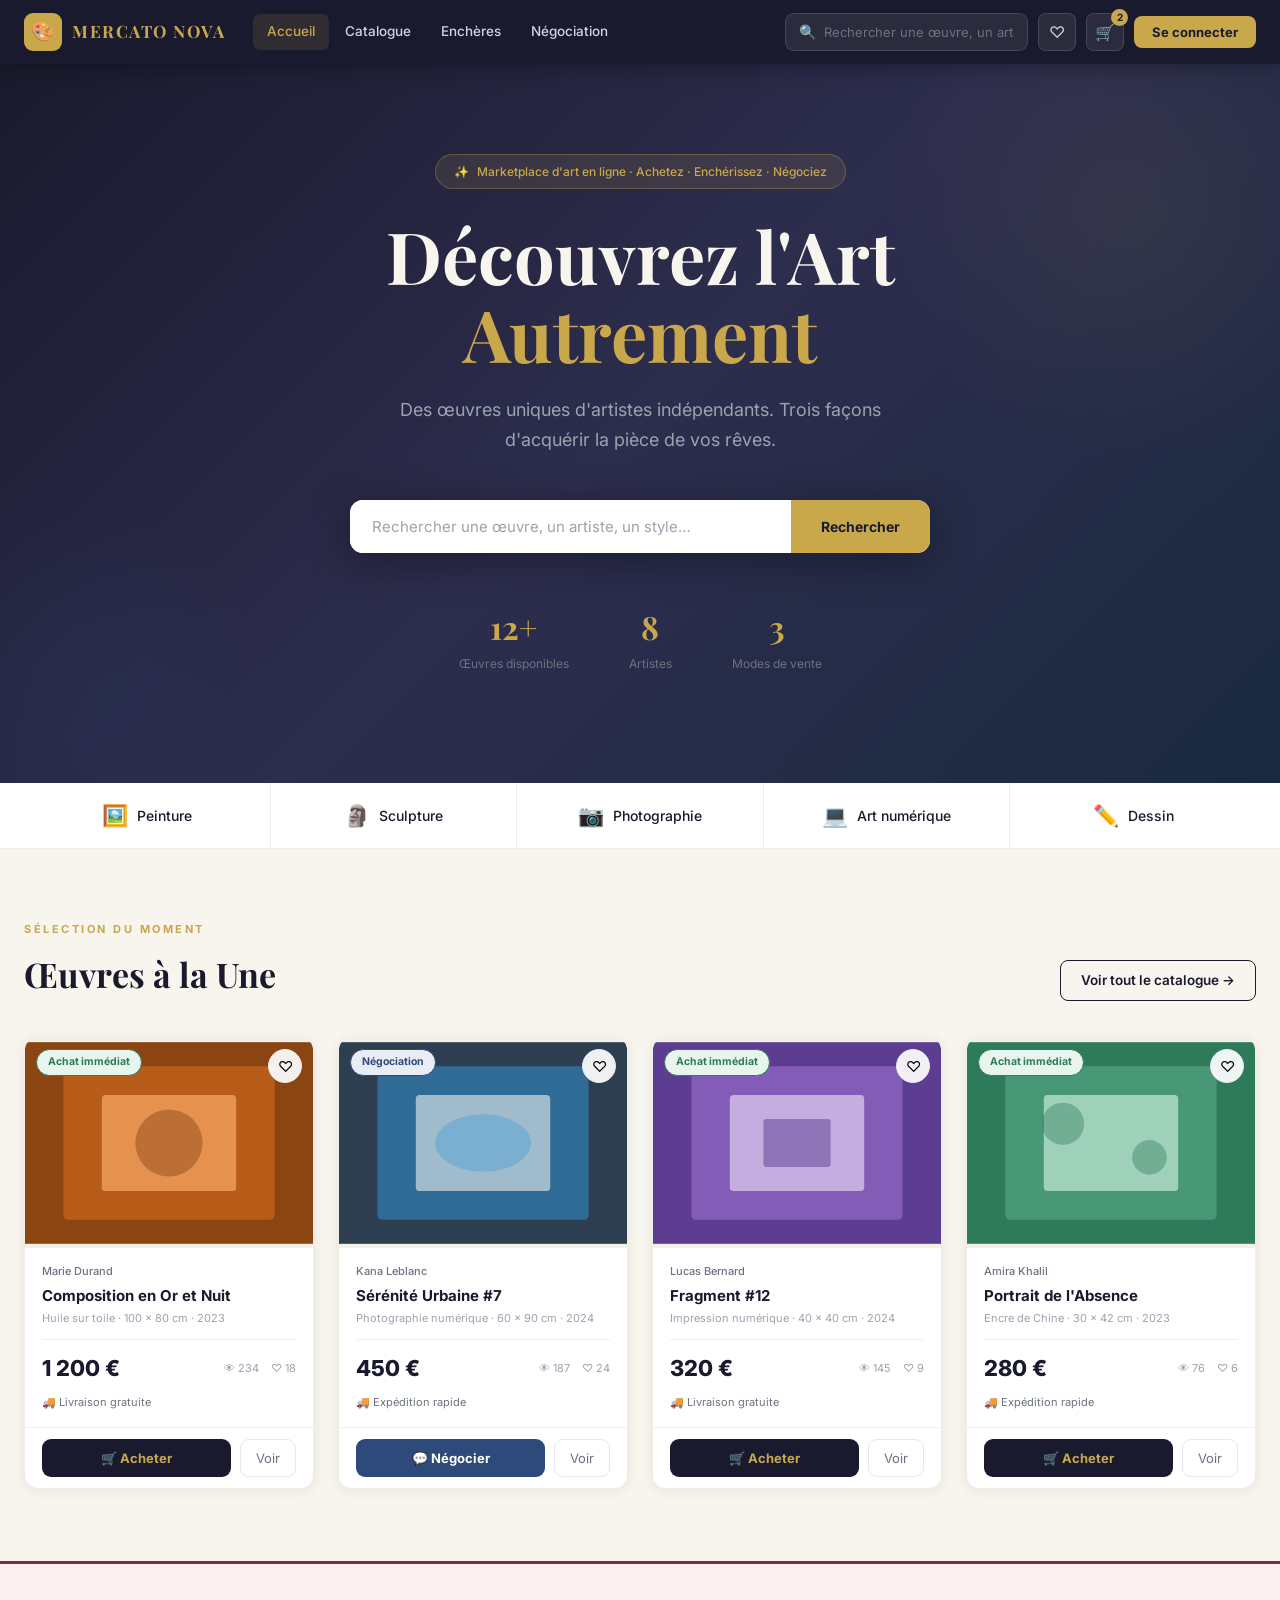
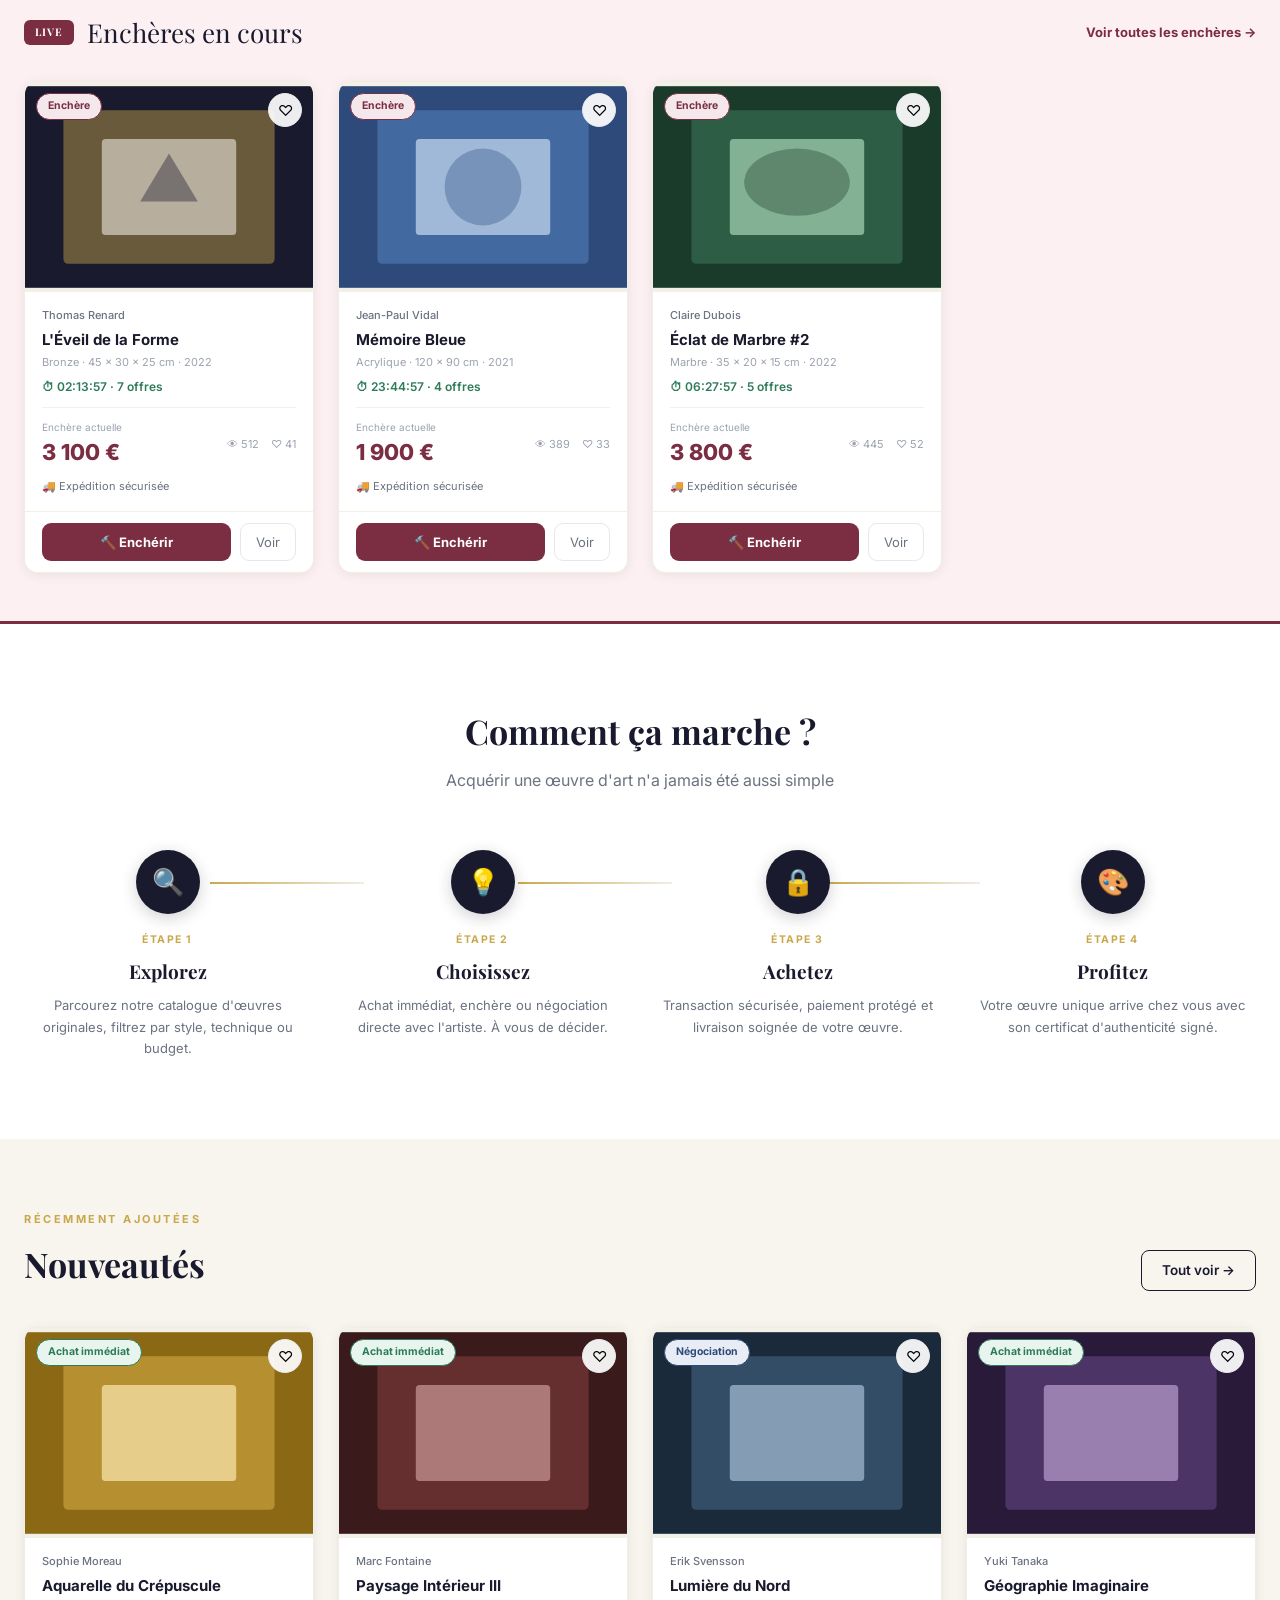
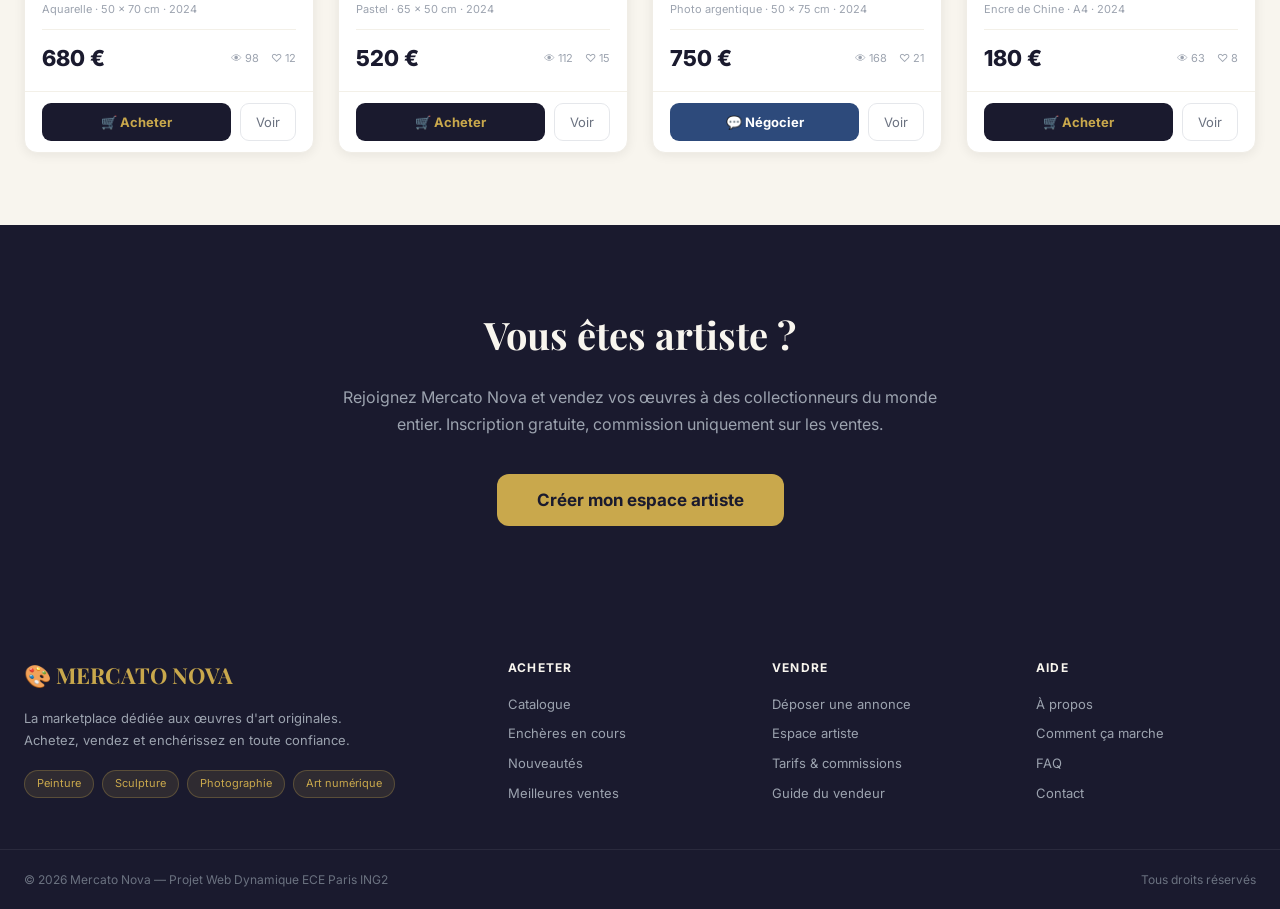
<file: index.html>
<!DOCTYPE html>
<html lang="fr">
<head>
  <meta charset="UTF-8" />
  <meta name="viewport" content="width=device-width, initial-scale=1.0" />
  <title>Mercato Nova — Marketplace d'Art</title>
  <link rel="preconnect" href="https://fonts.googleapis.com" />
  <link href="https://fonts.googleapis.com/css2?family=Inter:wght@400;500;600;700;800&family=Playfair+Display:ital,wght@0,700;1,400&display=swap" rel="stylesheet" />
  <style>
    *, *::before, *::after { box-sizing: border-box; margin: 0; padding: 0; }
    :root {
      --noir:     #1A1A2E;
      --noir-2:   #2D2D4E;
      --or:       #C9A84C;
      --or-clair: #E8C96A;
      --fond:     #F8F5EE;
      --blanc:    #FFFFFF;
      --gris:     #6B7280;
      --gris-c:   #F3F0E8;
      --bordeau:  #7B2D42;
      --vert:     #2D7B5A;
      --bleu:     #2D4A7B;
      --shadow-s: 0 2px 12px rgba(0,0,0,0.07);
      --shadow-m: 0 4px 24px rgba(0,0,0,0.10);
      --shadow-l: 0 12px 40px rgba(0,0,0,0.15);
      --radius:   10px;
      --radius-l: 16px;
      --trans:    0.22s ease;
    }
    html { scroll-behavior: smooth; }
    body { font-family: 'Inter', 'Segoe UI', Arial, sans-serif; background: var(--fond); color: var(--noir); line-height: 1.6; }
    a { text-decoration: none; color: inherit; }
    button { cursor: pointer; border: none; font-family: inherit; }
    img { max-width: 100%; display: block; }

    .navbar {
      position: sticky; top: 0; z-index: 100;
      background: var(--noir);
      box-shadow: 0 2px 20px rgba(0,0,0,0.35);
    }
    .navbar__inner {
      max-width: 1280px; margin: 0 auto;
      display: flex; align-items: center;
      padding: 0 24px; height: 64px; gap: 28px;
    }
    .navbar__logo {
      display: flex; align-items: center; gap: 10px;
      text-decoration: none; flex-shrink: 0;
    }
    .navbar__logo-icon {
      width: 38px; height: 38px; background: var(--or);
      border-radius: 9px; display: flex; align-items: center;
      justify-content: center; font-size: 19px;
    }
    .navbar__logo-text {
      font-family: 'Playfair Display', Georgia, serif;
      font-size: 17px; font-weight: 700;
      color: var(--or); letter-spacing: 1.5px;
    }
    .navbar__links { display: flex; gap: 2px; flex: 1; }
    .navbar__link {
      padding: 7px 14px; border-radius: 7px;
      font-size: 13.5px; font-weight: 500;
      color: #D1D5DB; background: transparent;
      transition: all var(--trans); white-space: nowrap;
    }
    .navbar__link:hover, .navbar__link--active {
      color: var(--or);
      background: rgba(201,168,76,0.12);
    }
    .navbar__right { display: flex; align-items: center; gap: 10px; margin-left: auto; }
    .navbar__search {
      display: flex; align-items: center;
      background: rgba(255,255,255,0.08);
      border: 1px solid rgba(255,255,255,0.12);
      border-radius: 9px; padding: 7px 13px; gap: 8px;
    }
    .navbar__search input {
      background: transparent; border: none; outline: none;
      color: #F8F5EE; font-size: 13px; width: 190px;
      font-family: inherit;
    }
    .navbar__search input::placeholder { color: #6B7280; }
    .navbar__icon-btn {
      background: rgba(255,255,255,0.08);
      border: 1px solid rgba(255,255,255,0.12);
      border-radius: 8px; width: 38px; height: 38px;
      display: flex; align-items: center; justify-content: center;
      color: #D1D5DB; font-size: 16px; cursor: pointer;
      transition: all var(--trans); position: relative;
    }
    .navbar__icon-btn:hover { background: rgba(255,255,255,0.15); color: var(--or); }
    .navbar__badge {
      position: absolute; top: -5px; right: -5px;
      background: var(--or); color: var(--noir);
      border-radius: 50%; width: 17px; height: 17px;
      font-size: 10px; font-weight: 700;
      display: flex; align-items: center; justify-content: center;
    }
    .navbar__login {
      background: var(--or); color: var(--noir);
      border-radius: 8px; padding: 8px 18px;
      font-size: 13px; font-weight: 700;
      transition: all var(--trans);
    }
    .navbar__login:hover { background: var(--or-clair); }

    .hero {
      background: linear-gradient(135deg, #1A1A2E 0%, #2D2D4E 50%, #1A2A3E 100%);
      padding: 90px 24px 110px;
      position: relative; overflow: hidden;
    }
    .hero__circle-1 {
      position: absolute; top: -100px; right: -100px;
      width: 500px; height: 500px; border-radius: 50%;
      background: radial-gradient(circle, rgba(201,168,76,0.08) 0%, transparent 70%);
      pointer-events: none;
    }
    .hero__circle-2 {
      position: absolute; bottom: -80px; left: -80px;
      width: 350px; height: 350px; border-radius: 50%;
      background: radial-gradient(circle, rgba(45,74,123,0.15) 0%, transparent 70%);
      pointer-events: none;
    }
    .hero__inner {
      max-width: 820px; margin: 0 auto;
      text-align: center; position: relative; z-index: 1;
    }
    .hero__pill {
      display: inline-flex; align-items: center; gap: 8px;
      background: rgba(201,168,76,0.12);
      border: 1px solid rgba(201,168,76,0.3);
      border-radius: 24px; padding: 7px 18px; margin-bottom: 28px;
      font-size: 12px; color: var(--or); font-weight: 500;
    }
    .hero__title {
      font-family: 'Playfair Display', Georgia, serif;
      font-size: clamp(38px, 7vw, 72px);
      font-weight: 700; color: #F8F5EE;
      line-height: 1.08; margin-bottom: 22px;
    }
    .hero__title span { color: var(--or); }
    .hero__subtitle {
      font-size: 18px; color: #9CA3AF;
      margin: 0 auto 44px; line-height: 1.7;
      max-width: 560px;
    }
    .hero__search-wrap {
      display: flex; max-width: 580px; margin: 0 auto 48px;
      background: var(--blanc); border-radius: 13px; overflow: hidden;
      box-shadow: 0 8px 40px rgba(0,0,0,0.35);
    }
    .hero__search-wrap input {
      flex: 1; border: none; outline: none;
      padding: 17px 22px; font-size: 15px; color: var(--noir);
      font-family: inherit;
    }
    .hero__search-wrap input::placeholder { color: #9CA3AF; }
    .hero__search-btn {
      background: var(--or); border: none;
      padding: 0 30px; color: var(--noir);
      font-weight: 700; font-size: 14px;
      cursor: pointer; transition: background var(--trans);
      white-space: nowrap;
    }
    .hero__search-btn:hover { background: var(--or-clair); }
    .hero__stats { display: flex; justify-content: center; gap: 60px; }
    .hero__stat-num {
      font-family: 'Playfair Display', Georgia, serif;
      font-size: 32px; font-weight: 700; color: var(--or);
    }
    .hero__stat-label { font-size: 12px; color: #6B7280; margin-top: 2px; }

    .cats {
      background: var(--blanc);
      border-bottom: 1px solid #F0EDE6;
      box-shadow: var(--shadow-s);
    }
    .cats__inner { max-width: 1280px; margin: 0 auto; padding: 0 24px; display: flex; }
    .cats__btn {
      flex: 1; display: flex; align-items: center;
      justify-content: center; gap: 9px;
      padding: 20px 0; background: transparent; border: none;
      border-right: 1px solid #F0EDE6;
      font-size: 14px; font-weight: 500; color: var(--noir);
      cursor: pointer; transition: all var(--trans);
    }
    .cats__btn:last-child { border-right: none; }
    .cats__btn:hover { background: var(--fond); color: var(--or); }
    .cats__btn .cats__icon { font-size: 21px; }

    .section { padding: 72px 24px; }
    .section--dark { background: var(--blanc); }
    .section--fond { background: var(--fond); }
    .section__inner { max-width: 1280px; margin: 0 auto; }
    .section__eyebrow {
      font-size: 11px; color: var(--or); font-weight: 700;
      letter-spacing: 2.5px; text-transform: uppercase; margin-bottom: 8px;
    }
    .section__title {
      font-family: 'Playfair Display', Georgia, serif;
      font-size: 34px; color: var(--noir); margin-bottom: 0;
    }
    .section__head {
      display: flex; align-items: flex-end;
      justify-content: space-between; margin-bottom: 36px;
    }
    .section__link {
      font-size: 13.5px; color: var(--noir); font-weight: 600;
      border: 1.5px solid var(--noir); border-radius: 8px;
      padding: 9px 20px; transition: all var(--trans);
      white-space: nowrap; margin-left: 20px;
    }
    .section__link:hover { background: var(--noir); color: var(--or); }

    .grid {
      display: grid;
      grid-template-columns: repeat(auto-fill, minmax(272px, 1fr));
      gap: 24px;
    }
    .grid--4 { grid-template-columns: repeat(4, 1fr); }

    .card {
      background: var(--blanc); border-radius: 13px;
      overflow: hidden; border: 1px solid #F0EDE6;
      box-shadow: var(--shadow-s);
      transition: transform var(--trans), box-shadow var(--trans);
      display: flex; flex-direction: column;
    }
    .card:hover { transform: translateY(-5px); box-shadow: var(--shadow-l); }
    .card__img {
      position: relative; height: 210px;
      overflow: hidden; background: var(--gris-c);
    }
    .card__img svg { width: 100%; height: 100%; }
    .card__badge {
      position: absolute; top: 11px; left: 11px;
      padding: 4px 11px; border-radius: 20px;
      font-size: 10.5px; font-weight: 700;
      border: 1px solid currentColor;
    }
    .card__badge--immediat { color: var(--vert); background: #E8F5EF; }
    .card__badge--enchere  { color: var(--bordeau); background: #F5E8EC; }
    .card__badge--nego     { color: var(--bleu); background: #E8EDF5; }
    .card__fav {
      position: absolute; top: 11px; right: 11px;
      background: rgba(255,255,255,0.92); border: 1px solid #E5E7EB;
      border-radius: 50%; width: 34px; height: 34px;
      display: flex; align-items: center; justify-content: center;
      font-size: 15px; cursor: pointer;
      transition: all var(--trans);
    }
    .card__fav:hover { border-color: var(--bordeau); background: #FFF0F3; }
    .card__body {
      padding: 15px 17px; flex: 1;
      display: flex; flex-direction: column; gap: 5px;
    }
    .card__artist { font-size: 11px; color: var(--gris); font-weight: 500; }
    .card__title  { font-size: 15px; font-weight: 700; color: var(--noir); line-height: 1.3; }
    .card__meta   { font-size: 11px; color: #9CA3AF; }
    .card__timer  { font-size: 12px; color: var(--vert); font-weight: 600; }
    .card__timer--urgent { color: var(--bordeau); }
    .card__divider { height: 1px; background: #F3F0E8; margin: 6px 0; }
    .card__price-row { display: flex; align-items: center; justify-content: space-between; }
    .card__price-label { font-size: 10px; color: #9CA3AF; }
    .card__price { font-size: 22px; font-weight: 800; color: var(--noir); }
    .card__price--enchere { color: var(--bordeau); }
    .card__stats { display: flex; gap: 12px; font-size: 11px; color: #9CA3AF; }
    .card__ship  { font-size: 11px; color: var(--gris); margin-top: 3px; }
    .card__footer { padding: 11px 17px; border-top: 1px solid #F3F0E8; display: flex; gap: 9px; }
    .btn-primary {
      flex: 1; border-radius: 9px; padding: 10px 0;
      font-size: 13px; font-weight: 700;
      color: var(--blanc); cursor: pointer;
      transition: opacity var(--trans); border: none;
    }
    .btn-primary:hover { opacity: 0.88; }
    .btn-primary--noir    { background: var(--noir); color: var(--or); }
    .btn-primary--bordeau { background: var(--bordeau); }
    .btn-primary--bleu    { background: var(--bleu); }
    .btn-secondary {
      background: transparent; color: var(--gris);
      border: 1.5px solid #E5E7EB; border-radius: 9px;
      padding: 10px 15px; font-size: 13px; cursor: pointer;
      transition: all var(--trans);
    }
    .btn-secondary:hover { border-color: var(--noir); color: var(--noir); }

    .encheres-band {
      background: #FDF0F3;
      border-top: 3px solid var(--bordeau);
      border-bottom: 3px solid var(--bordeau);
      padding: 48px 24px;
    }
    .encheres-band__inner { max-width: 1280px; margin: 0 auto; }
    .encheres-band__head {
      display: flex; align-items: center;
      justify-content: space-between; margin-bottom: 28px;
    }
    .live-badge {
      background: var(--bordeau); color: var(--blanc);
      padding: 4px 11px; border-radius: 6px;
      font-size: 10.5px; font-weight: 700; letter-spacing: 1px;
    }
    .encheres-band__title {
      font-family: 'Playfair Display', Georgia, serif;
      font-size: 26px; color: var(--noir);
      display: flex; align-items: center; gap: 13px;
    }
    .encheres-band__link { font-size: 13px; color: var(--bordeau); font-weight: 700; }
    .encheres-band__link:hover { text-decoration: underline; }

    .how { padding: 80px 24px; background: var(--blanc); }
    .how__inner { max-width: 1280px; margin: 0 auto; }
    .how__header { text-align: center; margin-bottom: 56px; }
    .how__subtitle { color: var(--gris); font-size: 16px; margin-top: 10px; }
    .how__grid {
      display: grid; grid-template-columns: repeat(4,1fr); gap: 28px;
      position: relative;
    }
    .how__step { text-align: center; }
    .how__icon-wrap {
      width: 64px; height: 64px; border-radius: 50%;
      background: var(--noir);
      display: flex; align-items: center; justify-content: center;
      font-size: 26px; margin: 0 auto 18px;
      position: relative; z-index: 1;
      box-shadow: 0 4px 16px rgba(26,26,46,0.2);
    }
    .how__num {
      font-size: 10.5px; color: var(--or); font-weight: 700;
      letter-spacing: 1.5px; text-transform: uppercase; margin-bottom: 7px;
    }
    .how__step-title {
      font-family: 'Playfair Display', Georgia, serif;
      font-size: 19px; color: var(--noir); margin-bottom: 9px;
    }
    .how__step-desc { font-size: 13px; color: var(--gris); line-height: 1.65; }
    .how__connector {
      position: absolute; top: 32px; height: 2px;
      background: linear-gradient(90deg, var(--or), #F0EDE6);
      z-index: 0;
    }

    .cta-artiste { background: var(--noir); padding: 80px 24px; text-align: center; }
    .cta-artiste__inner { max-width: 620px; margin: 0 auto; }
    .cta-artiste__title {
      font-family: 'Playfair Display', Georgia, serif;
      font-size: 38px; color: #F8F5EE; margin-bottom: 18px;
    }
    .cta-artiste__subtitle { color: #9CA3AF; font-size: 16px; margin-bottom: 36px; line-height: 1.7; }
    .cta-artiste__btn {
      background: var(--or); color: var(--noir);
      border: none; border-radius: 12px;
      padding: 16px 40px; font-size: 17px; font-weight: 700;
      cursor: pointer; transition: background var(--trans);
    }
    .cta-artiste__btn:hover { background: var(--or-clair); }

    .footer { background: var(--noir); color: #D1D5DB; }
    .footer__grid {
      max-width: 1280px; margin: 0 auto;
      padding: 52px 24px 36px;
      display: grid;
      grid-template-columns: 2fr 1fr 1fr 1fr;
      gap: 44px;
    }
    .footer__logo {
      font-family: 'Playfair Display', Georgia, serif;
      font-size: 22px; font-weight: 700; color: var(--or);
      margin-bottom: 13px; display: flex; align-items: center; gap: 9px;
    }
    .footer__tagline { font-size: 13px; color: #9CA3AF; line-height: 1.75; margin-bottom: 18px; }
    .footer__tags { display: flex; gap: 8px; flex-wrap: wrap; }
    .footer__tag {
      background: rgba(201,168,76,0.12);
      color: var(--or); border: 1px solid rgba(201,168,76,0.28);
      border-radius: 20px; padding: 4px 12px; font-size: 11px;
    }
    .footer__col-title {
      font-size: 12px; font-weight: 700; color: #F8F5EE;
      text-transform: uppercase; letter-spacing: 1.2px; margin-bottom: 16px;
    }
    .footer__col-link { display: block; font-size: 13px; color: #9CA3AF; margin-bottom: 9px; transition: color var(--trans); }
    .footer__col-link:hover { color: var(--or); }
    .footer__bar {
      border-top: 1px solid rgba(255,255,255,0.07);
      padding: 20px 24px;
      max-width: 1280px; margin: 0 auto;
      display: flex; justify-content: space-between;
      font-size: 12px; color: #6B7280;
    }

    @media (max-width: 1024px) {
      .how__grid { grid-template-columns: repeat(2,1fr); }
      .footer__grid { grid-template-columns: 1fr 1fr; }
      .grid--4 { grid-template-columns: repeat(2,1fr); }
    }
    @media (max-width: 768px) {
      .navbar__search { display: none; }
      .navbar__links { display: none; }
      .hero { padding: 60px 20px 80px; }
      .hero__stats { gap: 28px; }
      .cats__btn span:not(.cats__icon) { display: none; }
      .how__grid { grid-template-columns: 1fr; }
      .footer__grid { grid-template-columns: 1fr; }
      .grid, .grid--4 { grid-template-columns: 1fr 1fr; }
      .section__head { flex-direction: column; align-items: flex-start; gap: 14px; }
    }
    @media (max-width: 480px) {
      .grid, .grid--4 { grid-template-columns: 1fr; }
    }
  </style>
</head>
<body>

  <nav class="navbar">
    <div class="navbar__inner">
      <a href="index.html" class="navbar__logo">
        <div class="navbar__logo-icon">🎨</div>
        <span class="navbar__logo-text">MERCATO NOVA</span>
      </a>
      <div class="navbar__links">
        <a href="index.html"     class="navbar__link navbar__link--active">Accueil</a>
        <a href="catalogue.html" class="navbar__link">Catalogue</a>
        <a href="encheres.html"    class="navbar__link">Enchères</a>
        <a href="negociation.html" class="navbar__link">Négociation</a>
      </div>
      <div class="navbar__right">
        <div class="navbar__search">
          <span style="color:#9CA3AF;font-size:14px;">🔍</span>
          <input type="text" placeholder="Rechercher une œuvre, un artiste…" />
        </div>
        <button class="navbar__icon-btn" title="Favoris">♡</button>
        <a href="panier.html"><button class="navbar__icon-btn" title="Panier">
          🛒
          <span class="navbar__badge">2</span>
        </button></a>
        <a href="login.html"><button class="navbar__login">Se connecter</button></a>
      </div>
    </div>
  </nav>

  <section class="hero">
    <div class="hero__circle-1"></div>
    <div class="hero__circle-2"></div>
    <div class="hero__inner">
      <div class="hero__pill">
        ✨ <span>Marketplace d'art en ligne · Achetez · Enchérissez · Négociez</span>
      </div>
      <h1 class="hero__title">
        Découvrez l'Art<br>
        <span>Autrement</span>
      </h1>
      <p class="hero__subtitle">
        Des œuvres uniques d'artistes indépendants. Trois façons d'acquérir la pièce de vos rêves.
      </p>
      <form class="hero__search-wrap" onsubmit="event.preventDefault(); window.location='catalogue.html?q='+this.querySelector('input').value">
        <input type="text" placeholder="Rechercher une œuvre, un artiste, un style…" />
        <button type="submit" class="hero__search-btn">Rechercher</button>
      </form>
      <div class="hero__stats">
        <div>
          <div class="hero__stat-num">12+</div>
          <div class="hero__stat-label">Œuvres disponibles</div>
        </div>
        <div>
          <div class="hero__stat-num">8</div>
          <div class="hero__stat-label">Artistes</div>
        </div>
        <div>
          <div class="hero__stat-num">3</div>
          <div class="hero__stat-label">Modes de vente</div>
        </div>
      </div>
    </div>
  </section>

  <div class="cats">
    <div class="cats__inner">
      <button class="cats__btn" onclick="window.location='catalogue.html?cat=peinture'">
        <span class="cats__icon">🖼️</span><span>Peinture</span>
      </button>
      <button class="cats__btn" onclick="window.location='catalogue.html?cat=sculpture'">
        <span class="cats__icon">🗿</span><span>Sculpture</span>
      </button>
      <button class="cats__btn" onclick="window.location='catalogue.html?cat=photo'">
        <span class="cats__icon">📷</span><span>Photographie</span>
      </button>
      <button class="cats__btn" onclick="window.location='catalogue.html?cat=numerique'">
        <span class="cats__icon">💻</span><span>Art numérique</span>
      </button>
      <button class="cats__btn" onclick="window.location='catalogue.html?cat=dessin'">
        <span class="cats__icon">✏️</span><span>Dessin</span>
      </button>
    </div>
  </div>

  <section class="section section--fond">
    <div class="section__inner">
      <div class="section__head">
        <div>
          <div class="section__eyebrow">Sélection du moment</div>
          <h2 class="section__title">Œuvres à la Une</h2>
        </div>
        <a href="catalogue.html" class="section__link">Voir tout le catalogue →</a>
      </div>
      <div class="grid">

        <div class="card">
          <div class="card__img">
            <svg viewBox="0 0 300 210" xmlns="http://www.w3.org/2000/svg">
              <rect width="300" height="210" fill="#8B4513"/>
              <rect x="40" y="25" width="220" height="160" fill="#D2691E" rx="5" opacity="0.65"/>
              <rect x="80" y="55" width="140" height="100" fill="#F4A460" rx="4" opacity="0.75"/>
              <circle cx="150" cy="105" r="35" fill="#8B4513" opacity="0.45"/>
            </svg>
            <span class="card__badge card__badge--immediat">Achat immédiat</span>
            <button class="card__fav">♡</button>
          </div>
          <div class="card__body">
            <div class="card__artist">Marie Durand</div>
            <div class="card__title">Composition en Or et Nuit</div>
            <div class="card__meta">Huile sur toile · 100 × 80 cm · 2023</div>
            <div class="card__divider"></div>
            <div class="card__price-row">
              <div class="card__price">1 200 €</div>
              <div class="card__stats"><span>👁 234</span><span>♡ 18</span></div>
            </div>
            <div class="card__ship">🚚 Livraison gratuite</div>
          </div>
          <div class="card__footer">
            <button class="btn-primary btn-primary--noir">🛒 Acheter</button>
            <button class="btn-secondary">Voir</button>
          </div>
        </div>

        <div class="card">
          <div class="card__img">
            <svg viewBox="0 0 300 210" xmlns="http://www.w3.org/2000/svg">
              <rect width="300" height="210" fill="#2C3E50"/>
              <rect x="40" y="25" width="220" height="160" fill="#3498DB" rx="5" opacity="0.5"/>
              <rect x="80" y="55" width="140" height="100" fill="#ECF0F1" rx="4" opacity="0.6"/>
              <ellipse cx="150" cy="105" rx="50" ry="30" fill="#3498DB" opacity="0.35"/>
            </svg>
            <span class="card__badge card__badge--nego">Négociation</span>
            <button class="card__fav">♡</button>
          </div>
          <div class="card__body">
            <div class="card__artist">Kana Leblanc</div>
            <div class="card__title">Sérénité Urbaine #7</div>
            <div class="card__meta">Photographie numérique · 60 × 90 cm · 2024</div>
            <div class="card__divider"></div>
            <div class="card__price-row">
              <div class="card__price">450 €</div>
              <div class="card__stats"><span>👁 187</span><span>♡ 24</span></div>
            </div>
            <div class="card__ship">🚚 Expédition rapide</div>
          </div>
          <div class="card__footer">
            <button class="btn-primary btn-primary--bleu">💬 Négocier</button>
            <button class="btn-secondary">Voir</button>
          </div>
        </div>

        <div class="card">
          <div class="card__img">
            <svg viewBox="0 0 300 210" xmlns="http://www.w3.org/2000/svg">
              <rect width="300" height="210" fill="#5C3D91"/>
              <rect x="40" y="25" width="220" height="160" fill="#9B72D0" rx="5" opacity="0.6"/>
              <rect x="80" y="55" width="140" height="100" fill="#E8D9F5" rx="4" opacity="0.65"/>
              <rect x="115" y="80" width="70" height="50" fill="#5C3D91" rx="3" opacity="0.5"/>
            </svg>
            <span class="card__badge card__badge--immediat">Achat immédiat</span>
            <button class="card__fav">♡</button>
          </div>
          <div class="card__body">
            <div class="card__artist">Lucas Bernard</div>
            <div class="card__title">Fragment #12</div>
            <div class="card__meta">Impression numérique · 40 × 40 cm · 2024</div>
            <div class="card__divider"></div>
            <div class="card__price-row">
              <div class="card__price">320 €</div>
              <div class="card__stats"><span>👁 145</span><span>♡ 9</span></div>
            </div>
            <div class="card__ship">🚚 Livraison gratuite</div>
          </div>
          <div class="card__footer">
            <button class="btn-primary btn-primary--noir">🛒 Acheter</button>
            <button class="btn-secondary">Voir</button>
          </div>
        </div>

        <div class="card">
          <div class="card__img">
            <svg viewBox="0 0 300 210" xmlns="http://www.w3.org/2000/svg">
              <rect width="300" height="210" fill="#2D7B5A"/>
              <rect x="40" y="25" width="220" height="160" fill="#5BAA8A" rx="5" opacity="0.6"/>
              <rect x="80" y="55" width="140" height="100" fill="#C4E8D8" rx="4" opacity="0.7"/>
              <circle cx="100" cy="85" r="22" fill="#2D7B5A" opacity="0.4"/>
              <circle cx="190" cy="120" r="18" fill="#2D7B5A" opacity="0.4"/>
            </svg>
            <span class="card__badge card__badge--immediat">Achat immédiat</span>
            <button class="card__fav">♡</button>
          </div>
          <div class="card__body">
            <div class="card__artist">Amira Khalil</div>
            <div class="card__title">Portrait de l'Absence</div>
            <div class="card__meta">Encre de Chine · 30 × 42 cm · 2023</div>
            <div class="card__divider"></div>
            <div class="card__price-row">
              <div class="card__price">280 €</div>
              <div class="card__stats"><span>👁 76</span><span>♡ 6</span></div>
            </div>
            <div class="card__ship">🚚 Expédition rapide</div>
          </div>
          <div class="card__footer">
            <button class="btn-primary btn-primary--noir">🛒 Acheter</button>
            <button class="btn-secondary">Voir</button>
          </div>
        </div>

      </div>
    </div>
  </section>

  <section class="encheres-band">
    <div class="encheres-band__inner">
      <div class="encheres-band__head">
        <div class="encheres-band__title">
          <span class="live-badge">LIVE</span>
          Enchères en cours
        </div>
        <a href="#" class="encheres-band__link">Voir toutes les enchères →</a>
      </div>
      <div class="grid">

        <div class="card">
          <div class="card__img">
            <svg viewBox="0 0 300 210" xmlns="http://www.w3.org/2000/svg">
              <rect width="300" height="210" fill="#1A1A2E"/>
              <rect x="40" y="25" width="220" height="160" fill="#C9A84C" rx="5" opacity="0.45"/>
              <rect x="80" y="55" width="140" height="100" fill="#F8F5EE" rx="4" opacity="0.55"/>
              <polygon points="150,70 180,120 120,120" fill="#1A1A2E" opacity="0.4"/>
            </svg>
            <span class="card__badge card__badge--enchere">Enchère</span>
            <button class="card__fav">♡</button>
          </div>
          <div class="card__body">
            <div class="card__artist">Thomas Renard</div>
            <div class="card__title">L'Éveil de la Forme</div>
            <div class="card__meta">Bronze · 45 × 30 × 25 cm · 2022</div>
            <div class="card__timer card__timer--urgent" id="timer1">⏱ 02:14:32 · 7 offres</div>
            <div class="card__divider"></div>
            <div class="card__price-row">
              <div>
                <div class="card__price-label">Enchère actuelle</div>
                <div class="card__price card__price--enchere">3 100 €</div>
              </div>
              <div class="card__stats"><span>👁 512</span><span>♡ 41</span></div>
            </div>
            <div class="card__ship">🚚 Expédition sécurisée</div>
          </div>
          <div class="card__footer">
            <button class="btn-primary btn-primary--bordeau">🔨 Enchérir</button>
            <button class="btn-secondary">Voir</button>
          </div>
        </div>

        <div class="card">
          <div class="card__img">
            <svg viewBox="0 0 300 210" xmlns="http://www.w3.org/2000/svg">
              <rect width="300" height="210" fill="#2D4A7B"/>
              <rect x="40" y="25" width="220" height="160" fill="#5B8AC5" rx="5" opacity="0.5"/>
              <rect x="80" y="55" width="140" height="100" fill="#D4E4F7" rx="4" opacity="0.65"/>
              <circle cx="150" cy="105" r="40" fill="#2D4A7B" opacity="0.35"/>
            </svg>
            <span class="card__badge card__badge--enchere">Enchère</span>
            <button class="card__fav">♡</button>
          </div>
          <div class="card__body">
            <div class="card__artist">Jean-Paul Vidal</div>
            <div class="card__title">Mémoire Bleue</div>
            <div class="card__meta">Acrylique · 120 × 90 cm · 2021</div>
            <div class="card__timer" id="timer2">⏱ 23:45:10 · 4 offres</div>
            <div class="card__divider"></div>
            <div class="card__price-row">
              <div>
                <div class="card__price-label">Enchère actuelle</div>
                <div class="card__price card__price--enchere">1 900 €</div>
              </div>
              <div class="card__stats"><span>👁 389</span><span>♡ 33</span></div>
            </div>
            <div class="card__ship">🚚 Expédition sécurisée</div>
          </div>
          <div class="card__footer">
            <button class="btn-primary btn-primary--bordeau">🔨 Enchérir</button>
            <button class="btn-secondary">Voir</button>
          </div>
        </div>

        <div class="card">
          <div class="card__img">
            <svg viewBox="0 0 300 210" xmlns="http://www.w3.org/2000/svg">
              <rect width="300" height="210" fill="#1A3A2A"/>
              <rect x="40" y="25" width="220" height="160" fill="#3D7A5A" rx="5" opacity="0.55"/>
              <rect x="80" y="55" width="140" height="100" fill="#A8D5B5" rx="4" opacity="0.7"/>
              <ellipse cx="150" cy="100" rx="55" ry="35" fill="#1A3A2A" opacity="0.35"/>
            </svg>
            <span class="card__badge card__badge--enchere">Enchère</span>
            <button class="card__fav">♡</button>
          </div>
          <div class="card__body">
            <div class="card__artist">Claire Dubois</div>
            <div class="card__title">Éclat de Marbre #2</div>
            <div class="card__meta">Marbre · 35 × 20 × 15 cm · 2022</div>
            <div class="card__timer" id="timer3">⏱ 06:28:05 · 5 offres</div>
            <div class="card__divider"></div>
            <div class="card__price-row">
              <div>
                <div class="card__price-label">Enchère actuelle</div>
                <div class="card__price card__price--enchere">3 800 €</div>
              </div>
              <div class="card__stats"><span>👁 445</span><span>♡ 52</span></div>
            </div>
            <div class="card__ship">🚚 Expédition sécurisée</div>
          </div>
          <div class="card__footer">
            <button class="btn-primary btn-primary--bordeau">🔨 Enchérir</button>
            <button class="btn-secondary">Voir</button>
          </div>
        </div>

      </div>
    </div>
  </section>

  <section class="how">
    <div class="how__inner">
      <div class="how__header">
        <h2 class="section__title">Comment ça marche ?</h2>
        <p class="how__subtitle">Acquérir une œuvre d'art n'a jamais été aussi simple</p>
      </div>
      <div class="how__grid">
        <div class="how__connector" style="left:calc(12.5% + 32px);right:calc(75% - 32px);top:32px;"></div>
        <div class="how__connector" style="left:calc(37.5% + 32px);right:calc(50% - 32px);top:32px;"></div>
        <div class="how__connector" style="left:calc(62.5% + 32px);right:calc(25% - 32px);top:32px;"></div>
        <div class="how__step">
          <div class="how__icon-wrap">🔍</div>
          <div class="how__num">Étape 1</div>
          <h3 class="how__step-title">Explorez</h3>
          <p class="how__step-desc">Parcourez notre catalogue d'œuvres originales, filtrez par style, technique ou budget.</p>
        </div>
        <div class="how__step">
          <div class="how__icon-wrap">💡</div>
          <div class="how__num">Étape 2</div>
          <h3 class="how__step-title">Choisissez</h3>
          <p class="how__step-desc">Achat immédiat, enchère ou négociation directe avec l'artiste. À vous de décider.</p>
        </div>
        <div class="how__step">
          <div class="how__icon-wrap">🔒</div>
          <div class="how__num">Étape 3</div>
          <h3 class="how__step-title">Achetez</h3>
          <p class="how__step-desc">Transaction sécurisée, paiement protégé et livraison soignée de votre œuvre.</p>
        </div>
        <div class="how__step">
          <div class="how__icon-wrap">🎨</div>
          <div class="how__num">Étape 4</div>
          <h3 class="how__step-title">Profitez</h3>
          <p class="how__step-desc">Votre œuvre unique arrive chez vous avec son certificat d'authenticité signé.</p>
        </div>
      </div>
    </div>
  </section>

  <section class="section section--fond">
    <div class="section__inner">
      <div class="section__head">
        <div>
          <div class="section__eyebrow">Récemment ajoutées</div>
          <h2 class="section__title">Nouveautés</h2>
        </div>
        <a href="catalogue.html" class="section__link">Tout voir →</a>
      </div>
      <div class="grid grid--4">

        <div class="card">
          <div class="card__img">
            <svg viewBox="0 0 300 210" xmlns="http://www.w3.org/2000/svg">
              <rect width="300" height="210" fill="#8B6914"/>
              <rect x="40" y="25" width="220" height="160" fill="#D4A843" rx="5" opacity="0.6"/>
              <rect x="80" y="55" width="140" height="100" fill="#FBE9B0" rx="4" opacity="0.7"/>
            </svg>
            <span class="card__badge card__badge--immediat">Achat immédiat</span>
            <button class="card__fav">♡</button>
          </div>
          <div class="card__body">
            <div class="card__artist">Sophie Moreau</div>
            <div class="card__title">Aquarelle du Crépuscule</div>
            <div class="card__meta">Aquarelle · 50 × 70 cm · 2024</div>
            <div class="card__divider"></div>
            <div class="card__price-row">
              <div class="card__price">680 €</div>
              <div class="card__stats"><span>👁 98</span><span>♡ 12</span></div>
            </div>
          </div>
          <div class="card__footer">
            <button class="btn-primary btn-primary--noir">🛒 Acheter</button>
            <button class="btn-secondary">Voir</button>
          </div>
        </div>

        <div class="card">
          <div class="card__img">
            <svg viewBox="0 0 300 210" xmlns="http://www.w3.org/2000/svg">
              <rect width="300" height="210" fill="#3A1A1A"/>
              <rect x="40" y="25" width="220" height="160" fill="#8B4040" rx="5" opacity="0.55"/>
              <rect x="80" y="55" width="140" height="100" fill="#D4A0A0" rx="4" opacity="0.65"/>
            </svg>
            <span class="card__badge card__badge--immediat">Achat immédiat</span>
            <button class="card__fav">♡</button>
          </div>
          <div class="card__body">
            <div class="card__artist">Marc Fontaine</div>
            <div class="card__title">Paysage Intérieur III</div>
            <div class="card__meta">Pastel · 65 × 50 cm · 2024</div>
            <div class="card__divider"></div>
            <div class="card__price-row">
              <div class="card__price">520 €</div>
              <div class="card__stats"><span>👁 112</span><span>♡ 15</span></div>
            </div>
          </div>
          <div class="card__footer">
            <button class="btn-primary btn-primary--noir">🛒 Acheter</button>
            <button class="btn-secondary">Voir</button>
          </div>
        </div>

        <div class="card">
          <div class="card__img">
            <svg viewBox="0 0 300 210" xmlns="http://www.w3.org/2000/svg">
              <rect width="300" height="210" fill="#1A2A3A"/>
              <rect x="40" y="25" width="220" height="160" fill="#4A6A8A" rx="5" opacity="0.55"/>
              <rect x="80" y="55" width="140" height="100" fill="#B0C8E0" rx="4" opacity="0.65"/>
            </svg>
            <span class="card__badge card__badge--nego">Négociation</span>
            <button class="card__fav">♡</button>
          </div>
          <div class="card__body">
            <div class="card__artist">Erik Svensson</div>
            <div class="card__title">Lumière du Nord</div>
            <div class="card__meta">Photo argentique · 50 × 75 cm · 2024</div>
            <div class="card__divider"></div>
            <div class="card__price-row">
              <div class="card__price">750 €</div>
              <div class="card__stats"><span>👁 168</span><span>♡ 21</span></div>
            </div>
          </div>
          <div class="card__footer">
            <button class="btn-primary btn-primary--bleu">💬 Négocier</button>
            <button class="btn-secondary">Voir</button>
          </div>
        </div>

        <div class="card">
          <div class="card__img">
            <svg viewBox="0 0 300 210" xmlns="http://www.w3.org/2000/svg">
              <rect width="300" height="210" fill="#2A1A3A"/>
              <rect x="40" y="25" width="220" height="160" fill="#6A4A8A" rx="5" opacity="0.55"/>
              <rect x="80" y="55" width="140" height="100" fill="#C0A8D8" rx="4" opacity="0.65"/>
            </svg>
            <span class="card__badge card__badge--immediat">Achat immédiat</span>
            <button class="card__fav">♡</button>
          </div>
          <div class="card__body">
            <div class="card__artist">Yuki Tanaka</div>
            <div class="card__title">Géographie Imaginaire</div>
            <div class="card__meta">Encre de Chine · A4 · 2024</div>
            <div class="card__divider"></div>
            <div class="card__price-row">
              <div class="card__price">180 €</div>
              <div class="card__stats"><span>👁 63</span><span>♡ 8</span></div>
            </div>
          </div>
          <div class="card__footer">
            <button class="btn-primary btn-primary--noir">🛒 Acheter</button>
            <button class="btn-secondary">Voir</button>
          </div>
        </div>

      </div>
    </div>
  </section>

  <section class="cta-artiste">
    <div class="cta-artiste__inner">
      <h2 class="cta-artiste__title">Vous êtes artiste ?</h2>
      <p class="cta-artiste__subtitle">
        Rejoignez Mercato Nova et vendez vos œuvres à des collectionneurs du monde entier.
        Inscription gratuite, commission uniquement sur les ventes.
      </p>
      <button class="cta-artiste__btn">Créer mon espace artiste</button>
    </div>
  </section>

  <footer class="footer">
    <div class="footer__grid">
      <div>
        <div class="footer__logo">🎨 MERCATO NOVA</div>
        <p class="footer__tagline">La marketplace dédiée aux œuvres d'art originales.<br>Achetez, vendez et enchérissez en toute confiance.</p>
        <div class="footer__tags">
          <span class="footer__tag">Peinture</span>
          <span class="footer__tag">Sculpture</span>
          <span class="footer__tag">Photographie</span>
          <span class="footer__tag">Art numérique</span>
        </div>
      </div>
      <div>
        <div class="footer__col-title">Acheter</div>
        <a href="catalogue.html" class="footer__col-link">Catalogue</a>
        <a href="#" class="footer__col-link">Enchères en cours</a>
        <a href="#" class="footer__col-link">Nouveautés</a>
        <a href="#" class="footer__col-link">Meilleures ventes</a>
      </div>
      <div>
        <div class="footer__col-title">Vendre</div>
        <a href="#" class="footer__col-link">Déposer une annonce</a>
        <a href="#" class="footer__col-link">Espace artiste</a>
        <a href="#" class="footer__col-link">Tarifs & commissions</a>
        <a href="#" class="footer__col-link">Guide du vendeur</a>
      </div>
      <div>
        <div class="footer__col-title">Aide</div>
        <a href="#" class="footer__col-link">À propos</a>
        <a href="#" class="footer__col-link">Comment ça marche</a>
        <a href="#" class="footer__col-link">FAQ</a>
        <a href="#" class="footer__col-link">Contact</a>
      </div>
    </div>
    <div class="footer__bar">
      <span>© 2026 Mercato Nova — Projet Web Dynamique ECE Paris ING2</span>
      <span>Tous droits réservés</span>
    </div>
  </footer>

  <script>
    const timers = [
      { id: "timer1", end: Date.now() + 2*3600000 + 14*60000,  suffix: "7 offres", urgent: true  },
      { id: "timer2", end: Date.now() + 23*3600000 + 45*60000, suffix: "4 offres", urgent: false },
      { id: "timer3", end: Date.now() + 6*3600000 + 28*60000,  suffix: "5 offres", urgent: false },
    ];

    function pad(n) { return String(n).padStart(2, "0"); }

    function tickAll() {
      timers.forEach(t => {
        const el = document.getElementById(t.id);
        if (!el) return;
        const diff = t.end - Date.now();
        if (diff <= 0) { el.textContent = "⏱ Terminée · " + t.suffix; return; }
        const h = Math.floor(diff / 3600000);
        const m = Math.floor((diff % 3600000) / 60000);
        const s = Math.floor((diff % 60000) / 1000);
        el.textContent = `⏱ ${pad(h)}:${pad(m)}:${pad(s)} · ${t.suffix}`;
        el.className = "card__timer" + (diff < 3600000 ? " card__timer--urgent" : "");
      });
    }
    tickAll();
    setInterval(tickAll, 1000);

    document.querySelectorAll(".card__fav").forEach(btn => {
      btn.addEventListener("click", e => {
        e.stopPropagation();
        const active = btn.dataset.active === "1";
        btn.dataset.active = active ? "0" : "1";
        btn.textContent = active ? "♡" : "❤️";
        btn.style.borderColor = active ? "#E5E7EB" : "#7B2D42";
        btn.style.background  = active ? "rgba(255,255,255,0.92)" : "#FFF0F3";
      });
    });

    function showToast(msg) {
      let t = document.getElementById("toast");
      if (!t) {
        t = document.createElement("div");
        t.id = "toast";
        t.style.cssText = "position:fixed;bottom:24px;right:24px;z-index:9999;background:#1A1A2E;color:#C9A84C;border-radius:10px;padding:14px 22px;font-size:14px;font-weight:500;box-shadow:0 8px 32px rgba(0,0,0,0.25);transition:opacity 0.3s;";
        document.body.appendChild(t);
      }
      t.textContent = "✅ " + msg;
      t.style.opacity = "1";
      clearTimeout(t._timer);
      t._timer = setTimeout(() => { t.style.opacity = "0"; }, 2800);
    }

    document.querySelectorAll(".btn-primary--noir").forEach(btn => {
      btn.addEventListener("click", () => {
        const card = btn.closest(".card");
        const titre = card.querySelector(".card__title")?.textContent || "l'œuvre";
        showToast(`"${titre}" ajouté au panier`);
        const badge = document.querySelector(".navbar__badge");
        if (badge) badge.textContent = parseInt(badge.textContent || "0") + 1;
      });
    });
  </script>

</body>
</html>
</file>
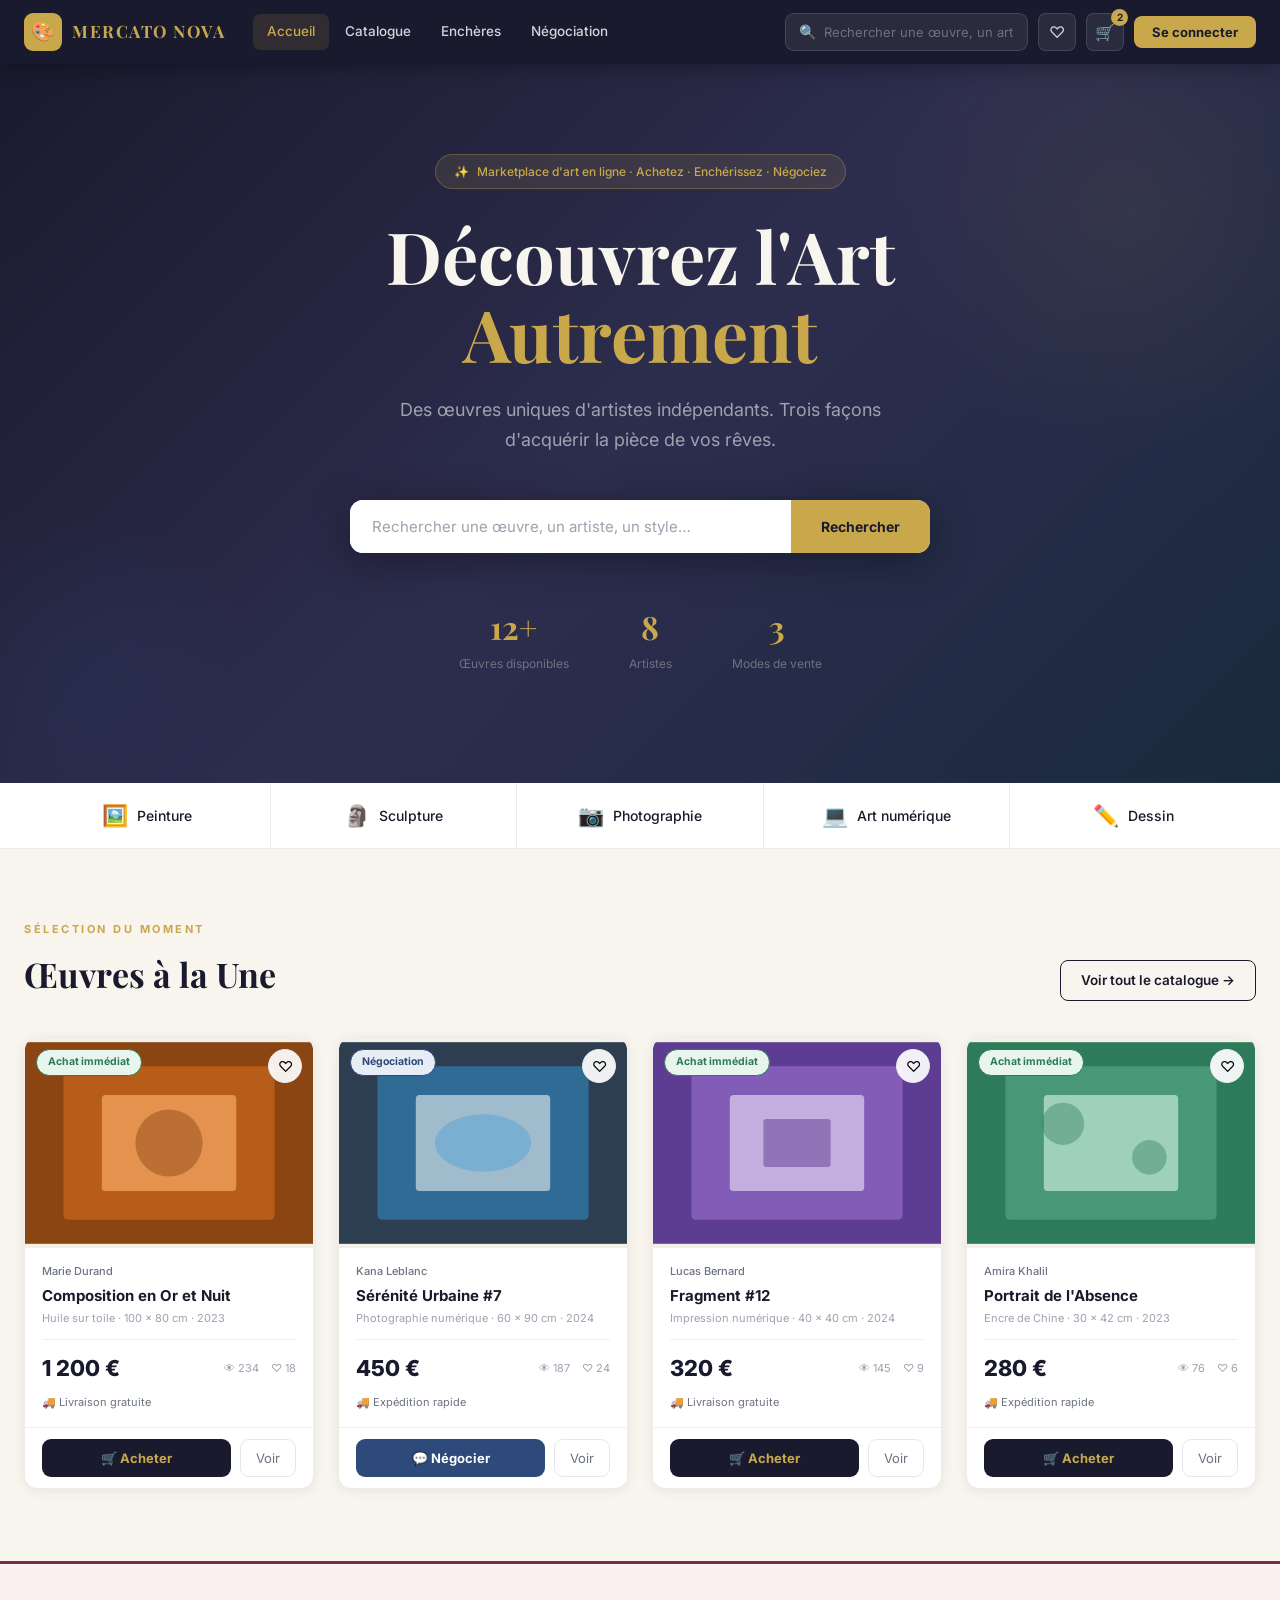
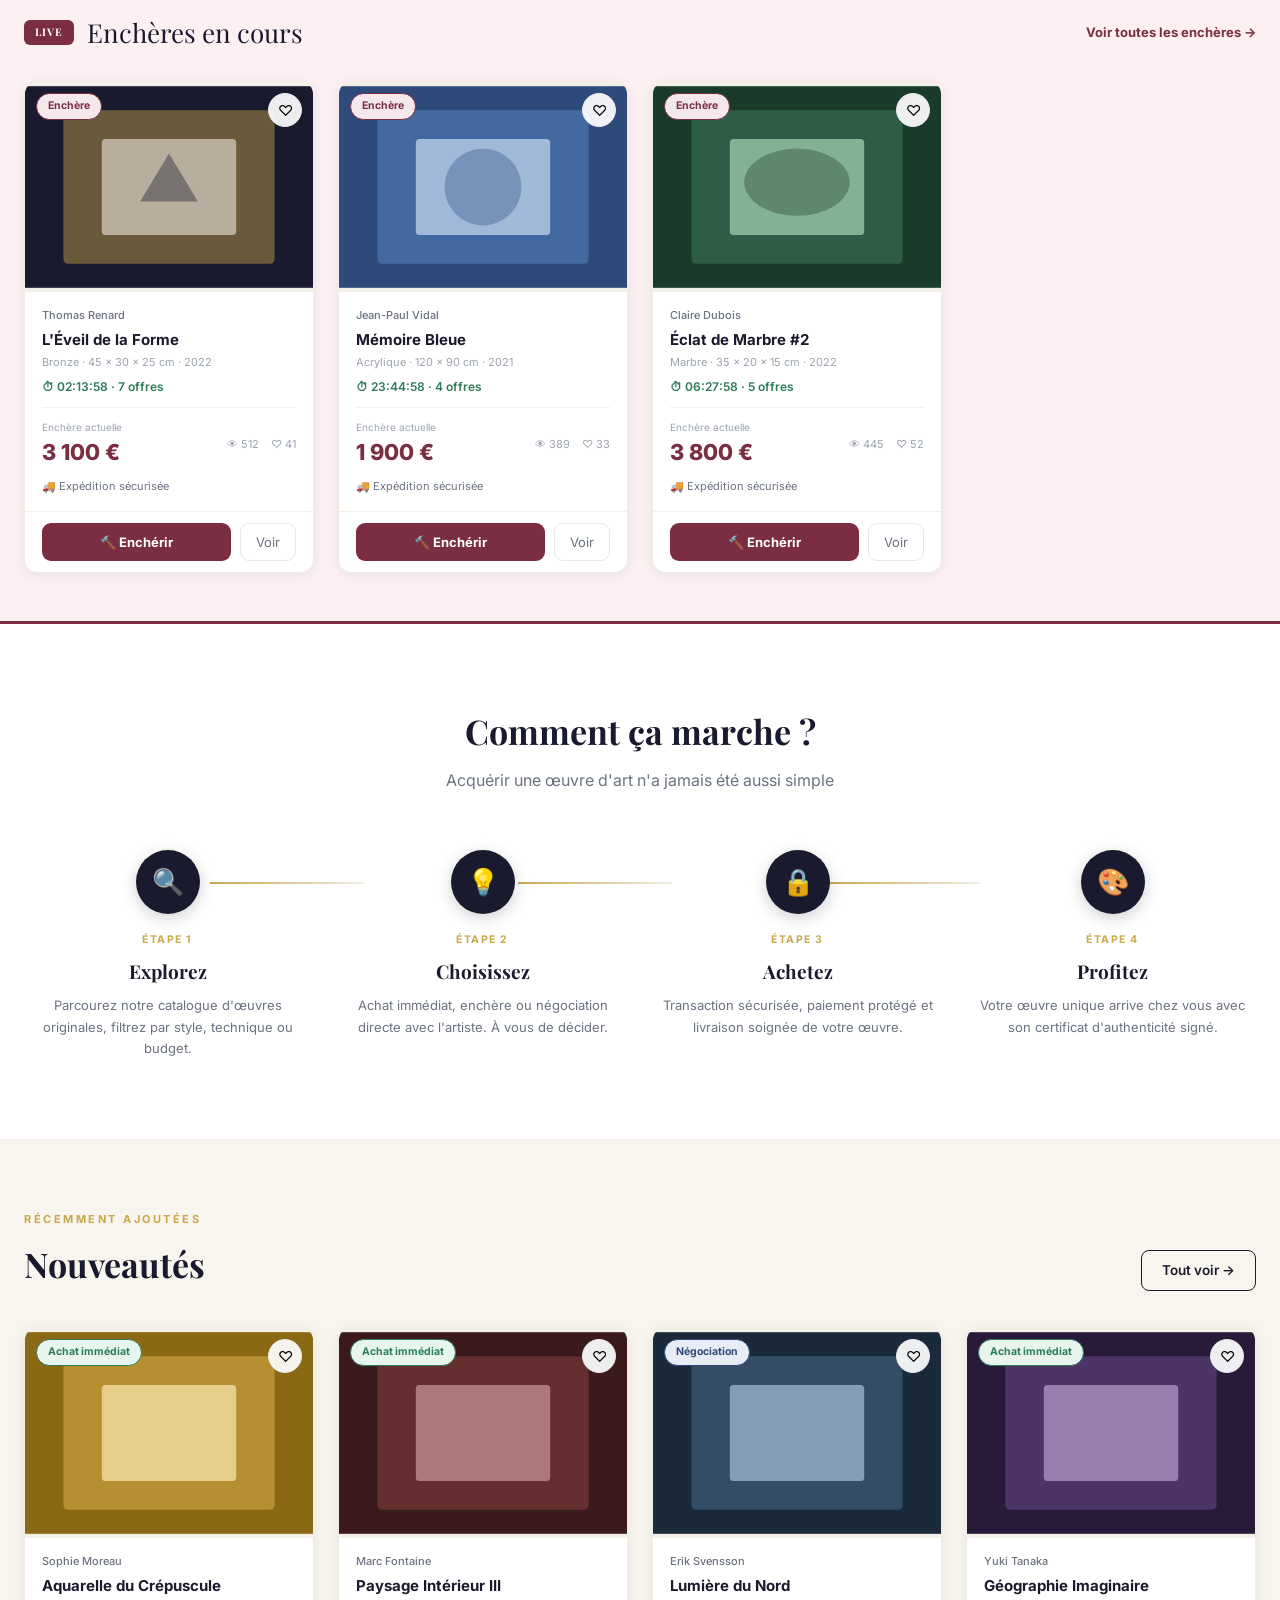
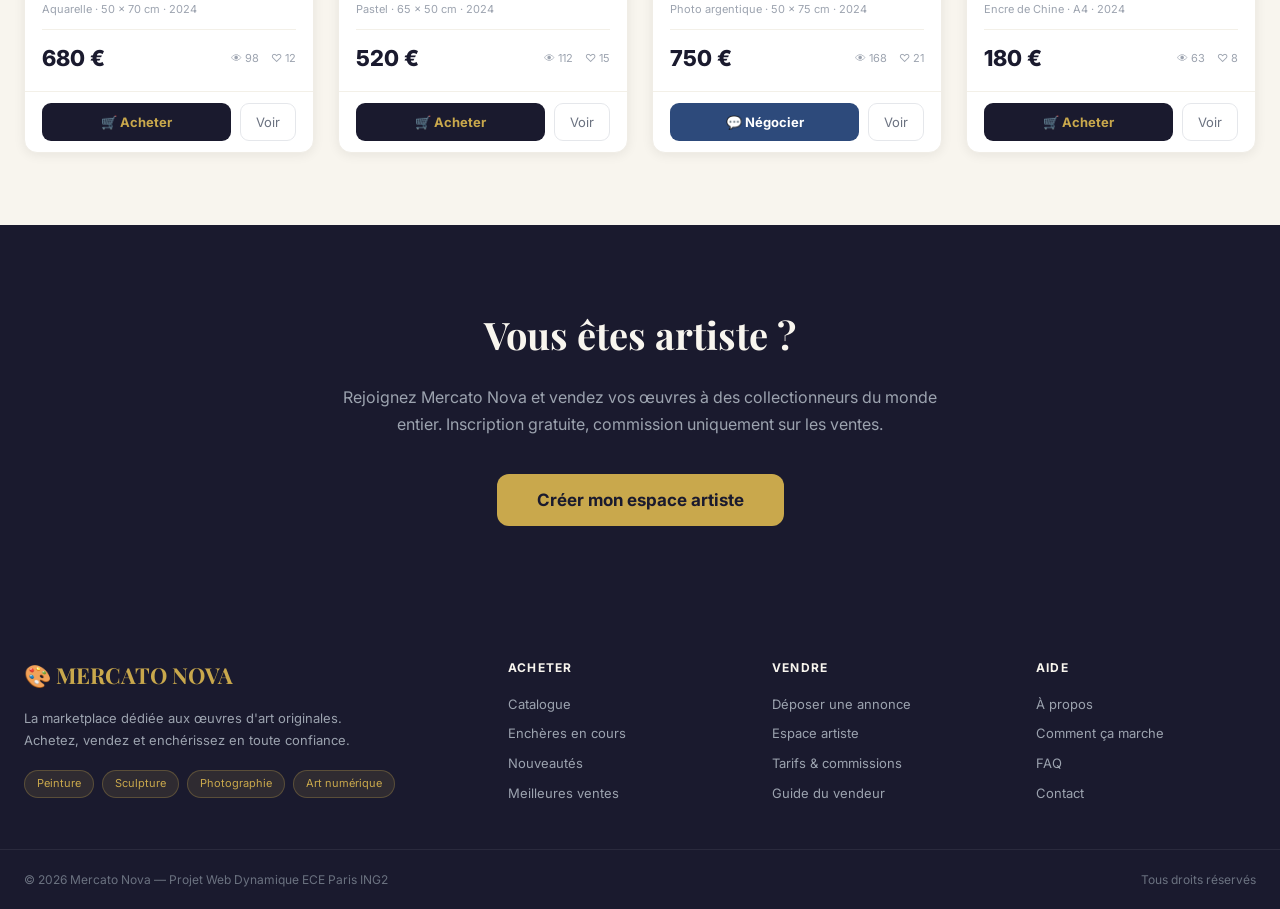
<file: frontend/index.html>
<!DOCTYPE html>
<html lang="fr">
<head>
  <meta charset="UTF-8" />
  <meta name="viewport" content="width=device-width, initial-scale=1.0" />
  <title>Mercato Nova — Marketplace d'Art</title>
  <link rel="preconnect" href="https://fonts.googleapis.com" />
  <link href="https://fonts.googleapis.com/css2?family=Inter:wght@400;500;600;700;800&family=Playfair+Display:ital,wght@0,700;1,400&display=swap" rel="stylesheet" />
  <style>
    *, *::before, *::after { box-sizing: border-box; margin: 0; padding: 0; }
    :root {
      --noir:     #1A1A2E;
      --noir-2:   #2D2D4E;
      --or:       #C9A84C;
      --or-clair: #E8C96A;
      --fond:     #F8F5EE;
      --blanc:    #FFFFFF;
      --gris:     #6B7280;
      --gris-c:   #F3F0E8;
      --bordeau:  #7B2D42;
      --vert:     #2D7B5A;
      --bleu:     #2D4A7B;
      --shadow-s: 0 2px 12px rgba(0,0,0,0.07);
      --shadow-m: 0 4px 24px rgba(0,0,0,0.10);
      --shadow-l: 0 12px 40px rgba(0,0,0,0.15);
      --radius:   10px;
      --radius-l: 16px;
      --trans:    0.22s ease;
    }
    html { scroll-behavior: smooth; }
    body { font-family: 'Inter', 'Segoe UI', Arial, sans-serif; background: var(--fond); color: var(--noir); line-height: 1.6; }
    a { text-decoration: none; color: inherit; }
    button { cursor: pointer; border: none; font-family: inherit; }
    img { max-width: 100%; display: block; }

    .navbar {
      position: sticky; top: 0; z-index: 100;
      background: var(--noir);
      box-shadow: 0 2px 20px rgba(0,0,0,0.35);
    }
    .navbar__inner {
      max-width: 1280px; margin: 0 auto;
      display: flex; align-items: center;
      padding: 0 24px; height: 64px; gap: 28px;
    }
    .navbar__logo {
      display: flex; align-items: center; gap: 10px;
      text-decoration: none; flex-shrink: 0;
    }
    .navbar__logo-icon {
      width: 38px; height: 38px; background: var(--or);
      border-radius: 9px; display: flex; align-items: center;
      justify-content: center; font-size: 19px;
    }
    .navbar__logo-text {
      font-family: 'Playfair Display', Georgia, serif;
      font-size: 17px; font-weight: 700;
      color: var(--or); letter-spacing: 1.5px;
    }
    .navbar__links { display: flex; gap: 2px; flex: 1; }
    .navbar__link {
      padding: 7px 14px; border-radius: 7px;
      font-size: 13.5px; font-weight: 500;
      color: #D1D5DB; background: transparent;
      transition: all var(--trans); white-space: nowrap;
    }
    .navbar__link:hover, .navbar__link--active {
      color: var(--or);
      background: rgba(201,168,76,0.12);
    }
    .navbar__right { display: flex; align-items: center; gap: 10px; margin-left: auto; }
    .navbar__search {
      display: flex; align-items: center;
      background: rgba(255,255,255,0.08);
      border: 1px solid rgba(255,255,255,0.12);
      border-radius: 9px; padding: 7px 13px; gap: 8px;
    }
    .navbar__search input {
      background: transparent; border: none; outline: none;
      color: #F8F5EE; font-size: 13px; width: 190px;
      font-family: inherit;
    }
    .navbar__search input::placeholder { color: #6B7280; }
    .navbar__icon-btn {
      background: rgba(255,255,255,0.08);
      border: 1px solid rgba(255,255,255,0.12);
      border-radius: 8px; width: 38px; height: 38px;
      display: flex; align-items: center; justify-content: center;
      color: #D1D5DB; font-size: 16px; cursor: pointer;
      transition: all var(--trans); position: relative;
    }
    .navbar__icon-btn:hover { background: rgba(255,255,255,0.15); color: var(--or); }
    .navbar__badge {
      position: absolute; top: -5px; right: -5px;
      background: var(--or); color: var(--noir);
      border-radius: 50%; width: 17px; height: 17px;
      font-size: 10px; font-weight: 700;
      display: flex; align-items: center; justify-content: center;
    }
    .navbar__login {
      background: var(--or); color: var(--noir);
      border-radius: 8px; padding: 8px 18px;
      font-size: 13px; font-weight: 700;
      transition: all var(--trans);
    }
    .navbar__login:hover { background: var(--or-clair); }

    .hero {
      background: linear-gradient(135deg, #1A1A2E 0%, #2D2D4E 50%, #1A2A3E 100%);
      padding: 90px 24px 110px;
      position: relative; overflow: hidden;
    }
    .hero__circle-1 {
      position: absolute; top: -100px; right: -100px;
      width: 500px; height: 500px; border-radius: 50%;
      background: radial-gradient(circle, rgba(201,168,76,0.08) 0%, transparent 70%);
      pointer-events: none;
    }
    .hero__circle-2 {
      position: absolute; bottom: -80px; left: -80px;
      width: 350px; height: 350px; border-radius: 50%;
      background: radial-gradient(circle, rgba(45,74,123,0.15) 0%, transparent 70%);
      pointer-events: none;
    }
    .hero__inner {
      max-width: 820px; margin: 0 auto;
      text-align: center; position: relative; z-index: 1;
    }
    .hero__pill {
      display: inline-flex; align-items: center; gap: 8px;
      background: rgba(201,168,76,0.12);
      border: 1px solid rgba(201,168,76,0.3);
      border-radius: 24px; padding: 7px 18px; margin-bottom: 28px;
      font-size: 12px; color: var(--or); font-weight: 500;
    }
    .hero__title {
      font-family: 'Playfair Display', Georgia, serif;
      font-size: clamp(38px, 7vw, 72px);
      font-weight: 700; color: #F8F5EE;
      line-height: 1.08; margin-bottom: 22px;
    }
    .hero__title span { color: var(--or); }
    .hero__subtitle {
      font-size: 18px; color: #9CA3AF;
      margin: 0 auto 44px; line-height: 1.7;
      max-width: 560px;
    }
    .hero__search-wrap {
      display: flex; max-width: 580px; margin: 0 auto 48px;
      background: var(--blanc); border-radius: 13px; overflow: hidden;
      box-shadow: 0 8px 40px rgba(0,0,0,0.35);
    }
    .hero__search-wrap input {
      flex: 1; border: none; outline: none;
      padding: 17px 22px; font-size: 15px; color: var(--noir);
      font-family: inherit;
    }
    .hero__search-wrap input::placeholder { color: #9CA3AF; }
    .hero__search-btn {
      background: var(--or); border: none;
      padding: 0 30px; color: var(--noir);
      font-weight: 700; font-size: 14px;
      cursor: pointer; transition: background var(--trans);
      white-space: nowrap;
    }
    .hero__search-btn:hover { background: var(--or-clair); }
    .hero__stats { display: flex; justify-content: center; gap: 60px; }
    .hero__stat-num {
      font-family: 'Playfair Display', Georgia, serif;
      font-size: 32px; font-weight: 700; color: var(--or);
    }
    .hero__stat-label { font-size: 12px; color: #6B7280; margin-top: 2px; }

    .cats {
      background: var(--blanc);
      border-bottom: 1px solid #F0EDE6;
      box-shadow: var(--shadow-s);
    }
    .cats__inner { max-width: 1280px; margin: 0 auto; padding: 0 24px; display: flex; }
    .cats__btn {
      flex: 1; display: flex; align-items: center;
      justify-content: center; gap: 9px;
      padding: 20px 0; background: transparent; border: none;
      border-right: 1px solid #F0EDE6;
      font-size: 14px; font-weight: 500; color: var(--noir);
      cursor: pointer; transition: all var(--trans);
    }
    .cats__btn:last-child { border-right: none; }
    .cats__btn:hover { background: var(--fond); color: var(--or); }
    .cats__btn .cats__icon { font-size: 21px; }

    .section { padding: 72px 24px; }
    .section--dark { background: var(--blanc); }
    .section--fond { background: var(--fond); }
    .section__inner { max-width: 1280px; margin: 0 auto; }
    .section__eyebrow {
      font-size: 11px; color: var(--or); font-weight: 700;
      letter-spacing: 2.5px; text-transform: uppercase; margin-bottom: 8px;
    }
    .section__title {
      font-family: 'Playfair Display', Georgia, serif;
      font-size: 34px; color: var(--noir); margin-bottom: 0;
    }
    .section__head {
      display: flex; align-items: flex-end;
      justify-content: space-between; margin-bottom: 36px;
    }
    .section__link {
      font-size: 13.5px; color: var(--noir); font-weight: 600;
      border: 1.5px solid var(--noir); border-radius: 8px;
      padding: 9px 20px; transition: all var(--trans);
      white-space: nowrap; margin-left: 20px;
    }
    .section__link:hover { background: var(--noir); color: var(--or); }

    .grid {
      display: grid;
      grid-template-columns: repeat(auto-fill, minmax(272px, 1fr));
      gap: 24px;
    }
    .grid--4 { grid-template-columns: repeat(4, 1fr); }

    .card {
      background: var(--blanc); border-radius: 13px;
      overflow: hidden; border: 1px solid #F0EDE6;
      box-shadow: var(--shadow-s);
      transition: transform var(--trans), box-shadow var(--trans);
      display: flex; flex-direction: column;
    }
    .card:hover { transform: translateY(-5px); box-shadow: var(--shadow-l); }
    .card__img {
      position: relative; height: 210px;
      overflow: hidden; background: var(--gris-c);
    }
    .card__img svg { width: 100%; height: 100%; }
    .card__badge {
      position: absolute; top: 11px; left: 11px;
      padding: 4px 11px; border-radius: 20px;
      font-size: 10.5px; font-weight: 700;
      border: 1px solid currentColor;
    }
    .card__badge--immediat { color: var(--vert); background: #E8F5EF; }
    .card__badge--enchere  { color: var(--bordeau); background: #F5E8EC; }
    .card__badge--nego     { color: var(--bleu); background: #E8EDF5; }
    .card__fav {
      position: absolute; top: 11px; right: 11px;
      background: rgba(255,255,255,0.92); border: 1px solid #E5E7EB;
      border-radius: 50%; width: 34px; height: 34px;
      display: flex; align-items: center; justify-content: center;
      font-size: 15px; cursor: pointer;
      transition: all var(--trans);
    }
    .card__fav:hover { border-color: var(--bordeau); background: #FFF0F3; }
    .card__body {
      padding: 15px 17px; flex: 1;
      display: flex; flex-direction: column; gap: 5px;
    }
    .card__artist { font-size: 11px; color: var(--gris); font-weight: 500; }
    .card__title  { font-size: 15px; font-weight: 700; color: var(--noir); line-height: 1.3; }
    .card__meta   { font-size: 11px; color: #9CA3AF; }
    .card__timer  { font-size: 12px; color: var(--vert); font-weight: 600; }
    .card__timer--urgent { color: var(--bordeau); }
    .card__divider { height: 1px; background: #F3F0E8; margin: 6px 0; }
    .card__price-row { display: flex; align-items: center; justify-content: space-between; }
    .card__price-label { font-size: 10px; color: #9CA3AF; }
    .card__price { font-size: 22px; font-weight: 800; color: var(--noir); }
    .card__price--enchere { color: var(--bordeau); }
    .card__stats { display: flex; gap: 12px; font-size: 11px; color: #9CA3AF; }
    .card__ship  { font-size: 11px; color: var(--gris); margin-top: 3px; }
    .card__footer { padding: 11px 17px; border-top: 1px solid #F3F0E8; display: flex; gap: 9px; }
    .btn-primary {
      flex: 1; border-radius: 9px; padding: 10px 0;
      font-size: 13px; font-weight: 700;
      color: var(--blanc); cursor: pointer;
      transition: opacity var(--trans); border: none;
    }
    .btn-primary:hover { opacity: 0.88; }
    .btn-primary--noir    { background: var(--noir); color: var(--or); }
    .btn-primary--bordeau { background: var(--bordeau); }
    .btn-primary--bleu    { background: var(--bleu); }
    .btn-secondary {
      background: transparent; color: var(--gris);
      border: 1.5px solid #E5E7EB; border-radius: 9px;
      padding: 10px 15px; font-size: 13px; cursor: pointer;
      transition: all var(--trans);
    }
    .btn-secondary:hover { border-color: var(--noir); color: var(--noir); }

    .encheres-band {
      background: #FDF0F3;
      border-top: 3px solid var(--bordeau);
      border-bottom: 3px solid var(--bordeau);
      padding: 48px 24px;
    }
    .encheres-band__inner { max-width: 1280px; margin: 0 auto; }
    .encheres-band__head {
      display: flex; align-items: center;
      justify-content: space-between; margin-bottom: 28px;
    }
    .live-badge {
      background: var(--bordeau); color: var(--blanc);
      padding: 4px 11px; border-radius: 6px;
      font-size: 10.5px; font-weight: 700; letter-spacing: 1px;
    }
    .encheres-band__title {
      font-family: 'Playfair Display', Georgia, serif;
      font-size: 26px; color: var(--noir);
      display: flex; align-items: center; gap: 13px;
    }
    .encheres-band__link { font-size: 13px; color: var(--bordeau); font-weight: 700; }
    .encheres-band__link:hover { text-decoration: underline; }

    .how { padding: 80px 24px; background: var(--blanc); }
    .how__inner { max-width: 1280px; margin: 0 auto; }
    .how__header { text-align: center; margin-bottom: 56px; }
    .how__subtitle { color: var(--gris); font-size: 16px; margin-top: 10px; }
    .how__grid {
      display: grid; grid-template-columns: repeat(4,1fr); gap: 28px;
      position: relative;
    }
    .how__step { text-align: center; }
    .how__icon-wrap {
      width: 64px; height: 64px; border-radius: 50%;
      background: var(--noir);
      display: flex; align-items: center; justify-content: center;
      font-size: 26px; margin: 0 auto 18px;
      position: relative; z-index: 1;
      box-shadow: 0 4px 16px rgba(26,26,46,0.2);
    }
    .how__num {
      font-size: 10.5px; color: var(--or); font-weight: 700;
      letter-spacing: 1.5px; text-transform: uppercase; margin-bottom: 7px;
    }
    .how__step-title {
      font-family: 'Playfair Display', Georgia, serif;
      font-size: 19px; color: var(--noir); margin-bottom: 9px;
    }
    .how__step-desc { font-size: 13px; color: var(--gris); line-height: 1.65; }
    .how__connector {
      position: absolute; top: 32px; height: 2px;
      background: linear-gradient(90deg, var(--or), #F0EDE6);
      z-index: 0;
    }

    .cta-artiste { background: var(--noir); padding: 80px 24px; text-align: center; }
    .cta-artiste__inner { max-width: 620px; margin: 0 auto; }
    .cta-artiste__title {
      font-family: 'Playfair Display', Georgia, serif;
      font-size: 38px; color: #F8F5EE; margin-bottom: 18px;
    }
    .cta-artiste__subtitle { color: #9CA3AF; font-size: 16px; margin-bottom: 36px; line-height: 1.7; }
    .cta-artiste__btn {
      background: var(--or); color: var(--noir);
      border: none; border-radius: 12px;
      padding: 16px 40px; font-size: 17px; font-weight: 700;
      cursor: pointer; transition: background var(--trans);
    }
    .cta-artiste__btn:hover { background: var(--or-clair); }

    .footer { background: var(--noir); color: #D1D5DB; }
    .footer__grid {
      max-width: 1280px; margin: 0 auto;
      padding: 52px 24px 36px;
      display: grid;
      grid-template-columns: 2fr 1fr 1fr 1fr;
      gap: 44px;
    }
    .footer__logo {
      font-family: 'Playfair Display', Georgia, serif;
      font-size: 22px; font-weight: 700; color: var(--or);
      margin-bottom: 13px; display: flex; align-items: center; gap: 9px;
    }
    .footer__tagline { font-size: 13px; color: #9CA3AF; line-height: 1.75; margin-bottom: 18px; }
    .footer__tags { display: flex; gap: 8px; flex-wrap: wrap; }
    .footer__tag {
      background: rgba(201,168,76,0.12);
      color: var(--or); border: 1px solid rgba(201,168,76,0.28);
      border-radius: 20px; padding: 4px 12px; font-size: 11px;
    }
    .footer__col-title {
      font-size: 12px; font-weight: 700; color: #F8F5EE;
      text-transform: uppercase; letter-spacing: 1.2px; margin-bottom: 16px;
    }
    .footer__col-link { display: block; font-size: 13px; color: #9CA3AF; margin-bottom: 9px; transition: color var(--trans); }
    .footer__col-link:hover { color: var(--or); }
    .footer__bar {
      border-top: 1px solid rgba(255,255,255,0.07);
      padding: 20px 24px;
      max-width: 1280px; margin: 0 auto;
      display: flex; justify-content: space-between;
      font-size: 12px; color: #6B7280;
    }

    @media (max-width: 1024px) {
      .how__grid { grid-template-columns: repeat(2,1fr); }
      .footer__grid { grid-template-columns: 1fr 1fr; }
      .grid--4 { grid-template-columns: repeat(2,1fr); }
    }
    @media (max-width: 768px) {
      .navbar__search { display: none; }
      .navbar__links { display: none; }
      .hero { padding: 60px 20px 80px; }
      .hero__stats { gap: 28px; }
      .cats__btn span:not(.cats__icon) { display: none; }
      .how__grid { grid-template-columns: 1fr; }
      .footer__grid { grid-template-columns: 1fr; }
      .grid, .grid--4 { grid-template-columns: 1fr 1fr; }
      .section__head { flex-direction: column; align-items: flex-start; gap: 14px; }
    }
    @media (max-width: 480px) {
      .grid, .grid--4 { grid-template-columns: 1fr; }
    }
  </style>
</head>
<body>

  <nav class="navbar">
    <div class="navbar__inner">
      <a href="index.html" class="navbar__logo">
        <div class="navbar__logo-icon">🎨</div>
        <span class="navbar__logo-text">MERCATO NOVA</span>
      </a>
      <div class="navbar__links">
        <a href="index.html"     class="navbar__link navbar__link--active">Accueil</a>
        <a href="catalogue.html" class="navbar__link">Catalogue</a>
        <a href="#"              class="navbar__link">Enchères</a>
        <a href="#"              class="navbar__link">Négociation</a>
      </div>
      <div class="navbar__right">
        <div class="navbar__search">
          <span style="color:#9CA3AF;font-size:14px;">🔍</span>
          <input type="text" placeholder="Rechercher une œuvre, un artiste…" />
        </div>
        <button class="navbar__icon-btn" title="Favoris">♡</button>
        <button class="navbar__icon-btn" title="Panier">
          🛒
          <span class="navbar__badge">2</span>
        </button>
        <button class="navbar__login">Se connecter</button>
      </div>
    </div>
  </nav>

  <section class="hero">
    <div class="hero__circle-1"></div>
    <div class="hero__circle-2"></div>
    <div class="hero__inner">
      <div class="hero__pill">
        ✨ <span>Marketplace d'art en ligne · Achetez · Enchérissez · Négociez</span>
      </div>
      <h1 class="hero__title">
        Découvrez l'Art<br>
        <span>Autrement</span>
      </h1>
      <p class="hero__subtitle">
        Des œuvres uniques d'artistes indépendants. Trois façons d'acquérir la pièce de vos rêves.
      </p>
      <form class="hero__search-wrap" onsubmit="event.preventDefault(); window.location='catalogue.html?q='+this.querySelector('input').value">
        <input type="text" placeholder="Rechercher une œuvre, un artiste, un style…" />
        <button type="submit" class="hero__search-btn">Rechercher</button>
      </form>
      <div class="hero__stats">
        <div>
          <div class="hero__stat-num">12+</div>
          <div class="hero__stat-label">Œuvres disponibles</div>
        </div>
        <div>
          <div class="hero__stat-num">8</div>
          <div class="hero__stat-label">Artistes</div>
        </div>
        <div>
          <div class="hero__stat-num">3</div>
          <div class="hero__stat-label">Modes de vente</div>
        </div>
      </div>
    </div>
  </section>

  <div class="cats">
    <div class="cats__inner">
      <button class="cats__btn" onclick="window.location='catalogue.html?cat=peinture'">
        <span class="cats__icon">🖼️</span><span>Peinture</span>
      </button>
      <button class="cats__btn" onclick="window.location='catalogue.html?cat=sculpture'">
        <span class="cats__icon">🗿</span><span>Sculpture</span>
      </button>
      <button class="cats__btn" onclick="window.location='catalogue.html?cat=photo'">
        <span class="cats__icon">📷</span><span>Photographie</span>
      </button>
      <button class="cats__btn" onclick="window.location='catalogue.html?cat=numerique'">
        <span class="cats__icon">💻</span><span>Art numérique</span>
      </button>
      <button class="cats__btn" onclick="window.location='catalogue.html?cat=dessin'">
        <span class="cats__icon">✏️</span><span>Dessin</span>
      </button>
    </div>
  </div>

  <section class="section section--fond">
    <div class="section__inner">
      <div class="section__head">
        <div>
          <div class="section__eyebrow">Sélection du moment</div>
          <h2 class="section__title">Œuvres à la Une</h2>
        </div>
        <a href="catalogue.html" class="section__link">Voir tout le catalogue →</a>
      </div>
      <div class="grid">

        <div class="card">
          <div class="card__img">
            <svg viewBox="0 0 300 210" xmlns="http://www.w3.org/2000/svg">
              <rect width="300" height="210" fill="#8B4513"/>
              <rect x="40" y="25" width="220" height="160" fill="#D2691E" rx="5" opacity="0.65"/>
              <rect x="80" y="55" width="140" height="100" fill="#F4A460" rx="4" opacity="0.75"/>
              <circle cx="150" cy="105" r="35" fill="#8B4513" opacity="0.45"/>
            </svg>
            <span class="card__badge card__badge--immediat">Achat immédiat</span>
            <button class="card__fav">♡</button>
          </div>
          <div class="card__body">
            <div class="card__artist">Marie Durand</div>
            <div class="card__title">Composition en Or et Nuit</div>
            <div class="card__meta">Huile sur toile · 100 × 80 cm · 2023</div>
            <div class="card__divider"></div>
            <div class="card__price-row">
              <div class="card__price">1 200 €</div>
              <div class="card__stats"><span>👁 234</span><span>♡ 18</span></div>
            </div>
            <div class="card__ship">🚚 Livraison gratuite</div>
          </div>
          <div class="card__footer">
            <button class="btn-primary btn-primary--noir">🛒 Acheter</button>
            <button class="btn-secondary">Voir</button>
          </div>
        </div>

        <div class="card">
          <div class="card__img">
            <svg viewBox="0 0 300 210" xmlns="http://www.w3.org/2000/svg">
              <rect width="300" height="210" fill="#2C3E50"/>
              <rect x="40" y="25" width="220" height="160" fill="#3498DB" rx="5" opacity="0.5"/>
              <rect x="80" y="55" width="140" height="100" fill="#ECF0F1" rx="4" opacity="0.6"/>
              <ellipse cx="150" cy="105" rx="50" ry="30" fill="#3498DB" opacity="0.35"/>
            </svg>
            <span class="card__badge card__badge--nego">Négociation</span>
            <button class="card__fav">♡</button>
          </div>
          <div class="card__body">
            <div class="card__artist">Kana Leblanc</div>
            <div class="card__title">Sérénité Urbaine #7</div>
            <div class="card__meta">Photographie numérique · 60 × 90 cm · 2024</div>
            <div class="card__divider"></div>
            <div class="card__price-row">
              <div class="card__price">450 €</div>
              <div class="card__stats"><span>👁 187</span><span>♡ 24</span></div>
            </div>
            <div class="card__ship">🚚 Expédition rapide</div>
          </div>
          <div class="card__footer">
            <button class="btn-primary btn-primary--bleu">💬 Négocier</button>
            <button class="btn-secondary">Voir</button>
          </div>
        </div>

        <div class="card">
          <div class="card__img">
            <svg viewBox="0 0 300 210" xmlns="http://www.w3.org/2000/svg">
              <rect width="300" height="210" fill="#5C3D91"/>
              <rect x="40" y="25" width="220" height="160" fill="#9B72D0" rx="5" opacity="0.6"/>
              <rect x="80" y="55" width="140" height="100" fill="#E8D9F5" rx="4" opacity="0.65"/>
              <rect x="115" y="80" width="70" height="50" fill="#5C3D91" rx="3" opacity="0.5"/>
            </svg>
            <span class="card__badge card__badge--immediat">Achat immédiat</span>
            <button class="card__fav">♡</button>
          </div>
          <div class="card__body">
            <div class="card__artist">Lucas Bernard</div>
            <div class="card__title">Fragment #12</div>
            <div class="card__meta">Impression numérique · 40 × 40 cm · 2024</div>
            <div class="card__divider"></div>
            <div class="card__price-row">
              <div class="card__price">320 €</div>
              <div class="card__stats"><span>👁 145</span><span>♡ 9</span></div>
            </div>
            <div class="card__ship">🚚 Livraison gratuite</div>
          </div>
          <div class="card__footer">
            <button class="btn-primary btn-primary--noir">🛒 Acheter</button>
            <button class="btn-secondary">Voir</button>
          </div>
        </div>

        <div class="card">
          <div class="card__img">
            <svg viewBox="0 0 300 210" xmlns="http://www.w3.org/2000/svg">
              <rect width="300" height="210" fill="#2D7B5A"/>
              <rect x="40" y="25" width="220" height="160" fill="#5BAA8A" rx="5" opacity="0.6"/>
              <rect x="80" y="55" width="140" height="100" fill="#C4E8D8" rx="4" opacity="0.7"/>
              <circle cx="100" cy="85" r="22" fill="#2D7B5A" opacity="0.4"/>
              <circle cx="190" cy="120" r="18" fill="#2D7B5A" opacity="0.4"/>
            </svg>
            <span class="card__badge card__badge--immediat">Achat immédiat</span>
            <button class="card__fav">♡</button>
          </div>
          <div class="card__body">
            <div class="card__artist">Amira Khalil</div>
            <div class="card__title">Portrait de l'Absence</div>
            <div class="card__meta">Encre de Chine · 30 × 42 cm · 2023</div>
            <div class="card__divider"></div>
            <div class="card__price-row">
              <div class="card__price">280 €</div>
              <div class="card__stats"><span>👁 76</span><span>♡ 6</span></div>
            </div>
            <div class="card__ship">🚚 Expédition rapide</div>
          </div>
          <div class="card__footer">
            <button class="btn-primary btn-primary--noir">🛒 Acheter</button>
            <button class="btn-secondary">Voir</button>
          </div>
        </div>

      </div>
    </div>
  </section>

  <section class="encheres-band">
    <div class="encheres-band__inner">
      <div class="encheres-band__head">
        <div class="encheres-band__title">
          <span class="live-badge">LIVE</span>
          Enchères en cours
        </div>
        <a href="#" class="encheres-band__link">Voir toutes les enchères →</a>
      </div>
      <div class="grid">

        <div class="card">
          <div class="card__img">
            <svg viewBox="0 0 300 210" xmlns="http://www.w3.org/2000/svg">
              <rect width="300" height="210" fill="#1A1A2E"/>
              <rect x="40" y="25" width="220" height="160" fill="#C9A84C" rx="5" opacity="0.45"/>
              <rect x="80" y="55" width="140" height="100" fill="#F8F5EE" rx="4" opacity="0.55"/>
              <polygon points="150,70 180,120 120,120" fill="#1A1A2E" opacity="0.4"/>
            </svg>
            <span class="card__badge card__badge--enchere">Enchère</span>
            <button class="card__fav">♡</button>
          </div>
          <div class="card__body">
            <div class="card__artist">Thomas Renard</div>
            <div class="card__title">L'Éveil de la Forme</div>
            <div class="card__meta">Bronze · 45 × 30 × 25 cm · 2022</div>
            <div class="card__timer card__timer--urgent" id="timer1">⏱ 02:14:32 · 7 offres</div>
            <div class="card__divider"></div>
            <div class="card__price-row">
              <div>
                <div class="card__price-label">Enchère actuelle</div>
                <div class="card__price card__price--enchere">3 100 €</div>
              </div>
              <div class="card__stats"><span>👁 512</span><span>♡ 41</span></div>
            </div>
            <div class="card__ship">🚚 Expédition sécurisée</div>
          </div>
          <div class="card__footer">
            <button class="btn-primary btn-primary--bordeau">🔨 Enchérir</button>
            <button class="btn-secondary">Voir</button>
          </div>
        </div>

        <div class="card">
          <div class="card__img">
            <svg viewBox="0 0 300 210" xmlns="http://www.w3.org/2000/svg">
              <rect width="300" height="210" fill="#2D4A7B"/>
              <rect x="40" y="25" width="220" height="160" fill="#5B8AC5" rx="5" opacity="0.5"/>
              <rect x="80" y="55" width="140" height="100" fill="#D4E4F7" rx="4" opacity="0.65"/>
              <circle cx="150" cy="105" r="40" fill="#2D4A7B" opacity="0.35"/>
            </svg>
            <span class="card__badge card__badge--enchere">Enchère</span>
            <button class="card__fav">♡</button>
          </div>
          <div class="card__body">
            <div class="card__artist">Jean-Paul Vidal</div>
            <div class="card__title">Mémoire Bleue</div>
            <div class="card__meta">Acrylique · 120 × 90 cm · 2021</div>
            <div class="card__timer" id="timer2">⏱ 23:45:10 · 4 offres</div>
            <div class="card__divider"></div>
            <div class="card__price-row">
              <div>
                <div class="card__price-label">Enchère actuelle</div>
                <div class="card__price card__price--enchere">1 900 €</div>
              </div>
              <div class="card__stats"><span>👁 389</span><span>♡ 33</span></div>
            </div>
            <div class="card__ship">🚚 Expédition sécurisée</div>
          </div>
          <div class="card__footer">
            <button class="btn-primary btn-primary--bordeau">🔨 Enchérir</button>
            <button class="btn-secondary">Voir</button>
          </div>
        </div>

        <div class="card">
          <div class="card__img">
            <svg viewBox="0 0 300 210" xmlns="http://www.w3.org/2000/svg">
              <rect width="300" height="210" fill="#1A3A2A"/>
              <rect x="40" y="25" width="220" height="160" fill="#3D7A5A" rx="5" opacity="0.55"/>
              <rect x="80" y="55" width="140" height="100" fill="#A8D5B5" rx="4" opacity="0.7"/>
              <ellipse cx="150" cy="100" rx="55" ry="35" fill="#1A3A2A" opacity="0.35"/>
            </svg>
            <span class="card__badge card__badge--enchere">Enchère</span>
            <button class="card__fav">♡</button>
          </div>
          <div class="card__body">
            <div class="card__artist">Claire Dubois</div>
            <div class="card__title">Éclat de Marbre #2</div>
            <div class="card__meta">Marbre · 35 × 20 × 15 cm · 2022</div>
            <div class="card__timer" id="timer3">⏱ 06:28:05 · 5 offres</div>
            <div class="card__divider"></div>
            <div class="card__price-row">
              <div>
                <div class="card__price-label">Enchère actuelle</div>
                <div class="card__price card__price--enchere">3 800 €</div>
              </div>
              <div class="card__stats"><span>👁 445</span><span>♡ 52</span></div>
            </div>
            <div class="card__ship">🚚 Expédition sécurisée</div>
          </div>
          <div class="card__footer">
            <button class="btn-primary btn-primary--bordeau">🔨 Enchérir</button>
            <button class="btn-secondary">Voir</button>
          </div>
        </div>

      </div>
    </div>
  </section>

  <section class="how">
    <div class="how__inner">
      <div class="how__header">
        <h2 class="section__title">Comment ça marche ?</h2>
        <p class="how__subtitle">Acquérir une œuvre d'art n'a jamais été aussi simple</p>
      </div>
      <div class="how__grid">
        <div class="how__connector" style="left:calc(12.5% + 32px);right:calc(75% - 32px);top:32px;"></div>
        <div class="how__connector" style="left:calc(37.5% + 32px);right:calc(50% - 32px);top:32px;"></div>
        <div class="how__connector" style="left:calc(62.5% + 32px);right:calc(25% - 32px);top:32px;"></div>
        <div class="how__step">
          <div class="how__icon-wrap">🔍</div>
          <div class="how__num">Étape 1</div>
          <h3 class="how__step-title">Explorez</h3>
          <p class="how__step-desc">Parcourez notre catalogue d'œuvres originales, filtrez par style, technique ou budget.</p>
        </div>
        <div class="how__step">
          <div class="how__icon-wrap">💡</div>
          <div class="how__num">Étape 2</div>
          <h3 class="how__step-title">Choisissez</h3>
          <p class="how__step-desc">Achat immédiat, enchère ou négociation directe avec l'artiste. À vous de décider.</p>
        </div>
        <div class="how__step">
          <div class="how__icon-wrap">🔒</div>
          <div class="how__num">Étape 3</div>
          <h3 class="how__step-title">Achetez</h3>
          <p class="how__step-desc">Transaction sécurisée, paiement protégé et livraison soignée de votre œuvre.</p>
        </div>
        <div class="how__step">
          <div class="how__icon-wrap">🎨</div>
          <div class="how__num">Étape 4</div>
          <h3 class="how__step-title">Profitez</h3>
          <p class="how__step-desc">Votre œuvre unique arrive chez vous avec son certificat d'authenticité signé.</p>
        </div>
      </div>
    </div>
  </section>

  <section class="section section--fond">
    <div class="section__inner">
      <div class="section__head">
        <div>
          <div class="section__eyebrow">Récemment ajoutées</div>
          <h2 class="section__title">Nouveautés</h2>
        </div>
        <a href="catalogue.html" class="section__link">Tout voir →</a>
      </div>
      <div class="grid grid--4">

        <div class="card">
          <div class="card__img">
            <svg viewBox="0 0 300 210" xmlns="http://www.w3.org/2000/svg">
              <rect width="300" height="210" fill="#8B6914"/>
              <rect x="40" y="25" width="220" height="160" fill="#D4A843" rx="5" opacity="0.6"/>
              <rect x="80" y="55" width="140" height="100" fill="#FBE9B0" rx="4" opacity="0.7"/>
            </svg>
            <span class="card__badge card__badge--immediat">Achat immédiat</span>
            <button class="card__fav">♡</button>
          </div>
          <div class="card__body">
            <div class="card__artist">Sophie Moreau</div>
            <div class="card__title">Aquarelle du Crépuscule</div>
            <div class="card__meta">Aquarelle · 50 × 70 cm · 2024</div>
            <div class="card__divider"></div>
            <div class="card__price-row">
              <div class="card__price">680 €</div>
              <div class="card__stats"><span>👁 98</span><span>♡ 12</span></div>
            </div>
          </div>
          <div class="card__footer">
            <button class="btn-primary btn-primary--noir">🛒 Acheter</button>
            <button class="btn-secondary">Voir</button>
          </div>
        </div>

        <div class="card">
          <div class="card__img">
            <svg viewBox="0 0 300 210" xmlns="http://www.w3.org/2000/svg">
              <rect width="300" height="210" fill="#3A1A1A"/>
              <rect x="40" y="25" width="220" height="160" fill="#8B4040" rx="5" opacity="0.55"/>
              <rect x="80" y="55" width="140" height="100" fill="#D4A0A0" rx="4" opacity="0.65"/>
            </svg>
            <span class="card__badge card__badge--immediat">Achat immédiat</span>
            <button class="card__fav">♡</button>
          </div>
          <div class="card__body">
            <div class="card__artist">Marc Fontaine</div>
            <div class="card__title">Paysage Intérieur III</div>
            <div class="card__meta">Pastel · 65 × 50 cm · 2024</div>
            <div class="card__divider"></div>
            <div class="card__price-row">
              <div class="card__price">520 €</div>
              <div class="card__stats"><span>👁 112</span><span>♡ 15</span></div>
            </div>
          </div>
          <div class="card__footer">
            <button class="btn-primary btn-primary--noir">🛒 Acheter</button>
            <button class="btn-secondary">Voir</button>
          </div>
        </div>

        <div class="card">
          <div class="card__img">
            <svg viewBox="0 0 300 210" xmlns="http://www.w3.org/2000/svg">
              <rect width="300" height="210" fill="#1A2A3A"/>
              <rect x="40" y="25" width="220" height="160" fill="#4A6A8A" rx="5" opacity="0.55"/>
              <rect x="80" y="55" width="140" height="100" fill="#B0C8E0" rx="4" opacity="0.65"/>
            </svg>
            <span class="card__badge card__badge--nego">Négociation</span>
            <button class="card__fav">♡</button>
          </div>
          <div class="card__body">
            <div class="card__artist">Erik Svensson</div>
            <div class="card__title">Lumière du Nord</div>
            <div class="card__meta">Photo argentique · 50 × 75 cm · 2024</div>
            <div class="card__divider"></div>
            <div class="card__price-row">
              <div class="card__price">750 €</div>
              <div class="card__stats"><span>👁 168</span><span>♡ 21</span></div>
            </div>
          </div>
          <div class="card__footer">
            <button class="btn-primary btn-primary--bleu">💬 Négocier</button>
            <button class="btn-secondary">Voir</button>
          </div>
        </div>

        <div class="card">
          <div class="card__img">
            <svg viewBox="0 0 300 210" xmlns="http://www.w3.org/2000/svg">
              <rect width="300" height="210" fill="#2A1A3A"/>
              <rect x="40" y="25" width="220" height="160" fill="#6A4A8A" rx="5" opacity="0.55"/>
              <rect x="80" y="55" width="140" height="100" fill="#C0A8D8" rx="4" opacity="0.65"/>
            </svg>
            <span class="card__badge card__badge--immediat">Achat immédiat</span>
            <button class="card__fav">♡</button>
          </div>
          <div class="card__body">
            <div class="card__artist">Yuki Tanaka</div>
            <div class="card__title">Géographie Imaginaire</div>
            <div class="card__meta">Encre de Chine · A4 · 2024</div>
            <div class="card__divider"></div>
            <div class="card__price-row">
              <div class="card__price">180 €</div>
              <div class="card__stats"><span>👁 63</span><span>♡ 8</span></div>
            </div>
          </div>
          <div class="card__footer">
            <button class="btn-primary btn-primary--noir">🛒 Acheter</button>
            <button class="btn-secondary">Voir</button>
          </div>
        </div>

      </div>
    </div>
  </section>

  <section class="cta-artiste">
    <div class="cta-artiste__inner">
      <h2 class="cta-artiste__title">Vous êtes artiste ?</h2>
      <p class="cta-artiste__subtitle">
        Rejoignez Mercato Nova et vendez vos œuvres à des collectionneurs du monde entier.
        Inscription gratuite, commission uniquement sur les ventes.
      </p>
      <button class="cta-artiste__btn">Créer mon espace artiste</button>
    </div>
  </section>

  <footer class="footer">
    <div class="footer__grid">
      <div>
        <div class="footer__logo">🎨 MERCATO NOVA</div>
        <p class="footer__tagline">La marketplace dédiée aux œuvres d'art originales.<br>Achetez, vendez et enchérissez en toute confiance.</p>
        <div class="footer__tags">
          <span class="footer__tag">Peinture</span>
          <span class="footer__tag">Sculpture</span>
          <span class="footer__tag">Photographie</span>
          <span class="footer__tag">Art numérique</span>
        </div>
      </div>
      <div>
        <div class="footer__col-title">Acheter</div>
        <a href="catalogue.html" class="footer__col-link">Catalogue</a>
        <a href="#" class="footer__col-link">Enchères en cours</a>
        <a href="#" class="footer__col-link">Nouveautés</a>
        <a href="#" class="footer__col-link">Meilleures ventes</a>
      </div>
      <div>
        <div class="footer__col-title">Vendre</div>
        <a href="#" class="footer__col-link">Déposer une annonce</a>
        <a href="#" class="footer__col-link">Espace artiste</a>
        <a href="#" class="footer__col-link">Tarifs & commissions</a>
        <a href="#" class="footer__col-link">Guide du vendeur</a>
      </div>
      <div>
        <div class="footer__col-title">Aide</div>
        <a href="#" class="footer__col-link">À propos</a>
        <a href="#" class="footer__col-link">Comment ça marche</a>
        <a href="#" class="footer__col-link">FAQ</a>
        <a href="#" class="footer__col-link">Contact</a>
      </div>
    </div>
    <div class="footer__bar">
      <span>© 2026 Mercato Nova — Projet Web Dynamique ECE Paris ING2</span>
      <span>Tous droits réservés</span>
    </div>
  </footer>

  <script>
    const timers = [
      { id: "timer1", end: Date.now() + 2*3600000 + 14*60000,  suffix: "7 offres", urgent: true  },
      { id: "timer2", end: Date.now() + 23*3600000 + 45*60000, suffix: "4 offres", urgent: false },
      { id: "timer3", end: Date.now() + 6*3600000 + 28*60000,  suffix: "5 offres", urgent: false },
    ];

    function pad(n) { return String(n).padStart(2, "0"); }

    function tickAll() {
      timers.forEach(t => {
        const el = document.getElementById(t.id);
        if (!el) return;
        const diff = t.end - Date.now();
        if (diff <= 0) { el.textContent = "⏱ Terminée · " + t.suffix; return; }
        const h = Math.floor(diff / 3600000);
        const m = Math.floor((diff % 3600000) / 60000);
        const s = Math.floor((diff % 60000) / 1000);
        el.textContent = `⏱ ${pad(h)}:${pad(m)}:${pad(s)} · ${t.suffix}`;
        el.className = "card__timer" + (diff < 3600000 ? " card__timer--urgent" : "");
      });
    }
    tickAll();
    setInterval(tickAll, 1000);

    document.querySelectorAll(".card__fav").forEach(btn => {
      btn.addEventListener("click", e => {
        e.stopPropagation();
        const active = btn.dataset.active === "1";
        btn.dataset.active = active ? "0" : "1";
        btn.textContent = active ? "♡" : "❤️";
        btn.style.borderColor = active ? "#E5E7EB" : "#7B2D42";
        btn.style.background  = active ? "rgba(255,255,255,0.92)" : "#FFF0F3";
      });
    });

    function showToast(msg) {
      let t = document.getElementById("toast");
      if (!t) {
        t = document.createElement("div");
        t.id = "toast";
        t.style.cssText = "position:fixed;bottom:24px;right:24px;z-index:9999;background:#1A1A2E;color:#C9A84C;border-radius:10px;padding:14px 22px;font-size:14px;font-weight:500;box-shadow:0 8px 32px rgba(0,0,0,0.25);transition:opacity 0.3s;";
        document.body.appendChild(t);
      }
      t.textContent = "✅ " + msg;
      t.style.opacity = "1";
      clearTimeout(t._timer);
      t._timer = setTimeout(() => { t.style.opacity = "0"; }, 2800);
    }

    document.querySelectorAll(".btn-primary--noir").forEach(btn => {
      btn.addEventListener("click", () => {
        const card = btn.closest(".card");
        const titre = card.querySelector(".card__title")?.textContent || "l'œuvre";
        showToast(`"${titre}" ajouté au panier`);
        const badge = document.querySelector(".navbar__badge");
        if (badge) badge.textContent = parseInt(badge.textContent || "0") + 1;
      });
    });
  </script>

</body>
</html>
</file>
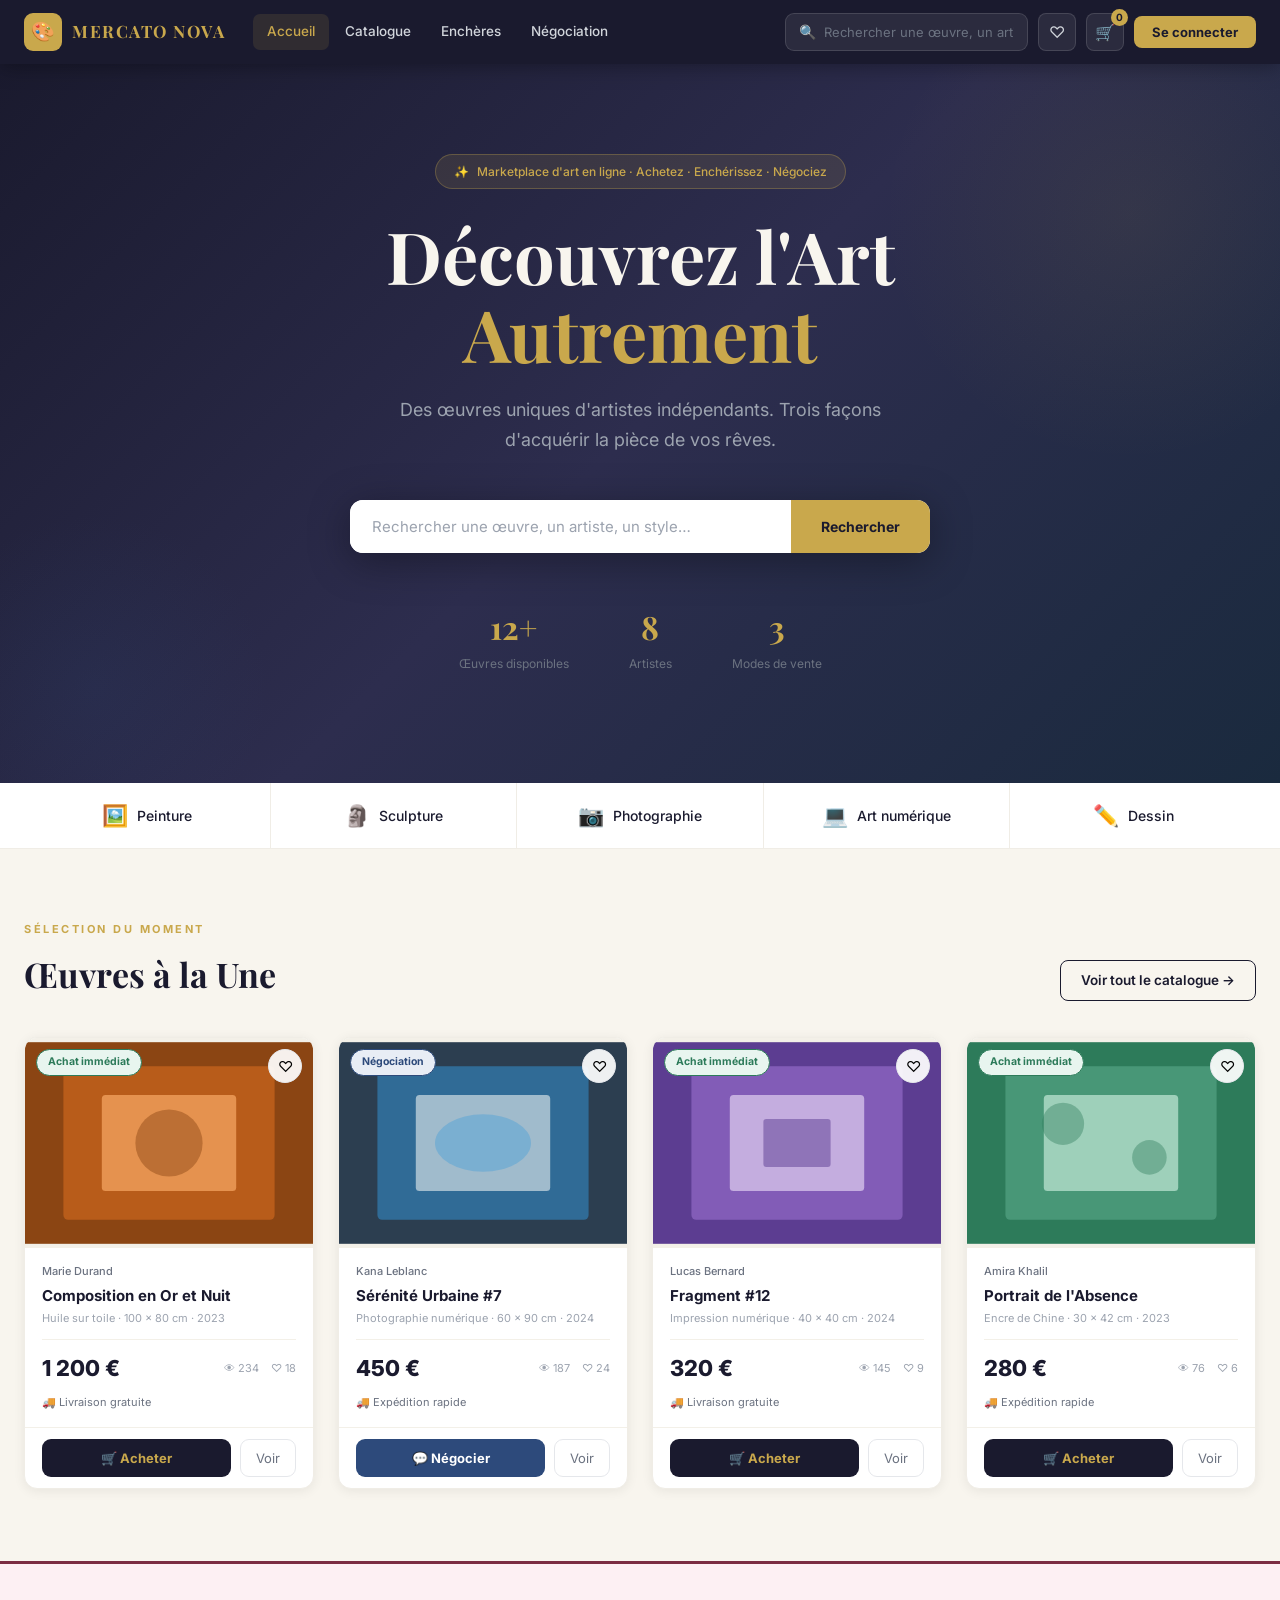
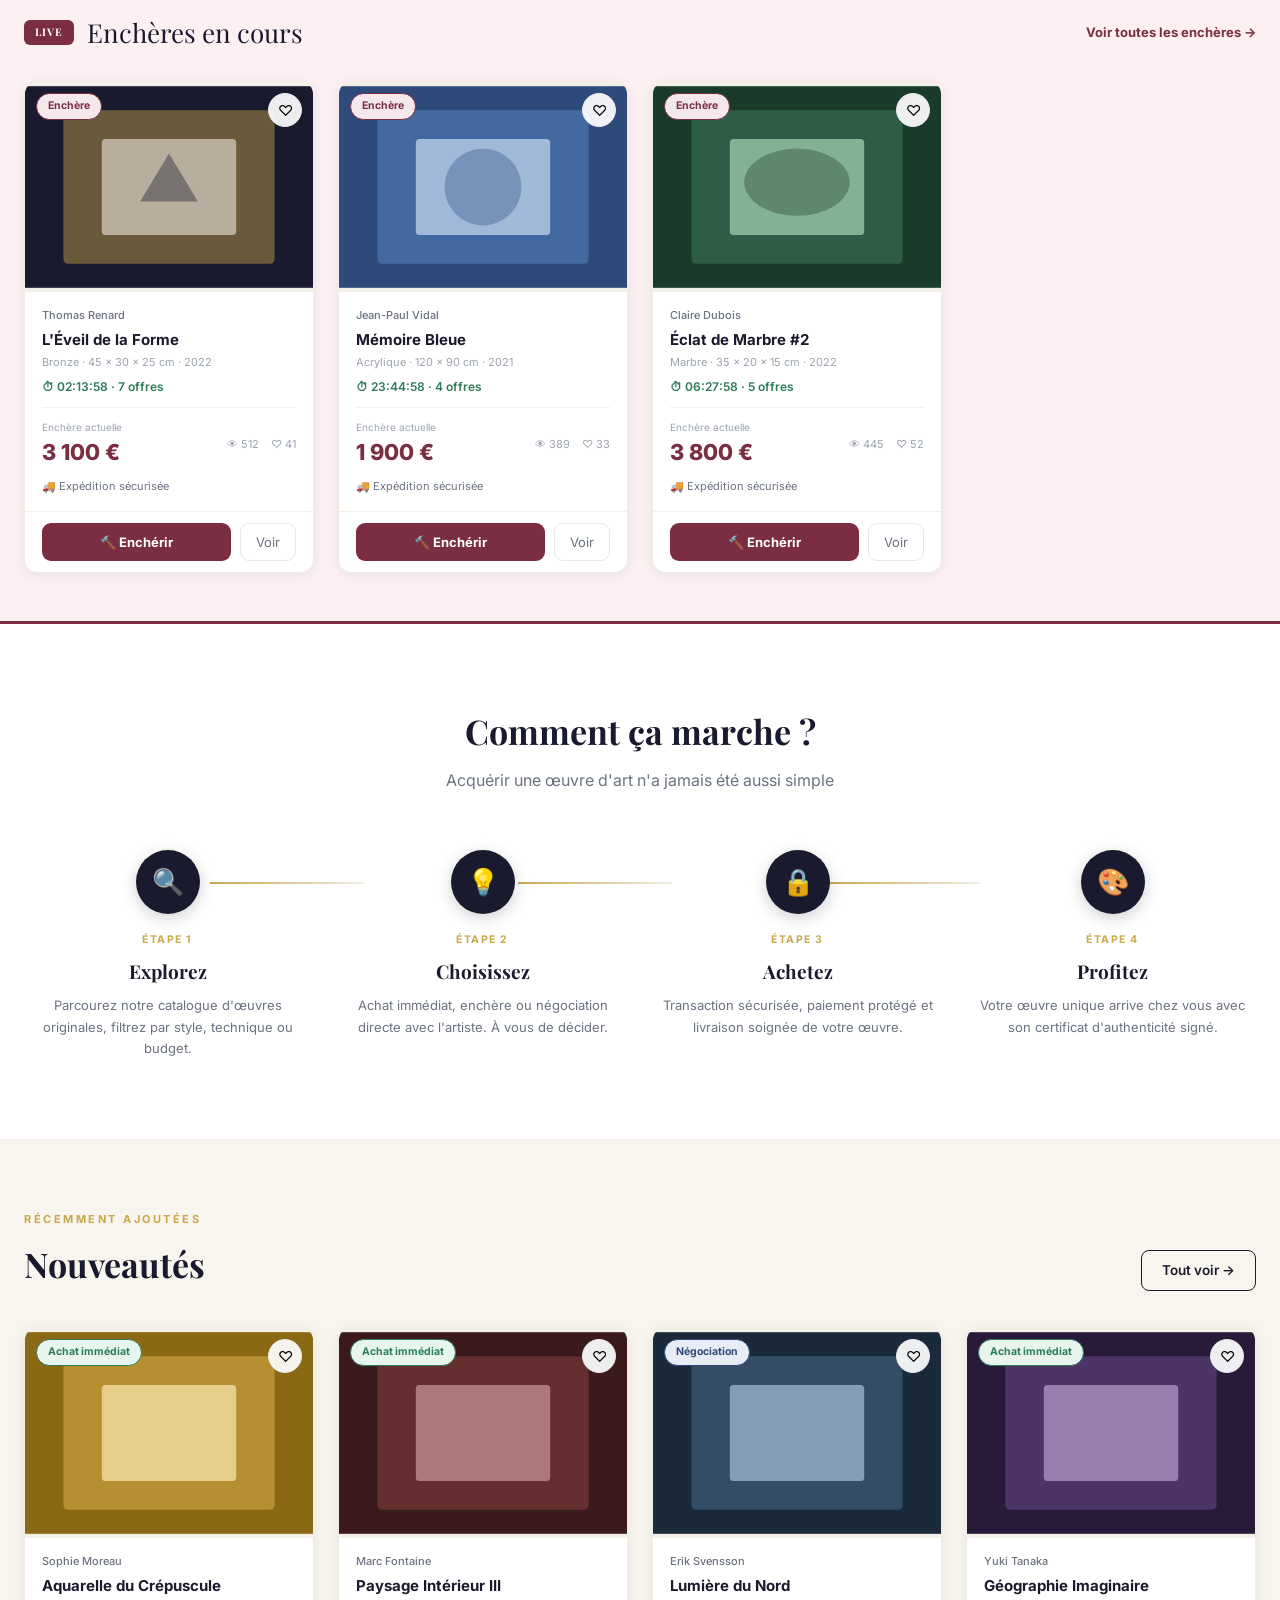
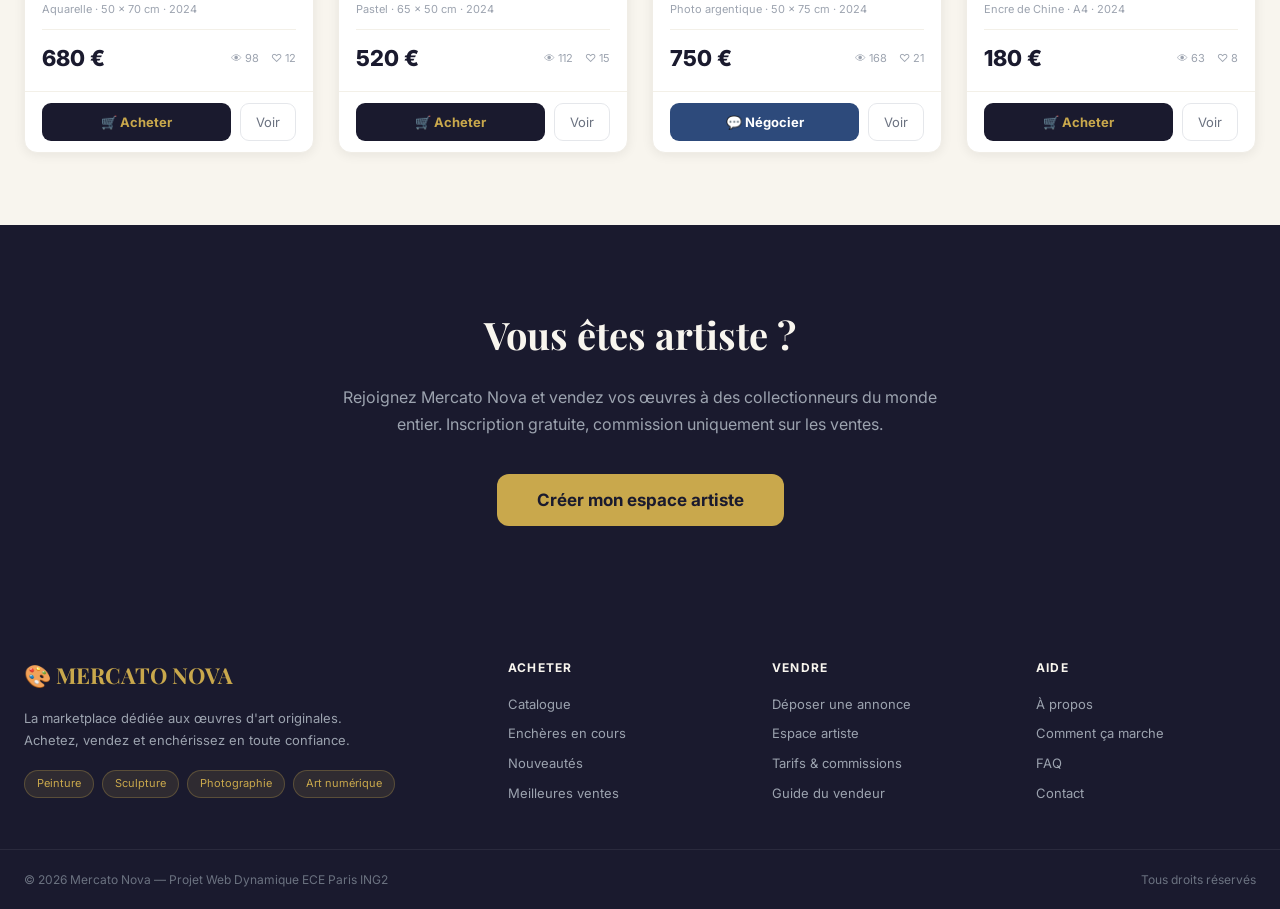
<file: mercato_final/index.html>
<!DOCTYPE html>
<html lang="fr">
<head>
  <meta charset="UTF-8" />
  <meta name="viewport" content="width=device-width, initial-scale=1.0" />
  <title>Mercato Nova — Marketplace d'Art</title>
  <link rel="preconnect" href="https://fonts.googleapis.com" />
  <link href="https://fonts.googleapis.com/css2?family=Inter:wght@400;500;600;700;800&family=Playfair+Display:ital,wght@0,700;1,400&display=swap" rel="stylesheet" />
  <style>
    *, *::before, *::after { box-sizing: border-box; margin: 0; padding: 0; }
    :root {
      --noir:     #1A1A2E;
      --noir-2:   #2D2D4E;
      --or:       #C9A84C;
      --or-clair: #E8C96A;
      --fond:     #F8F5EE;
      --blanc:    #FFFFFF;
      --gris:     #6B7280;
      --gris-c:   #F3F0E8;
      --bordeau:  #7B2D42;
      --vert:     #2D7B5A;
      --bleu:     #2D4A7B;
      --shadow-s: 0 2px 12px rgba(0,0,0,0.07);
      --shadow-m: 0 4px 24px rgba(0,0,0,0.10);
      --shadow-l: 0 12px 40px rgba(0,0,0,0.15);
      --radius:   10px;
      --radius-l: 16px;
      --trans:    0.22s ease;
    }
    html { scroll-behavior: smooth; }
    body { font-family: 'Inter', 'Segoe UI', Arial, sans-serif; background: var(--fond); color: var(--noir); line-height: 1.6; }
    a { text-decoration: none; color: inherit; }
    button { cursor: pointer; border: none; font-family: inherit; }
    img { max-width: 100%; display: block; }

    .navbar {
      position: sticky; top: 0; z-index: 100;
      background: var(--noir);
      box-shadow: 0 2px 20px rgba(0,0,0,0.35);
    }
    .navbar__inner {
      max-width: 1280px; margin: 0 auto;
      display: flex; align-items: center;
      padding: 0 24px; height: 64px; gap: 28px;
    }
    .navbar__logo {
      display: flex; align-items: center; gap: 10px;
      text-decoration: none; flex-shrink: 0;
    }
    .navbar__logo-icon {
      width: 38px; height: 38px; background: var(--or);
      border-radius: 9px; display: flex; align-items: center;
      justify-content: center; font-size: 19px;
    }
    .navbar__logo-text {
      font-family: 'Playfair Display', Georgia, serif;
      font-size: 17px; font-weight: 700;
      color: var(--or); letter-spacing: 1.5px;
    }
    .navbar__links { display: flex; gap: 2px; flex: 1; }
    .navbar__link {
      padding: 7px 14px; border-radius: 7px;
      font-size: 13.5px; font-weight: 500;
      color: #D1D5DB; background: transparent;
      transition: all var(--trans); white-space: nowrap;
    }
    .navbar__link:hover, .navbar__link--active {
      color: var(--or);
      background: rgba(201,168,76,0.12);
    }
    .navbar__right { display: flex; align-items: center; gap: 10px; margin-left: auto; }
    .navbar__search {
      display: flex; align-items: center;
      background: rgba(255,255,255,0.08);
      border: 1px solid rgba(255,255,255,0.12);
      border-radius: 9px; padding: 7px 13px; gap: 8px;
    }
    .navbar__search input {
      background: transparent; border: none; outline: none;
      color: #F8F5EE; font-size: 13px; width: 190px;
      font-family: inherit;
    }
    .navbar__search input::placeholder { color: #6B7280; }
    .navbar__icon-btn {
      background: rgba(255,255,255,0.08);
      border: 1px solid rgba(255,255,255,0.12);
      border-radius: 8px; width: 38px; height: 38px;
      display: flex; align-items: center; justify-content: center;
      color: #D1D5DB; font-size: 16px; cursor: pointer;
      transition: all var(--trans); position: relative;
    }
    .navbar__icon-btn:hover { background: rgba(255,255,255,0.15); color: var(--or); }
    .navbar__badge {
      position: absolute; top: -5px; right: -5px;
      background: var(--or); color: var(--noir);
      border-radius: 50%; width: 17px; height: 17px;
      font-size: 10px; font-weight: 700;
      display: flex; align-items: center; justify-content: center;
    }
    .navbar__login {
      background: var(--or); color: var(--noir);
      border-radius: 8px; padding: 8px 18px;
      font-size: 13px; font-weight: 700;
      transition: all var(--trans);
    }
    .navbar__login:hover { background: var(--or-clair); }

    .hero {
      background: linear-gradient(135deg, #1A1A2E 0%, #2D2D4E 50%, #1A2A3E 100%);
      padding: 90px 24px 110px;
      position: relative; overflow: hidden;
    }
    .hero__circle-1 {
      position: absolute; top: -100px; right: -100px;
      width: 500px; height: 500px; border-radius: 50%;
      background: radial-gradient(circle, rgba(201,168,76,0.08) 0%, transparent 70%);
      pointer-events: none;
    }
    .hero__circle-2 {
      position: absolute; bottom: -80px; left: -80px;
      width: 350px; height: 350px; border-radius: 50%;
      background: radial-gradient(circle, rgba(45,74,123,0.15) 0%, transparent 70%);
      pointer-events: none;
    }
    .hero__inner {
      max-width: 820px; margin: 0 auto;
      text-align: center; position: relative; z-index: 1;
    }
    .hero__pill {
      display: inline-flex; align-items: center; gap: 8px;
      background: rgba(201,168,76,0.12);
      border: 1px solid rgba(201,168,76,0.3);
      border-radius: 24px; padding: 7px 18px; margin-bottom: 28px;
      font-size: 12px; color: var(--or); font-weight: 500;
    }
    .hero__title {
      font-family: 'Playfair Display', Georgia, serif;
      font-size: clamp(38px, 7vw, 72px);
      font-weight: 700; color: #F8F5EE;
      line-height: 1.08; margin-bottom: 22px;
    }
    .hero__title span { color: var(--or); }
    .hero__subtitle {
      font-size: 18px; color: #9CA3AF;
      margin: 0 auto 44px; line-height: 1.7;
      max-width: 560px;
    }
    .hero__search-wrap {
      display: flex; max-width: 580px; margin: 0 auto 48px;
      background: var(--blanc); border-radius: 13px; overflow: hidden;
      box-shadow: 0 8px 40px rgba(0,0,0,0.35);
    }
    .hero__search-wrap input {
      flex: 1; border: none; outline: none;
      padding: 17px 22px; font-size: 15px; color: var(--noir);
      font-family: inherit;
    }
    .hero__search-wrap input::placeholder { color: #9CA3AF; }
    .hero__search-btn {
      background: var(--or); border: none;
      padding: 0 30px; color: var(--noir);
      font-weight: 700; font-size: 14px;
      cursor: pointer; transition: background var(--trans);
      white-space: nowrap;
    }
    .hero__search-btn:hover { background: var(--or-clair); }
    .hero__stats { display: flex; justify-content: center; gap: 60px; }
    .hero__stat-num {
      font-family: 'Playfair Display', Georgia, serif;
      font-size: 32px; font-weight: 700; color: var(--or);
    }
    .hero__stat-label { font-size: 12px; color: #6B7280; margin-top: 2px; }

    .cats {
      background: var(--blanc);
      border-bottom: 1px solid #F0EDE6;
      box-shadow: var(--shadow-s);
    }
    .cats__inner { max-width: 1280px; margin: 0 auto; padding: 0 24px; display: flex; }
    .cats__btn {
      flex: 1; display: flex; align-items: center;
      justify-content: center; gap: 9px;
      padding: 20px 0; background: transparent; border: none;
      border-right: 1px solid #F0EDE6;
      font-size: 14px; font-weight: 500; color: var(--noir);
      cursor: pointer; transition: all var(--trans);
    }
    .cats__btn:last-child { border-right: none; }
    .cats__btn:hover { background: var(--fond); color: var(--or); }
    .cats__btn .cats__icon { font-size: 21px; }

    .section { padding: 72px 24px; }
    .section--dark { background: var(--blanc); }
    .section--fond { background: var(--fond); }
    .section__inner { max-width: 1280px; margin: 0 auto; }
    .section__eyebrow {
      font-size: 11px; color: var(--or); font-weight: 700;
      letter-spacing: 2.5px; text-transform: uppercase; margin-bottom: 8px;
    }
    .section__title {
      font-family: 'Playfair Display', Georgia, serif;
      font-size: 34px; color: var(--noir); margin-bottom: 0;
    }
    .section__head {
      display: flex; align-items: flex-end;
      justify-content: space-between; margin-bottom: 36px;
    }
    .section__link {
      font-size: 13.5px; color: var(--noir); font-weight: 600;
      border: 1.5px solid var(--noir); border-radius: 8px;
      padding: 9px 20px; transition: all var(--trans);
      white-space: nowrap; margin-left: 20px;
    }
    .section__link:hover { background: var(--noir); color: var(--or); }

    .grid {
      display: grid;
      grid-template-columns: repeat(auto-fill, minmax(272px, 1fr));
      gap: 24px;
    }
    .grid--4 { grid-template-columns: repeat(4, 1fr); }

    .card {
      background: var(--blanc); border-radius: 13px;
      overflow: hidden; border: 1px solid #F0EDE6;
      box-shadow: var(--shadow-s);
      transition: transform var(--trans), box-shadow var(--trans);
      display: flex; flex-direction: column;
    }
    .card:hover { transform: translateY(-5px); box-shadow: var(--shadow-l); }
    .card__img {
      position: relative; height: 210px;
      overflow: hidden; background: var(--gris-c);
    }
    .card__img svg { width: 100%; height: 100%; }
    .card__badge {
      position: absolute; top: 11px; left: 11px;
      padding: 4px 11px; border-radius: 20px;
      font-size: 10.5px; font-weight: 700;
      border: 1px solid currentColor;
    }
    .card__badge--immediat { color: var(--vert); background: #E8F5EF; }
    .card__badge--enchere  { color: var(--bordeau); background: #F5E8EC; }
    .card__badge--nego     { color: var(--bleu); background: #E8EDF5; }
    .card__fav {
      position: absolute; top: 11px; right: 11px;
      background: rgba(255,255,255,0.92); border: 1px solid #E5E7EB;
      border-radius: 50%; width: 34px; height: 34px;
      display: flex; align-items: center; justify-content: center;
      font-size: 15px; cursor: pointer;
      transition: all var(--trans);
    }
    .card__fav:hover { border-color: var(--bordeau); background: #FFF0F3; }
    .card__body {
      padding: 15px 17px; flex: 1;
      display: flex; flex-direction: column; gap: 5px;
    }
    .card__artist { font-size: 11px; color: var(--gris); font-weight: 500; }
    .card__title  { font-size: 15px; font-weight: 700; color: var(--noir); line-height: 1.3; }
    .card__meta   { font-size: 11px; color: #9CA3AF; }
    .card__timer  { font-size: 12px; color: var(--vert); font-weight: 600; }
    .card__timer--urgent { color: var(--bordeau); }
    .card__divider { height: 1px; background: #F3F0E8; margin: 6px 0; }
    .card__price-row { display: flex; align-items: center; justify-content: space-between; }
    .card__price-label { font-size: 10px; color: #9CA3AF; }
    .card__price { font-size: 22px; font-weight: 800; color: var(--noir); }
    .card__price--enchere { color: var(--bordeau); }
    .card__stats { display: flex; gap: 12px; font-size: 11px; color: #9CA3AF; }
    .card__ship  { font-size: 11px; color: var(--gris); margin-top: 3px; }
    .card__footer { padding: 11px 17px; border-top: 1px solid #F3F0E8; display: flex; gap: 9px; }
    .btn-primary {
      flex: 1; border-radius: 9px; padding: 10px 0;
      font-size: 13px; font-weight: 700;
      color: var(--blanc); cursor: pointer;
      transition: opacity var(--trans); border: none;
    }
    .btn-primary:hover { opacity: 0.88; }
    .btn-primary--noir    { background: var(--noir); color: var(--or); }
    .btn-primary--bordeau { background: var(--bordeau); }
    .btn-primary--bleu    { background: var(--bleu); }
    .btn-secondary {
      background: transparent; color: var(--gris);
      border: 1.5px solid #E5E7EB; border-radius: 9px;
      padding: 10px 15px; font-size: 13px; cursor: pointer;
      transition: all var(--trans);
    }
    .btn-secondary:hover { border-color: var(--noir); color: var(--noir); }

    .encheres-band {
      background: #FDF0F3;
      border-top: 3px solid var(--bordeau);
      border-bottom: 3px solid var(--bordeau);
      padding: 48px 24px;
    }
    .encheres-band__inner { max-width: 1280px; margin: 0 auto; }
    .encheres-band__head {
      display: flex; align-items: center;
      justify-content: space-between; margin-bottom: 28px;
    }
    .live-badge {
      background: var(--bordeau); color: var(--blanc);
      padding: 4px 11px; border-radius: 6px;
      font-size: 10.5px; font-weight: 700; letter-spacing: 1px;
    }
    .encheres-band__title {
      font-family: 'Playfair Display', Georgia, serif;
      font-size: 26px; color: var(--noir);
      display: flex; align-items: center; gap: 13px;
    }
    .encheres-band__link { font-size: 13px; color: var(--bordeau); font-weight: 700; }
    .encheres-band__link:hover { text-decoration: underline; }

    .how { padding: 80px 24px; background: var(--blanc); }
    .how__inner { max-width: 1280px; margin: 0 auto; }
    .how__header { text-align: center; margin-bottom: 56px; }
    .how__subtitle { color: var(--gris); font-size: 16px; margin-top: 10px; }
    .how__grid {
      display: grid; grid-template-columns: repeat(4,1fr); gap: 28px;
      position: relative;
    }
    .how__step { text-align: center; }
    .how__icon-wrap {
      width: 64px; height: 64px; border-radius: 50%;
      background: var(--noir);
      display: flex; align-items: center; justify-content: center;
      font-size: 26px; margin: 0 auto 18px;
      position: relative; z-index: 1;
      box-shadow: 0 4px 16px rgba(26,26,46,0.2);
    }
    .how__num {
      font-size: 10.5px; color: var(--or); font-weight: 700;
      letter-spacing: 1.5px; text-transform: uppercase; margin-bottom: 7px;
    }
    .how__step-title {
      font-family: 'Playfair Display', Georgia, serif;
      font-size: 19px; color: var(--noir); margin-bottom: 9px;
    }
    .how__step-desc { font-size: 13px; color: var(--gris); line-height: 1.65; }
    .how__connector {
      position: absolute; top: 32px; height: 2px;
      background: linear-gradient(90deg, var(--or), #F0EDE6);
      z-index: 0;
    }

    .cta-artiste { background: var(--noir); padding: 80px 24px; text-align: center; }
    .cta-artiste__inner { max-width: 620px; margin: 0 auto; }
    .cta-artiste__title {
      font-family: 'Playfair Display', Georgia, serif;
      font-size: 38px; color: #F8F5EE; margin-bottom: 18px;
    }
    .cta-artiste__subtitle { color: #9CA3AF; font-size: 16px; margin-bottom: 36px; line-height: 1.7; }
    .cta-artiste__btn {
      background: var(--or); color: var(--noir);
      border: none; border-radius: 12px;
      padding: 16px 40px; font-size: 17px; font-weight: 700;
      cursor: pointer; transition: background var(--trans);
    }
    .cta-artiste__btn:hover { background: var(--or-clair); }

    .footer { background: var(--noir); color: #D1D5DB; }
    .footer__grid {
      max-width: 1280px; margin: 0 auto;
      padding: 52px 24px 36px;
      display: grid;
      grid-template-columns: 2fr 1fr 1fr 1fr;
      gap: 44px;
    }
    .footer__logo {
      font-family: 'Playfair Display', Georgia, serif;
      font-size: 22px; font-weight: 700; color: var(--or);
      margin-bottom: 13px; display: flex; align-items: center; gap: 9px;
    }
    .footer__tagline { font-size: 13px; color: #9CA3AF; line-height: 1.75; margin-bottom: 18px; }
    .footer__tags { display: flex; gap: 8px; flex-wrap: wrap; }
    .footer__tag {
      background: rgba(201,168,76,0.12);
      color: var(--or); border: 1px solid rgba(201,168,76,0.28);
      border-radius: 20px; padding: 4px 12px; font-size: 11px;
    }
    .footer__col-title {
      font-size: 12px; font-weight: 700; color: #F8F5EE;
      text-transform: uppercase; letter-spacing: 1.2px; margin-bottom: 16px;
    }
    .footer__col-link { display: block; font-size: 13px; color: #9CA3AF; margin-bottom: 9px; transition: color var(--trans); }
    .footer__col-link:hover { color: var(--or); }
    .footer__bar {
      border-top: 1px solid rgba(255,255,255,0.07);
      padding: 20px 24px;
      max-width: 1280px; margin: 0 auto;
      display: flex; justify-content: space-between;
      font-size: 12px; color: #6B7280;
    }

    @media (max-width: 1024px) {
      .how__grid { grid-template-columns: repeat(2,1fr); }
      .footer__grid { grid-template-columns: 1fr 1fr; }
      .grid--4 { grid-template-columns: repeat(2,1fr); }
    }
    @media (max-width: 768px) {
      .navbar__search { display: none; }
      .navbar__links { display: none; }
      .hero { padding: 60px 20px 80px; }
      .hero__stats { gap: 28px; }
      .cats__btn span:not(.cats__icon) { display: none; }
      .how__grid { grid-template-columns: 1fr; }
      .footer__grid { grid-template-columns: 1fr; }
      .grid, .grid--4 { grid-template-columns: 1fr 1fr; }
      .section__head { flex-direction: column; align-items: flex-start; gap: 14px; }
    }
    @media (max-width: 480px) {
      .grid, .grid--4 { grid-template-columns: 1fr; }
    }
  </style>
</head>
<body>

  <nav class="navbar">
    <div class="navbar__inner">
      <a href="index.html" class="navbar__logo">
        <div class="navbar__logo-icon">🎨</div>
        <span class="navbar__logo-text">MERCATO NOVA</span>
      </a>
      <div class="navbar__links">
        <a href="index.html"     class="navbar__link navbar__link--active">Accueil</a>
        <a href="catalogue.html" class="navbar__link">Catalogue</a>
        <a href="encheres.html"    class="navbar__link">Enchères</a>
        <a href="negociation.html" class="navbar__link">Négociation</a>
      </div>
      <div class="navbar__right">
        <div class="navbar__search">
          <span style="color:#9CA3AF;font-size:14px;">🔍</span>
          <input type="text" placeholder="Rechercher une œuvre, un artiste…" />
        </div>
        <button class="navbar__icon-btn" title="Favoris">♡</button>
        <a href="panier.html"><button class="navbar__icon-btn" title="Panier">
          🛒
          <span class="navbar__badge" id="cartBadge">0</span>
        </button></a>
        <span id="zoneConnexion"><a href="login.html"><button class="navbar__login">Se connecter</button></a></span>
      </div>
    </div>
  </nav>

  <section class="hero">
    <div class="hero__circle-1"></div>
    <div class="hero__circle-2"></div>
    <div class="hero__inner">
      <div class="hero__pill">
        ✨ <span>Marketplace d'art en ligne · Achetez · Enchérissez · Négociez</span>
      </div>
      <h1 class="hero__title">
        Découvrez l'Art<br>
        <span>Autrement</span>
      </h1>
      <p class="hero__subtitle">
        Des œuvres uniques d'artistes indépendants. Trois façons d'acquérir la pièce de vos rêves.
      </p>
      <form class="hero__search-wrap" onsubmit="event.preventDefault(); window.location='catalogue.html?q='+this.querySelector('input').value">
        <input type="text" placeholder="Rechercher une œuvre, un artiste, un style…" />
        <button type="submit" class="hero__search-btn">Rechercher</button>
      </form>
      <div class="hero__stats">
        <div>
          <div class="hero__stat-num">12+</div>
          <div class="hero__stat-label">Œuvres disponibles</div>
        </div>
        <div>
          <div class="hero__stat-num">8</div>
          <div class="hero__stat-label">Artistes</div>
        </div>
        <div>
          <div class="hero__stat-num">3</div>
          <div class="hero__stat-label">Modes de vente</div>
        </div>
      </div>
    </div>
  </section>

  <div class="cats">
    <div class="cats__inner">
      <button class="cats__btn" onclick="window.location='catalogue.html?cat=peinture'">
        <span class="cats__icon">🖼️</span><span>Peinture</span>
      </button>
      <button class="cats__btn" onclick="window.location='catalogue.html?cat=sculpture'">
        <span class="cats__icon">🗿</span><span>Sculpture</span>
      </button>
      <button class="cats__btn" onclick="window.location='catalogue.html?cat=photo'">
        <span class="cats__icon">📷</span><span>Photographie</span>
      </button>
      <button class="cats__btn" onclick="window.location='catalogue.html?cat=numerique'">
        <span class="cats__icon">💻</span><span>Art numérique</span>
      </button>
      <button class="cats__btn" onclick="window.location='catalogue.html?cat=dessin'">
        <span class="cats__icon">✏️</span><span>Dessin</span>
      </button>
    </div>
  </div>

  <section class="section section--fond">
    <div class="section__inner">
      <div class="section__head">
        <div>
          <div class="section__eyebrow">Sélection du moment</div>
          <h2 class="section__title">Œuvres à la Une</h2>
        </div>
        <a href="catalogue.html" class="section__link">Voir tout le catalogue →</a>
      </div>
      <div class="grid">

        <div class="card">
          <div class="card__img">
            <svg viewBox="0 0 300 210" xmlns="http://www.w3.org/2000/svg">
              <rect width="300" height="210" fill="#8B4513"/>
              <rect x="40" y="25" width="220" height="160" fill="#D2691E" rx="5" opacity="0.65"/>
              <rect x="80" y="55" width="140" height="100" fill="#F4A460" rx="4" opacity="0.75"/>
              <circle cx="150" cy="105" r="35" fill="#8B4513" opacity="0.45"/>
            </svg>
            <span class="card__badge card__badge--immediat">Achat immédiat</span>
            <button class="card__fav">♡</button>
          </div>
          <div class="card__body">
            <div class="card__artist">Marie Durand</div>
            <div class="card__title">Composition en Or et Nuit</div>
            <div class="card__meta">Huile sur toile · 100 × 80 cm · 2023</div>
            <div class="card__divider"></div>
            <div class="card__price-row">
              <div class="card__price">1 200 €</div>
              <div class="card__stats"><span>👁 234</span><span>♡ 18</span></div>
            </div>
            <div class="card__ship">🚚 Livraison gratuite</div>
          </div>
          <div class="card__footer">
            <button class="btn-primary btn-primary--noir">🛒 Acheter</button>
            <button class="btn-secondary">Voir</button>
          </div>
        </div>

        <div class="card">
          <div class="card__img">
            <svg viewBox="0 0 300 210" xmlns="http://www.w3.org/2000/svg">
              <rect width="300" height="210" fill="#2C3E50"/>
              <rect x="40" y="25" width="220" height="160" fill="#3498DB" rx="5" opacity="0.5"/>
              <rect x="80" y="55" width="140" height="100" fill="#ECF0F1" rx="4" opacity="0.6"/>
              <ellipse cx="150" cy="105" rx="50" ry="30" fill="#3498DB" opacity="0.35"/>
            </svg>
            <span class="card__badge card__badge--nego">Négociation</span>
            <button class="card__fav">♡</button>
          </div>
          <div class="card__body">
            <div class="card__artist">Kana Leblanc</div>
            <div class="card__title">Sérénité Urbaine #7</div>
            <div class="card__meta">Photographie numérique · 60 × 90 cm · 2024</div>
            <div class="card__divider"></div>
            <div class="card__price-row">
              <div class="card__price">450 €</div>
              <div class="card__stats"><span>👁 187</span><span>♡ 24</span></div>
            </div>
            <div class="card__ship">🚚 Expédition rapide</div>
          </div>
          <div class="card__footer">
            <button class="btn-primary btn-primary--bleu">💬 Négocier</button>
            <button class="btn-secondary">Voir</button>
          </div>
        </div>

        <div class="card">
          <div class="card__img">
            <svg viewBox="0 0 300 210" xmlns="http://www.w3.org/2000/svg">
              <rect width="300" height="210" fill="#5C3D91"/>
              <rect x="40" y="25" width="220" height="160" fill="#9B72D0" rx="5" opacity="0.6"/>
              <rect x="80" y="55" width="140" height="100" fill="#E8D9F5" rx="4" opacity="0.65"/>
              <rect x="115" y="80" width="70" height="50" fill="#5C3D91" rx="3" opacity="0.5"/>
            </svg>
            <span class="card__badge card__badge--immediat">Achat immédiat</span>
            <button class="card__fav">♡</button>
          </div>
          <div class="card__body">
            <div class="card__artist">Lucas Bernard</div>
            <div class="card__title">Fragment #12</div>
            <div class="card__meta">Impression numérique · 40 × 40 cm · 2024</div>
            <div class="card__divider"></div>
            <div class="card__price-row">
              <div class="card__price">320 €</div>
              <div class="card__stats"><span>👁 145</span><span>♡ 9</span></div>
            </div>
            <div class="card__ship">🚚 Livraison gratuite</div>
          </div>
          <div class="card__footer">
            <button class="btn-primary btn-primary--noir">🛒 Acheter</button>
            <button class="btn-secondary">Voir</button>
          </div>
        </div>

        <div class="card">
          <div class="card__img">
            <svg viewBox="0 0 300 210" xmlns="http://www.w3.org/2000/svg">
              <rect width="300" height="210" fill="#2D7B5A"/>
              <rect x="40" y="25" width="220" height="160" fill="#5BAA8A" rx="5" opacity="0.6"/>
              <rect x="80" y="55" width="140" height="100" fill="#C4E8D8" rx="4" opacity="0.7"/>
              <circle cx="100" cy="85" r="22" fill="#2D7B5A" opacity="0.4"/>
              <circle cx="190" cy="120" r="18" fill="#2D7B5A" opacity="0.4"/>
            </svg>
            <span class="card__badge card__badge--immediat">Achat immédiat</span>
            <button class="card__fav">♡</button>
          </div>
          <div class="card__body">
            <div class="card__artist">Amira Khalil</div>
            <div class="card__title">Portrait de l'Absence</div>
            <div class="card__meta">Encre de Chine · 30 × 42 cm · 2023</div>
            <div class="card__divider"></div>
            <div class="card__price-row">
              <div class="card__price">280 €</div>
              <div class="card__stats"><span>👁 76</span><span>♡ 6</span></div>
            </div>
            <div class="card__ship">🚚 Expédition rapide</div>
          </div>
          <div class="card__footer">
            <button class="btn-primary btn-primary--noir">🛒 Acheter</button>
            <button class="btn-secondary">Voir</button>
          </div>
        </div>

      </div>
    </div>
  </section>

  <section class="encheres-band">
    <div class="encheres-band__inner">
      <div class="encheres-band__head">
        <div class="encheres-band__title">
          <span class="live-badge">LIVE</span>
          Enchères en cours
        </div>
        <a href="#" class="encheres-band__link">Voir toutes les enchères →</a>
      </div>
      <div class="grid">

        <div class="card">
          <div class="card__img">
            <svg viewBox="0 0 300 210" xmlns="http://www.w3.org/2000/svg">
              <rect width="300" height="210" fill="#1A1A2E"/>
              <rect x="40" y="25" width="220" height="160" fill="#C9A84C" rx="5" opacity="0.45"/>
              <rect x="80" y="55" width="140" height="100" fill="#F8F5EE" rx="4" opacity="0.55"/>
              <polygon points="150,70 180,120 120,120" fill="#1A1A2E" opacity="0.4"/>
            </svg>
            <span class="card__badge card__badge--enchere">Enchère</span>
            <button class="card__fav">♡</button>
          </div>
          <div class="card__body">
            <div class="card__artist">Thomas Renard</div>
            <div class="card__title">L'Éveil de la Forme</div>
            <div class="card__meta">Bronze · 45 × 30 × 25 cm · 2022</div>
            <div class="card__timer card__timer--urgent" id="timer1">⏱ 02:14:32 · 7 offres</div>
            <div class="card__divider"></div>
            <div class="card__price-row">
              <div>
                <div class="card__price-label">Enchère actuelle</div>
                <div class="card__price card__price--enchere">3 100 €</div>
              </div>
              <div class="card__stats"><span>👁 512</span><span>♡ 41</span></div>
            </div>
            <div class="card__ship">🚚 Expédition sécurisée</div>
          </div>
          <div class="card__footer">
            <button class="btn-primary btn-primary--bordeau">🔨 Enchérir</button>
            <button class="btn-secondary">Voir</button>
          </div>
        </div>

        <div class="card">
          <div class="card__img">
            <svg viewBox="0 0 300 210" xmlns="http://www.w3.org/2000/svg">
              <rect width="300" height="210" fill="#2D4A7B"/>
              <rect x="40" y="25" width="220" height="160" fill="#5B8AC5" rx="5" opacity="0.5"/>
              <rect x="80" y="55" width="140" height="100" fill="#D4E4F7" rx="4" opacity="0.65"/>
              <circle cx="150" cy="105" r="40" fill="#2D4A7B" opacity="0.35"/>
            </svg>
            <span class="card__badge card__badge--enchere">Enchère</span>
            <button class="card__fav">♡</button>
          </div>
          <div class="card__body">
            <div class="card__artist">Jean-Paul Vidal</div>
            <div class="card__title">Mémoire Bleue</div>
            <div class="card__meta">Acrylique · 120 × 90 cm · 2021</div>
            <div class="card__timer" id="timer2">⏱ 23:45:10 · 4 offres</div>
            <div class="card__divider"></div>
            <div class="card__price-row">
              <div>
                <div class="card__price-label">Enchère actuelle</div>
                <div class="card__price card__price--enchere">1 900 €</div>
              </div>
              <div class="card__stats"><span>👁 389</span><span>♡ 33</span></div>
            </div>
            <div class="card__ship">🚚 Expédition sécurisée</div>
          </div>
          <div class="card__footer">
            <button class="btn-primary btn-primary--bordeau">🔨 Enchérir</button>
            <button class="btn-secondary">Voir</button>
          </div>
        </div>

        <div class="card">
          <div class="card__img">
            <svg viewBox="0 0 300 210" xmlns="http://www.w3.org/2000/svg">
              <rect width="300" height="210" fill="#1A3A2A"/>
              <rect x="40" y="25" width="220" height="160" fill="#3D7A5A" rx="5" opacity="0.55"/>
              <rect x="80" y="55" width="140" height="100" fill="#A8D5B5" rx="4" opacity="0.7"/>
              <ellipse cx="150" cy="100" rx="55" ry="35" fill="#1A3A2A" opacity="0.35"/>
            </svg>
            <span class="card__badge card__badge--enchere">Enchère</span>
            <button class="card__fav">♡</button>
          </div>
          <div class="card__body">
            <div class="card__artist">Claire Dubois</div>
            <div class="card__title">Éclat de Marbre #2</div>
            <div class="card__meta">Marbre · 35 × 20 × 15 cm · 2022</div>
            <div class="card__timer" id="timer3">⏱ 06:28:05 · 5 offres</div>
            <div class="card__divider"></div>
            <div class="card__price-row">
              <div>
                <div class="card__price-label">Enchère actuelle</div>
                <div class="card__price card__price--enchere">3 800 €</div>
              </div>
              <div class="card__stats"><span>👁 445</span><span>♡ 52</span></div>
            </div>
            <div class="card__ship">🚚 Expédition sécurisée</div>
          </div>
          <div class="card__footer">
            <button class="btn-primary btn-primary--bordeau">🔨 Enchérir</button>
            <button class="btn-secondary">Voir</button>
          </div>
        </div>

      </div>
    </div>
  </section>

  <section class="how">
    <div class="how__inner">
      <div class="how__header">
        <h2 class="section__title">Comment ça marche ?</h2>
        <p class="how__subtitle">Acquérir une œuvre d'art n'a jamais été aussi simple</p>
      </div>
      <div class="how__grid">
        <div class="how__connector" style="left:calc(12.5% + 32px);right:calc(75% - 32px);top:32px;"></div>
        <div class="how__connector" style="left:calc(37.5% + 32px);right:calc(50% - 32px);top:32px;"></div>
        <div class="how__connector" style="left:calc(62.5% + 32px);right:calc(25% - 32px);top:32px;"></div>
        <div class="how__step">
          <div class="how__icon-wrap">🔍</div>
          <div class="how__num">Étape 1</div>
          <h3 class="how__step-title">Explorez</h3>
          <p class="how__step-desc">Parcourez notre catalogue d'œuvres originales, filtrez par style, technique ou budget.</p>
        </div>
        <div class="how__step">
          <div class="how__icon-wrap">💡</div>
          <div class="how__num">Étape 2</div>
          <h3 class="how__step-title">Choisissez</h3>
          <p class="how__step-desc">Achat immédiat, enchère ou négociation directe avec l'artiste. À vous de décider.</p>
        </div>
        <div class="how__step">
          <div class="how__icon-wrap">🔒</div>
          <div class="how__num">Étape 3</div>
          <h3 class="how__step-title">Achetez</h3>
          <p class="how__step-desc">Transaction sécurisée, paiement protégé et livraison soignée de votre œuvre.</p>
        </div>
        <div class="how__step">
          <div class="how__icon-wrap">🎨</div>
          <div class="how__num">Étape 4</div>
          <h3 class="how__step-title">Profitez</h3>
          <p class="how__step-desc">Votre œuvre unique arrive chez vous avec son certificat d'authenticité signé.</p>
        </div>
      </div>
    </div>
  </section>

  <section class="section section--fond">
    <div class="section__inner">
      <div class="section__head">
        <div>
          <div class="section__eyebrow">Récemment ajoutées</div>
          <h2 class="section__title">Nouveautés</h2>
        </div>
        <a href="catalogue.html" class="section__link">Tout voir →</a>
      </div>
      <div class="grid grid--4">

        <div class="card">
          <div class="card__img">
            <svg viewBox="0 0 300 210" xmlns="http://www.w3.org/2000/svg">
              <rect width="300" height="210" fill="#8B6914"/>
              <rect x="40" y="25" width="220" height="160" fill="#D4A843" rx="5" opacity="0.6"/>
              <rect x="80" y="55" width="140" height="100" fill="#FBE9B0" rx="4" opacity="0.7"/>
            </svg>
            <span class="card__badge card__badge--immediat">Achat immédiat</span>
            <button class="card__fav">♡</button>
          </div>
          <div class="card__body">
            <div class="card__artist">Sophie Moreau</div>
            <div class="card__title">Aquarelle du Crépuscule</div>
            <div class="card__meta">Aquarelle · 50 × 70 cm · 2024</div>
            <div class="card__divider"></div>
            <div class="card__price-row">
              <div class="card__price">680 €</div>
              <div class="card__stats"><span>👁 98</span><span>♡ 12</span></div>
            </div>
          </div>
          <div class="card__footer">
            <button class="btn-primary btn-primary--noir">🛒 Acheter</button>
            <button class="btn-secondary">Voir</button>
          </div>
        </div>

        <div class="card">
          <div class="card__img">
            <svg viewBox="0 0 300 210" xmlns="http://www.w3.org/2000/svg">
              <rect width="300" height="210" fill="#3A1A1A"/>
              <rect x="40" y="25" width="220" height="160" fill="#8B4040" rx="5" opacity="0.55"/>
              <rect x="80" y="55" width="140" height="100" fill="#D4A0A0" rx="4" opacity="0.65"/>
            </svg>
            <span class="card__badge card__badge--immediat">Achat immédiat</span>
            <button class="card__fav">♡</button>
          </div>
          <div class="card__body">
            <div class="card__artist">Marc Fontaine</div>
            <div class="card__title">Paysage Intérieur III</div>
            <div class="card__meta">Pastel · 65 × 50 cm · 2024</div>
            <div class="card__divider"></div>
            <div class="card__price-row">
              <div class="card__price">520 €</div>
              <div class="card__stats"><span>👁 112</span><span>♡ 15</span></div>
            </div>
          </div>
          <div class="card__footer">
            <button class="btn-primary btn-primary--noir">🛒 Acheter</button>
            <button class="btn-secondary">Voir</button>
          </div>
        </div>

        <div class="card">
          <div class="card__img">
            <svg viewBox="0 0 300 210" xmlns="http://www.w3.org/2000/svg">
              <rect width="300" height="210" fill="#1A2A3A"/>
              <rect x="40" y="25" width="220" height="160" fill="#4A6A8A" rx="5" opacity="0.55"/>
              <rect x="80" y="55" width="140" height="100" fill="#B0C8E0" rx="4" opacity="0.65"/>
            </svg>
            <span class="card__badge card__badge--nego">Négociation</span>
            <button class="card__fav">♡</button>
          </div>
          <div class="card__body">
            <div class="card__artist">Erik Svensson</div>
            <div class="card__title">Lumière du Nord</div>
            <div class="card__meta">Photo argentique · 50 × 75 cm · 2024</div>
            <div class="card__divider"></div>
            <div class="card__price-row">
              <div class="card__price">750 €</div>
              <div class="card__stats"><span>👁 168</span><span>♡ 21</span></div>
            </div>
          </div>
          <div class="card__footer">
            <button class="btn-primary btn-primary--bleu">💬 Négocier</button>
            <button class="btn-secondary">Voir</button>
          </div>
        </div>

        <div class="card">
          <div class="card__img">
            <svg viewBox="0 0 300 210" xmlns="http://www.w3.org/2000/svg">
              <rect width="300" height="210" fill="#2A1A3A"/>
              <rect x="40" y="25" width="220" height="160" fill="#6A4A8A" rx="5" opacity="0.55"/>
              <rect x="80" y="55" width="140" height="100" fill="#C0A8D8" rx="4" opacity="0.65"/>
            </svg>
            <span class="card__badge card__badge--immediat">Achat immédiat</span>
            <button class="card__fav">♡</button>
          </div>
          <div class="card__body">
            <div class="card__artist">Yuki Tanaka</div>
            <div class="card__title">Géographie Imaginaire</div>
            <div class="card__meta">Encre de Chine · A4 · 2024</div>
            <div class="card__divider"></div>
            <div class="card__price-row">
              <div class="card__price">180 €</div>
              <div class="card__stats"><span>👁 63</span><span>♡ 8</span></div>
            </div>
          </div>
          <div class="card__footer">
            <button class="btn-primary btn-primary--noir">🛒 Acheter</button>
            <button class="btn-secondary">Voir</button>
          </div>
        </div>

      </div>
    </div>
  </section>

  <section class="cta-artiste">
    <div class="cta-artiste__inner">
      <h2 class="cta-artiste__title">Vous êtes artiste ?</h2>
      <p class="cta-artiste__subtitle">
        Rejoignez Mercato Nova et vendez vos œuvres à des collectionneurs du monde entier.
        Inscription gratuite, commission uniquement sur les ventes.
      </p>
      <button class="cta-artiste__btn">Créer mon espace artiste</button>
    </div>
  </section>

  <footer class="footer">
    <div class="footer__grid">
      <div>
        <div class="footer__logo">🎨 MERCATO NOVA</div>
        <p class="footer__tagline">La marketplace dédiée aux œuvres d'art originales.<br>Achetez, vendez et enchérissez en toute confiance.</p>
        <div class="footer__tags">
          <span class="footer__tag">Peinture</span>
          <span class="footer__tag">Sculpture</span>
          <span class="footer__tag">Photographie</span>
          <span class="footer__tag">Art numérique</span>
        </div>
      </div>
      <div>
        <div class="footer__col-title">Acheter</div>
        <a href="catalogue.html" class="footer__col-link">Catalogue</a>
        <a href="#" class="footer__col-link">Enchères en cours</a>
        <a href="#" class="footer__col-link">Nouveautés</a>
        <a href="#" class="footer__col-link">Meilleures ventes</a>
      </div>
      <div>
        <div class="footer__col-title">Vendre</div>
        <a href="#" class="footer__col-link">Déposer une annonce</a>
        <a href="#" class="footer__col-link">Espace artiste</a>
        <a href="#" class="footer__col-link">Tarifs & commissions</a>
        <a href="#" class="footer__col-link">Guide du vendeur</a>
      </div>
      <div>
        <div class="footer__col-title">Aide</div>
        <a href="#" class="footer__col-link">À propos</a>
        <a href="#" class="footer__col-link">Comment ça marche</a>
        <a href="#" class="footer__col-link">FAQ</a>
        <a href="#" class="footer__col-link">Contact</a>
      </div>
    </div>
    <div class="footer__bar">
      <span>© 2026 Mercato Nova — Projet Web Dynamique ECE Paris ING2</span>
      <span>Tous droits réservés</span>
    </div>
  </footer>

  <script>
    const timers = [
      { id: "timer1", end: Date.now() + 2*3600000 + 14*60000,  suffix: "7 offres", urgent: true  },
      { id: "timer2", end: Date.now() + 23*3600000 + 45*60000, suffix: "4 offres", urgent: false },
      { id: "timer3", end: Date.now() + 6*3600000 + 28*60000,  suffix: "5 offres", urgent: false },
    ];

    function pad(n) { return String(n).padStart(2, "0"); }

    function tickAll() {
      timers.forEach(t => {
        const el = document.getElementById(t.id);
        if (!el) return;
        const diff = t.end - Date.now();
        if (diff <= 0) { el.textContent = "⏱ Terminée · " + t.suffix; return; }
        const h = Math.floor(diff / 3600000);
        const m = Math.floor((diff % 3600000) / 60000);
        const s = Math.floor((diff % 60000) / 1000);
        el.textContent = `⏱ ${pad(h)}:${pad(m)}:${pad(s)} · ${t.suffix}`;
        el.className = "card__timer" + (diff < 3600000 ? " card__timer--urgent" : "");
      });
    }
    tickAll();
    setInterval(tickAll, 1000);

    // ── Mapping titre → id_artwork (base de données) ─────────────
    const ARTWORK_IDS = {
      "Composition en Or et Nuit": 1,
      "Aquarelle du Crépuscule":   2,
      "Paysage Intérieur III":     3,
      "L'Éveil de la Forme":       4,
      "Éclat de Marbre #2":        5,
      "Mémoire Bleue":             6,
      "Sérénité Urbaine #7":       7,
      "Lumière du Nord":           8,
      "Portrait de l'Absence":     9
    };

    function ouvrirOeuvre(card) {
      const titre = card.querySelector(".card__title")?.textContent.trim();
      const id = ARTWORK_IDS[titre];
      if (id) window.location.href = `artwork.html?id=${id}`;
    }

    document.querySelectorAll(".card").forEach(card => {
      card.addEventListener("click", () => ouvrirOeuvre(card));
    });
    document.querySelectorAll(".btn-secondary").forEach(btn => {
      btn.addEventListener("click", e => {
        e.stopPropagation();
        ouvrirOeuvre(btn.closest(".card"));
      });
    });

    // ── Auth & panier depuis localStorage ────────────────────────
    const user = JSON.parse(localStorage.getItem('user') || 'null');
    if (user) {
      document.getElementById('zoneConnexion').innerHTML =
        `<a href="profil.html"><button class="navbar__login">${user.prenom}</button></a>`;
    }
    document.getElementById('cartBadge').textContent =
      JSON.parse(localStorage.getItem('panier') || '[]').length;

    document.querySelectorAll(".card__fav").forEach(btn => {
      btn.addEventListener("click", e => {
        e.stopPropagation();
        const active = btn.dataset.active === "1";
        btn.dataset.active = active ? "0" : "1";
        btn.textContent = active ? "♡" : "❤️";
        btn.style.borderColor = active ? "#E5E7EB" : "#7B2D42";
        btn.style.background  = active ? "rgba(255,255,255,0.92)" : "#FFF0F3";
      });
    });

    function showToast(msg) {
      let t = document.getElementById("toast");
      if (!t) {
        t = document.createElement("div");
        t.id = "toast";
        t.style.cssText = "position:fixed;bottom:24px;right:24px;z-index:9999;background:#1A1A2E;color:#C9A84C;border-radius:10px;padding:14px 22px;font-size:14px;font-weight:500;box-shadow:0 8px 32px rgba(0,0,0,0.25);transition:opacity 0.3s;";
        document.body.appendChild(t);
      }
      t.textContent = "✅ " + msg;
      t.style.opacity = "1";
      clearTimeout(t._timer);
      t._timer = setTimeout(() => { t.style.opacity = "0"; }, 2800);
    }

    document.querySelectorAll(".btn-primary--noir").forEach(btn => {
      btn.addEventListener("click", e => {
        e.stopPropagation();
        const card = btn.closest(".card");
        const titre   = card.querySelector(".card__title")?.textContent.trim() || "";
        const artiste = card.querySelector(".card__artist")?.textContent.trim() || "";
        const meta    = card.querySelector(".card__meta")?.textContent.trim() || "";
        const prixTxt = card.querySelector(".card__price")?.textContent.replace(/\s/g, "").replace("€","").replace(",",".") || "0";
        const prix_base = parseFloat(prixTxt) || 0;
        const [nom = "", prenom = ""] = artiste.split(" ");
        const [technique = "", dimensions = ""] = meta.split("·").map(s => s.trim());
        const panier = JSON.parse(localStorage.getItem('panier') || '[]');
        panier.push({ titre, prix_base, nom, prenom, technique, dimensions });
        localStorage.setItem('panier', JSON.stringify(panier));
        document.getElementById('cartBadge').textContent = panier.length;
        showToast(`"${titre}" ajouté au panier`);
      });
    });

    document.querySelector(".navbar__icon-btn[title='Favoris']")?.addEventListener("click", () => {
      showToast("Fonctionnalité favoris bientôt disponible");
    });
  </script>

</body>
</html>
</file>
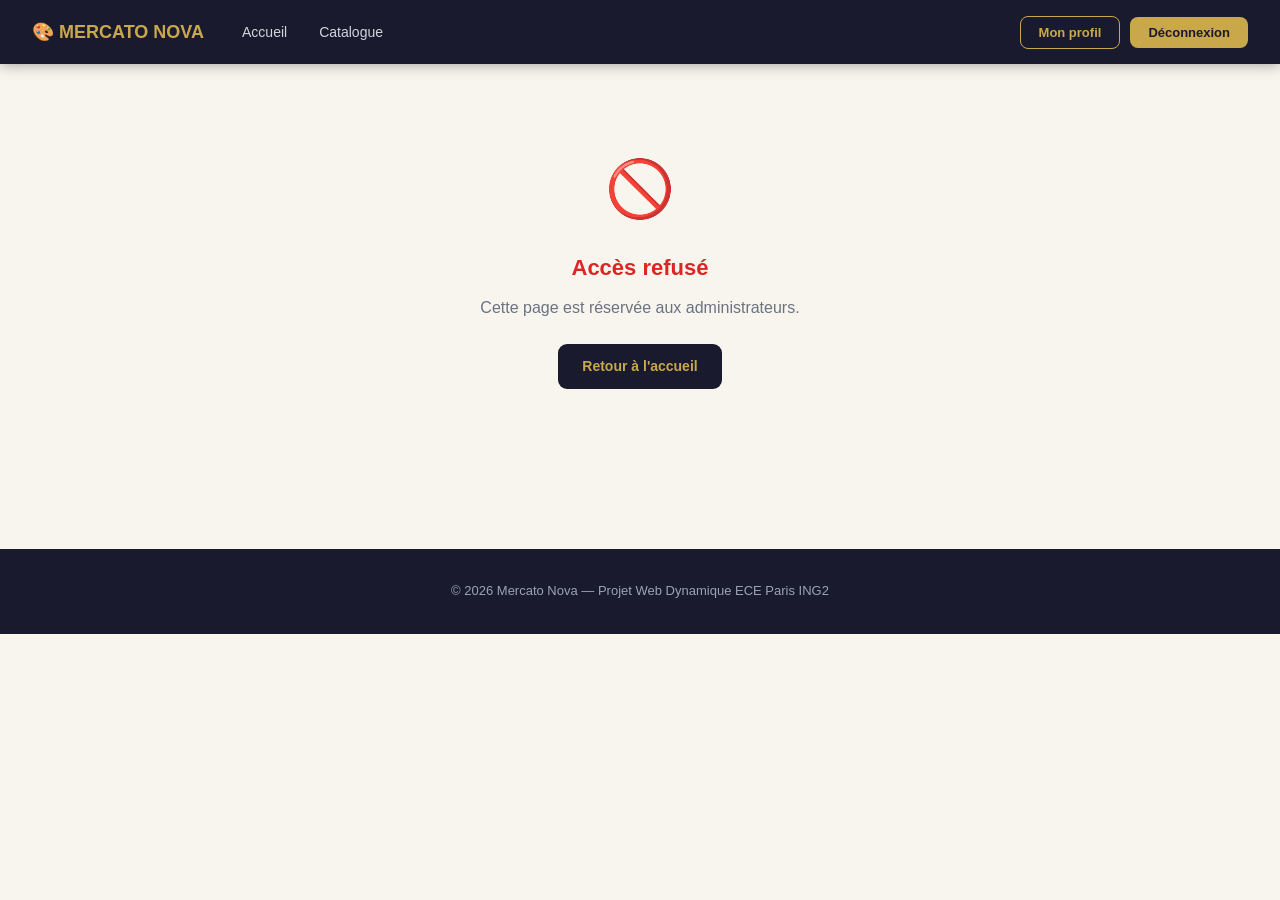
<file: admin.html>
<!DOCTYPE html>
<html lang="fr">
<head>
  <meta charset="UTF-8" />
  <meta name="viewport" content="width=device-width, initial-scale=1.0" />
  <title>Administration — Mercato Nova</title>
  <link rel="stylesheet" href="style_commun.css" />
  <style>
    /* En-tête admin */
    .admin-header {
      background: var(--noir); color: white; padding: 30px 24px;
      border-bottom: 3px solid var(--or);
    }
    .admin-header__inner {
      max-width: 1280px; margin: 0 auto;
      display: flex; align-items: center; gap: 16px;
    }
    .admin-header__titre { font-size: 24px; font-weight: 700; }
    .admin-header__badge {
      background: var(--or); color: var(--noir);
      padding: 3px 12px; border-radius: 20px;
      font-size: 12px; font-weight: 700;
    }

    /* Stats en haut */
    .stats {
      background: var(--blanc); border-bottom: 1px solid #F0EDE6;
      padding: 20px 24px;
    }
    .stats__inner {
      max-width: 1280px; margin: 0 auto;
      display: grid; grid-template-columns: repeat(4, 1fr); gap: 20px;
    }
    .stat-carte {
      background: var(--fond); border-radius: 10px;
      padding: 16px; text-align: center;
      border: 1px solid #F0EDE6;
    }
    .stat-carte__num {
      font-size: 28px; font-weight: 800;
      color: var(--noir); margin-bottom: 4px;
    }
    .stat-carte__label { font-size: 13px; color: var(--gris); }

    /* Onglets */
    .onglets {
      background: var(--blanc); border-bottom: 1px solid #F0EDE6;
      padding: 0 24px;
    }
    .onglets__inner {
      max-width: 1280px; margin: 0 auto;
      display: flex; gap: 0;
    }
    .onglet {
      padding: 16px 20px; font-size: 14px; font-weight: 500;
      color: var(--gris); background: transparent; border: none;
      border-bottom: 3px solid transparent; cursor: pointer;
      transition: all 0.2s;
    }
    .onglet.actif { color: var(--noir); border-bottom-color: var(--or); }

    /* Contenu */
    .tab-contenu { display: none; }
    .tab-contenu.actif { display: block; }

    /* Ligne d'annonce à modérer */
    .moderation-ligne {
      background: var(--blanc); border-radius: 10px;
      border: 1px solid #F0EDE6; padding: 16px 20px;
      margin-bottom: 12px;
      display: flex; gap: 16px; align-items: center;
    }
    .moderation-ligne__img {
      width: 70px; height: 60px; border-radius: 8px;
      background: #F0EDE6; flex-shrink: 0;
      display: flex; align-items: center;
      justify-content: center; font-size: 24px;
    }
    .moderation-ligne__info { flex: 1; }
    .moderation-ligne__titre { font-weight: 700; margin-bottom: 4px; }
    .moderation-ligne__meta { font-size: 13px; color: var(--gris); }
    .moderation-ligne__actions { display: flex; gap: 8px; flex-shrink: 0; }

    /* Ligne utilisateur */
    .user-ligne {
      background: var(--blanc); border-radius: 10px;
      border: 1px solid #F0EDE6; padding: 14px 20px;
      margin-bottom: 10px;
      display: flex; justify-content: space-between; align-items: center;
    }
    .user-ligne__nom { font-weight: 600; margin-bottom: 2px; }
    .user-ligne__email { font-size: 13px; color: var(--gris); }
    .role-badge {
      padding: 3px 10px; border-radius: 20px;
      font-size: 11px; font-weight: 700;
    }
    .role-badge--admin   { background: #1A1A2E; color: var(--or); }
    .role-badge--vendeur { background: #F5E8EC; color: var(--bordeau); }
    .role-badge--acheteur{ background: #E8EDF5; color: var(--bleu); }
    .role-badge--galerie { background: #E8F5EF; color: var(--vert); }

    /* Alerte accès refusé */
    .acces-refuse {
      text-align: center; padding: 80px 24px;
    }
    .acces-refuse__icone { font-size: 56px; margin-bottom: 16px; }
    .acces-refuse__titre { font-size: 22px; font-weight: 700; color: var(--rouge); }
  </style>
</head>
<body>

  <!-- NAVBAR -->
  <nav class="navbar">
    <a href="index.html" class="navbar__logo">🎨 MERCATO NOVA</a>
    <div class="navbar__links">
      <a href="index.html">Accueil</a>
      <a href="catalogue.html">Catalogue</a>
    </div>
    <div class="navbar__right">
      <a href="profil.html"><button class="navbar__btn navbar__btn--outline">Mon profil</button></a>
      <button class="navbar__btn" onclick="deconnecter()">Déconnexion</button>
    </div>
  </nav>

  <!-- Vérification du rôle admin côté JS -->
  <div id="pageAdmin" style="display:none;">

    <!-- EN-TÊTE -->
    <div class="admin-header">
      <div class="admin-header__inner">
        <div class="admin-header__titre">⚙️ Administration</div>
        <span class="admin-header__badge">ADMIN</span>
      </div>
    </div>

    <!-- STATS -->
    <div class="stats">
      <div class="stats__inner">
        <div class="stat-carte">
          <div class="stat-carte__num" id="statUsers">—</div>
          <div class="stat-carte__label">Utilisateurs</div>
        </div>
        <div class="stat-carte">
          <div class="stat-carte__num" id="statArtworks">—</div>
          <div class="stat-carte__label">Œuvres actives</div>
        </div>
        <div class="stat-carte">
          <div class="stat-carte__num" id="statEnAttente">—</div>
          <div class="stat-carte__label">En attente de validation</div>
        </div>
        <div class="stat-carte">
          <div class="stat-carte__num" id="statOrders">—</div>
          <div class="stat-carte__label">Commandes</div>
        </div>
      </div>
    </div>

    <!-- ONGLETS -->
    <div class="onglets">
      <div class="onglets__inner">
        <button class="onglet actif" onclick="changerOnglet('moderation', this)">
          📋 Modération annonces
        </button>
        <button class="onglet" onclick="changerOnglet('utilisateurs', this)">
          👥 Utilisateurs
        </button>
      </div>
    </div>

    <!-- CONTENU -->
    <div class="page-wrapper">

      <!-- Modération -->
      <div class="tab-contenu actif" id="tab-moderation">
        <div style="display:flex;justify-content:space-between;align-items:center;margin-bottom:20px;">
          <h2 style="font-size:20px;font-weight:700;">Annonces en attente de validation</h2>
          <button class="btn btn--outline" onclick="chargerModeration()">🔄 Actualiser</button>
        </div>
        <div id="listeModeration"><p style="color:var(--gris);">Chargement…</p></div>
      </div>

      <!-- Utilisateurs -->
      <div class="tab-contenu" id="tab-utilisateurs">
        <div style="display:flex;justify-content:space-between;align-items:center;margin-bottom:20px;">
          <h2 style="font-size:20px;font-weight:700;">Tous les utilisateurs</h2>
          <button class="btn btn--outline" onclick="chargerUtilisateurs()">🔄 Actualiser</button>
        </div>
        <div id="listeUtilisateurs"><p style="color:var(--gris);">Chargement…</p></div>
      </div>

    </div>

  </div>

  <!-- Page d'accès refusé (non admin) -->
  <div id="pageRefus" style="display:none;">
    <div class="acces-refuse">
      <div class="acces-refuse__icone">🚫</div>
      <div class="acces-refuse__titre">Accès refusé</div>
      <p style="color:var(--gris);margin:10px 0 24px;">
        Cette page est réservée aux administrateurs.
      </p>
      <a href="index.html" class="btn btn--noir">Retour à l'accueil</a>
    </div>
  </div>

  <!-- FOOTER -->
  <footer class="footer">
    © 2026 Mercato Nova — Projet Web Dynamique ECE Paris ING2
  </footer>

  <script>
    // ── Vérification du rôle admin ────────────────────────────
    const user = JSON.parse(localStorage.getItem('user') || 'null');

    if (!user || user.role !== 'admin') {
      document.getElementById('pageRefus').style.display = 'block';
    } else {
      document.getElementById('pageAdmin').style.display = 'block';
      chargerStats();
      chargerModeration();
    }

    // ── Gestion des onglets ───────────────────────────────────
    function changerOnglet(nom, btn) {
      document.querySelectorAll('.tab-contenu').forEach(el => el.classList.remove('actif'));
      document.querySelectorAll('.onglet').forEach(el => el.classList.remove('actif'));
      document.getElementById(`tab-${nom}`).classList.add('actif');
      btn.classList.add('actif');
      if (nom === 'moderation')   chargerModeration();
      if (nom === 'utilisateurs') chargerUtilisateurs();
    }

    // ── Stats globales ────────────────────────────────────────
    async function chargerStats() {
      try {
        const r = await fetch('mercato_nova_backend/api/admin/stats.php');
        const data = await r.json();
        if (data.success) {
          document.getElementById('statUsers').textContent    = data.stats.users;
          document.getElementById('statArtworks').textContent = data.stats.artworks_actives;
          document.getElementById('statEnAttente').textContent= data.stats.en_attente;
          document.getElementById('statOrders').textContent   = data.stats.orders;
        }
      } catch(e) {}
    }

    // ── Modération des annonces ───────────────────────────────
    async function chargerModeration() {
      try {
        const r = await fetch(
          'mercato_nova_backend/api/admin/artworks.php?statut=en_attente'
        );
        const data = await r.json();
        const zone = document.getElementById('listeModeration');

        if (!data.success || data.artworks.length === 0) {
          zone.innerHTML = `
            <div style="text-align:center;padding:40px;color:var(--vert);">
              ✅ Aucune annonce en attente de validation.
            </div>
          `;
          return;
        }

        zone.innerHTML = data.artworks.map(a => `
          <div class="moderation-ligne">
            <div class="moderation-ligne__img">🖼️</div>
            <div class="moderation-ligne__info">
              <div class="moderation-ligne__titre">${a.titre}</div>
              <div class="moderation-ligne__meta">
                Vendeur : ${a.nom} ${a.prenom} ·
                Type : ${a.type_vente} ·
                Prix : ${Number(a.prix_base).toLocaleString('fr-FR')} € ·
                Déposée le ${new Date(a.date_creation).toLocaleDateString('fr-FR')}
              </div>
            </div>
            <div class="moderation-ligne__actions">
              <a href="artwork.html?id=${a.id_artwork}" class="btn btn--outline" style="padding:7px 14px;font-size:13px;">
                👁 Voir
              </a>
              <button class="btn btn--vert" style="padding:7px 14px;font-size:13px;"
                onclick="validerAnnonce(${a.id_artwork})">
                ✓ Valider
              </button>
              <button class="btn btn--bordeau" style="padding:7px 14px;font-size:13px;"
                onclick="rejeterAnnonce(${a.id_artwork})">
                ✗ Rejeter
              </button>
            </div>
          </div>
        `).join('');

      } catch(e) {
        document.getElementById('listeModeration').innerHTML =
          '<p style="color:red;">Erreur de chargement.</p>';
      }
    }

    // ── Valider une annonce ───────────────────────────────────
    async function validerAnnonce(id) {
      if (!confirm('Valider cette annonce ?')) return;
      try {
        const r = await fetch('mercato_nova_backend/api/admin/artworks.php', {
          method: 'POST',
          headers: { 'Content-Type': 'application/json' },
          body: JSON.stringify({ id_artwork: id, action: 'valider' })
        });
        const data = await r.json();
        if (data.success) {
          alert('✅ Annonce validée et publiée !');
          chargerModeration();
          chargerStats();
        } else {
          alert('Erreur : ' + (data.error || 'inconnue'));
        }
      } catch(e) {
        alert('Erreur de connexion.');
      }
    }

    // ── Rejeter une annonce ───────────────────────────────────
    async function rejeterAnnonce(id) {
      if (!confirm('Rejeter cette annonce ?')) return;
      try {
        const r = await fetch('mercato_nova_backend/api/admin/artworks.php', {
          method: 'POST',
          headers: { 'Content-Type': 'application/json' },
          body: JSON.stringify({ id_artwork: id, action: 'rejeter' })
        });
        const data = await r.json();
        if (data.success) {
          alert('Annonce rejetée.');
          chargerModeration();
        } else {
          alert('Erreur : ' + (data.error || 'inconnue'));
        }
      } catch(e) {
        alert('Erreur de connexion.');
      }
    }

    // ── Liste des utilisateurs ────────────────────────────────
    async function chargerUtilisateurs() {
      try {
        const r = await fetch('mercato_nova_backend/api/admin/users.php');
        const data = await r.json();
        const zone = document.getElementById('listeUtilisateurs');

        if (!data.success) {
          zone.innerHTML = '<p style="color:red;">Erreur de chargement.</p>';
          return;
        }

        zone.innerHTML = data.users.map(u => `
          <div class="user-ligne">
            <div>
              <div class="user-ligne__nom">${u.prenom} ${u.nom}</div>
              <div class="user-ligne__email">${u.email} · Inscrit le ${new Date(u.date_inscription).toLocaleDateString('fr-FR')}</div>
            </div>
            <div style="display:flex;align-items:center;gap:10px;">
              <span class="role-badge role-badge--${u.role}">
                ${u.role}
              </span>
              ${u.role !== 'admin' ? `
                <button class="btn btn--bordeau" style="padding:5px 12px;font-size:12px;"
                  onclick="suspendreUser(${u.id_user}, '${u.nom}')">
                  Suspendre
                </button>
              ` : ''}
            </div>
          </div>
        `).join('');

      } catch(e) {
        document.getElementById('listeUtilisateurs').innerHTML =
          '<p style="color:red;">Erreur de chargement.</p>';
      }
    }

    // ── Suspendre un utilisateur ──────────────────────────────
    async function suspendreUser(id, nom) {
      if (!confirm(`Suspendre le compte de ${nom} ?`)) return;
      try {
        const r = await fetch('mercato_nova_backend/api/admin/users.php', {
          method: 'POST',
          headers: { 'Content-Type': 'application/json' },
          body: JSON.stringify({ id_user: id, action: 'suspendre' })
        });
        const data = await r.json();
        if (data.success) {
          alert('Compte suspendu.');
          chargerUtilisateurs();
        } else {
          alert('Erreur : ' + (data.error || 'inconnue'));
        }
      } catch(e) {
        alert('Erreur de connexion.');
      }
    }

    // ── Déconnexion ───────────────────────────────────────────
    function deconnecter() {
      localStorage.removeItem('user');
      localStorage.removeItem('panier');
      window.location.href = 'index.html';
    }
  </script>

</body>
</html>
</file>
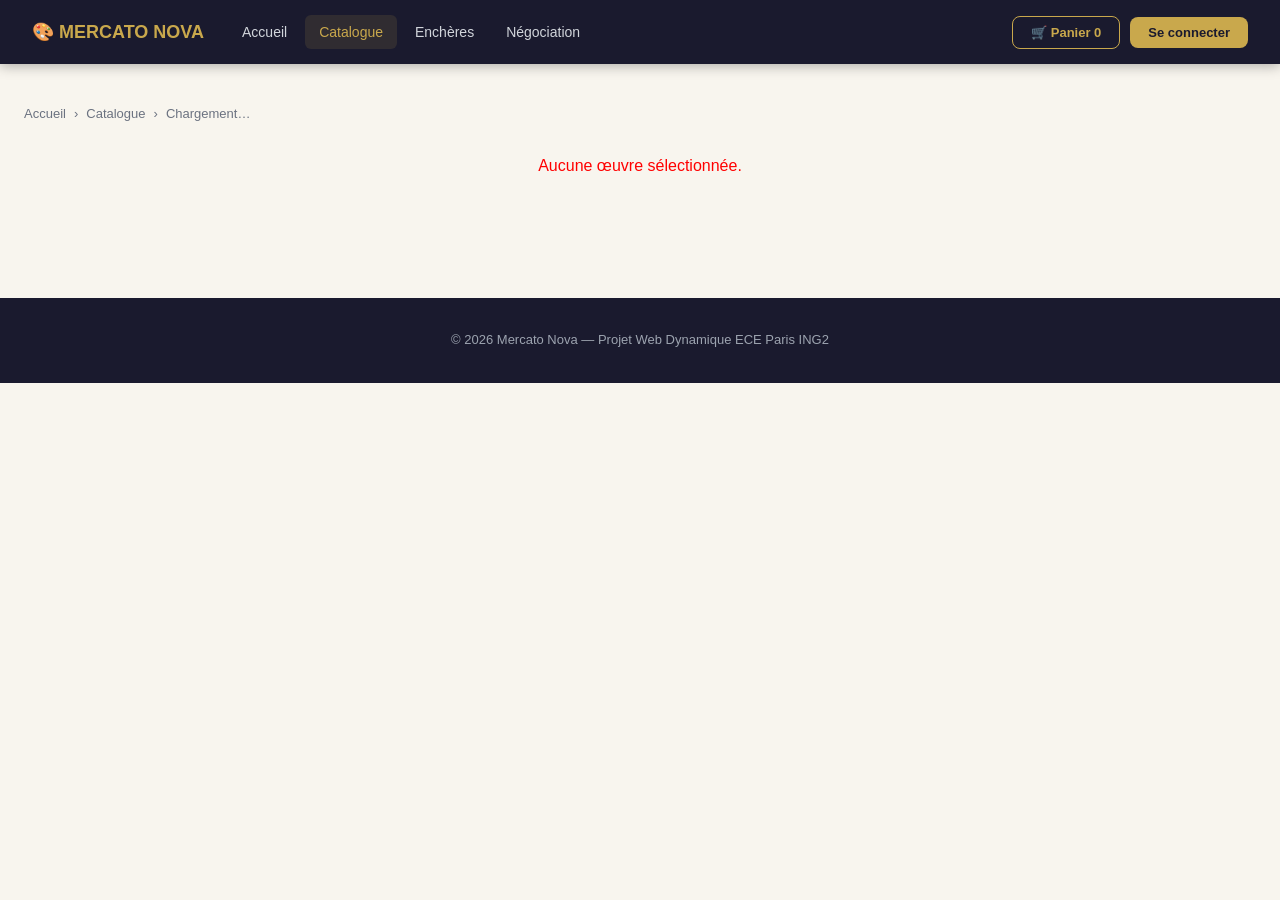
<file: artwork.html>
<!DOCTYPE html>
<html lang="fr">
<head>
  <meta charset="UTF-8" />
  <meta name="viewport" content="width=device-width, initial-scale=1.0" />
  <title>Fiche Œuvre — Mercato Nova</title>
  <link rel="stylesheet" href="style_commun.css" />
  <style>
    /* Layout deux colonnes */
    .fiche {
      display: grid;
      grid-template-columns: 1fr 400px;
      gap: 40px;
      align-items: start;
    }
    /* Colonne gauche : image + infos */
    .fiche__image {
      width: 100%; border-radius: 12px;
      background: #E5E7EB; aspect-ratio: 4/3;
      display: flex; align-items: center;
      justify-content: center; font-size: 48px;
    }
    .fiche__infos {
      background: var(--blanc); border-radius: 12px;
      padding: 24px; margin-top: 20px;
      border: 1px solid #F0EDE6;
    }
    .fiche__infos-titre {
      font-size: 13px; font-weight: 700;
      text-transform: uppercase; letter-spacing: 0.5px;
      margin-bottom: 14px;
    }
    .fiche__info-ligne {
      display: flex; justify-content: space-between;
      padding: 8px 0; border-bottom: 1px solid #F8F5EE;
      font-size: 14px;
    }
    .fiche__info-ligne:last-child { border-bottom: none; }
    .fiche__info-cle { color: var(--gris); }
    .fiche__info-val { font-weight: 500; }

    /* Colonne droite : panneau d'achat */
    .panneau {
      background: var(--blanc); border-radius: 12px;
      padding: 28px; border: 1px solid #F0EDE6;
      box-shadow: 0 4px 20px rgba(0,0,0,0.08);
    }
    .panneau--enchere { border: 2px solid var(--bordeau); }
    .panneau--nego    { border: 2px solid var(--bleu); }

    .panneau__prix-label { font-size: 12px; color: var(--gris); margin-bottom: 4px; }
    .panneau__prix {
      font-size: 38px; font-weight: 800;
      margin-bottom: 16px;
    }
    .panneau__prix--enchere { color: var(--bordeau); }
    .panneau__prix--nego    { color: var(--bleu); }

    .panneau__description {
      font-size: 14px; color: #374151;
      line-height: 1.7; margin-bottom: 20px;
      padding: 14px; background: var(--fond);
      border-radius: 8px;
    }
    .panneau__timer {
      background: #FEF3C7; border: 1px solid #FCD34D;
      border-radius: 8px; padding: 12px 16px;
      margin-bottom: 16px; text-align: center;
    }
    .panneau__timer-label { font-size: 12px; color: var(--gris); }
    .panneau__timer-compte {
      font-size: 28px; font-weight: 800;
      color: var(--bordeau); font-variant-numeric: tabular-nums;
    }
    .panneau__offres {
      font-size: 13px; color: var(--gris);
      margin-bottom: 16px;
    }
    /* Champ de saisie montant enchère */
    .panneau__saisie {
      display: flex; gap: 8px; margin-bottom: 12px;
    }
    .panneau__saisie input {
      flex: 1; padding: 11px 14px;
      border: 1.5px solid #E5E7EB; border-radius: 8px;
      font-size: 16px; font-family: inherit;
    }
    .panneau__saisie input:focus {
      outline: none; border-color: var(--bordeau);
    }
    /* Historique des offres */
    .historique { margin-top: 20px; }
    .historique__titre {
      font-size: 13px; font-weight: 700;
      margin-bottom: 10px;
    }
    .historique__ligne {
      display: flex; justify-content: space-between;
      padding: 6px 0; font-size: 13px;
      border-bottom: 1px solid #F3F0E8;
    }
    /* Fil d'Ariane */
    .breadcrumb {
      font-size: 13px; color: var(--gris);
      margin-bottom: 28px; display: flex;
      gap: 8px; align-items: center;
    }
    .breadcrumb a { color: var(--gris); }
    .breadcrumb a:hover { color: var(--noir); }
    /* Boutons favoris / partager */
    .fiche__actions {
      display: flex; gap: 10px; margin-top: 12px;
    }
    /* Zone négociation */
    .nego-chat {
      margin-top: 16px;
    }
    .nego-bulle {
      padding: 10px 14px; border-radius: 10px;
      font-size: 13px; margin-bottom: 8px;
      max-width: 85%;
    }
    .nego-bulle--vendeur {
      background: #DBEAFE; border: 1px solid #93C5FD;
      align-self: flex-start;
    }
    .nego-bulle--acheteur {
      background: #D1FAE5; border: 1px solid #6EE7B7;
      margin-left: auto;
    }

    @media (max-width: 900px) {
      .fiche { grid-template-columns: 1fr; }
    }
  </style>
</head>
<body>

  <!-- NAVBAR -->
  <nav class="navbar">
    <a href="index.html" class="navbar__logo">🎨 MERCATO NOVA</a>
    <div class="navbar__links">
      <a href="index.html">Accueil</a>
      <a href="catalogue.html" class="actif">Catalogue</a>
      <a href="encheres.html">Enchères</a>
      <a href="negociation.html">Négociation</a>
    </div>
    <div class="navbar__right">
      <a href="panier.html"><button class="navbar__btn navbar__btn--outline">🛒 Panier <span id="nbPanier">0</span></button></a>
      <span id="zoneProfil">
        <a href="login.html"><button class="navbar__btn">Se connecter</button></a>
      </span>
    </div>
  </nav>

  <div class="page-wrapper">

    <!-- Fil d'Ariane -->
    <div class="breadcrumb">
      <a href="index.html">Accueil</a> ›
      <a href="catalogue.html">Catalogue</a> ›
      <span id="titreBreadcrumb">Chargement…</span>
    </div>

    <!-- Contenu chargé dynamiquement -->
    <div id="contenuFiche">
      <p style="text-align:center; color:var(--gris); padding: 60px 0;">
        Chargement de l'œuvre…
      </p>
    </div>

  </div>

  <!-- FOOTER -->
  <footer class="footer">
    © 2026 Mercato Nova — Projet Web Dynamique ECE Paris ING2
  </footer>

  <script>
    // ── Récupération de l'ID de l'œuvre dans l'URL ──────────
    // L'URL est de la forme : artwork.html?id=3
    const params   = new URLSearchParams(window.location.search);
    const idOeuvre = params.get('id');

    // ── Panier stocké en localStorage ───────────────────────
    function getPanier() {
      return JSON.parse(localStorage.getItem('panier') || '[]');
    }
    function afficherNbPanier() {
      document.getElementById('nbPanier').textContent = getPanier().length;
    }
    afficherNbPanier();

    // ── Affichage navbar selon connexion ────────────────────
    const user = JSON.parse(localStorage.getItem('user') || 'null');
    if (user) {
      document.getElementById('zoneProfil').innerHTML =
        `<a href="profil.html"><button class="navbar__btn">${user.prenom}</button></a>`;
    }

    // ── Chargement de l'œuvre depuis le backend ─────────────
    async function chargerOeuvre() {
      if (!idOeuvre) {
        document.getElementById('contenuFiche').innerHTML =
          '<p style="color:red;text-align:center;">Aucune œuvre sélectionnée.</p>';
        return;
      }

      try {
        const reponse = await fetch(
          `mercato_nova_backend/api/artworks/show.php?id=${idOeuvre}`
        );
        const data = await reponse.json();

        if (!data.success) {
          document.getElementById('contenuFiche').innerHTML =
            '<p style="color:red;text-align:center;">Œuvre introuvable.</p>';
          return;
        }

        const oeuvre = data.artwork;
        document.title = `${oeuvre.titre} — Mercato Nova`;
        document.getElementById('titreBreadcrumb').textContent = oeuvre.titre;

        // Rendu selon le type de vente
        if (oeuvre.type_vente === 'immediat') {
          afficherAchatImmédiat(oeuvre);
        } else if (oeuvre.type_vente === 'enchere') {
          chargerEtAfficherEnchere(oeuvre);
        } else if (oeuvre.type_vente === 'negociation') {
          afficherNegociation(oeuvre);
        }

      } catch (err) {
        document.getElementById('contenuFiche').innerHTML =
          '<p style="color:red;text-align:center;">Erreur de chargement.</p>';
      }
    }

    // ── Structure HTML commune à tous les types ──────────────
    function htmlCommun(oeuvre, htmlPanneau) {
      return `
        <div class="fiche">

          <!-- Colonne gauche -->
          <div>
            <div class="fiche__image">🖼️</div>

            <!-- Informations détaillées -->
            <div class="fiche__infos">
              <div class="fiche__infos-titre">Informations</div>
              ${info('Artiste',    oeuvre.nom + ' ' + oeuvre.prenom)}
              ${info('Technique',  oeuvre.technique || '—')}
              ${info('Dimensions', oeuvre.dimensions || '—')}
              ${info('Année',      oeuvre.annee || '—')}
              ${info('État',       oeuvre.etat)}
              ${info('Livraison',  oeuvre.livraison)}
              ${info('Vues',       oeuvre.vues)}
            </div>
          </div>

          <!-- Colonne droite : panneau d'achat -->
          <div>
            ${htmlPanneau}
            <div class="fiche__actions">
              <button class="btn btn--outline" onclick="toggleFavori(${oeuvre.id_artwork})" style="flex:1">
                ♡ Sauvegarder
              </button>
              <button class="btn btn--outline" style="flex:1">
                ↗ Partager
              </button>
            </div>
          </div>

        </div>
      `;
    }

    function info(cle, val) {
      return `<div class="fiche__info-ligne">
        <span class="fiche__info-cle">${cle}</span>
        <span class="fiche__info-val">${val}</span>
      </div>`;
    }

    // ── ACHAT IMMÉDIAT ────────────────────────────────────────
    function afficherAchatImmédiat(oeuvre) {
      const panneau = `
        <div class="panneau">
          <span class="badge badge--immediat">Achat immédiat</span>
          <h1 style="margin:12px 0 4px;font-size:22px;">${oeuvre.titre}</h1>
          <p style="color:var(--gris);font-size:14px;margin-bottom:16px;">par ${oeuvre.nom} ${oeuvre.prenom}</p>
          <p class="panneau__description">${oeuvre.description || ''}</p>
          <div class="panneau__prix-label">Prix</div>
          <div class="panneau__prix">${Number(oeuvre.prix_base).toLocaleString('fr-FR')} €</div>
          <button class="btn btn--noir btn--full" onclick="ajouterPanier(${JSON.stringify(oeuvre).replace(/"/g,'&quot;')})">
            🛒 Ajouter au panier
          </button>
          <button class="btn btn--or btn--full" style="margin-top:10px;" onclick="acheterMaintenant(${oeuvre.id_artwork})">
            ⚡ Acheter maintenant
          </button>
          <p style="font-size:12px;color:var(--gris);text-align:center;margin-top:10px;">
            🔒 Paiement simulé sécurisé
          </p>
        </div>
      `;
      document.getElementById('contenuFiche').innerHTML = htmlCommun(oeuvre, panneau);
    }

    // ── ENCHÈRE ───────────────────────────────────────────────
    async function chargerEtAfficherEnchere(oeuvre) {
      // On charge aussi l'historique des offres
      let offres = [];
      try {
        const r = await fetch(`mercato_nova_backend/api/bids/index.php?id_artwork=${oeuvre.id_artwork}`);
        const d = await r.json();
        if (d.success) offres = d.bids;
      } catch(e) {}

      const meilleureOffre = offres.length > 0
        ? offres[0].montant
        : oeuvre.prix_base;

      const panneauEnchere = `
        <div class="panneau panneau--enchere">
          <span class="badge badge--enchere">Enchère en cours</span>
          <h1 style="margin:12px 0 4px;font-size:22px;">${oeuvre.titre}</h1>
          <p style="color:var(--gris);font-size:14px;margin-bottom:16px;">par ${oeuvre.nom} ${oeuvre.prenom}</p>

          <!-- Timer -->
          <div class="panneau__timer">
            <div class="panneau__timer-label">Fin de l'enchère dans</div>
            <div class="panneau__timer-compte" id="timerEnchere">--:--:--</div>
          </div>

          <div class="panneau__prix-label">Enchère actuelle</div>
          <div class="panneau__prix panneau__prix--enchere" id="prixActuel">
            ${Number(meilleureOffre).toLocaleString('fr-FR')} €
          </div>
          <div class="panneau__offres">${offres.length} offre(s) · Prix de départ : ${Number(oeuvre.prix_base).toLocaleString('fr-FR')} €</div>

          <!-- Saisie du montant -->
          <label style="font-size:12px;font-weight:600;display:block;margin-bottom:6px;">
            Votre offre (min. ${(Number(meilleureOffre) + Number(oeuvre.surenchere_min || 50)).toLocaleString('fr-FR')} €)
          </label>
          <div class="panneau__saisie">
            <input type="number" id="montantOffre"
              min="${Number(meilleureOffre) + Number(oeuvre.surenchere_min || 50)}"
              step="10"
              placeholder="${Number(meilleureOffre) + Number(oeuvre.surenchere_min || 50)}" />
            <span style="align-self:center;font-weight:700;">€</span>
          </div>
          <button class="btn btn--bordeau btn--full" onclick="placerOffre(${oeuvre.id_artwork})">
            🔨 Enchérir maintenant
          </button>
          <p style="font-size:12px;color:var(--gris);text-align:center;margin-top:10px;">
            🔒 Transaction sécurisée
          </p>

          <!-- Historique des offres -->
          <div class="historique">
            <div class="historique__titre">Historique des offres</div>
            ${offres.length === 0
              ? '<p style="font-size:13px;color:var(--gris);">Aucune offre pour le moment.</p>'
              : offres.map(o => `
                  <div class="historique__ligne">
                    <span>Enchérisseur #${o.id_user}</span>
                    <span style="font-weight:700;">${Number(o.montant).toLocaleString('fr-FR')} €</span>
                    <span style="color:var(--gris);font-size:12px;">${new Date(o.date_offre).toLocaleString('fr-FR')}</span>
                  </div>
                `).join('')
            }
          </div>
        </div>
      `;

      document.getElementById('contenuFiche').innerHTML = htmlCommun(oeuvre, panneauEnchere);

      // Démarrage du timer
      if (oeuvre.date_fin_enchere) {
        demarrerTimer(new Date(oeuvre.date_fin_enchere));
      }
    }

    // ── NÉGOCIATION ───────────────────────────────────────────
    function afficherNegociation(oeuvre) {
      const panneau = `
        <div class="panneau panneau--nego">
          <span class="badge badge--nego">Négociation</span>
          <h1 style="margin:12px 0 4px;font-size:22px;">${oeuvre.titre}</h1>
          <p style="color:var(--gris);font-size:14px;margin-bottom:16px;">par ${oeuvre.nom} ${oeuvre.prenom}</p>
          <p class="panneau__description">${oeuvre.description || ''}</p>

          <div class="panneau__prix-label">Prix vendeur</div>
          <div class="panneau__prix panneau__prix--nego">
            ${Number(oeuvre.prix_base).toLocaleString('fr-FR')} €
          </div>

          <p style="font-size:13px;color:var(--gris);margin-bottom:16px;">
            💬 Ce vendeur accepte les négociations.
            Maximum <strong>5 échanges</strong>, expiration après <strong>48h</strong>.
          </p>

          <!-- Formulaire de négociation -->
          <div id="zoneNego">
            <label style="font-size:12px;font-weight:600;display:block;margin-bottom:6px;">
              Votre offre initiale (€)
            </label>
            <div class="panneau__saisie">
              <input type="number" id="montantNego"
                placeholder="${Math.round(oeuvre.prix_base * 0.8)}"
                min="1" step="10" />
              <span style="align-self:center;font-weight:700;">€</span>
            </div>
            <button class="btn btn--bleu btn--full" onclick="envoyerNego(${oeuvre.id_artwork})">
              💬 Envoyer mon offre
            </button>
          </div>

          <div style="margin-top:10px;">
            <button class="btn btn--noir btn--full" onclick="ajouterPanier(${JSON.stringify(oeuvre).replace(/"/g,'&quot;')})">
              Acheter au prix demandé (${Number(oeuvre.prix_base).toLocaleString('fr-FR')} €)
            </button>
          </div>
        </div>
      `;
      document.getElementById('contenuFiche').innerHTML = htmlCommun(oeuvre, panneau);
    }

    // ── Timer enchère ─────────────────────────────────────────
    function demarrerTimer(dateFin) {
      function tick() {
        const el   = document.getElementById('timerEnchere');
        if (!el) return;
        const diff = dateFin - Date.now();
        if (diff <= 0) { el.textContent = 'Terminée'; return; }
        const h = Math.floor(diff / 3600000);
        const m = Math.floor((diff % 3600000) / 60000);
        const s = Math.floor((diff % 60000) / 1000);
        el.textContent = `${pad(h)}:${pad(m)}:${pad(s)}`;
        if (diff < 3600000) el.style.color = 'var(--rouge)';
      }
      const pad = n => String(n).padStart(2,'0');
      tick();
      setInterval(tick, 1000);
    }

    // ── Actions utilisateur ───────────────────────────────────
    function ajouterPanier(oeuvre) {
      if (!user) { window.location.href = 'login.html'; return; }
      const panier = getPanier();
      // Vérifie que l'œuvre n'est pas déjà dans le panier
      if (!panier.find(p => p.id_artwork === oeuvre.id_artwork)) {
        panier.push(oeuvre);
        localStorage.setItem('panier', JSON.stringify(panier));
        afficherNbPanier();
        alert(`"${oeuvre.titre}" ajouté au panier !`);
      } else {
        alert('Cette œuvre est déjà dans votre panier.');
      }
    }

    function acheterMaintenant(idArtwork) {
      if (!user) { window.location.href = 'login.html'; return; }
      window.location.href = `panier.html?acheter=${idArtwork}`;
    }

    async function placerOffre(idArtwork) {
      if (!user) { window.location.href = 'login.html'; return; }
      const montant = parseFloat(document.getElementById('montantOffre').value);
      if (!montant || montant <= 0) {
        alert('Veuillez saisir un montant valide.');
        return;
      }
      try {
        const r = await fetch('mercato_nova_backend/api/bids/create.php', {
          method: 'POST',
          headers: { 'Content-Type': 'application/json' },
          body: JSON.stringify({ id_artwork: idArtwork, montant })
        });
        const d = await r.json();
        if (d.success) {
          alert('✅ Votre offre a été enregistrée !');
          location.reload();
        } else {
          alert('❌ ' + (d.error || 'Erreur lors de l\'enchère.'));
        }
      } catch(e) {
        alert('Erreur de connexion au serveur.');
      }
    }

    async function envoyerNego(idArtwork) {
      if (!user) { window.location.href = 'login.html'; return; }
      const montant = parseFloat(document.getElementById('montantNego').value);
      if (!montant || montant <= 0) {
        alert('Veuillez saisir un montant valide.');
        return;
      }
      try {
        const r = await fetch('mercato_nova_backend/api/negotiations/create.php', {
          method: 'POST',
          headers: { 'Content-Type': 'application/json' },
          body: JSON.stringify({ id_artwork: idArtwork, montant_propose: montant })
        });
        const d = await r.json();
        if (d.success) {
          alert('✅ Votre offre de négociation a été envoyée !');
          document.getElementById('zoneNego').innerHTML =
            '<p style="color:var(--vert);font-weight:600;">✅ Offre envoyée ! Le vendeur vous répondra sous 48h.</p>';
        } else {
          alert('❌ ' + (d.error || 'Erreur.'));
        }
      } catch(e) {
        alert('Erreur de connexion au serveur.');
      }
    }

    function toggleFavori(id) {
      if (!user) { window.location.href = 'login.html'; return; }
      alert('Œuvre sauvegardée dans vos favoris ! (fonctionnalité à connecter)');
    }

    // ── Lancement ─────────────────────────────────────────────
    chargerOeuvre();
  </script>

</body>
</html>
</file>
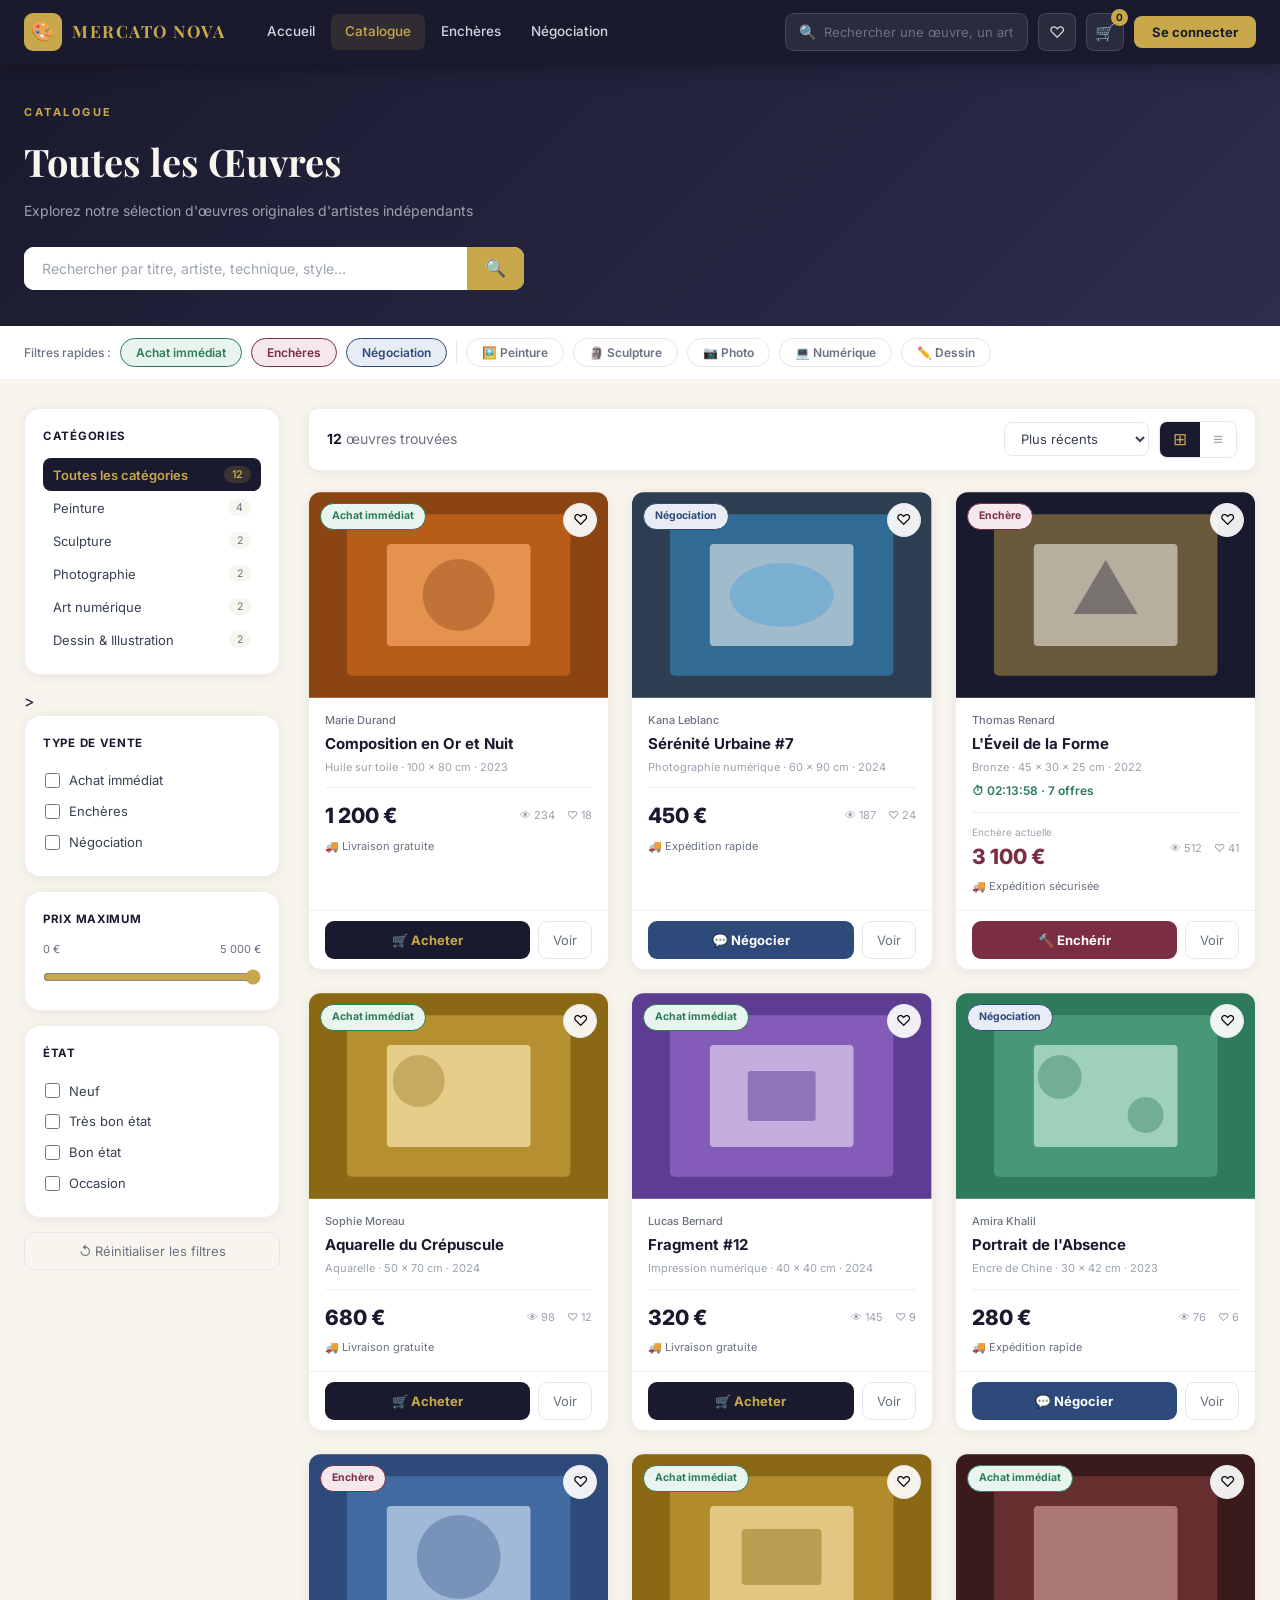
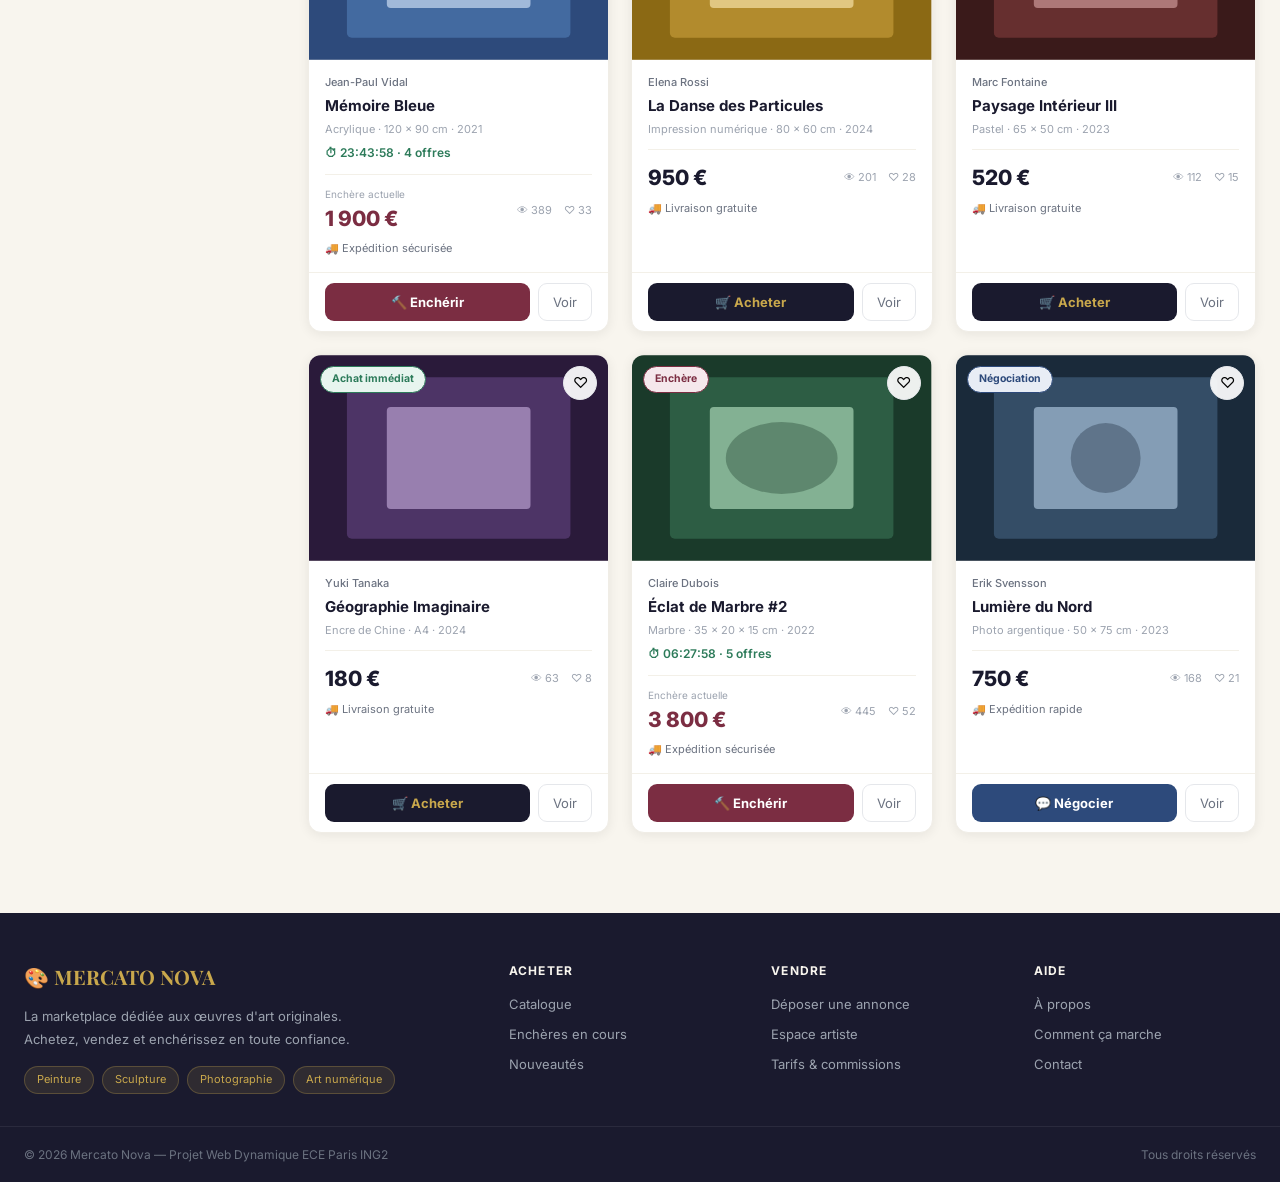
<file: catalogue.html>
<!DOCTYPE html>
<html lang="fr">
<head>
  <meta charset="UTF-8" />
  <meta name="viewport" content="width=device-width, initial-scale=1.0" />
  <title>Catalogue — Mercato Nova</title>
  <link rel="preconnect" href="https://fonts.googleapis.com" />
  <link href="https://fonts.googleapis.com/css2?family=Inter:wght@400;500;600;700;800&family=Playfair+Display:ital,wght@0,700;1,400&display=swap" rel="stylesheet" />
  <style>
    *, *::before, *::after { box-sizing: border-box; margin: 0; padding: 0; }
    :root {
      --noir:     #1A1A2E;
      --noir-2:   #2D2D4E;
      --or:       #C9A84C;
      --or-clair: #E8C96A;
      --fond:     #F8F5EE;
      --blanc:    #FFFFFF;
      --gris:     #6B7280;
      --gris-c:   #F3F0E8;
      --bordeau:  #7B2D42;
      --vert:     #2D7B5A;
      --bleu:     #2D4A7B;
      --shadow-s: 0 2px 12px rgba(0,0,0,0.07);
      --shadow-m: 0 4px 24px rgba(0,0,0,0.10);
      --shadow-l: 0 12px 40px rgba(0,0,0,0.15);
      --radius:   10px;
      --radius-l: 16px;
      --trans:    0.22s ease;
    }
    html { scroll-behavior: smooth; }
    body { font-family: 'Inter', 'Segoe UI', Arial, sans-serif; background: var(--fond); color: var(--noir); line-height: 1.6; }
    a { text-decoration: none; color: inherit; }
    button { cursor: pointer; border: none; font-family: inherit; }
    img { max-width: 100%; display: block; }

    .navbar {
      position: sticky; top: 0; z-index: 100;
      background: var(--noir);
      box-shadow: 0 2px 20px rgba(0,0,0,0.35);
    }
    .navbar__inner {
      max-width: 1280px; margin: 0 auto;
      display: flex; align-items: center;
      padding: 0 24px; height: 64px; gap: 28px;
    }
    .navbar__logo {
      display: flex; align-items: center; gap: 10px;
      text-decoration: none; flex-shrink: 0;
    }
    .navbar__logo-icon {
      width: 38px; height: 38px; background: var(--or);
      border-radius: 9px; display: flex; align-items: center;
      justify-content: center; font-size: 19px;
    }
    .navbar__logo-text {
      font-family: 'Playfair Display', Georgia, serif;
      font-size: 17px; font-weight: 700;
      color: var(--or); letter-spacing: 1.5px;
    }
    .navbar__links { display: flex; gap: 2px; flex: 1; }
    .navbar__link {
      padding: 7px 14px; border-radius: 7px;
      font-size: 13.5px; font-weight: 500;
      color: #D1D5DB; background: transparent;
      transition: all var(--trans); white-space: nowrap;
    }
    .navbar__link:hover, .navbar__link--active {
      color: var(--or);
      background: rgba(201,168,76,0.12);
    }
    .navbar__right { display: flex; align-items: center; gap: 10px; margin-left: auto; }
    .navbar__search {
      display: flex; align-items: center;
      background: rgba(255,255,255,0.08);
      border: 1px solid rgba(255,255,255,0.12);
      border-radius: 9px; padding: 7px 13px; gap: 8px;
    }
    .navbar__search input {
      background: transparent; border: none; outline: none;
      color: #F8F5EE; font-size: 13px; width: 190px;
      font-family: inherit;
    }
    .navbar__search input::placeholder { color: #6B7280; }
    .navbar__icon-btn {
      background: rgba(255,255,255,0.08);
      border: 1px solid rgba(255,255,255,0.12);
      border-radius: 8px; width: 38px; height: 38px;
      display: flex; align-items: center; justify-content: center;
      color: #D1D5DB; font-size: 16px; cursor: pointer;
      transition: all var(--trans); position: relative;
    }
    .navbar__icon-btn:hover { background: rgba(255,255,255,0.15); color: var(--or); }
    .navbar__badge {
      position: absolute; top: -5px; right: -5px;
      background: var(--or); color: var(--noir);
      border-radius: 50%; width: 17px; height: 17px;
      font-size: 10px; font-weight: 700;
      display: flex; align-items: center; justify-content: center;
    }
    .navbar__login {
      background: var(--or); color: var(--noir);
      border-radius: 8px; padding: 8px 18px;
      font-size: 13px; font-weight: 700;
      transition: all var(--trans);
    }
    .navbar__login:hover { background: var(--or-clair); }

    .cat-header {
      background: linear-gradient(135deg, #1A1A2E 0%, #2D2D4E 100%);
      padding: 40px 24px 36px;
    }
    .cat-header__inner { max-width: 1280px; margin: 0 auto; }
    .cat-header__eyebrow {
      font-size: 11px; color: var(--or); font-weight: 700;
      letter-spacing: 2.5px; text-transform: uppercase; margin-bottom: 10px;
    }
    .cat-header__title {
      font-family: 'Playfair Display', Georgia, serif;
      font-size: 38px; color: #F8F5EE; margin-bottom: 8px;
    }
    .cat-header__sub { color: #9CA3AF; font-size: 14px; margin-bottom: 24px; }
    .cat-header__search {
      display: flex; max-width: 500px;
      background: var(--blanc); border-radius: var(--radius); overflow: hidden;
    }
    .cat-header__search input {
      flex: 1; border: none; outline: none;
      padding: 13px 18px; font-size: 14px; color: var(--noir);
      font-family: inherit;
    }
    .cat-header__search input::placeholder { color: #9CA3AF; }
    .cat-header__search-btn {
      background: var(--or); padding: 0 18px;
      display: flex; align-items: center; font-size: 17px;
      color: var(--noir); cursor: pointer;
    }

    .chips-bar {
      background: var(--blanc);
      border-bottom: 1px solid #F0EDE6;
    }
    .chips-bar__inner {
      max-width: 1280px; margin: 0 auto;
      padding: 12px 24px;
      display: flex; gap: 9px; flex-wrap: wrap; align-items: center;
    }
    .chip {
      padding: 6px 15px; border-radius: 22px;
      font-size: 12px; font-weight: 600;
      cursor: pointer; transition: all var(--trans);
      border: 1.5px solid currentColor;
    }
    .chip--immediat { color: var(--vert); background: #E8F5EF; }
    .chip--immediat.active { background: var(--vert); color: var(--blanc); }
    .chip--enchere  { color: var(--bordeau); background: #F5E8EC; }
    .chip--enchere.active  { background: var(--bordeau); color: var(--blanc); }
    .chip--nego     { color: var(--bleu); background: #E8EDF5; }
    .chip--nego.active     { background: var(--bleu); color: var(--blanc); }
    .chips-bar__sep { width: 1px; height: 24px; background: #E5E7EB; }
    .chip--cat { color: var(--gris); background: var(--blanc); border-color: #E5E7EB; }
    .chip--cat.active { background: var(--noir); color: var(--or); border-color: var(--noir); }

    .cat-body {
      max-width: 1280px; margin: 0 auto;
      padding: 28px 24px 60px;
      display: flex; gap: 28px; align-items: flex-start;
    }

    .sidebar { width: 256px; flex-shrink: 0; }
    .sidebar-card {
      background: var(--blanc); border-radius: var(--radius-l);
      padding: 18px; margin-bottom: 14px;
      border: 1px solid #F0EDE6; box-shadow: var(--shadow-s);
    }
    .sidebar-title {
      font-size: 11.5px; font-weight: 700; color: var(--noir);
      text-transform: uppercase; letter-spacing: 0.7px; margin-bottom: 13px;
    }
    .cat-btn {
      display: flex; align-items: center; justify-content: space-between;
      width: 100%; padding: 8px 10px; border-radius: 8px;
      background: transparent; border: none;
      font-size: 13px; font-weight: 400; color: #374151;
      cursor: pointer; transition: all var(--trans); text-align: left;
    }
    .cat-btn:hover { background: var(--fond); color: var(--noir); }
    .cat-btn.active { background: var(--noir); color: var(--or); font-weight: 600; }
    .cat-count {
      font-size: 10.5px; background: var(--fond); color: var(--gris);
      padding: 2px 8px; border-radius: 10px;
    }
    .cat-btn.active .cat-count { background: rgba(201,168,76,0.18); color: var(--or); }

    .check-row {
      display: flex; align-items: center; gap: 9px;
      padding: 5px 2px; cursor: pointer; font-size: 13px; color: #374151;
    }
    .check-row input[type="checkbox"] { width: 15px; height: 15px; accent-color: var(--noir); cursor: pointer; }

    .range-row { display: flex; justify-content: space-between; font-size: 11px; color: var(--gris); margin-bottom: 8px; }
    input[type="range"] { width: 100%; accent-color: var(--or); cursor: pointer; }

    .sidebar-reset {
      width: 100%; padding: 10px; border: 1.5px solid #E5E7EB;
      border-radius: 9px; color: var(--gris); font-size: 13px;
      background: transparent; cursor: pointer; transition: all var(--trans);
    }
    .sidebar-reset:hover { border-color: var(--noir); color: var(--noir); }

    .main-area { flex: 1; min-width: 0; }

    .toolbar {
      display: flex; align-items: center; justify-content: space-between;
      background: var(--blanc); border-radius: var(--radius);
      padding: 12px 18px; margin-bottom: 20px;
      border: 1px solid #F0EDE6; box-shadow: var(--shadow-s);
    }
    .toolbar__count { font-size: 14px; color: var(--gris); }
    .toolbar__count strong { color: var(--noir); }
    .toolbar__right { display: flex; gap: 10px; align-items: center; }
    .toolbar__select {
      border: 1.5px solid #E5E7EB; border-radius: 8px;
      padding: 7px 12px; font-size: 13px; color: #374151;
      background: var(--blanc); cursor: pointer; outline: none;
      font-family: inherit;
    }
    .view-toggle {
      display: flex; border: 1.5px solid #E5E7EB; border-radius: 8px; overflow: hidden;
    }
    .view-btn {
      padding: 7px 13px; background: var(--blanc); border: none;
      color: #9CA3AF; font-size: 17px; cursor: pointer; transition: all var(--trans);
    }
    .view-btn.active { background: var(--noir); color: var(--or); }

    .art-grid {
      display: grid;
      grid-template-columns: repeat(auto-fill, minmax(252px, 1fr));
      gap: 22px;
    }
    .art-grid--list { grid-template-columns: 1fr; }

    .card {
      background: var(--blanc); border-radius: 13px;
      overflow: hidden; border: 1px solid #F0EDE6;
      box-shadow: var(--shadow-s);
      transition: transform var(--trans), box-shadow var(--trans);
      display: flex; flex-direction: column; cursor: pointer;
    }
    .card:hover { transform: translateY(-5px); box-shadow: var(--shadow-l); }
    .card--list { flex-direction: row; }
    .card--list .card__img { width: 180px; flex-shrink: 0; height: auto; }
    .card--list:hover { transform: translateY(-2px); }

    .card__img {
      position: relative; height: 206px;
      overflow: hidden; background: var(--gris-c);
    }
    .card__img svg { width: 100%; height: 100%; }
    .card__badge {
      position: absolute; top: 11px; left: 11px;
      padding: 4px 11px; border-radius: 20px;
      font-size: 10.5px; font-weight: 700; border: 1px solid currentColor;
    }
    .card__badge--immediat { color: var(--vert); background: #E8F5EF; }
    .card__badge--enchere  { color: var(--bordeau); background: #F5E8EC; }
    .card__badge--nego     { color: var(--bleu); background: #E8EDF5; }
    .card__fav {
      position: absolute; top: 11px; right: 11px;
      background: rgba(255,255,255,0.92); border: 1px solid #E5E7EB;
      border-radius: 50%; width: 34px; height: 34px;
      display: flex; align-items: center; justify-content: center;
      font-size: 15px; cursor: pointer; transition: all var(--trans);
    }
    .card__fav:hover { border-color: var(--bordeau); background: #FFF0F3; }
    .card__body {
      padding: 14px 16px; flex: 1; display: flex; flex-direction: column; gap: 5px;
    }
    .card__artist { font-size: 11px; color: var(--gris); font-weight: 500; }
    .card__title  { font-size: 15px; font-weight: 700; color: var(--noir); line-height: 1.3; }
    .card__meta   { font-size: 11px; color: #9CA3AF; }
    .card__timer  { font-size: 12px; color: var(--vert); font-weight: 600; }
    .card__timer--urgent { color: var(--bordeau); }
    .card__divider { height: 1px; background: #F3F0E8; margin: 6px 0; }
    .card__price-row { display: flex; align-items: center; justify-content: space-between; }
    .card__price-label { font-size: 10px; color: #9CA3AF; }
    .card__price { font-size: 21px; font-weight: 800; color: var(--noir); }
    .card__price--enchere { color: var(--bordeau); }
    .card__stats { display: flex; gap: 12px; font-size: 11px; color: #9CA3AF; }
    .card__ship  { font-size: 11px; color: var(--gris); }
    .card__footer {
      padding: 10px 16px; border-top: 1px solid #F3F0E8; display: flex; gap: 8px;
    }
    .btn-p {
      flex: 1; border-radius: 9px; padding: 10px 0;
      font-size: 13px; font-weight: 700; color: var(--blanc);
      cursor: pointer; transition: opacity var(--trans); border: none;
    }
    .btn-p:hover { opacity: 0.86; }
    .btn-p--noir    { background: var(--noir); color: var(--or); }
    .btn-p--bordeau { background: var(--bordeau); }
    .btn-p--bleu    { background: var(--bleu); }
    .btn-s {
      background: transparent; color: var(--gris);
      border: 1.5px solid #E5E7EB; border-radius: 9px;
      padding: 10px 14px; font-size: 13px; cursor: pointer;
      transition: all var(--trans);
    }
    .btn-s:hover { border-color: var(--noir); color: var(--noir); }

    .empty { text-align: center; padding: 90px 24px; }
    .empty__icon { font-size: 68px; margin-bottom: 18px; }
    .empty__title { font-family: 'Playfair Display', Georgia, serif; font-size: 24px; color: var(--noir); margin-bottom: 9px; }
    .empty__sub { color: var(--gris); margin-bottom: 26px; }
    .empty__btn {
      background: var(--noir); color: var(--or); border: none;
      border-radius: 9px; padding: 11px 26px; font-size: 14px;
      font-weight: 700; cursor: pointer;
    }

    .footer { background: var(--noir); color: #D1D5DB; margin-top: 20px; }
    .footer__grid { max-width: 1280px; margin: 0 auto; padding: 48px 24px 32px; display: grid; grid-template-columns: 2fr 1fr 1fr 1fr; gap: 40px; }
    .footer__logo { font-family: 'Playfair Display', Georgia, serif; font-size: 20px; font-weight: 700; color: var(--or); margin-bottom: 12px; }
    .footer__tagline { font-size: 13px; color: #9CA3AF; line-height: 1.75; margin-bottom: 16px; }
    .footer__tags { display: flex; gap: 8px; flex-wrap: wrap; }
    .footer__tag { background: rgba(201,168,76,0.12); color: var(--or); border: 1px solid rgba(201,168,76,0.28); border-radius: 20px; padding: 4px 12px; font-size: 11px; }
    .footer__col-title { font-size: 12px; font-weight: 700; color: #F8F5EE; text-transform: uppercase; letter-spacing: 1.2px; margin-bottom: 14px; }
    .footer__col-link { display: block; font-size: 13px; color: #9CA3AF; margin-bottom: 9px; }
    .footer__col-link:hover { color: var(--or); }
    .footer__bar { border-top: 1px solid rgba(255,255,255,0.07); padding: 18px 24px; max-width: 1280px; margin: 0 auto; display: flex; justify-content: space-between; font-size: 12px; color: #6B7280; }

    @media (max-width: 900px) { .sidebar { display: none; } }
    @media (max-width: 640px) {
      .navbar__search, .navbar__links { display: none; }
      .art-grid { grid-template-columns: 1fr 1fr; }
      .footer__grid { grid-template-columns: 1fr; }
    }
    @media (max-width: 420px) { .art-grid { grid-template-columns: 1fr; } }
  </style>
</head>
<body>

 
  <nav class="navbar">
    <div class="navbar__inner">
      <a href="index.html" class="navbar__logo">
        <div class="navbar__logo-icon">🎨</div>
        <span class="navbar__logo-text">MERCATO NOVA</span>
      </a>
      <div class="navbar__links">
        <a href="index.html"     class="navbar__link">Accueil</a>
        <a href="catalogue.html" class="navbar__link navbar__link--active">Catalogue</a>
        <a href="encheres.html"    class="navbar__link">Enchères</a>
        <a href="negociation.html" class="navbar__link">Négociation</a>
      </div>
      <div class="navbar__right">
        <div class="navbar__search">
          <span style="color:#9CA3AF;font-size:14px;">🔍</span>
          <input type="text" id="navSearch" placeholder="Rechercher une œuvre, un artiste…" />
        </div>
        <button class="navbar__icon-btn" title="Favoris">♡</button>
        <a href="panier.html"><button class="navbar__icon-btn" title="Panier">
          🛒<span class="navbar__badge" id="cartBadge">0</span>
        </button></a>
        <a href="login.html"><button class="navbar__login">Se connecter</button></a>
      </div>
    </div>
  </nav>

  <div class="cat-header">
    <div class="cat-header__inner">
      <div class="cat-header__eyebrow">Catalogue</div>
      <h1 class="cat-header__title">Toutes les Œuvres</h1>
      <p class="cat-header__sub">Explorez notre sélection d'œuvres originales d'artistes indépendants</p>
      <div class="cat-header__search">
        <input type="text" id="mainSearch" placeholder="Rechercher par titre, artiste, technique, style…" />
        <button class="cat-header__search-btn">🔍</button>
      </div>
    </div>
  </div>


  <div class="chips-bar">
    <div class="chips-bar__inner">
      <span style="font-size:12px;color:#6B7280;font-weight:500;white-space:nowrap;">Filtres rapides :</span>
      <button class="chip chip--immediat" data-filter="type" data-value="immediat">Achat immédiat</button>
      <button class="chip chip--enchere"  data-filter="type" data-value="enchere">Enchères</button>
      <button class="chip chip--nego"     data-filter="type" data-value="negociation">Négociation</button>
      <div class="chips-bar__sep"></div>
      <button class="chip chip--cat" data-filter="cat" data-value="peinture">🖼️ Peinture</button>
      <button class="chip chip--cat" data-filter="cat" data-value="sculpture">🗿 Sculpture</button>
      <button class="chip chip--cat" data-filter="cat" data-value="photo">📷 Photo</button>
      <button class="chip chip--cat" data-filter="cat" data-value="numerique">💻 Numérique</button>
      <button class="chip chip--cat" data-filter="cat" data-value="dessin">✏️ Dessin</button>
    </div>
  </div>

  <div class="cat-body">

    <aside class="sidebar">

      <div class="sidebar-card">
        <div class="sidebar-title">Catégories</div>
        <button class="cat-btn active" data-cat="all">Toutes les catégories<span class="cat-count">12</span></button>
        <button class="cat-btn" data-cat="peinture">Peinture<span class="cat-count">4</span></button>
        <button class="cat-btn" data-cat="sculpture">Sculpture<span class="cat-count">2</span></button>
        <button class="cat-btn" data-cat="photo">Photographie<span class="cat-count">2</span></button>
        <button class="cat-btn" data-cat="numerique">Art numérique<span class="cat-count">2</span></button>
        <button class="cat-btn" data-cat="dessin">Dessin & Illustration<span class="cat-count">2</span></button>
      </div>

>
      <div class="sidebar-card">
        <div class="sidebar-title">Type de vente</div>
        <label class="check-row">
          <input type="checkbox" data-type="immediat" /> Achat immédiat
        </label>
        <label class="check-row">
          <input type="checkbox" data-type="enchere" /> Enchères
        </label>
        <label class="check-row">
          <input type="checkbox" data-type="negociation" /> Négociation
        </label>
      </div>


      <div class="sidebar-card">
        <div class="sidebar-title">Prix maximum</div>
        <div class="range-row">
          <span>0 €</span>
          <span id="priceVal">5 000 €</span>
        </div>
        <input type="range" min="0" max="5000" step="50" value="5000" id="priceRange" />
      </div>


      <div class="sidebar-card">
        <div class="sidebar-title">État</div>
        <label class="check-row"><input type="checkbox" /> Neuf</label>
        <label class="check-row"><input type="checkbox" /> Très bon état</label>
        <label class="check-row"><input type="checkbox" /> Bon état</label>
        <label class="check-row"><input type="checkbox" /> Occasion</label>
      </div>

      <button class="sidebar-reset" id="resetBtn">↺ Réinitialiser les filtres</button>
    </aside>


    <div class="main-area">


      <div class="toolbar">
        <div class="toolbar__count"><strong id="resultCount">12</strong> œuvres trouvées</div>
        <div class="toolbar__right">
          <select class="toolbar__select" id="sortSelect">
            <option value="recent">Plus récents</option>
            <option value="prix_asc">Prix croissant</option>
            <option value="prix_desc">Prix décroissant</option>
            <option value="popular">Popularité</option>
          </select>
          <div class="view-toggle">
            <button class="view-btn active" id="viewGrid" title="Vue grille">⊞</button>
            <button class="view-btn" id="viewList" title="Vue liste">≡</button>
          </div>
        </div>
      </div>


      <div class="art-grid" id="artGrid">


        <div class="card" data-cat="peinture" data-type="immediat" data-prix="1200" data-etat="Neuf" data-annee="2023" data-pop="234">
          <div class="card__img">
            <svg viewBox="0 0 300 206" xmlns="http://www.w3.org/2000/svg">
              <rect width="300" height="206" fill="#8B4513"/>
              <rect x="38" y="22" width="224" height="162" fill="#D2691E" rx="5" opacity="0.65"/>
              <rect x="78" y="52" width="144" height="102" fill="#F4A460" rx="4" opacity="0.75"/>
              <circle cx="150" cy="103" r="36" fill="#8B4513" opacity="0.4"/>
            </svg>
            <span class="card__badge card__badge--immediat">Achat immédiat</span>
            <button class="card__fav">♡</button>
          </div>
          <div class="card__body">
            <div class="card__artist">Marie Durand</div>
            <div class="card__title">Composition en Or et Nuit</div>
            <div class="card__meta">Huile sur toile · 100 × 80 cm · 2023</div>
            <div class="card__divider"></div>
            <div class="card__price-row">
              <div class="card__price">1 200 €</div>
              <div class="card__stats"><span>👁 234</span><span>♡ 18</span></div>
            </div>
            <div class="card__ship">🚚 Livraison gratuite</div>
          </div>
          <div class="card__footer">
            <button class="btn-p btn-p--noir add-cart">🛒 Acheter</button>
            <button class="btn-s">Voir</button>
          </div>
        </div>

        <div class="card" data-cat="photo" data-type="negociation" data-prix="450" data-etat="Neuf" data-annee="2024" data-pop="187">
          <div class="card__img">
            <svg viewBox="0 0 300 206" xmlns="http://www.w3.org/2000/svg">
              <rect width="300" height="206" fill="#2C3E50"/>
              <rect x="38" y="22" width="224" height="162" fill="#3498DB" rx="5" opacity="0.5"/>
              <rect x="78" y="52" width="144" height="102" fill="#ECF0F1" rx="4" opacity="0.6"/>
              <ellipse cx="150" cy="103" rx="52" ry="32" fill="#3498DB" opacity="0.35"/>
            </svg>
            <span class="card__badge card__badge--nego">Négociation</span>
            <button class="card__fav">♡</button>
          </div>
          <div class="card__body">
            <div class="card__artist">Kana Leblanc</div>
            <div class="card__title">Sérénité Urbaine #7</div>
            <div class="card__meta">Photographie numérique · 60 × 90 cm · 2024</div>
            <div class="card__divider"></div>
            <div class="card__price-row">
              <div class="card__price">450 €</div>
              <div class="card__stats"><span>👁 187</span><span>♡ 24</span></div>
            </div>
            <div class="card__ship">🚚 Expédition rapide</div>
          </div>
          <div class="card__footer">
            <button class="btn-p btn-p--bleu">💬 Négocier</button>
            <button class="btn-s">Voir</button>
          </div>
        </div>


        <div class="card" data-cat="sculpture" data-type="enchere" data-prix="3100" data-etat="Neuf" data-annee="2022" data-pop="512">
          <div class="card__img">
            <svg viewBox="0 0 300 206" xmlns="http://www.w3.org/2000/svg">
              <rect width="300" height="206" fill="#1A1A2E"/>
              <rect x="38" y="22" width="224" height="162" fill="#C9A84C" rx="5" opacity="0.45"/>
              <rect x="78" y="52" width="144" height="102" fill="#F8F5EE" rx="4" opacity="0.55"/>
              <polygon points="150,68 182,122 118,122" fill="#1A1A2E" opacity="0.4"/>
            </svg>
            <span class="card__badge card__badge--enchere">Enchère</span>
            <button class="card__fav">♡</button>
          </div>
          <div class="card__body">
            <div class="card__artist">Thomas Renard</div>
            <div class="card__title">L'Éveil de la Forme</div>
            <div class="card__meta">Bronze · 45 × 30 × 25 cm · 2022</div>
            <div class="card__timer card__timer--urgent" id="t3">⏱ 02:14:30 · 7 offres</div>
            <div class="card__divider"></div>
            <div class="card__price-row">
              <div>
                <div class="card__price-label">Enchère actuelle</div>
                <div class="card__price card__price--enchere">3 100 €</div>
              </div>
              <div class="card__stats"><span>👁 512</span><span>♡ 41</span></div>
            </div>
            <div class="card__ship">🚚 Expédition sécurisée</div>
          </div>
          <div class="card__footer">
            <button class="btn-p btn-p--bordeau">🔨 Enchérir</button>
            <button class="btn-s">Voir</button>
          </div>
        </div>


        <div class="card" data-cat="peinture" data-type="immediat" data-prix="680" data-etat="Neuf" data-annee="2024" data-pop="98">
          <div class="card__img">
            <svg viewBox="0 0 300 206" xmlns="http://www.w3.org/2000/svg">
              <rect width="300" height="206" fill="#8B6914"/>
              <rect x="38" y="22" width="224" height="162" fill="#D4A843" rx="5" opacity="0.6"/>
              <rect x="78" y="52" width="144" height="102" fill="#FBE9B0" rx="4" opacity="0.7"/>
              <circle cx="110" cy="88" r="26" fill="#8B6914" opacity="0.35"/>
            </svg>
            <span class="card__badge card__badge--immediat">Achat immédiat</span>
            <button class="card__fav">♡</button>
          </div>
          <div class="card__body">
            <div class="card__artist">Sophie Moreau</div>
            <div class="card__title">Aquarelle du Crépuscule</div>
            <div class="card__meta">Aquarelle · 50 × 70 cm · 2024</div>
            <div class="card__divider"></div>
            <div class="card__price-row">
              <div class="card__price">680 €</div>
              <div class="card__stats"><span>👁 98</span><span>♡ 12</span></div>
            </div>
            <div class="card__ship">🚚 Livraison gratuite</div>
          </div>
          <div class="card__footer">
            <button class="btn-p btn-p--noir add-cart">🛒 Acheter</button>
            <button class="btn-s">Voir</button>
          </div>
        </div>


        <div class="card" data-cat="numerique" data-type="immediat" data-prix="320" data-etat="Neuf" data-annee="2024" data-pop="145">
          <div class="card__img">
            <svg viewBox="0 0 300 206" xmlns="http://www.w3.org/2000/svg">
              <rect width="300" height="206" fill="#5C3D91"/>
              <rect x="38" y="22" width="224" height="162" fill="#9B72D0" rx="5" opacity="0.6"/>
              <rect x="78" y="52" width="144" height="102" fill="#E8D9F5" rx="4" opacity="0.65"/>
              <rect x="116" y="78" width="68" height="50" fill="#5C3D91" rx="3" opacity="0.5"/>
            </svg>
            <span class="card__badge card__badge--immediat">Achat immédiat</span>
            <button class="card__fav">♡</button>
          </div>
          <div class="card__body">
            <div class="card__artist">Lucas Bernard</div>
            <div class="card__title">Fragment #12</div>
            <div class="card__meta">Impression numérique · 40 × 40 cm · 2024</div>
            <div class="card__divider"></div>
            <div class="card__price-row">
              <div class="card__price">320 €</div>
              <div class="card__stats"><span>👁 145</span><span>♡ 9</span></div>
            </div>
            <div class="card__ship">🚚 Livraison gratuite</div>
          </div>
          <div class="card__footer">
            <button class="btn-p btn-p--noir add-cart">🛒 Acheter</button>
            <button class="btn-s">Voir</button>
          </div>
        </div>


        <div class="card" data-cat="dessin" data-type="negociation" data-prix="280" data-etat="Très bon état" data-annee="2023" data-pop="76">
          <div class="card__img">
            <svg viewBox="0 0 300 206" xmlns="http://www.w3.org/2000/svg">
              <rect width="300" height="206" fill="#2D7B5A"/>
              <rect x="38" y="22" width="224" height="162" fill="#5BAA8A" rx="5" opacity="0.6"/>
              <rect x="78" y="52" width="144" height="102" fill="#C4E8D8" rx="4" opacity="0.7"/>
              <circle cx="104" cy="84" r="22" fill="#2D7B5A" opacity="0.4"/>
              <circle cx="190" cy="122" r="18" fill="#2D7B5A" opacity="0.4"/>
            </svg>
            <span class="card__badge card__badge--nego">Négociation</span>
            <button class="card__fav">♡</button>
          </div>
          <div class="card__body">
            <div class="card__artist">Amira Khalil</div>
            <div class="card__title">Portrait de l'Absence</div>
            <div class="card__meta">Encre de Chine · 30 × 42 cm · 2023</div>
            <div class="card__divider"></div>
            <div class="card__price-row">
              <div class="card__price">280 €</div>
              <div class="card__stats"><span>👁 76</span><span>♡ 6</span></div>
            </div>
            <div class="card__ship">🚚 Expédition rapide</div>
          </div>
          <div class="card__footer">
            <button class="btn-p btn-p--bleu">💬 Négocier</button>
            <button class="btn-s">Voir</button>
          </div>
        </div>


        <div class="card" data-cat="peinture" data-type="enchere" data-prix="1900" data-etat="Bon état" data-annee="2021" data-pop="389">
          <div class="card__img">
            <svg viewBox="0 0 300 206" xmlns="http://www.w3.org/2000/svg">
              <rect width="300" height="206" fill="#2D4A7B"/>
              <rect x="38" y="22" width="224" height="162" fill="#5B8AC5" rx="5" opacity="0.5"/>
              <rect x="78" y="52" width="144" height="102" fill="#D4E4F7" rx="4" opacity="0.65"/>
              <circle cx="150" cy="103" r="42" fill="#2D4A7B" opacity="0.35"/>
            </svg>
            <span class="card__badge card__badge--enchere">Enchère</span>
            <button class="card__fav">♡</button>
          </div>
          <div class="card__body">
            <div class="card__artist">Jean-Paul Vidal</div>
            <div class="card__title">Mémoire Bleue</div>
            <div class="card__meta">Acrylique · 120 × 90 cm · 2021</div>
            <div class="card__timer" id="t7">⏱ 23:44:58 · 4 offres</div>
            <div class="card__divider"></div>
            <div class="card__price-row">
              <div>
                <div class="card__price-label">Enchère actuelle</div>
                <div class="card__price card__price--enchere">1 900 €</div>
              </div>
              <div class="card__stats"><span>👁 389</span><span>♡ 33</span></div>
            </div>
            <div class="card__ship">🚚 Expédition sécurisée</div>
          </div>
          <div class="card__footer">
            <button class="btn-p btn-p--bordeau">🔨 Enchérir</button>
            <button class="btn-s">Voir</button>
          </div>
        </div>


        <div class="card" data-cat="numerique" data-type="immediat" data-prix="950" data-etat="Neuf" data-annee="2024" data-pop="201">
          <div class="card__img">
            <svg viewBox="0 0 300 206" xmlns="http://www.w3.org/2000/svg">
              <rect width="300" height="206" fill="#8B6914"/>
              <rect x="38" y="22" width="224" height="162" fill="#D4A843" rx="5" opacity="0.55"/>
              <rect x="78" y="52" width="144" height="102" fill="#FBE9B0" rx="4" opacity="0.65"/>
              <rect x="110" y="75" width="80" height="56" fill="#8B6914" rx="4" opacity="0.45"/>
            </svg>
            <span class="card__badge card__badge--immediat">Achat immédiat</span>
            <button class="card__fav">♡</button>
          </div>
          <div class="card__body">
            <div class="card__artist">Elena Rossi</div>
            <div class="card__title">La Danse des Particules</div>
            <div class="card__meta">Impression numérique · 80 × 60 cm · 2024</div>
            <div class="card__divider"></div>
            <div class="card__price-row">
              <div class="card__price">950 €</div>
              <div class="card__stats"><span>👁 201</span><span>♡ 28</span></div>
            </div>
            <div class="card__ship">🚚 Livraison gratuite</div>
          </div>
          <div class="card__footer">
            <button class="btn-p btn-p--noir add-cart">🛒 Acheter</button>
            <button class="btn-s">Voir</button>
          </div>
        </div>


        <div class="card" data-cat="peinture" data-type="immediat" data-prix="520" data-etat="Neuf" data-annee="2023" data-pop="112">
          <div class="card__img">
            <svg viewBox="0 0 300 206" xmlns="http://www.w3.org/2000/svg">
              <rect width="300" height="206" fill="#3A1A1A"/>
              <rect x="38" y="22" width="224" height="162" fill="#8B4040" rx="5" opacity="0.55"/>
              <rect x="78" y="52" width="144" height="102" fill="#D4A0A0" rx="4" opacity="0.65"/>
            </svg>
            <span class="card__badge card__badge--immediat">Achat immédiat</span>
            <button class="card__fav">♡</button>
          </div>
          <div class="card__body">
            <div class="card__artist">Marc Fontaine</div>
            <div class="card__title">Paysage Intérieur III</div>
            <div class="card__meta">Pastel · 65 × 50 cm · 2023</div>
            <div class="card__divider"></div>
            <div class="card__price-row">
              <div class="card__price">520 €</div>
              <div class="card__stats"><span>👁 112</span><span>♡ 15</span></div>
            </div>
            <div class="card__ship">🚚 Livraison gratuite</div>
          </div>
          <div class="card__footer">
            <button class="btn-p btn-p--noir add-cart">🛒 Acheter</button>
            <button class="btn-s">Voir</button>
          </div>
        </div>


        <div class="card" data-cat="dessin" data-type="immediat" data-prix="180" data-etat="Neuf" data-annee="2024" data-pop="63">
          <div class="card__img">
            <svg viewBox="0 0 300 206" xmlns="http://www.w3.org/2000/svg">
              <rect width="300" height="206" fill="#2A1A3A"/>
              <rect x="38" y="22" width="224" height="162" fill="#6A4A8A" rx="5" opacity="0.55"/>
              <rect x="78" y="52" width="144" height="102" fill="#C0A8D8" rx="4" opacity="0.65"/>
            </svg>
            <span class="card__badge card__badge--immediat">Achat immédiat</span>
            <button class="card__fav">♡</button>
          </div>
          <div class="card__body">
            <div class="card__artist">Yuki Tanaka</div>
            <div class="card__title">Géographie Imaginaire</div>
            <div class="card__meta">Encre de Chine · A4 · 2024</div>
            <div class="card__divider"></div>
            <div class="card__price-row">
              <div class="card__price">180 €</div>
              <div class="card__stats"><span>👁 63</span><span>♡ 8</span></div>
            </div>
            <div class="card__ship">🚚 Livraison gratuite</div>
          </div>
          <div class="card__footer">
            <button class="btn-p btn-p--noir add-cart">🛒 Acheter</button>
            <button class="btn-s">Voir</button>
          </div>
        </div>


        <div class="card" data-cat="sculpture" data-type="enchere" data-prix="3800" data-etat="Neuf" data-annee="2022" data-pop="445">
          <div class="card__img">
            <svg viewBox="0 0 300 206" xmlns="http://www.w3.org/2000/svg">
              <rect width="300" height="206" fill="#1A3A2A"/>
              <rect x="38" y="22" width="224" height="162" fill="#3D7A5A" rx="5" opacity="0.55"/>
              <rect x="78" y="52" width="144" height="102" fill="#A8D5B5" rx="4" opacity="0.7"/>
              <ellipse cx="150" cy="103" rx="56" ry="36" fill="#1A3A2A" opacity="0.35"/>
            </svg>
            <span class="card__badge card__badge--enchere">Enchère</span>
            <button class="card__fav">♡</button>
          </div>
          <div class="card__body">
            <div class="card__artist">Claire Dubois</div>
            <div class="card__title">Éclat de Marbre #2</div>
            <div class="card__meta">Marbre · 35 × 20 × 15 cm · 2022</div>
            <div class="card__timer" id="t11">⏱ 06:28:00 · 5 offres</div>
            <div class="card__divider"></div>
            <div class="card__price-row">
              <div>
                <div class="card__price-label">Enchère actuelle</div>
                <div class="card__price card__price--enchere">3 800 €</div>
              </div>
              <div class="card__stats"><span>👁 445</span><span>♡ 52</span></div>
            </div>
            <div class="card__ship">🚚 Expédition sécurisée</div>
          </div>
          <div class="card__footer">
            <button class="btn-p btn-p--bordeau">🔨 Enchérir</button>
            <button class="btn-s">Voir</button>
          </div>
        </div>

  
        <div class="card" data-cat="photo" data-type="negociation" data-prix="750" data-etat="Neuf" data-annee="2023" data-pop="168">
          <div class="card__img">
            <svg viewBox="0 0 300 206" xmlns="http://www.w3.org/2000/svg">
              <rect width="300" height="206" fill="#1A2A3A"/>
              <rect x="38" y="22" width="224" height="162" fill="#4A6A8A" rx="5" opacity="0.55"/>
              <rect x="78" y="52" width="144" height="102" fill="#B0C8E0" rx="4" opacity="0.65"/>
              <circle cx="150" cy="103" r="35" fill="#1A2A3A" opacity="0.35"/>
            </svg>
            <span class="card__badge card__badge--nego">Négociation</span>
            <button class="card__fav">♡</button>
          </div>
          <div class="card__body">
            <div class="card__artist">Erik Svensson</div>
            <div class="card__title">Lumière du Nord</div>
            <div class="card__meta">Photo argentique · 50 × 75 cm · 2023</div>
            <div class="card__divider"></div>
            <div class="card__price-row">
              <div class="card__price">750 €</div>
              <div class="card__stats"><span>👁 168</span><span>♡ 21</span></div>
            </div>
            <div class="card__ship">🚚 Expédition rapide</div>
          </div>
          <div class="card__footer">
            <button class="btn-p btn-p--bleu">💬 Négocier</button>
            <button class="btn-s">Voir</button>
          </div>
        </div>

      </div>

      <!-- État vide -->
      <div class="empty" id="emptyState" style="display:none;">
        <div class="empty__icon">🎨</div>
        <h3 class="empty__title">Aucune œuvre trouvée</h3>
        <p class="empty__sub">Essayez d'élargir vos critères de recherche</p>
        <button class="empty__btn" id="emptyReset">Voir toutes les œuvres</button>
      </div>

    </div>
  </div>


  <footer class="footer">
    <div class="footer__grid">
      <div>
        <div class="footer__logo">🎨 MERCATO NOVA</div>
        <p class="footer__tagline">La marketplace dédiée aux œuvres d'art originales.<br>Achetez, vendez et enchérissez en toute confiance.</p>
        <div class="footer__tags">
          <span class="footer__tag">Peinture</span>
          <span class="footer__tag">Sculpture</span>
          <span class="footer__tag">Photographie</span>
          <span class="footer__tag">Art numérique</span>
        </div>
      </div>
      <div>
        <div class="footer__col-title">Acheter</div>
        <a href="catalogue.html" class="footer__col-link">Catalogue</a>
        <a href="#" class="footer__col-link">Enchères en cours</a>
        <a href="#" class="footer__col-link">Nouveautés</a>
      </div>
      <div>
        <div class="footer__col-title">Vendre</div>
        <a href="#" class="footer__col-link">Déposer une annonce</a>
        <a href="#" class="footer__col-link">Espace artiste</a>
        <a href="#" class="footer__col-link">Tarifs & commissions</a>
      </div>
      <div>
        <div class="footer__col-title">Aide</div>
        <a href="#" class="footer__col-link">À propos</a>
        <a href="#" class="footer__col-link">Comment ça marche</a>
        <a href="#" class="footer__col-link">Contact</a>
      </div>
    </div>
    <div class="footer__bar">
      <span>© 2026 Mercato Nova — Projet Web Dynamique ECE Paris ING2</span>
      <span>Tous droits réservés</span>
    </div>
  </footer>


  <script>

    let activeTypes = [];
    let activeCat   = "all";
    let maxPrix     = 5000;
    let searchQuery = "";
    let cartCount   = 0;

    const grid  = document.getElementById("artGrid");
    const cards = Array.from(grid.querySelectorAll(".card"));
    const count = document.getElementById("resultCount");
    const empty = document.getElementById("emptyState");

    function applyFilters() {
      let visible = 0;
      cards.forEach(card => {
        const cat   = card.dataset.cat;
        const type  = card.dataset.type;
        const prix  = parseInt(card.dataset.prix);
        const title = card.querySelector(".card__title")?.textContent.toLowerCase() || "";
        const artist= card.querySelector(".card__artist")?.textContent.toLowerCase() || "";
        const meta  = card.querySelector(".card__meta")?.textContent.toLowerCase() || "";

        const catOk  = activeCat === "all" || cat === activeCat;
        const typeOk = activeTypes.length === 0 || activeTypes.includes(type);
        const prixOk = prix <= maxPrix;
        const searchOk = !searchQuery || title.includes(searchQuery) || artist.includes(searchQuery) || meta.includes(searchQuery);

        if (catOk && typeOk && prixOk && searchOk) {
          card.style.display = "";
          visible++;
        } else {
          card.style.display = "none";
        }
      });
      count.textContent = visible;
      empty.style.display = visible === 0 ? "block" : "none";
      grid.style.display  = visible === 0 ? "none"  : "";
    }


    document.querySelectorAll(".chip").forEach(chip => {
      chip.addEventListener("click", () => {
        const filter = chip.dataset.filter;
        const value  = chip.dataset.value;

        if (filter === "type") {
          if (activeTypes.includes(value)) {
            activeTypes = activeTypes.filter(t => t !== value);
            chip.classList.remove("active");
          } else {
            activeTypes.push(value);
            chip.classList.add("active");

            const cb = document.querySelector(`input[data-type="${value}"]`);
            if (cb) cb.checked = true;
          }
        } else if (filter === "cat") {
          const wasActive = chip.classList.contains("active");
          document.querySelectorAll(".chip--cat").forEach(c => c.classList.remove("active"));
          if (wasActive) {
            activeCat = "all";
          } else {
            activeCat = value;
            chip.classList.add("active");
          }

          document.querySelectorAll(".cat-btn").forEach(b => {
            b.classList.toggle("active", b.dataset.cat === activeCat);
          });
        }
        applyFilters();
      });
    });


    document.querySelectorAll(".cat-btn").forEach(btn => {
      btn.addEventListener("click", () => {
        activeCat = btn.dataset.cat;
        document.querySelectorAll(".cat-btn").forEach(b => b.classList.remove("active"));
        btn.classList.add("active");

        document.querySelectorAll(".chip--cat").forEach(c => {
          c.classList.toggle("active", c.dataset.value === activeCat);
        });
        applyFilters();
      });
    });

    document.querySelectorAll("input[data-type]").forEach(cb => {
      cb.addEventListener("change", () => {
        const val = cb.dataset.type;
        if (cb.checked) {
          if (!activeTypes.includes(val)) activeTypes.push(val);
        } else {
          activeTypes = activeTypes.filter(t => t !== val);
        }
        // Sync chips
        const chip = document.querySelector(`.chip[data-value="${val}"]`);
        if (chip) chip.classList.toggle("active", cb.checked);
        applyFilters();
      });
    });

    const priceRange = document.getElementById("priceRange");
    const priceVal   = document.getElementById("priceVal");
    priceRange.addEventListener("input", () => {
      maxPrix = parseInt(priceRange.value);
      priceVal.textContent = maxPrix.toLocaleString("fr-FR") + " €";
      applyFilters();
    });

    function handleSearch(val) {
      searchQuery = val.trim().toLowerCase();
      applyFilters();
    }
    document.getElementById("mainSearch").addEventListener("input", e => handleSearch(e.target.value));
    document.getElementById("navSearch").addEventListener("input", e => handleSearch(e.target.value));


    function resetAll() {
      activeTypes = []; activeCat = "all"; maxPrix = 5000; searchQuery = "";
      document.querySelectorAll(".chip").forEach(c => c.classList.remove("active"));
      document.querySelectorAll(".cat-btn").forEach(b => b.classList.toggle("active", b.dataset.cat === "all"));
      document.querySelectorAll("input[type='checkbox']").forEach(cb => cb.checked = false);
      priceRange.value = 5000; priceVal.textContent = "5 000 €";
      document.getElementById("mainSearch").value = "";
      document.getElementById("navSearch").value = "";
      applyFilters();
    }
    document.getElementById("resetBtn").addEventListener("click", resetAll);
    document.getElementById("emptyReset").addEventListener("click", resetAll);

  
    document.getElementById("sortSelect").addEventListener("change", e => {
      const val = e.target.value;
      const sorted = [...cards].sort((a, b) => {
        if (val === "prix_asc")  return parseInt(a.dataset.prix) - parseInt(b.dataset.prix);
        if (val === "prix_desc") return parseInt(b.dataset.prix) - parseInt(a.dataset.prix);
        if (val === "popular")   return parseInt(b.dataset.pop)  - parseInt(a.dataset.pop);
        return parseInt(b.dataset.annee) - parseInt(a.dataset.annee);
      });
      sorted.forEach(card => grid.appendChild(card));
    });

 
    document.getElementById("viewGrid").addEventListener("click", () => {
      grid.className = "art-grid";
      cards.forEach(c => c.classList.remove("card--list"));
      document.getElementById("viewGrid").classList.add("active");
      document.getElementById("viewList").classList.remove("active");
    });
    document.getElementById("viewList").addEventListener("click", () => {
      grid.className = "art-grid art-grid--list";
      cards.forEach(c => c.classList.add("card--list"));
      document.getElementById("viewList").classList.add("active");
      document.getElementById("viewGrid").classList.remove("active");
    });

    document.querySelectorAll(".card__fav").forEach(btn => {
      btn.addEventListener("click", e => {
        e.stopPropagation();
        const on = btn.dataset.active === "1";
        btn.dataset.active = on ? "0" : "1";
        btn.textContent = on ? "♡" : "❤️";
        btn.style.borderColor = on ? "#E5E7EB" : "#7B2D42";
        btn.style.background  = on ? "rgba(255,255,255,0.92)" : "#FFF0F3";
      });
    });

    function showToast(msg) {
      let t = document.getElementById("toast");
      if (!t) {
        t = document.createElement("div");
        t.id = "toast";
        t.style.cssText = "position:fixed;bottom:24px;right:24px;z-index:9999;background:#1A1A2E;color:#C9A84C;border-radius:10px;padding:14px 22px;font-size:14px;font-weight:500;box-shadow:0 8px 32px rgba(0,0,0,0.25);transition:opacity 0.3s;";
        document.body.appendChild(t);
      }
      t.textContent = "✅ " + msg;
      t.style.opacity = "1";
      clearTimeout(t._timer);
      t._timer = setTimeout(() => t.style.opacity = "0", 2800);
    }
    document.querySelectorAll(".add-cart").forEach(btn => {
      btn.addEventListener("click", e => {
        e.stopPropagation();
        const titre = btn.closest(".card")?.querySelector(".card__title")?.textContent || "l'œuvre";
        cartCount++;
        document.getElementById("cartBadge").textContent = cartCount;
        showToast(`"${titre}" ajouté au panier`);
      });
    });

    const timerDefs = [
      { id: "t3",  end: Date.now() + 2*3600000+14*60000,  label: "7 offres", urgent: true  },
      { id: "t7",  end: Date.now() + 23*3600000+44*60000, label: "4 offres", urgent: false },
      { id: "t11", end: Date.now() + 6*3600000+28*60000,  label: "5 offres", urgent: false },
    ];
    const pad = n => String(n).padStart(2,"0");
    function tickTimers() {
      timerDefs.forEach(t => {
        const el = document.getElementById(t.id);
        if (!el) return;
        const diff = t.end - Date.now();
        if (diff <= 0) { el.textContent = "⏱ Terminée · " + t.label; return; }
        const h = Math.floor(diff/3600000);
        const m = Math.floor((diff%3600000)/60000);
        const s = Math.floor((diff%60000)/1000);
        const urgent = diff < 3600000;
        el.textContent = `⏱ ${pad(h)}:${pad(m)}:${pad(s)} · ${t.label}`;
        el.className = "card__timer" + (urgent ? " card__timer--urgent" : "");
      });
    }
    tickTimers();
    setInterval(tickTimers, 1000);
  </script>

</body>
</html>
</file>
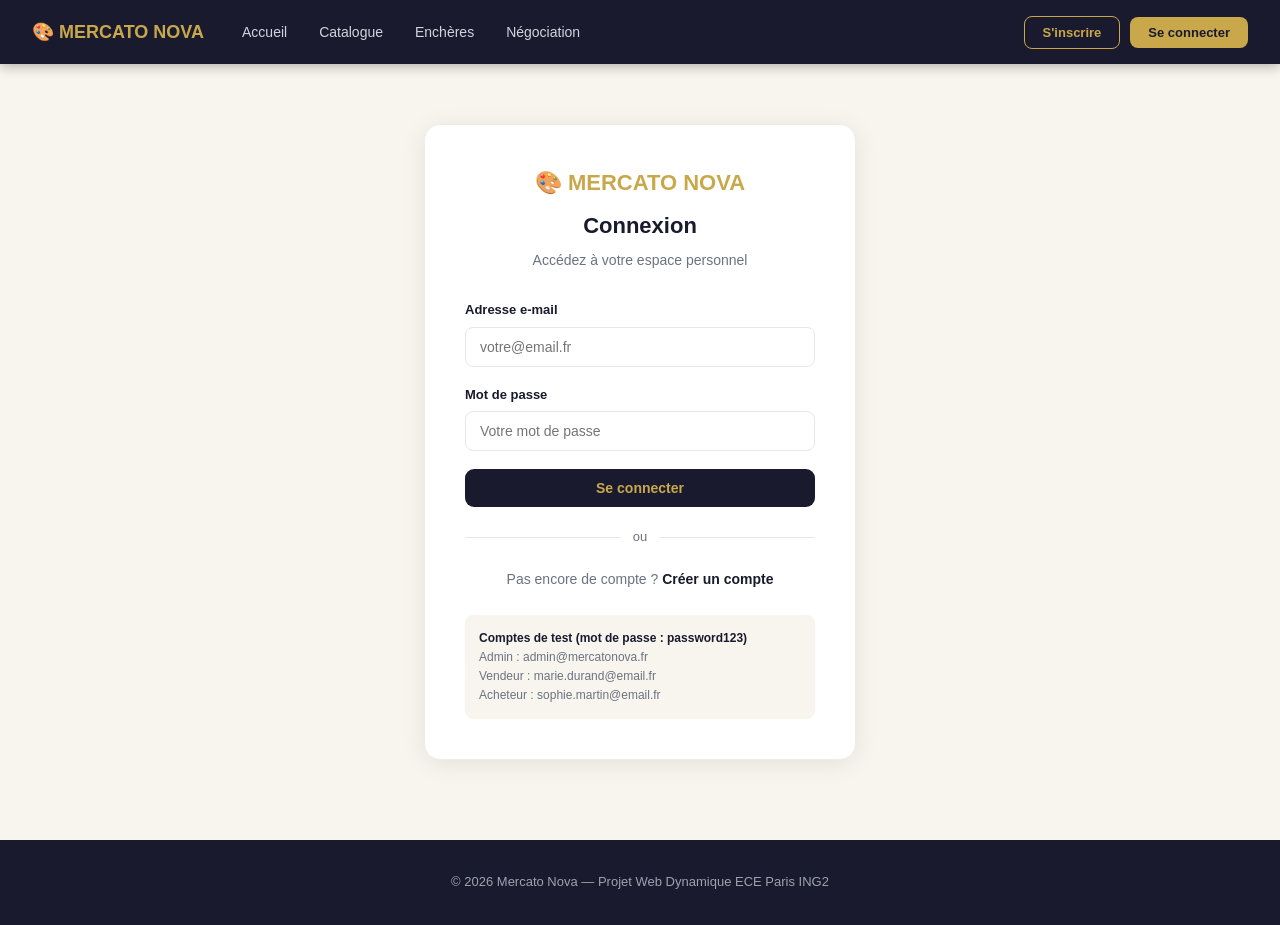
<file: creer-annonce.html>
<!DOCTYPE html>
<html lang="fr">
<head>
  <meta charset="UTF-8" />
  <meta name="viewport" content="width=device-width, initial-scale=1.0" />
  <title>Déposer une annonce — Mercato Nova</title>
  <link rel="stylesheet" href="style_commun.css" />
  <style>
    /* En-tête */
    .entete {
      background: var(--noir); padding: 36px 24px;
      border-bottom: 3px solid var(--or);
    }
    .entete__inner { max-width: 860px; margin: 0 auto; }
    .entete__titre { font-size: 28px; font-weight: 700; color: #F8F5EE; margin-bottom: 6px; }
    .entete__sous-titre { color: #9CA3AF; font-size: 14px; }

    /* Formulaire centré */
    .form-wrapper {
      max-width: 860px; margin: 40px auto; padding: 0 24px 60px;
    }

    /* Carte section */
    .section-carte {
      background: var(--blanc); border-radius: 12px;
      border: 1px solid #F0EDE6; padding: 28px;
      margin-bottom: 24px;
      box-shadow: 0 2px 12px rgba(0,0,0,0.05);
    }
    .section-carte__titre {
      font-size: 15px; font-weight: 700;
      color: var(--noir); margin-bottom: 20px;
      padding-bottom: 12px;
      border-bottom: 2px solid var(--or);
      display: flex; align-items: center; gap: 8px;
    }

    /* Grille 2 colonnes */
    .grille-2 {
      display: grid; grid-template-columns: 1fr 1fr; gap: 16px;
    }

    /* Boutons de choix (type de vente, état) */
    .choix-groupe { display: flex; gap: 10px; flex-wrap: wrap; margin-top: 6px; }
    .choix-groupe input[type="radio"] { display: none; }
    .choix-groupe label {
      flex: 1; min-width: 100px; text-align: center;
      padding: 12px 8px; border: 1.5px solid #E5E7EB;
      border-radius: 9px; cursor: pointer;
      font-size: 13px; font-weight: 500;
      transition: all 0.2s; color: var(--gris);
    }
    .choix-groupe input[type="radio"]:checked + label {
      border-color: var(--noir);
      background: var(--noir); color: var(--or);
    }

    /* Zone conditionnelle enchère */
    .zone-enchere {
      background: #FDF0F3; border: 1px solid #FECDD3;
      border-radius: 10px; padding: 20px; margin-top: 16px;
      display: none;
    }
    .zone-enchere.visible { display: block; }
    .zone-enchere__titre {
      font-size: 13px; font-weight: 700;
      color: var(--bordeau); margin-bottom: 14px;
    }

    /* Barre d'étapes */
    .etapes {
      display: flex; justify-content: center;
      gap: 0; margin-bottom: 32px;
    }
    .etape {
      display: flex; align-items: center; gap: 8px;
      padding: 10px 20px; font-size: 13px; font-weight: 500;
      color: var(--gris); background: var(--blanc);
      border: 1px solid #E5E7EB;
    }
    .etape:first-child { border-radius: 8px 0 0 8px; }
    .etape:last-child  { border-radius: 0 8px 8px 0; }
    .etape.active {
      background: var(--noir); color: var(--or);
      border-color: var(--noir);
    }
    .etape__num {
      width: 22px; height: 22px; border-radius: 50%;
      background: currentColor; color: var(--blanc);
      display: flex; align-items: center; justify-content: center;
      font-size: 11px; font-weight: 700; flex-shrink: 0;
    }
    .etape.active .etape__num { background: var(--or); color: var(--noir); }

    /* Aperçu */
    .apercu {
      background: var(--fond); border: 1.5px dashed #D1D5DB;
      border-radius: 12px; padding: 24px; text-align: center;
      color: var(--gris); font-size: 14px;
    }
    .apercu__img {
      width: 100%; max-height: 200px;
      border-radius: 8px; object-fit: cover;
      display: none; margin-bottom: 12px;
    }

    /* Footer du formulaire */
    .form-footer {
      display: flex; justify-content: space-between;
      align-items: center; padding-top: 20px;
      border-top: 1px solid #F0EDE6;
    }

    @media (max-width: 600px) {
      .grille-2 { grid-template-columns: 1fr; }
      .choix-groupe label { min-width: 80px; padding: 10px 6px; }
    }
  </style>
</head>
<body>

  <!-- NAVBAR -->
  <nav class="navbar">
    <a href="index.html" class="navbar__logo">🎨 MERCATO NOVA</a>
    <div class="navbar__links">
      <a href="index.html">Accueil</a>
      <a href="catalogue.html">Catalogue</a>
      <a href="encheres.html">Enchères</a>
      <a href="negociation.html">Négociation</a>
    </div>
    <div class="navbar__right">
      <a href="profil.html"><button class="navbar__btn navbar__btn--outline">Mon espace</button></a>
      <button class="navbar__btn" onclick="deconnecter()">Déconnexion</button>
    </div>
  </nav>

  <!-- EN-TÊTE -->
  <div class="entete">
    <div class="entete__inner">
      <h1 class="entete__titre">🎨 Déposer une annonce</h1>
      <p class="entete__sous-titre">
        Votre annonce sera examinée par un administrateur avant publication (sous 24h).
      </p>
    </div>
  </div>

  <!-- FORMULAIRE -->
  <div class="form-wrapper">

    <!-- Barre d'étapes -->
    <div class="etapes">
      <div class="etape active" id="etape1">
        <div class="etape__num">1</div> Informations
      </div>
      <div class="etape" id="etape2">
        <div class="etape__num">2</div> Vente
      </div>
      <div class="etape" id="etape3">
        <div class="etape__num">3</div> Confirmation
      </div>
    </div>

    <div class="msg-erreur" id="msgErreur"></div>
    <div class="msg-succes" id="msgSucces"></div>

    <form id="formAnnonce">

      <!-- ── SECTION 1 : Informations de l'œuvre ── -->
      <div class="section-carte">
        <div class="section-carte__titre">📋 Informations de l'œuvre</div>

        <div class="champ">
          <label for="titre">Titre de l'œuvre *</label>
          <input type="text" id="titre" placeholder="Ex : Composition en Or et Nuit" required maxlength="200" />
        </div>

        <div class="champ">
          <label for="description">Description</label>
          <textarea id="description" placeholder="Décrivez votre œuvre : histoire, matériaux utilisés, inspiration…" rows="4"></textarea>
        </div>

        <div class="grille-2">
          <div class="champ">
            <label for="technique">Technique</label>
            <input type="text" id="technique" placeholder="Ex : Huile sur toile, Aquarelle…" />
          </div>
          <div class="champ">
            <label for="dimensions">Dimensions</label>
            <input type="text" id="dimensions" placeholder="Ex : 80 × 60 cm" />
          </div>
        </div>

        <div class="grille-2">
          <div class="champ">
            <label for="annee">Année de création</label>
            <input type="number" id="annee" placeholder="2024" min="1900" max="2026" />
          </div>
          <div class="champ">
            <label for="livraison">Livraison</label>
            <select id="livraison">
              <option value="Livraison gratuite">Livraison gratuite</option>
              <option value="Expédition rapide">Expédition rapide</option>
              <option value="Expédition sécurisée">Expédition sécurisée (œuvres volumineuses)</option>
              <option value="Retrait en main propre">Retrait en main propre uniquement</option>
            </select>
          </div>
        </div>

        <!-- État de l'œuvre -->
        <div class="champ">
          <label>État de l'œuvre *</label>
          <div class="choix-groupe">
            <input type="radio" name="etat" id="etat_neuf" value="neuf" checked />
            <label for="etat_neuf">✨ Neuf</label>

            <input type="radio" name="etat" id="etat_tbe" value="tres_bon" />
            <label for="etat_tbe">👍 Très bon état</label>

            <input type="radio" name="etat" id="etat_bon" value="bon" />
            <label for="etat_bon">👌 Bon état</label>

            <input type="radio" name="etat" id="etat_occ" value="occasion" />
            <label for="etat_occ">🔄 Occasion</label>
          </div>
        </div>
      </div>

      <!-- ── SECTION 2 : Mode de vente et prix ── -->
      <div class="section-carte">
        <div class="section-carte__titre">💰 Mode de vente et prix</div>

        <!-- Type de vente -->
        <div class="champ">
          <label>Type de vente *</label>
          <div class="choix-groupe">
            <input type="radio" name="type_vente" id="type_immediat" value="immediat" checked
              onchange="toggleZoneEnchere()" />
            <label for="type_immediat">🛒 Achat immédiat</label>

            <input type="radio" name="type_vente" id="type_enchere" value="enchere"
              onchange="toggleZoneEnchere()" />
            <label for="type_enchere">🔨 Enchère</label>

            <input type="radio" name="type_vente" id="type_nego" value="negociation"
              onchange="toggleZoneEnchere()" />
            <label for="type_nego">💬 Négociation</label>
          </div>
        </div>

        <!-- Prix de base -->
        <div class="champ">
          <label for="prix_base" id="labelPrix">Prix de vente (€) *</label>
          <input type="number" id="prix_base" placeholder="Ex : 450" min="1" step="0.01" required />
        </div>

        <!-- Zone paramètres enchère (visible uniquement si type = enchere) -->
        <div class="zone-enchere" id="zoneEnchere">
          <div class="zone-enchere__titre">⚙️ Paramètres de l'enchère</div>
          <div class="grille-2">
            <div class="champ">
              <label for="surenchere_min">Surenchère minimale (€)</label>
              <input type="number" id="surenchere_min" placeholder="50" min="1" step="1" value="50" />
            </div>
            <div class="champ">
              <label for="duree_enchere">Durée de l'enchère</label>
              <select id="duree_enchere">
                <option value="24">24 heures</option>
                <option value="48" selected>48 heures</option>
                <option value="168">7 jours</option>
              </select>
            </div>
          </div>
          <p style="font-size:12px;color:var(--bordeau);margin-top:4px;">
            ℹ️ L'enchère démarrera dès la validation de votre annonce par un administrateur.
          </p>
        </div>
      </div>

      <!-- ── SECTION 3 : Aperçu ── -->
      <div class="section-carte">
        <div class="section-carte__titre">👁 Aperçu de votre annonce</div>
        <div class="apercu" id="apercu">
          <p>Remplissez le formulaire pour voir l'aperçu de votre annonce.</p>
        </div>
      </div>

      <!-- Footer -->
      <div class="form-footer">
        <a href="profil.html" class="btn btn--outline">← Annuler</a>
        <button type="submit" class="btn btn--or" id="btnSoumettre">
          📤 Soumettre l'annonce
        </button>
      </div>

    </form>

  </div>

  <!-- FOOTER -->
  <footer class="footer">
    © 2026 Mercato Nova — Projet Web Dynamique ECE Paris ING2
  </footer>

  <script>
    // ── Vérification de connexion ────────────────────────────
    const user = JSON.parse(localStorage.getItem('user') || 'null');
    if (!user) {
      window.location.href = 'login.html';
    }

    // Seuls les vendeurs/galeries/admins peuvent déposer
    if (!['vendeur', 'galerie', 'admin'].includes(user.role)) {
      alert('Seuls les vendeurs peuvent déposer des annonces.');
      window.location.href = 'profil.html';
    }

    // ── Affichage/masquage zone enchère ──────────────────────
    function toggleZoneEnchere() {
      const type       = document.querySelector('input[name="type_vente"]:checked').value;
      const zone       = document.getElementById('zoneEnchere');
      const labelPrix  = document.getElementById('labelPrix');

      zone.classList.toggle('visible', type === 'enchere');

      if (type === 'enchere') {
        labelPrix.textContent = 'Prix de départ (€) *';
      } else if (type === 'negociation') {
        labelPrix.textContent = 'Prix demandé (€) *';
      } else {
        labelPrix.textContent = 'Prix de vente (€) *';
      }

      mettreAJourApercu();
    }

    // ── Mise à jour de l'aperçu en temps réel ─────────────────
    function mettreAJourApercu() {
      const titre      = document.getElementById('titre').value || 'Titre de l\'œuvre';
      const technique  = document.getElementById('technique').value || '—';
      const dimensions = document.getElementById('dimensions').value || '—';
      const prix       = document.getElementById('prix_base').value || '0';
      const type       = document.querySelector('input[name="type_vente"]:checked')?.value || 'immediat';

      const typeLabels = {
        immediat:    { label: 'Achat immédiat', color: 'var(--vert)' },
        enchere:     { label: 'Enchère',         color: 'var(--bordeau)' },
        negociation: { label: 'Négociation',     color: 'var(--bleu)' },
      };
      const t = typeLabels[type];

      document.getElementById('apercu').innerHTML = `
        <div style="text-align:left;background:var(--blanc);border-radius:10px;padding:16px;border:1px solid #F0EDE6;">
          <div style="display:flex;justify-content:space-between;align-items:flex-start;margin-bottom:10px;">
            <div>
              <div style="font-weight:700;font-size:16px;margin-bottom:4px;">${titre}</div>
              <div style="font-size:12px;color:var(--gris);">par ${user.prenom} ${user.nom}</div>
            </div>
            <span style="padding:3px 10px;border-radius:20px;font-size:11px;font-weight:700;
                         border:1px solid ${t.color};color:${t.color};background:#F8F8F8;">
              ${t.label}
            </span>
          </div>
          <div style="font-size:12px;color:#9CA3AF;margin-bottom:12px;">
            ${technique} · ${dimensions}
          </div>
          <div style="font-size:22px;font-weight:800;">
            ${Number(prix).toLocaleString('fr-FR')} €
          </div>
          <div style="margin-top:10px;padding:8px;background:#FFF8E1;border-radius:6px;font-size:12px;color:#92400E;">
            ⏳ En attente de validation par un administrateur
          </div>
        </div>
      `;
    }

    // Écoute les changements sur les champs principaux
    ['titre', 'technique', 'dimensions', 'prix_base'].forEach(id => {
      document.getElementById(id)?.addEventListener('input', mettreAJourApercu);
    });
    document.querySelectorAll('input[name="type_vente"]').forEach(el => {
      el.addEventListener('change', mettreAJourApercu);
    });

    // ── Soumission du formulaire ──────────────────────────────
    document.getElementById('formAnnonce').addEventListener('submit', async function(e) {
      e.preventDefault();

      const msgErr = document.getElementById('msgErreur');
      const msgOk  = document.getElementById('msgSucces');
      msgErr.style.display = 'none';
      msgOk.style.display  = 'none';

      // Récupération de toutes les valeurs
      const titre       = document.getElementById('titre').value.trim();
      const description = document.getElementById('description').value.trim();
      const technique   = document.getElementById('technique').value.trim();
      const dimensions  = document.getElementById('dimensions').value.trim();
      const annee       = document.getElementById('annee').value || null;
      const livraison   = document.getElementById('livraison').value;
      const etat        = document.querySelector('input[name="etat"]:checked').value;
      const type_vente  = document.querySelector('input[name="type_vente"]:checked').value;
      const prix_base   = parseFloat(document.getElementById('prix_base').value);
      const surenchere  = parseFloat(document.getElementById('surenchere_min').value) || 50;
      const duree       = parseInt(document.getElementById('duree_enchere').value) || 48;

      // Validation
      if (!titre) {
        msgErr.textContent = 'Le titre est obligatoire.';
        msgErr.style.display = 'block';
        return;
      }

      if (!prix_base || prix_base <= 0) {
        msgErr.textContent = 'Le prix doit être supérieur à 0 €.';
        msgErr.style.display = 'block';
        return;
      }

      const btn = document.getElementById('btnSoumettre');
      btn.disabled    = true;
      btn.textContent = 'Envoi en cours…';

      try {
        const reponse = await fetch('mercato_nova_backend/api/artworks/create.php', {
          method: 'POST',
          headers: { 'Content-Type': 'application/json' },
          body: JSON.stringify({
            titre, description, technique, dimensions,
            annee: annee ? parseInt(annee) : null,
            etat, prix_base, type_vente, livraison,
            surenchere_min: type_vente === 'enchere' ? surenchere : null,
            duree_enchere:  type_vente === 'enchere' ? duree      : null,
          })
        });

        const data = await reponse.json();

        if (data.success) {
          msgOk.textContent = '✅ Annonce soumise avec succès ! Elle sera publiée après validation.';
          msgOk.style.display = 'block';

          // Remise à zéro du formulaire
          document.getElementById('formAnnonce').reset();
          mettreAJourApercu();

          // Redirection vers le profil après 2 secondes
          setTimeout(() => { window.location.href = 'profil.html'; }, 2000);

        } else {
          msgErr.textContent = data.error || 'Une erreur est survenue.';
          msgErr.style.display = 'block';
        }

      } catch(err) {
        msgErr.textContent = 'Impossible de contacter le serveur.';
        msgErr.style.display = 'block';
      }

      btn.disabled    = false;
      btn.textContent = '📤 Soumettre l\'annonce';
    });

    // ── Déconnexion ───────────────────────────────────────────
    function deconnecter() {
      localStorage.removeItem('user');
      localStorage.removeItem('panier');
      window.location.href = 'index.html';
    }

    // Initialisation de l'aperçu
    mettreAJourApercu();
  </script>

</body>
</html>
</file>
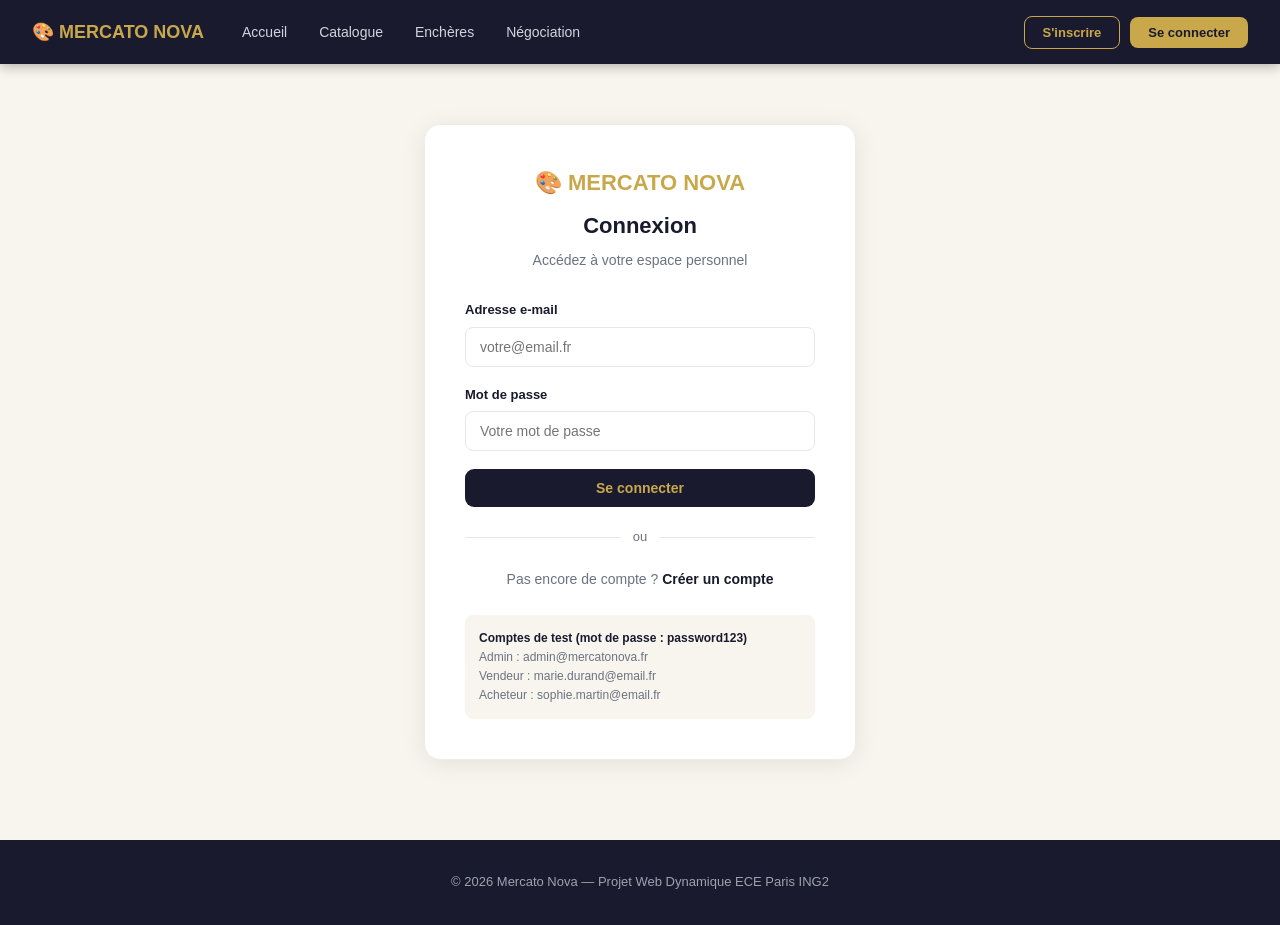
<file: login.html>
<!DOCTYPE html>
<html lang="fr">
<head>
  <meta charset="UTF-8" />
  <meta name="viewport" content="width=device-width, initial-scale=1.0" />
  <title>Connexion — Mercato Nova</title>
  <link rel="stylesheet" href="style_commun.css" />
  <style>
    /* ── Styles spécifiques à cette page ── */
    .login-box {
      background: var(--blanc);
      border-radius: 16px;
      border: 1px solid #F0EDE6;
      box-shadow: 0 4px 24px rgba(0,0,0,0.08);
      padding: 40px;
    }
    .login-box__logo {
      text-align: center;
      font-size: 22px; font-weight: 700;
      color: var(--or); margin-bottom: 8px;
    }
    .login-box__titre {
      text-align: center; font-size: 22px;
      font-weight: 700; margin-bottom: 6px;
    }
    .login-box__sous-titre {
      text-align: center; color: var(--gris);
      font-size: 14px; margin-bottom: 28px;
    }
    .login-box__lien {
      text-align: center; margin-top: 20px;
      font-size: 14px; color: var(--gris);
    }
    .login-box__lien a { color: var(--noir); font-weight: 600; }
    .login-box__lien a:hover { text-decoration: underline; }
    .separateur {
      display: flex; align-items: center; gap: 12px;
      margin: 20px 0; color: var(--gris); font-size: 13px;
    }
    .separateur::before, .separateur::after {
      content: ''; flex: 1; height: 1px; background: #E5E7EB;
    }
  </style>
</head>
<body>

  <!-- NAVBAR -->
  <nav class="navbar">
    <a href="index.html" class="navbar__logo">🎨 MERCATO NOVA</a>
    <div class="navbar__links">
      <a href="index.html">Accueil</a>
      <a href="catalogue.html">Catalogue</a>
      <a href="encheres.html">Enchères</a>
      <a href="negociation.html">Négociation</a>
    </div>
    <div class="navbar__right">
      <a href="register.html"><button class="navbar__btn navbar__btn--outline">S'inscrire</button></a>
      <a href="login.html"><button class="navbar__btn actif">Se connecter</button></a>
    </div>
  </nav>

  <!-- FORMULAIRE DE CONNEXION -->
  <div class="centre">
    <div class="login-box">

      <div class="login-box__logo">🎨 MERCATO NOVA</div>
      <h1 class="login-box__titre">Connexion</h1>
      <p class="login-box__sous-titre">Accédez à votre espace personnel</p>

      <!-- Message d'erreur (affiché par JavaScript si besoin) -->
      <div class="msg-erreur" id="msgErreur"></div>
      <div class="msg-succes" id="msgSucces"></div>

      <!-- Formulaire -->
      <form id="formLogin">

        <div class="champ">
          <label for="email">Adresse e-mail</label>
          <input
            type="email"
            id="email"
            name="email"
            placeholder="votre@email.fr"
            required
          />
        </div>

        <div class="champ">
          <label for="password">Mot de passe</label>
          <input
            type="password"
            id="password"
            name="password"
            placeholder="Votre mot de passe"
            required
          />
        </div>

        <button type="submit" class="btn btn--noir btn--full" id="btnConnexion">
          Se connecter
        </button>

      </form>

      <div class="separateur">ou</div>

      <div class="login-box__lien">
        Pas encore de compte ?
        <a href="register.html">Créer un compte</a>
      </div>

      <!-- Comptes de test pour faciliter les tests -->
      <div style="margin-top:24px; padding:14px; background:#F8F5EE; border-radius:8px; font-size:12px; color:var(--gris);">
        <strong style="color:var(--noir);">Comptes de test (mot de passe : password123)</strong><br>
        Admin : admin@mercatonova.fr<br>
        Vendeur : marie.durand@email.fr<br>
        Acheteur : sophie.martin@email.fr
      </div>

    </div>
  </div>

  <!-- FOOTER -->
  <footer class="footer">
    © 2026 Mercato Nova — Projet Web Dynamique ECE Paris ING2
  </footer>

  <script>
    const form       = document.getElementById('formLogin');
    const msgErreur  = document.getElementById('msgErreur');
    const msgSucces  = document.getElementById('msgSucces');
    const btnConnexion = document.getElementById('btnConnexion');

    form.addEventListener('submit', async function(e) {
      e.preventDefault();

      // Réinitialisation des messages
      msgErreur.style.display = 'none';
      msgSucces.style.display = 'none';

      // Désactivation du bouton pendant la requête
      btnConnexion.disabled = true;
      btnConnexion.textContent = 'Connexion en cours…';

      // Récupération des valeurs du formulaire
      const email    = document.getElementById('email').value.trim();
      const password = document.getElementById('password').value;

      try {
        // Envoi de la requête au backend PHP
        const reponse = await fetch('mercato_nova_backend/api/auth/login.php', {
          method: 'POST',
          headers: { 'Content-Type': 'application/json' },
          body: JSON.stringify({ email, password })
        });

        const data = await reponse.json();

        if (data.success) {
          // Connexion réussie : on stocke les infos utilisateur
          localStorage.setItem('user', JSON.stringify(data.user));

          msgSucces.textContent = 'Connexion réussie ! Redirection…';
          msgSucces.style.display = 'block';

          // Redirection selon le rôle
          setTimeout(() => {
            if (data.user.role === 'admin') {
              window.location.href = 'admin.html';
            } else {
              window.location.href = 'index.html';
            }
          }, 1000);

        } else {
          // Affichage du message d'erreur renvoyé par le serveur
          msgErreur.textContent = data.error || 'Email ou mot de passe incorrect.';
          msgErreur.style.display = 'block';
        }

      } catch (erreur) {
        msgErreur.textContent = 'Impossible de contacter le serveur. Vérifiez votre connexion.';
        msgErreur.style.display = 'block';
      }

      // Réactivation du bouton
      btnConnexion.disabled = false;
      btnConnexion.textContent = 'Se connecter';
    });
  </script>

</body>
</html>
</file>
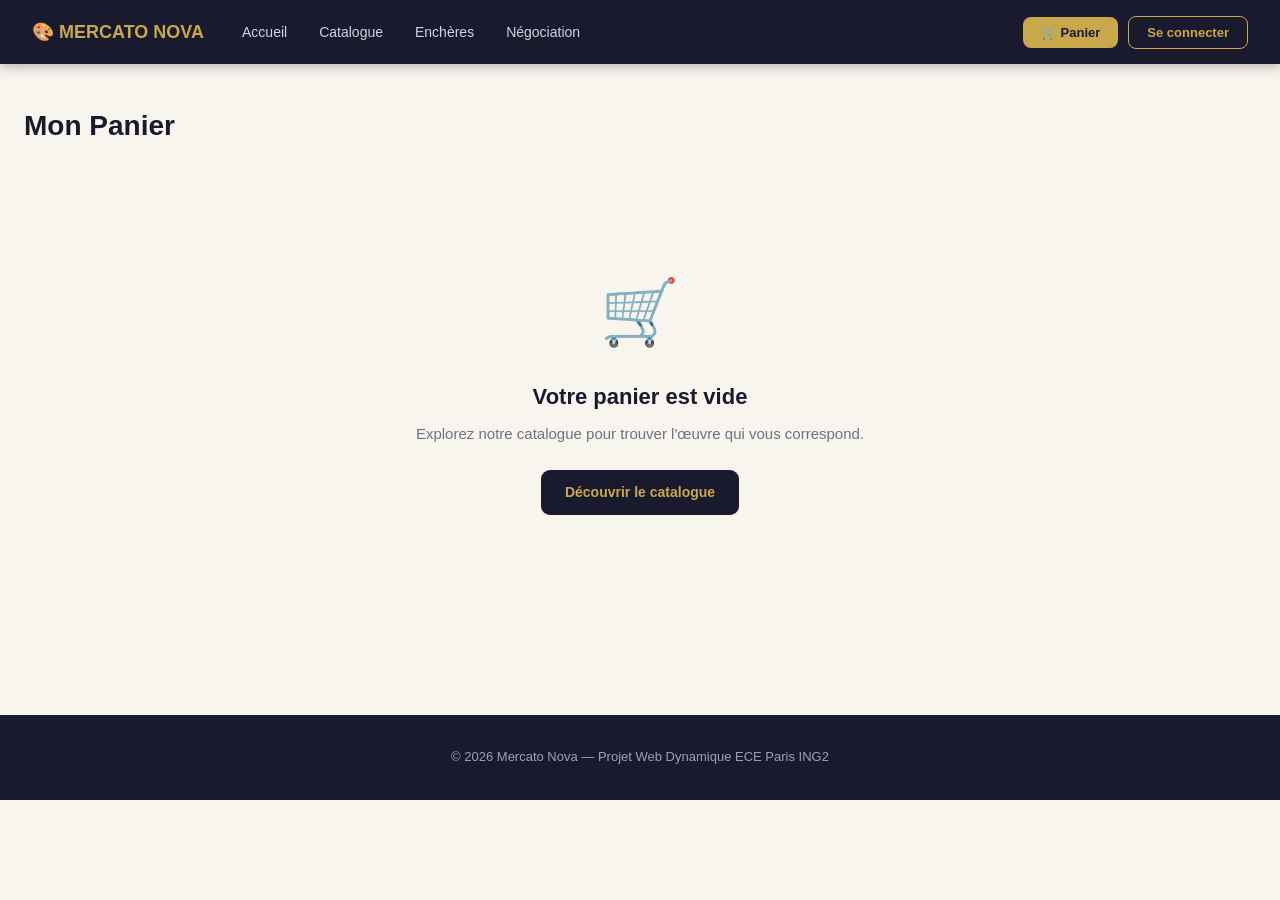
<file: panier.html>
<!DOCTYPE html>
<html lang="fr">
<head>
  <meta charset="UTF-8" />
  <meta name="viewport" content="width=device-width, initial-scale=1.0" />
  <title>Panier — Mercato Nova</title>
  <link rel="stylesheet" href="style_commun.css" />
  <style>
    /* Layout deux colonnes */
    .panier-layout {
      display: grid;
      grid-template-columns: 1fr 360px;
      gap: 32px;
      align-items: start;
    }

    /* Article dans le panier */
    .article {
      background: var(--blanc); border-radius: 12px;
      border: 1px solid #F0EDE6; padding: 20px;
      margin-bottom: 16px;
      display: flex; gap: 16px; align-items: center;
    }
    .article__img {
      width: 90px; height: 80px; border-radius: 8px;
      background: #F0EDE6; flex-shrink: 0;
      display: flex; align-items: center;
      justify-content: center; font-size: 28px;
    }
    .article__info { flex: 1; }
    .article__titre { font-size: 15px; font-weight: 700; margin-bottom: 4px; }
    .article__artiste { font-size: 13px; color: var(--gris); margin-bottom: 4px; }
    .article__meta { font-size: 12px; color: #9CA3AF; }
    .article__prix {
      font-size: 20px; font-weight: 800;
      color: var(--noir); flex-shrink: 0;
    }
    .article__suppr {
      background: transparent; border: none;
      color: #9CA3AF; font-size: 20px; cursor: pointer;
      padding: 4px; transition: color 0.2s;
      flex-shrink: 0;
    }
    .article__suppr:hover { color: var(--rouge); }

    /* Récapitulatif */
    .recap {
      background: var(--blanc); border-radius: 12px;
      border: 1px solid #F0EDE6; padding: 24px;
      position: sticky; top: 84px;
    }
    .recap__titre { font-size: 16px; font-weight: 700; margin-bottom: 20px; }
    .recap__ligne {
      display: flex; justify-content: space-between;
      font-size: 14px; padding: 8px 0;
      border-bottom: 1px solid #F8F5EE;
    }
    .recap__ligne:last-of-type { border-bottom: none; }
    .recap__total {
      display: flex; justify-content: space-between;
      font-size: 18px; font-weight: 800;
      padding: 16px 0 20px;
    }

    /* Simulateur de paiement */
    .paiement-sim {
      background: #F8F5EE; border-radius: 10px;
      padding: 16px; margin-top: 16px;
    }
    .paiement-sim__titre {
      font-size: 13px; font-weight: 700; margin-bottom: 12px;
      display: flex; align-items: center; gap: 6px;
    }

    /* Panier vide */
    .panier-vide {
      text-align: center; padding: 80px 24px;
      grid-column: 1 / -1;
    }
    .panier-vide__icone { font-size: 64px; margin-bottom: 16px; }
    .panier-vide__titre {
      font-size: 22px; font-weight: 700; margin-bottom: 8px;
    }
    .panier-vide__texte {
      color: var(--gris); margin-bottom: 24px; font-size: 15px;
    }

    /* Confirmation de commande */
    .confirmation {
      text-align: center; padding: 60px 24px;
      max-width: 500px; margin: 0 auto;
    }
    .confirmation__icone { font-size: 64px; margin-bottom: 16px; }
    .confirmation__titre {
      font-size: 24px; font-weight: 700;
      color: var(--vert); margin-bottom: 10px;
    }
    .confirmation__texte { color: var(--gris); font-size: 15px; }

    @media (max-width: 768px) {
      .panier-layout { grid-template-columns: 1fr; }
    }
  </style>
</head>
<body>

  <!-- NAVBAR -->
  <nav class="navbar">
    <a href="index.html" class="navbar__logo">🎨 MERCATO NOVA</a>
    <div class="navbar__links">
      <a href="index.html">Accueil</a>
      <a href="catalogue.html">Catalogue</a>
      <a href="encheres.html">Enchères</a>
      <a href="negociation.html">Négociation</a>
    </div>
    <div class="navbar__right">
      <a href="panier.html"><button class="navbar__btn actif">🛒 Panier</button></a>
      <span id="zoneProfil">
        <a href="login.html"><button class="navbar__btn navbar__btn--outline">Se connecter</button></a>
      </span>
    </div>
  </nav>

  <div class="page-wrapper">
    <h1 style="font-size:28px;font-weight:700;margin-bottom:32px;">Mon Panier</h1>
    <div class="panier-layout" id="contenu">
      <p style="color:var(--gris);">Chargement…</p>
    </div>
  </div>

  <!-- FOOTER -->
  <footer class="footer">
    © 2026 Mercato Nova — Projet Web Dynamique ECE Paris ING2
  </footer>

  <script>
    // ── Données ───────────────────────────────────────────────
    const user = JSON.parse(localStorage.getItem('user') || 'null');

    if (user) {
      document.getElementById('zoneProfil').innerHTML =
        `<a href="profil.html"><button class="navbar__btn">${user.prenom}</button></a>`;
    }

    function getPanier() {
      return JSON.parse(localStorage.getItem('panier') || '[]');
    }
    function savePanier(p) {
      localStorage.setItem('panier', JSON.stringify(p));
    }

    // ── Rendu du panier ───────────────────────────────────────
    function afficherPanier() {
      const panier  = getPanier();
      const contenu = document.getElementById('contenu');

      // Panier vide
      if (panier.length === 0) {
        contenu.innerHTML = `
          <div class="panier-vide">
            <div class="panier-vide__icone">🛒</div>
            <div class="panier-vide__titre">Votre panier est vide</div>
            <p class="panier-vide__texte">
              Explorez notre catalogue pour trouver l'œuvre qui vous correspond.
            </p>
            <a href="catalogue.html" class="btn btn--noir">
              Découvrir le catalogue
            </a>
          </div>
        `;
        return;
      }

      // Calcul du total
      const total = panier.reduce((sum, item) => {
        return sum + Number(item.prix_base || 0);
      }, 0);

      // Liste des articles
      const htmlArticles = panier.map((item, index) => `
        <div class="article">
          <div class="article__img">🖼️</div>
          <div class="article__info">
            <div class="article__titre">${item.titre}</div>
            <div class="article__artiste">par ${item.nom || ''} ${item.prenom || ''}</div>
            <div class="article__meta">${item.technique || ''} · ${item.dimensions || ''}</div>
          </div>
          <div class="article__prix">
            ${Number(item.prix_base).toLocaleString('fr-FR')} €
          </div>
          <button class="article__suppr" onclick="supprimerArticle(${index})" title="Retirer du panier">
            ×
          </button>
        </div>
      `).join('');

      // Récapitulatif + formulaire de paiement simulé
      const htmlRecap = `
        <div class="recap">
          <div class="recap__titre">Récapitulatif</div>

          ${panier.map(item => `
            <div class="recap__ligne">
              <span style="max-width:180px;overflow:hidden;text-overflow:ellipsis;white-space:nowrap;">
                ${item.titre}
              </span>
              <span>${Number(item.prix_base).toLocaleString('fr-FR')} €</span>
            </div>
          `).join('')}

          <div class="recap__total">
            <span>Total</span>
            <span>${total.toLocaleString('fr-FR')} €</span>
          </div>

          <!-- Paiement simulé -->
          <div class="paiement-sim">
            <div class="paiement-sim__titre">🔒 Paiement simulé</div>

            <div class="champ" style="margin-bottom:10px;">
              <label for="nomCarte">Nom sur la carte</label>
              <input type="text" id="nomCarte" placeholder="Marie Durand" />
            </div>
            <div class="champ" style="margin-bottom:10px;">
              <label for="numeroCarte">Numéro de carte</label>
              <input type="text" id="numeroCarte" placeholder="1234 5678 9012 3456" maxlength="19" />
            </div>
            <div style="display:grid;grid-template-columns:1fr 1fr;gap:10px;margin-bottom:10px;">
              <div class="champ" style="margin-bottom:0;">
                <label>Expiration</label>
                <input type="text" placeholder="MM/AA" maxlength="5" />
              </div>
              <div class="champ" style="margin-bottom:0;">
                <label>CVV</label>
                <input type="text" placeholder="123" maxlength="3" />
              </div>
            </div>
          </div>

          <button class="btn btn--or btn--full" style="margin-top:16px;" onclick="validerCommande()">
            ✓ Valider la commande (${total.toLocaleString('fr-FR')} €)
          </button>

          <a href="catalogue.html" style="display:block;text-align:center;margin-top:12px;font-size:13px;color:var(--gris);">
            ← Continuer mes achats
          </a>
        </div>
      `;

      contenu.innerHTML = `
        <div>
          <p style="color:var(--gris);font-size:14px;margin-bottom:20px;">
            ${panier.length} article(s) dans votre panier
          </p>
          ${htmlArticles}
        </div>
        ${htmlRecap}
      `;
    }

    // ── Suppression d'un article ──────────────────────────────
    function supprimerArticle(index) {
      const panier = getPanier();
      panier.splice(index, 1);
      savePanier(panier);
      afficherPanier();
    }

    // ── Validation de la commande ─────────────────────────────
    async function validerCommande() {
      if (!user) {
        if (confirm('Vous devez être connecté pour valider votre commande. Se connecter ?')) {
          window.location.href = 'login.html';
        }
        return;
      }

      const panier = getPanier();
      if (panier.length === 0) return;

      // Vérification basique du formulaire
      const nom    = document.getElementById('nomCarte')?.value.trim();
      const numero = document.getElementById('numeroCarte')?.value.trim();
      if (!nom || !numero) {
        alert('Veuillez remplir les informations de paiement.');
        return;
      }

      try {
        // Envoi de chaque article au backend
        for (const item of panier) {
          await fetch('mercato_nova_backend/api/orders/create.php', {
            method: 'POST',
            headers: { 'Content-Type': 'application/json' },
            body: JSON.stringify({
              id_artwork:    item.id_artwork,
              montant_final: item.prix_base,
              mode_achat:    'immediat'
            })
          });
        }

        // Vidage du panier
        savePanier([]);

        // Affichage de la confirmation
        document.getElementById('contenu').innerHTML = `
          <div class="confirmation">
            <div class="confirmation__icone">✅</div>
            <div class="confirmation__titre">Commande confirmée !</div>
            <p class="confirmation__texte">
              Votre commande a été enregistrée avec succès.
              Vous recevrez une notification de confirmation.
            </p>
            <div style="margin-top:24px;display:flex;gap:12px;justify-content:center;">
              <a href="catalogue.html" class="btn btn--or">Continuer mes achats</a>
              <a href="profil.html"    class="btn btn--outline">Voir mes commandes</a>
            </div>
          </div>
        `;

      } catch(err) {
        alert('Erreur lors de la validation. Veuillez réessayer.');
      }
    }

    // ── Lancement ─────────────────────────────────────────────
    afficherPanier();
  </script>

</body>
</html>
</file>
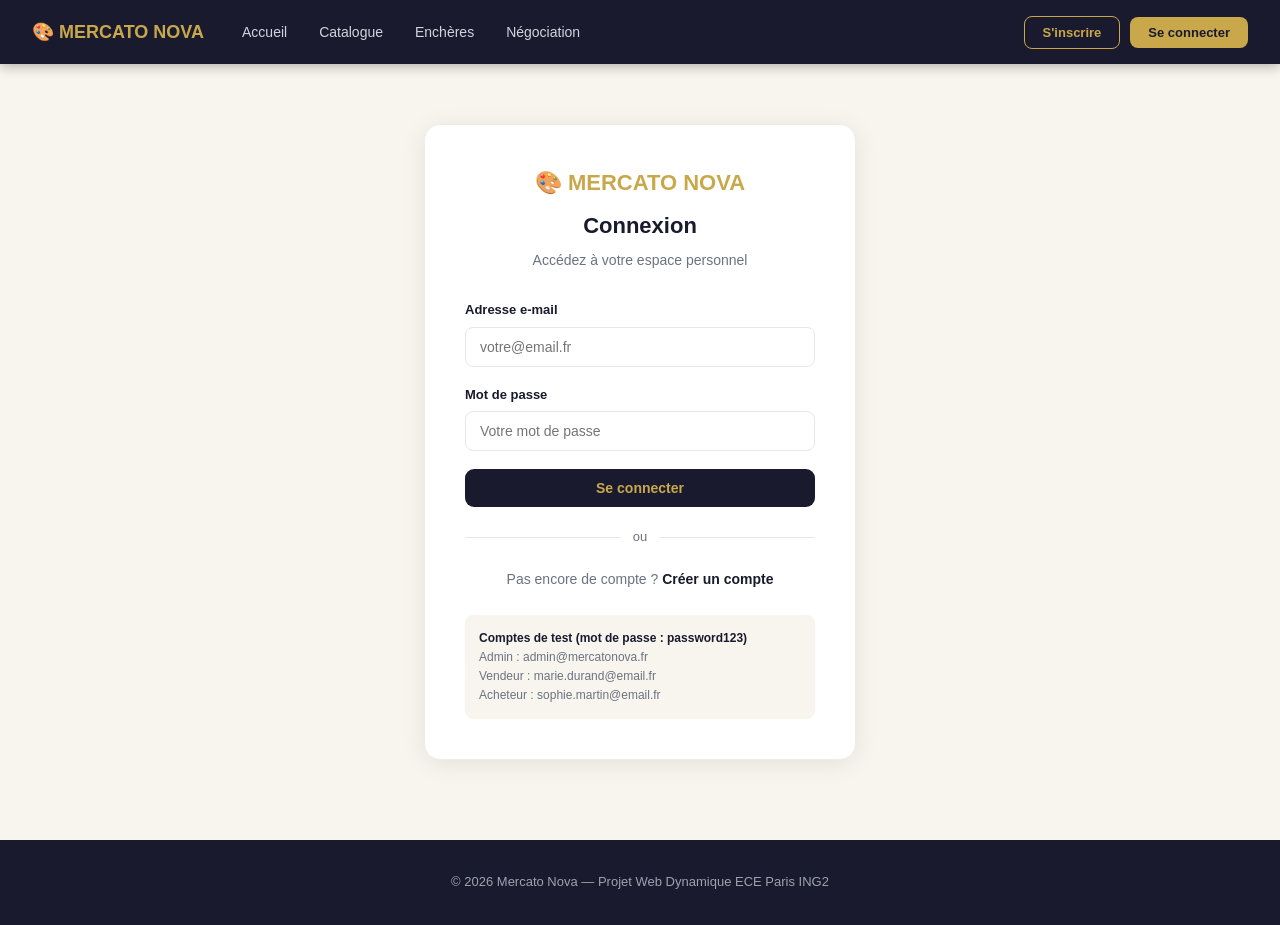
<file: profil.html>
<!DOCTYPE html>
<html lang="fr">
<head>
  <meta charset="UTF-8" />
  <meta name="viewport" content="width=device-width, initial-scale=1.0" />
  <title>Mon Profil — Mercato Nova</title>
  <link rel="stylesheet" href="style_commun.css" />
  <style>
    /* En-tête profil */
    .profil-header {
      background: var(--noir); padding: 40px 24px; color: white;
    }
    .profil-header__inner {
      max-width: 1280px; margin: 0 auto;
      display: flex; align-items: center; gap: 24px;
    }
    .profil-header__avatar {
      width: 80px; height: 80px; border-radius: 50%;
      background: var(--or); display: flex;
      align-items: center; justify-content: center;
      font-size: 32px; flex-shrink: 0;
    }
    .profil-header__nom { font-size: 24px; font-weight: 700; margin-bottom: 4px; }
    .profil-header__role {
      background: rgba(201,168,76,0.2); color: var(--or);
      border: 1px solid rgba(201,168,76,0.4); border-radius: 20px;
      padding: 3px 12px; font-size: 12px; font-weight: 600;
      display: inline-block;
    }
    .profil-header__email { color: #9CA3AF; font-size: 14px; margin-top: 6px; }

    /* Onglets */
    .onglets {
      background: var(--blanc); border-bottom: 1px solid #F0EDE6;
      padding: 0 24px;
    }
    .onglets__inner {
      max-width: 1280px; margin: 0 auto;
      display: flex; gap: 0;
    }
    .onglet {
      padding: 16px 20px; font-size: 14px; font-weight: 500;
      color: var(--gris); background: transparent; border: none;
      border-bottom: 3px solid transparent; cursor: pointer;
      transition: all 0.2s;
    }
    .onglet.actif {
      color: var(--noir); border-bottom-color: var(--noir);
    }
    .onglet:hover { color: var(--noir); }

    /* Contenu des onglets */
    .tab-contenu { display: none; }
    .tab-contenu.actif { display: block; }

    /* Ligne de commande */
    .commande-ligne {
      background: var(--blanc); border-radius: 10px;
      border: 1px solid #F0EDE6; padding: 16px 20px;
      margin-bottom: 12px;
      display: flex; justify-content: space-between;
      align-items: center;
    }
    .commande-ligne__titre { font-weight: 600; margin-bottom: 4px; }
    .commande-ligne__meta { font-size: 13px; color: var(--gris); }
    .commande-ligne__prix { font-size: 18px; font-weight: 700; }
    .statut {
      padding: 4px 12px; border-radius: 20px;
      font-size: 12px; font-weight: 600;
    }
    .statut--confirmee { background: #D1FAE5; color: #065F46; }
    .statut--en_attente { background: #FEF3C7; color: #92400E; }
    .statut--annulee { background: #FEE2E2; color: #991B1B; }

    /* Mes annonces (vendeur) */
    .annonce-ligne {
      background: var(--blanc); border-radius: 10px;
      border: 1px solid #F0EDE6; padding: 16px 20px;
      margin-bottom: 12px;
      display: flex; justify-content: space-between; align-items: center;
    }
    .annonce-ligne__titre { font-weight: 600; margin-bottom: 4px; }
    .annonce-ligne__meta { font-size: 13px; color: var(--gris); }
  </style>
</head>
<body>

  <!-- NAVBAR -->
  <nav class="navbar">
    <a href="index.html" class="navbar__logo">🎨 MERCATO NOVA</a>
    <div class="navbar__links">
      <a href="index.html">Accueil</a>
      <a href="catalogue.html">Catalogue</a>
      <a href="encheres.html">Enchères</a>
      <a href="negociation.html">Négociation</a>
    </div>
    <div class="navbar__right">
      <a href="panier.html"><button class="navbar__btn navbar__btn--outline">🛒 Panier</button></a>
      <button class="navbar__btn" onclick="deconnecter()">Déconnexion</button>
    </div>
  </nav>

  <!-- EN-TÊTE PROFIL -->
  <div class="profil-header">
    <div class="profil-header__inner">
      <div class="profil-header__avatar" id="avatarInitiales">?</div>
      <div>
        <div class="profil-header__nom" id="nomUtilisateur">Chargement…</div>
        <span class="profil-header__role" id="roleUtilisateur">—</span>
        <div class="profil-header__email" id="emailUtilisateur">—</div>
      </div>
    </div>
  </div>

  <!-- ONGLETS -->
  <div class="onglets">
    <div class="onglets__inner">
      <button class="onglet actif" onclick="changerOnglet('commandes', this)">
        📦 Mes commandes
      </button>
      <button class="onglet" onclick="changerOnglet('encheres', this)">
        🔨 Mes enchères
      </button>
      <button class="onglet" onclick="changerOnglet('negociations', this)">
        💬 Mes négociations
      </button>
      <button class="onglet" onclick="changerOnglet('notifications', this)" id="ongletNotifs">
        🔔 Notifications
      </button>
      <!-- Onglet annonces uniquement pour vendeurs -->
      <button class="onglet" id="ongletAnnonces" style="display:none;"
        onclick="changerOnglet('annonces', this)">
        🎨 Mes annonces
      </button>
    </div>
  </div>

  <!-- CONTENU DES ONGLETS -->
  <div class="page-wrapper">

    <!-- Commandes -->
    <div class="tab-contenu actif" id="tab-commandes">
      <h2 style="font-size:20px;font-weight:700;margin-bottom:20px;">Mes commandes</h2>
      <div id="listeCommandes"><p style="color:var(--gris);">Chargement…</p></div>
    </div>

    <!-- Enchères en cours -->
    <div class="tab-contenu" id="tab-encheres">
      <h2 style="font-size:20px;font-weight:700;margin-bottom:20px;">Mes enchères en cours</h2>
      <div id="listeEncheres"><p style="color:var(--gris);">Chargement…</p></div>
    </div>

    <!-- Négociations -->
    <div class="tab-contenu" id="tab-negociations">
      <h2 style="font-size:20px;font-weight:700;margin-bottom:20px;">Mes négociations</h2>
      <div id="listeNegociations"><p style="color:var(--gris);">Chargement…</p></div>
    </div>

    <!-- Notifications -->
    <div class="tab-contenu" id="tab-notifications">
      <h2 style="font-size:20px;font-weight:700;margin-bottom:20px;">Mes notifications</h2>
      <div id="listeNotifications"><p style="color:var(--gris);">Chargement…</p></div>
    </div>

    <!-- Annonces (vendeur seulement) -->
    <div class="tab-contenu" id="tab-annonces">
      <div style="display:flex;justify-content:space-between;align-items:center;margin-bottom:20px;">
        <h2 style="font-size:20px;font-weight:700;">Mes annonces</h2>
        <a href="creer-annonce.html" class="btn btn--or">+ Nouvelle annonce</a>
      </div>
      <div id="listeAnnonces"><p style="color:var(--gris);">Chargement…</p></div>
    </div>

  </div>

  <!-- FOOTER -->
  <footer class="footer">
    © 2026 Mercato Nova — Projet Web Dynamique ECE Paris ING2
  </footer>

  <script>
    // ── Vérification connexion ────────────────────────────────
    const user = JSON.parse(localStorage.getItem('user') || 'null');
    if (!user) {
      window.location.href = 'login.html';
    }

    // ── Affichage infos utilisateur ───────────────────────────
    document.getElementById('nomUtilisateur').textContent =
      `${user.prenom} ${user.nom}`;
    document.getElementById('emailUtilisateur').textContent = user.email;
    document.getElementById('roleUtilisateur').textContent =
      { admin: 'Administrateur', vendeur: 'Artiste / Vendeur', acheteur: 'Acheteur', galerie: 'Galerie' }[user.role] || user.role;
    document.getElementById('avatarInitiales').textContent =
      (user.prenom[0] + user.nom[0]).toUpperCase();

    // Afficher l'onglet annonces si vendeur ou admin
    if (user.role === 'vendeur' || user.role === 'admin' || user.role === 'galerie') {
      document.getElementById('ongletAnnonces').style.display = 'block';
    }

    // ── Gestion des onglets ───────────────────────────────────
    function changerOnglet(nom, btn) {
      // Masquer tous les contenus
      document.querySelectorAll('.tab-contenu').forEach(el => el.classList.remove('actif'));
      document.querySelectorAll('.onglet').forEach(el => el.classList.remove('actif'));
      // Afficher le bon
      document.getElementById(`tab-${nom}`).classList.add('actif');
      btn.classList.add('actif');
      // Charger les données si besoin
      if (nom === 'commandes')     chargerCommandes();
      if (nom === 'encheres')      chargerEncheres();
      if (nom === 'negociations')  chargerNegociations();
      if (nom === 'notifications') chargerNotifications();
      if (nom === 'annonces')      chargerAnnonces();
    }

    // ── Chargement des commandes ──────────────────────────────
    async function chargerCommandes() {
      try {
        const r = await fetch('mercato_nova_backend/api/orders/index.php');
        const data = await r.json();
        const zone = document.getElementById('listeCommandes');

        if (!data.success || data.orders.length === 0) {
          zone.innerHTML = '<p style="color:var(--gris);">Aucune commande pour le moment.</p>';
          return;
        }

        zone.innerHTML = data.orders.map(o => `
          <div class="commande-ligne">
            <div>
              <div class="commande-ligne__titre">${o.titre}</div>
              <div class="commande-ligne__meta">
                ${new Date(o.date_achat).toLocaleDateString('fr-FR')} · ${o.mode_achat}
              </div>
            </div>
            <div style="display:flex;align-items:center;gap:16px;">
              <div class="commande-ligne__prix">
                ${Number(o.montant_final).toLocaleString('fr-FR')} €
              </div>
              <span class="statut statut--${o.statut}">
                ${o.statut === 'confirmee' ? 'Confirmée' : o.statut === 'en_attente' ? 'En attente' : 'Annulée'}
              </span>
            </div>
          </div>
        `).join('');

      } catch(e) {
        document.getElementById('listeCommandes').innerHTML =
          '<p style="color:red;">Erreur de chargement.</p>';
      }
    }

    // ── Chargement des enchères ───────────────────────────────
    async function chargerEncheres() {
      try {
        const r = await fetch('mercato_nova_backend/api/bids/mes_offres.php');
        const data = await r.json();
        const zone = document.getElementById('listeEncheres');

        if (!data.success || data.bids.length === 0) {
          zone.innerHTML = '<p style="color:var(--gris);">Aucune enchère en cours.</p>';
          return;
        }

        zone.innerHTML = data.bids.map(b => `
          <div class="commande-ligne">
            <div>
              <div class="commande-ligne__titre">${b.titre}</div>
              <div class="commande-ligne__meta">
                Votre offre : <strong>${Number(b.montant).toLocaleString('fr-FR')} €</strong> ·
                ${new Date(b.date_offre).toLocaleDateString('fr-FR')}
              </div>
            </div>
            <div style="display:flex;align-items:center;gap:12px;">
              ${b.est_gagnante ? '<span class="statut statut--confirmee">🏆 Gagnante</span>' : ''}
              <a href="artwork.html?id=${b.id_artwork}" class="btn btn--outline" style="padding:6px 14px;font-size:13px;">
                Voir
              </a>
            </div>
          </div>
        `).join('');

      } catch(e) {
        document.getElementById('listeEncheres').innerHTML =
          '<p style="color:red;">Erreur de chargement.</p>';
      }
    }

    // ── Chargement des négociations ───────────────────────────
    async function chargerNegociations() {
      try {
        const r = await fetch('mercato_nova_backend/api/negotiations/mes_negociations.php');
        const data = await r.json();
        const zone = document.getElementById('listeNegociations');

        if (!data.success || data.negotiations.length === 0) {
          zone.innerHTML = '<p style="color:var(--gris);">Aucune négociation.</p>';
          return;
        }

        const statuts = {
          en_cours: ['En cours', 'statut--en_attente'],
          accepte:  ['Acceptée', 'statut--confirmee'],
          refuse:   ['Refusée',  'statut--annulee'],
          expire:   ['Expirée',  'statut--annulee'],
          abandonne:['Abandonnée','statut--annulee'],
        };

        zone.innerHTML = data.negotiations.map(n => {
          const [label, cls] = statuts[n.statut] || ['—', ''];
          return `
            <div class="commande-ligne">
              <div>
                <div class="commande-ligne__titre">${n.titre}</div>
                <div class="commande-ligne__meta">
                  ${n.nb_echanges}/5 échanges ·
                  Dernière offre : ${Number(n.montant_propose).toLocaleString('fr-FR')} €
                </div>
              </div>
              <div style="display:flex;align-items:center;gap:12px;">
                <span class="statut ${cls}">${label}</span>
                <a href="artwork.html?id=${n.id_artwork}" class="btn btn--outline" style="padding:6px 14px;font-size:13px;">
                  Voir
                </a>
              </div>
            </div>
          `;
        }).join('');

      } catch(e) {
        document.getElementById('listeNegociations').innerHTML =
          '<p style="color:red;">Erreur de chargement.</p>';
      }
    }

    // ── Chargement des notifications ──────────────────────────
    async function chargerNotifications() {
      try {
        const r = await fetch('mercato_nova_backend/api/notifications/index.php');
        const data = await r.json();
        const zone = document.getElementById('listeNotifications');

        if (!data.success || data.notifications.length === 0) {
          zone.innerHTML = '<p style="color:var(--gris);">Aucune notification.</p>';
          return;
        }

        zone.innerHTML = data.notifications.map(n => `
          <div class="commande-ligne" style="${!n.lu ? 'border-left:3px solid var(--or);' : ''}">
            <div>
              <div class="commande-ligne__titre" style="${!n.lu ? 'font-weight:700;' : 'font-weight:400;'}">
                ${n.message}
              </div>
              <div class="commande-ligne__meta">
                ${new Date(n.date_creation).toLocaleString('fr-FR')}
              </div>
            </div>
            ${!n.lu ? '<span style="width:8px;height:8px;border-radius:50%;background:var(--or);flex-shrink:0;"></span>' : ''}
          </div>
        `).join('');

        // Marquer toutes comme lues
        fetch('mercato_nova_backend/api/notifications/read.php', { method: 'POST' });

      } catch(e) {
        document.getElementById('listeNotifications').innerHTML =
          '<p style="color:red;">Erreur de chargement.</p>';
      }
    }

    // ── Chargement des annonces (vendeur) ─────────────────────
    async function chargerAnnonces() {
      try {
        const r = await fetch('mercato_nova_backend/api/artworks/mes_annonces.php');
        const data = await r.json();
        const zone = document.getElementById('listeAnnonces');

        if (!data.success || data.artworks.length === 0) {
          zone.innerHTML = `
            <p style="color:var(--gris);margin-bottom:16px;">Aucune annonce publiée.</p>
            <a href="creer-annonce.html" class="btn btn--or">+ Créer ma première annonce</a>
          `;
          return;
        }

        const statuts = {
          en_attente: ['En attente de validation', 'statut--en_attente'],
          active:     ['Active', 'statut--confirmee'],
          vendue:     ['Vendue', 'statut--annulee'],
          rejetee:    ['Rejetée', 'statut--annulee'],
        };

        zone.innerHTML = data.artworks.map(a => {
          const [label, cls] = statuts[a.statut] || ['—', ''];
          return `
            <div class="annonce-ligne">
              <div>
                <div class="annonce-ligne__titre">${a.titre}</div>
                <div class="annonce-ligne__meta">
                  ${a.type_vente} · ${Number(a.prix_base).toLocaleString('fr-FR')} € · ${a.vues} vues
                </div>
              </div>
              <div style="display:flex;align-items:center;gap:10px;">
                <span class="statut ${cls}">${label}</span>
                <a href="artwork.html?id=${a.id_artwork}" class="btn btn--outline" style="padding:6px 14px;font-size:13px;">
                  Voir
                </a>
              </div>
            </div>
          `;
        }).join('');

      } catch(e) {
        document.getElementById('listeAnnonces').innerHTML =
          '<p style="color:red;">Erreur de chargement.</p>';
      }
    }

    // ── Déconnexion ───────────────────────────────────────────
    async function deconnecter() {
      try {
        await fetch('mercato_nova_backend/api/auth/logout.php', { method: 'POST' });
      } catch(e) {}
      localStorage.removeItem('user');
      localStorage.removeItem('panier');
      window.location.href = 'index.html';
    }

    // ── Chargement initial ────────────────────────────────────
    chargerCommandes();
  </script>

</body>
</html>
</file>
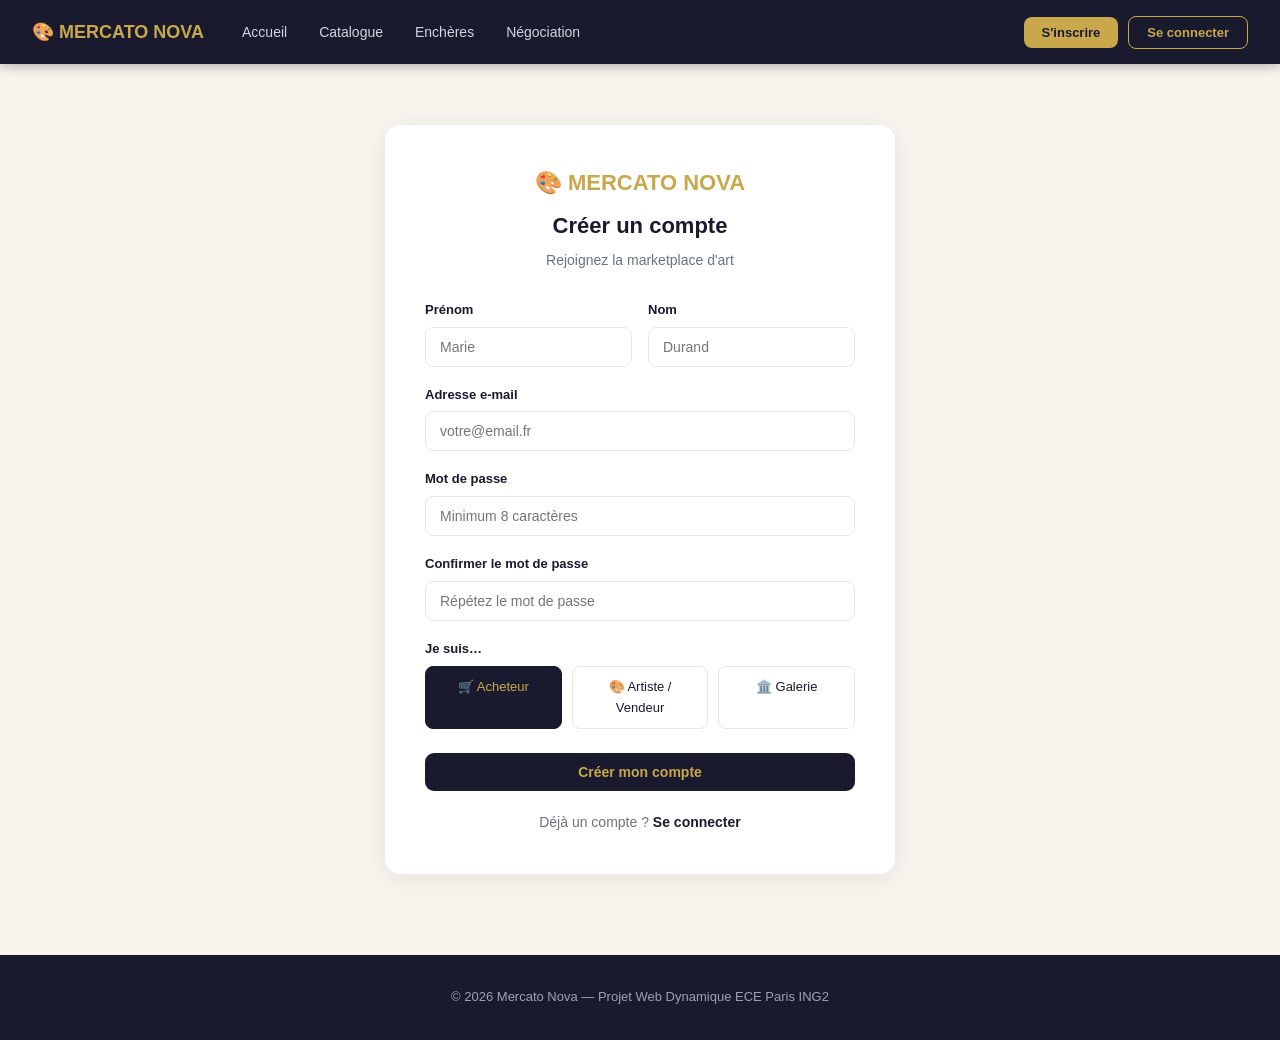
<file: register.html>
<!DOCTYPE html>
<html lang="fr">
<head>
  <meta charset="UTF-8" />
  <meta name="viewport" content="width=device-width, initial-scale=1.0" />
  <title>Inscription — Mercato Nova</title>
  <link rel="stylesheet" href="style_commun.css" />
  <style>
    .register-box {
      background: var(--blanc);
      border-radius: 16px;
      border: 1px solid #F0EDE6;
      box-shadow: 0 4px 24px rgba(0,0,0,0.08);
      padding: 40px;
    }
    .register-box__logo {
      text-align: center; font-size: 22px;
      font-weight: 700; color: var(--or); margin-bottom: 8px;
    }
    .register-box__titre {
      text-align: center; font-size: 22px;
      font-weight: 700; margin-bottom: 6px;
    }
    .register-box__sous-titre {
      text-align: center; color: var(--gris);
      font-size: 14px; margin-bottom: 28px;
    }
    .ligne-double {
      display: grid; grid-template-columns: 1fr 1fr; gap: 16px;
    }
    .register-box__lien {
      text-align: center; margin-top: 20px;
      font-size: 14px; color: var(--gris);
    }
    .register-box__lien a { color: var(--noir); font-weight: 600; }
    .register-box__lien a:hover { text-decoration: underline; }
    /* Boutons de choix de rôle */
    .choix-role { display: flex; gap: 10px; margin-top: 6px; }
    .choix-role input[type="radio"] { display: none; }
    .choix-role label {
      flex: 1; text-align: center; padding: 10px;
      border: 1.5px solid #E5E7EB; border-radius: 8px;
      cursor: pointer; font-size: 13px; font-weight: 500;
      transition: all 0.2s;
    }
    .choix-role input[type="radio"]:checked + label {
      border-color: var(--noir);
      background: var(--noir); color: var(--or);
    }
  </style>
</head>
<body>

  <!-- NAVBAR -->
  <nav class="navbar">
    <a href="index.html" class="navbar__logo">🎨 MERCATO NOVA</a>
    <div class="navbar__links">
      <a href="index.html">Accueil</a>
      <a href="catalogue.html">Catalogue</a>
      <a href="encheres.html">Enchères</a>
      <a href="negociation.html">Négociation</a>
    </div>
    <div class="navbar__right">
      <a href="register.html"><button class="navbar__btn actif">S'inscrire</button></a>
      <a href="login.html"><button class="navbar__btn navbar__btn--outline">Se connecter</button></a>
    </div>
  </nav>

  <!-- FORMULAIRE D'INSCRIPTION -->
  <div class="centre" style="max-width:560px;">
    <div class="register-box">

      <div class="register-box__logo">🎨 MERCATO NOVA</div>
      <h1 class="register-box__titre">Créer un compte</h1>
      <p class="register-box__sous-titre">Rejoignez la marketplace d'art</p>

      <div class="msg-erreur" id="msgErreur"></div>
      <div class="msg-succes" id="msgSucces"></div>

      <form id="formRegister">

        <!-- Nom et prénom côte à côte -->
        <div class="ligne-double">
          <div class="champ">
            <label for="prenom">Prénom</label>
            <input type="text" id="prenom" name="prenom" placeholder="Marie" required />
          </div>
          <div class="champ">
            <label for="nom">Nom</label>
            <input type="text" id="nom" name="nom" placeholder="Durand" required />
          </div>
        </div>

        <div class="champ">
          <label for="email">Adresse e-mail</label>
          <input type="email" id="email" name="email" placeholder="votre@email.fr" required />
        </div>

        <div class="champ">
          <label for="password">Mot de passe</label>
          <input type="password" id="password" name="password" placeholder="Minimum 8 caractères" required minlength="8" />
        </div>

        <div class="champ">
          <label for="password2">Confirmer le mot de passe</label>
          <input type="password" id="password2" name="password2" placeholder="Répétez le mot de passe" required />
        </div>

        <!-- Choix du rôle -->
        <div class="champ">
          <label>Je suis…</label>
          <div class="choix-role">
            <input type="radio" name="role" id="role_acheteur" value="acheteur" checked />
            <label for="role_acheteur">🛒 Acheteur</label>

            <input type="radio" name="role" id="role_vendeur" value="vendeur" />
            <label for="role_vendeur">🎨 Artiste / Vendeur</label>

            <input type="radio" name="role" id="role_galerie" value="galerie" />
            <label for="role_galerie">🏛️ Galerie</label>
          </div>
        </div>

        <button type="submit" class="btn btn--noir btn--full" id="btnInscription">
          Créer mon compte
        </button>

      </form>

      <div class="register-box__lien">
        Déjà un compte ? <a href="login.html">Se connecter</a>
      </div>

    </div>
  </div>

  <!-- FOOTER -->
  <footer class="footer">
    © 2026 Mercato Nova — Projet Web Dynamique ECE Paris ING2
  </footer>

  <script>
    const form   = document.getElementById('formRegister');
    const msgErr = document.getElementById('msgErreur');
    const msgOk  = document.getElementById('msgSucces');
    const btn    = document.getElementById('btnInscription');

    form.addEventListener('submit', async function(e) {
      e.preventDefault();

      msgErr.style.display = 'none';
      msgOk.style.display  = 'none';

      const prenom   = document.getElementById('prenom').value.trim();
      const nom      = document.getElementById('nom').value.trim();
      const email    = document.getElementById('email').value.trim();
      const password = document.getElementById('password').value;
      const password2= document.getElementById('password2').value;
      const role     = document.querySelector('input[name="role"]:checked').value;

      // Vérification que les mots de passe correspondent
      if (password !== password2) {
        msgErr.textContent = 'Les mots de passe ne correspondent pas.';
        msgErr.style.display = 'block';
        return;
      }

      btn.disabled = true;
      btn.textContent = 'Création en cours…';

      try {
        const reponse = await fetch('mercato_nova_backend/api/auth/register.php', {
          method: 'POST',
          headers: { 'Content-Type': 'application/json' },
          body: JSON.stringify({ prenom, nom, email, password, role })
        });

        const data = await reponse.json();

        if (data.success) {
          msgOk.textContent = 'Compte créé avec succès ! Redirection vers la connexion…';
          msgOk.style.display = 'block';
          setTimeout(() => { window.location.href = 'login.html'; }, 1500);
        } else {
          msgErr.textContent = data.error || 'Une erreur est survenue.';
          msgErr.style.display = 'block';
        }

      } catch (erreur) {
        msgErr.textContent = 'Impossible de contacter le serveur.';
        msgErr.style.display = 'block';
      }

      btn.disabled = false;
      btn.textContent = 'Créer mon compte';
    });
  </script>

</body>
</html>
</file>
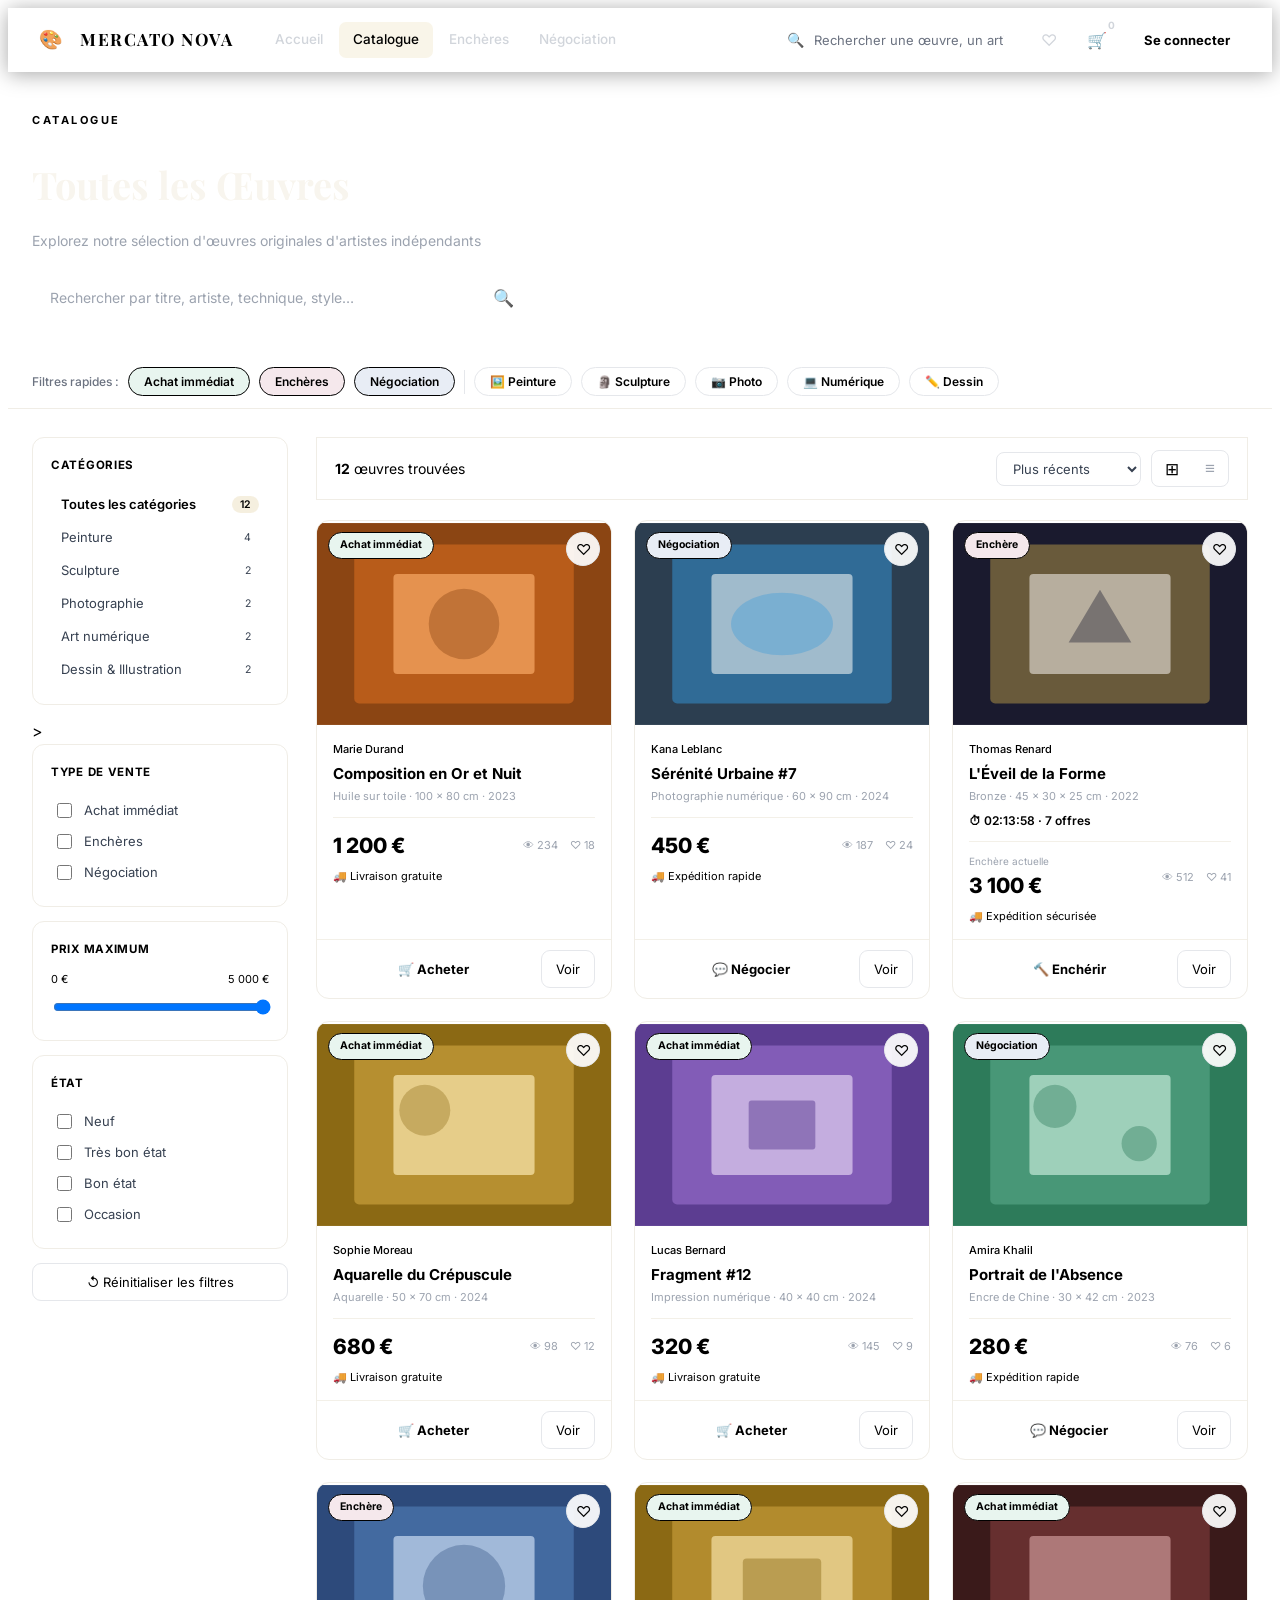
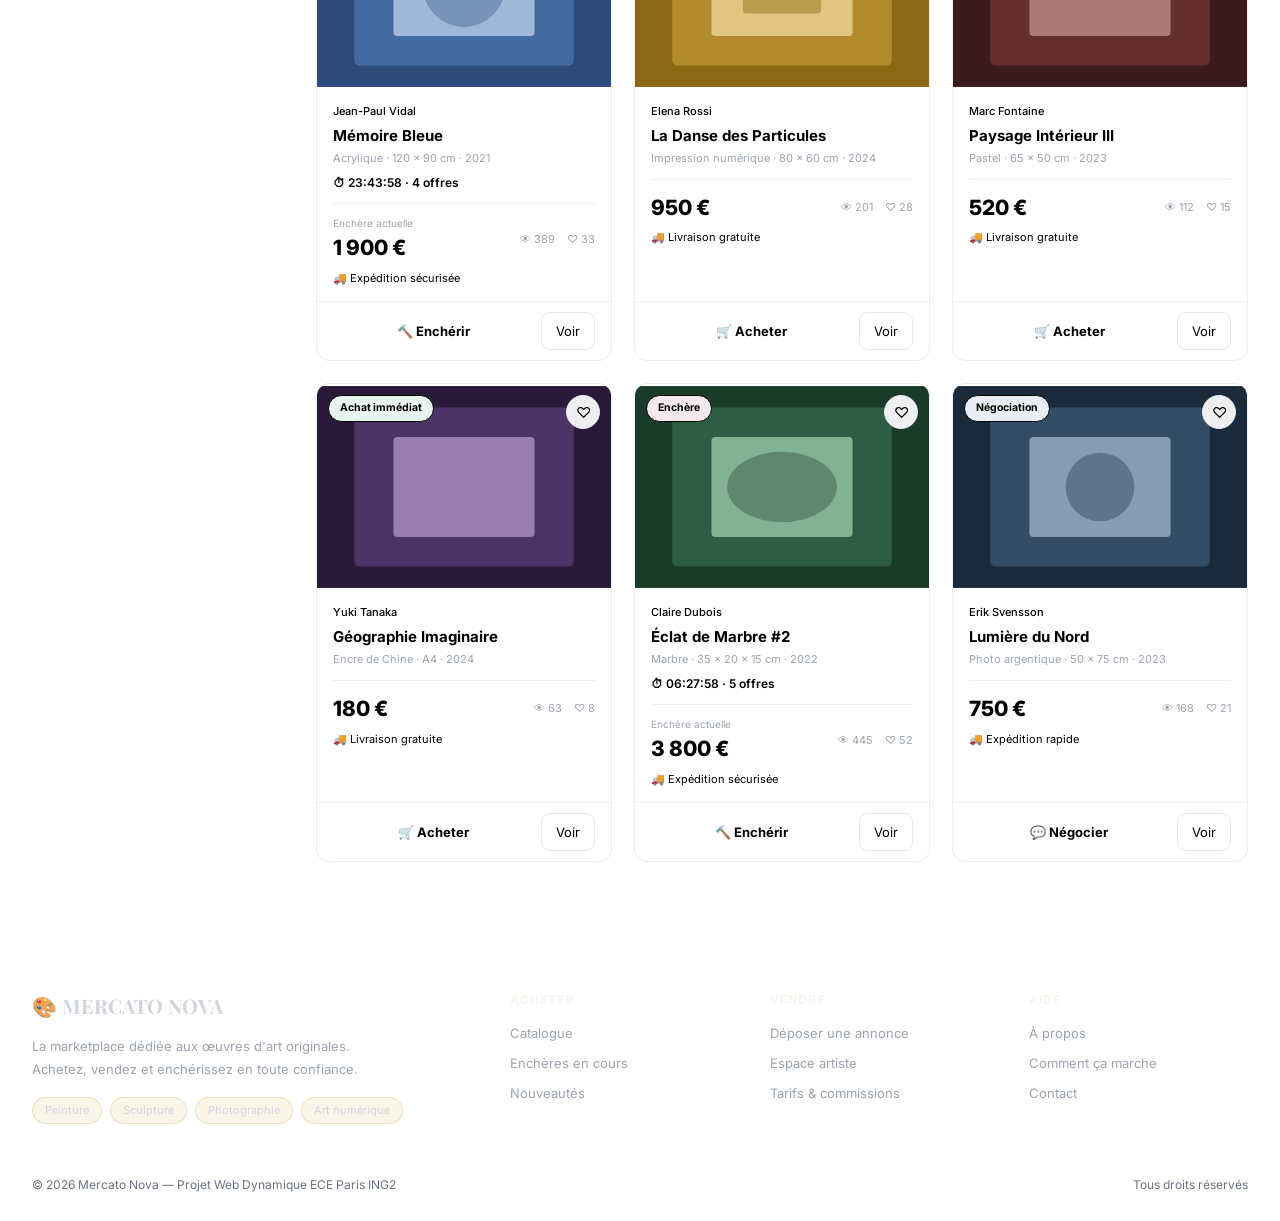
<file: frontend/catalogue.html>
<!DOCTYPE html>
<html lang="fr">
<head>
  <meta charset="UTF-8" />
  <meta name="viewport" content="width=device-width, initial-scale=1.0" />
  <title>Catalogue — Mercato Nova</title>
  <link rel="preconnect" href="https://fonts.googleapis.com" />
  <link href="https://fonts.googleapis.com/css2?family=Inter:wght@400;500;600;700;800&family=Playfair+Display:ital,wght@0,700;1,400&display=swap" rel="stylesheet" />
  <style>
  // reset CSS + supression des marges et paddings par defaut 
    *, *::before, *::after { box-sizing: border-box; margin: 0; padding: 0; }
  // varibles globals 
    :root {
      --noir:    #1A1A2E;
      --or:      #C9A84C;
      --or-cl:   #E8C96A;
      --fond:    #F8F5EE;
      --blanc:   #FFFFFF;
      --gris:    #6B7280;
      --gris-c:  #F3F0E8;
      --bordeau: #7B2D42;
      --vert:    #2D7B5A;
      --bleu:    #2D4A7B;
      --sh-s:    0 2px 12px rgba(0,0,0,0.07);
      --sh-m:    0 4px 24px rgba(0,0,0,0.10);
      --sh-l:    0 12px 40px rgba(0,0,0,0.15);
      --rad:     10px;
      --tr:      0.22s ease;
    }
    html { scroll-behavior: smooth; }
    body { font-family: 'Inter', Arial, sans-serif; background: var(--fond); color: var(--noir); line-height: 1.6; }
    a { text-decoration: none; color: inherit; }
    button { cursor: pointer; border: none; font-family: inherit; }


    .navbar { position: sticky; top: 0; z-index: 100; background: var(--noir); box-shadow: 0 2px 20px rgba(0,0,0,0.35); }
    .navbar__inner { max-width: 1280px; margin: 0 auto; display: flex; align-items: center; padding: 0 24px; height: 64px; gap: 28px; }
    .navbar__logo { display: flex; align-items: center; gap: 10px; }
    .navbar__logo-icon { width: 38px; height: 38px; background: var(--or); border-radius: 9px; display: flex; align-items: center; justify-content: center; font-size: 19px; }
    .navbar__logo-text { font-family: 'Playfair Display', Georgia, serif; font-size: 17px; font-weight: 700; color: var(--or); letter-spacing: 1.5px; }
    .navbar__links { display: flex; gap: 2px; flex: 1; }
    .navbar__link { padding: 7px 14px; border-radius: 7px; font-size: 13.5px; font-weight: 500; color: #D1D5DB; transition: all var(--tr); }
    .navbar__link:hover, .navbar__link--active { color: var(--or); background: rgba(201,168,76,0.12); }
    .navbar__right { display: flex; align-items: center; gap: 10px; margin-left: auto; }
    .navbar__search { display: flex; align-items: center; background: rgba(255,255,255,0.08); border: 1px solid rgba(255,255,255,0.12); border-radius: 9px; padding: 7px 13px; gap: 8px; }
    .navbar__search input { background: transparent; border: none; outline: none; color: #F8F5EE; font-size: 13px; width: 190px; font-family: inherit; }
    .navbar__search input::placeholder { color: #6B7280; }
    .navbar__icon-btn { background: rgba(255,255,255,0.08); border: 1px solid rgba(255,255,255,0.12); border-radius: 8px; width: 38px; height: 38px; display: flex; align-items: center; justify-content: center; color: #D1D5DB; font-size: 16px; cursor: pointer; position: relative; }
    .navbar__badge { position: absolute; top: -5px; right: -5px; background: var(--or); color: var(--noir); border-radius: 50%; width: 17px; height: 17px; font-size: 10px; font-weight: 700; display: flex; align-items: center; justify-content: center; }
    .navbar__login { background: var(--or); color: var(--noir); border-radius: 8px; padding: 8px 18px; font-size: 13px; font-weight: 700; }

    .cat-header {
      background: var(--noir);
      padding: 40px 24px 36px;
    }
    .cat-header__inner { max-width: 1280px; margin: 0 auto; }
    .cat-header__eyebrow {
      font-size: 11px; color: var(--or); font-weight: 700;
      letter-spacing: 2.5px; text-transform: uppercase; margin-bottom: 10px;
    }
    .cat-header__title {
      font-family: 'Playfair Display', Georgia, serif;
      font-size: 38px; color: #F8F5EE; margin-bottom: 8px;
    }
    .cat-header__sub { color: #9CA3AF; font-size: 14px; margin-bottom: 24px; }
    .cat-header__search {
      display: flex; max-width: 500px;
      background: var(--blanc); border-radius: 10px; overflow: hidden;
    }
    .cat-header__search input {
      flex: 1; border: none; outline: none;
      padding: 13px 18px; font-size: 14px; color: var(--noir);
      font-family: inherit;
    }
    .cat-header__search input::placeholder { color: #9CA3AF; }
    .cat-header__search-btn {
      background: var(--or); padding: 0 18px;
      display: flex; align-items: center; font-size: 17px;
      color: var(--noir); cursor: pointer;
    }

    .chips-bar {
      background: var(--blanc);
      border-bottom: 1px solid #F0EDE6;
    }
    .chips-bar__inner {
      max-width: 1280px; margin: 0 auto;
      padding: 12px 24px;
      display: flex; gap: 9px; flex-wrap: wrap; align-items: center;
    }
    .chip {
      padding: 6px 15px; border-radius: 22px;
      font-size: 12px; font-weight: 600;
      cursor: pointer; transition: all var(--tr);
      border: 1.5px solid currentColor;
    }
    .chip--immediat { color: var(--vert); background: #E8F5EF; }
    .chip--immediat.active { background: var(--vert); color: var(--blanc); }
    .chip--enchere  { color: var(--bordeau); background: #F5E8EC; }
    .chip--enchere.active  { background: var(--bordeau); color: var(--blanc); }
    .chip--nego     { color: var(--bleu); background: #E8EDF5; }
    .chip--nego.active     { background: var(--bleu); color: var(--blanc); }
    .chips-bar__sep { width: 1px; height: 24px; background: #E5E7EB; }
    .chip--cat { color: var(--gris); background: var(--blanc); border-color: #E5E7EB; }
    .chip--cat.active { background: var(--noir); color: var(--or); border-color: var(--noir); }

  
    .cat-body {
      max-width: 1280px; margin: 0 auto;
      padding: 28px 24px 60px;
      display: flex; gap: 28px; align-items: flex-start;
    }

    .sidebar { width: 256px; flex-shrink: 0; }
    .sidebar-card {
      background: var(--blanc); border-radius: 12px;
      padding: 18px; margin-bottom: 14px;
      border: 1px solid #F0EDE6; box-shadow: var(--sh-s);
    }
    .sidebar-title {
      font-size: 11.5px; font-weight: 700; color: var(--noir);
      text-transform: uppercase; letter-spacing: 0.7px; margin-bottom: 13px;
    }
    .cat-btn {
      display: flex; align-items: center; justify-content: space-between;
      width: 100%; padding: 8px 10px; border-radius: 8px;
      background: transparent; border: none;
      font-size: 13px; font-weight: 400; color: #374151;
      cursor: pointer; transition: all var(--tr); text-align: left;
    }
    .cat-btn:hover { background: var(--fond); color: var(--noir); }
    .cat-btn.active { background: var(--noir); color: var(--or); font-weight: 600; }
    .cat-count {
      font-size: 10.5px; background: var(--fond); color: var(--gris);
      padding: 2px 8px; border-radius: 10px;
    }
    .cat-btn.active .cat-count { background: rgba(201,168,76,0.18); color: var(--or); }

    .check-row {
      display: flex; align-items: center; gap: 9px;
      padding: 5px 2px; cursor: pointer; font-size: 13px; color: #374151;
    }
    .check-row input[type="checkbox"] { width: 15px; height: 15px; accent-color: var(--noir); cursor: pointer; }

    .range-row { display: flex; justify-content: space-between; font-size: 11px; color: var(--gris); margin-bottom: 8px; }
    input[type="range"] { width: 100%; accent-color: var(--or); cursor: pointer; }

    .sidebar-reset {
      width: 100%; padding: 10px; border: 1.5px solid #E5E7EB;
      border-radius: 9px; color: var(--gris); font-size: 13px;
      background: transparent; cursor: pointer; transition: all var(--tr);
    }
    .sidebar-reset:hover { border-color: var(--noir); color: var(--noir); }

    .main-area { flex: 1; min-width: 0; }


    .toolbar {
      display: flex; align-items: center; justify-content: space-between;
      background: var(--blanc); border-radius: var(--rad);
      padding: 12px 18px; margin-bottom: 20px;
      border: 1px solid #F0EDE6; box-shadow: var(--sh-s);
    }
    .toolbar__count { font-size: 14px; color: var(--gris); }
    .toolbar__count strong { color: var(--noir); }
    .toolbar__right { display: flex; gap: 10px; align-items: center; }
    .toolbar__select {
      border: 1.5px solid #E5E7EB; border-radius: 8px;
      padding: 7px 12px; font-size: 13px; color: #374151;
      background: var(--blanc); cursor: pointer; outline: none;
      font-family: inherit;
    }
    .view-toggle {
      display: flex; border: 1.5px solid #E5E7EB; border-radius: 8px; overflow: hidden;
    }
    .view-btn {
      padding: 7px 13px; background: var(--blanc); border: none;
      color: #9CA3AF; font-size: 17px; cursor: pointer; transition: all var(--tr);
    }
    .view-btn.active { background: var(--noir); color: var(--or); }

    /* Grid */
    .art-grid {
      display: grid;
      grid-template-columns: repeat(auto-fill, minmax(252px, 1fr));
      gap: 22px;
    }
    .art-grid--list {
      grid-template-columns: 1fr;
    }

  
    .card {
      background: var(--blanc); border-radius: 13px;
      overflow: hidden; border: 1px solid #F0EDE6;
      box-shadow: var(--sh-s);
      transition: transform var(--tr), box-shadow var(--tr);
      display: flex; flex-direction: column; cursor: pointer;
    }
    .card:hover { transform: translateY(-5px); box-shadow: var(--sh-l); }
    .card--list { flex-direction: row; }
    .card--list .card__img { width: 180px; flex-shrink: 0; height: auto; }
    .card--list:hover { transform: translateY(-2px); }

    .card__img {
      position: relative; height: 206px;
      overflow: hidden; background: var(--gris-c);
    }
    .card__img svg { width: 100%; height: 100%; }
    .card__badge {
      position: absolute; top: 11px; left: 11px;
      padding: 4px 11px; border-radius: 20px;
      font-size: 10.5px; font-weight: 700; border: 1px solid currentColor;
    }
    .card__badge--immediat { color: var(--vert); background: #E8F5EF; }
    .card__badge--enchere  { color: var(--bordeau); background: #F5E8EC; }
    .card__badge--nego     { color: var(--bleu); background: #E8EDF5; }
    .card__fav {
      position: absolute; top: 11px; right: 11px;
      background: rgba(255,255,255,0.92); border: 1px solid #E5E7EB;
      border-radius: 50%; width: 34px; height: 34px;
      display: flex; align-items: center; justify-content: center;
      font-size: 15px; cursor: pointer; transition: all var(--tr);
    }
    .card__fav:hover { border-color: var(--bordeau); background: #FFF0F3; }
    .card__body {
      padding: 14px 16px; flex: 1; display: flex; flex-direction: column; gap: 5px;
    }
    .card__artist { font-size: 11px; color: var(--gris); font-weight: 500; }
    .card__title  { font-size: 15px; font-weight: 700; color: var(--noir); line-height: 1.3; }
    .card__meta   { font-size: 11px; color: #9CA3AF; }
    .card__timer  { font-size: 12px; color: var(--vert); font-weight: 600; }
    .card__timer--urgent { color: var(--bordeau); }
    .card__divider { height: 1px; background: #F3F0E8; margin: 6px 0; }
    .card__price-row { display: flex; align-items: center; justify-content: space-between; }
    .card__price-label { font-size: 10px; color: #9CA3AF; }
    .card__price { font-size: 21px; font-weight: 800; color: var(--noir); }
    .card__price--enchere { color: var(--bordeau); }
    .card__stats { display: flex; gap: 12px; font-size: 11px; color: #9CA3AF; }
    .card__ship  { font-size: 11px; color: var(--gris); }
    .card__footer {
      padding: 10px 16px; border-top: 1px solid #F3F0E8; display: flex; gap: 8px;
    }
    .btn-p {
      flex: 1; border-radius: 9px; padding: 10px 0;
      font-size: 13px; font-weight: 700; color: var(--blanc);
      cursor: pointer; transition: opacity var(--tr); border: none;
    }
    .btn-p:hover { opacity: 0.86; }
    .btn-p--noir    { background: var(--noir); color: var(--or); }
    .btn-p--bordeau { background: var(--bordeau); }
    .btn-p--bleu    { background: var(--bleu); }
    .btn-s {
      background: transparent; color: var(--gris);
      border: 1.5px solid #E5E7EB; border-radius: 9px;
      padding: 10px 14px; font-size: 13px; cursor: pointer;
      transition: all var(--tr);
    }
    .btn-s:hover { border-color: var(--noir); color: var(--noir); }

    .empty {
      text-align: center; padding: 90px 24px;
    }
    .empty__icon { font-size: 68px; margin-bottom: 18px; }
    .empty__title { font-family: 'Playfair Display', Georgia, serif; font-size: 24px; color: var(--noir); margin-bottom: 9px; }
    .empty__sub { color: var(--gris); margin-bottom: 26px; }
    .empty__btn {
      background: var(--noir); color: var(--or); border: none;
      border-radius: 9px; padding: 11px 26px; font-size: 14px;
      font-weight: 700; cursor: pointer;
    }

    .footer { background: var(--noir); color: #D1D5DB; margin-top: 20px; }
    .footer__grid { max-width: 1280px; margin: 0 auto; padding: 48px 24px 32px; display: grid; grid-template-columns: 2fr 1fr 1fr 1fr; gap: 40px; }
    .footer__logo { font-family: 'Playfair Display', Georgia, serif; font-size: 20px; font-weight: 700; color: var(--or); margin-bottom: 12px; }
    .footer__tagline { font-size: 13px; color: #9CA3AF; line-height: 1.75; margin-bottom: 16px; }
    .footer__tags { display: flex; gap: 8px; flex-wrap: wrap; }
    .footer__tag { background: rgba(201,168,76,0.12); color: var(--or); border: 1px solid rgba(201,168,76,0.28); border-radius: 20px; padding: 4px 12px; font-size: 11px; }
    .footer__col-title { font-size: 12px; font-weight: 700; color: #F8F5EE; text-transform: uppercase; letter-spacing: 1.2px; margin-bottom: 14px; }
    .footer__col-link { display: block; font-size: 13px; color: #9CA3AF; margin-bottom: 9px; }
    .footer__col-link:hover { color: var(--or); }
    .footer__bar { border-top: 1px solid rgba(255,255,255,0.07); padding: 18px 24px; max-width: 1280px; margin: 0 auto; display: flex; justify-content: space-between; font-size: 12px; color: #6B7280; }

    @media (max-width: 900px) {
      .sidebar { display: none; }
    }
    @media (max-width: 640px) {
      .navbar__search, .navbar__links { display: none; }
      .art-grid { grid-template-columns: 1fr 1fr; }
      .footer__grid { grid-template-columns: 1fr; }
    }
    @media (max-width: 420px) {
      .art-grid { grid-template-columns: 1fr; }
    }
  </style>
</head>
<body>

 
  <nav class="navbar">
    <div class="navbar__inner">
      <a href="index.html" class="navbar__logo">
        <div class="navbar__logo-icon">🎨</div>
        <span class="navbar__logo-text">MERCATO NOVA</span>
      </a>
      <div class="navbar__links">
        <a href="index.html"     class="navbar__link">Accueil</a>
        <a href="catalogue.html" class="navbar__link navbar__link--active">Catalogue</a>
        <a href="#"              class="navbar__link">Enchères</a>
        <a href="#"              class="navbar__link">Négociation</a>
      </div>
      <div class="navbar__right">
        <div class="navbar__search">
          <span style="color:#9CA3AF;font-size:14px;">🔍</span>
          <input type="text" id="navSearch" placeholder="Rechercher une œuvre, un artiste…" />
        </div>
        <button class="navbar__icon-btn" title="Favoris">♡</button>
        <button class="navbar__icon-btn" title="Panier">
          🛒<span class="navbar__badge" id="cartBadge">0</span>
        </button>
        <button class="navbar__login">Se connecter</button>
      </div>
    </div>
  </nav>

  <div class="cat-header">
    <div class="cat-header__inner">
      <div class="cat-header__eyebrow">Catalogue</div>
      <h1 class="cat-header__title">Toutes les Œuvres</h1>
      <p class="cat-header__sub">Explorez notre sélection d'œuvres originales d'artistes indépendants</p>
      <div class="cat-header__search">
        <input type="text" id="mainSearch" placeholder="Rechercher par titre, artiste, technique, style…" />
        <button class="cat-header__search-btn">🔍</button>
      </div>
    </div>
  </div>


  <div class="chips-bar">
    <div class="chips-bar__inner">
      <span style="font-size:12px;color:#6B7280;font-weight:500;white-space:nowrap;">Filtres rapides :</span>
      <button class="chip chip--immediat" data-filter="type" data-value="immediat">Achat immédiat</button>
      <button class="chip chip--enchere"  data-filter="type" data-value="enchere">Enchères</button>
      <button class="chip chip--nego"     data-filter="type" data-value="negociation">Négociation</button>
      <div class="chips-bar__sep"></div>
      <button class="chip chip--cat" data-filter="cat" data-value="peinture">🖼️ Peinture</button>
      <button class="chip chip--cat" data-filter="cat" data-value="sculpture">🗿 Sculpture</button>
      <button class="chip chip--cat" data-filter="cat" data-value="photo">📷 Photo</button>
      <button class="chip chip--cat" data-filter="cat" data-value="numerique">💻 Numérique</button>
      <button class="chip chip--cat" data-filter="cat" data-value="dessin">✏️ Dessin</button>
    </div>
  </div>

  <div class="cat-body">

    <aside class="sidebar">

      <div class="sidebar-card">
        <div class="sidebar-title">Catégories</div>
        <button class="cat-btn active" data-cat="all">Toutes les catégories<span class="cat-count">12</span></button>
        <button class="cat-btn" data-cat="peinture">Peinture<span class="cat-count">4</span></button>
        <button class="cat-btn" data-cat="sculpture">Sculpture<span class="cat-count">2</span></button>
        <button class="cat-btn" data-cat="photo">Photographie<span class="cat-count">2</span></button>
        <button class="cat-btn" data-cat="numerique">Art numérique<span class="cat-count">2</span></button>
        <button class="cat-btn" data-cat="dessin">Dessin & Illustration<span class="cat-count">2</span></button>
      </div>

>
      <div class="sidebar-card">
        <div class="sidebar-title">Type de vente</div>
        <label class="check-row">
          <input type="checkbox" data-type="immediat" /> Achat immédiat
        </label>
        <label class="check-row">
          <input type="checkbox" data-type="enchere" /> Enchères
        </label>
        <label class="check-row">
          <input type="checkbox" data-type="negociation" /> Négociation
        </label>
      </div>


      <div class="sidebar-card">
        <div class="sidebar-title">Prix maximum</div>
        <div class="range-row">
          <span>0 €</span>
          <span id="priceVal">5 000 €</span>
        </div>
        <input type="range" min="0" max="5000" step="50" value="5000" id="priceRange" />
      </div>


      <div class="sidebar-card">
        <div class="sidebar-title">État</div>
        <label class="check-row"><input type="checkbox" /> Neuf</label>
        <label class="check-row"><input type="checkbox" /> Très bon état</label>
        <label class="check-row"><input type="checkbox" /> Bon état</label>
        <label class="check-row"><input type="checkbox" /> Occasion</label>
      </div>

      <button class="sidebar-reset" id="resetBtn">↺ Réinitialiser les filtres</button>
    </aside>


    <div class="main-area">


      <div class="toolbar">
        <div class="toolbar__count"><strong id="resultCount">12</strong> œuvres trouvées</div>
        <div class="toolbar__right">
          <select class="toolbar__select" id="sortSelect">
            <option value="recent">Plus récents</option>
            <option value="prix_asc">Prix croissant</option>
            <option value="prix_desc">Prix décroissant</option>
            <option value="popular">Popularité</option>
          </select>
          <div class="view-toggle">
            <button class="view-btn active" id="viewGrid" title="Vue grille">⊞</button>
            <button class="view-btn" id="viewList" title="Vue liste">≡</button>
          </div>
        </div>
      </div>


      <div class="art-grid" id="artGrid">


        <div class="card" data-cat="peinture" data-type="immediat" data-prix="1200" data-etat="Neuf" data-annee="2023" data-pop="234">
          <div class="card__img">
            <svg viewBox="0 0 300 206" xmlns="http://www.w3.org/2000/svg">
              <rect width="300" height="206" fill="#8B4513"/>
              <rect x="38" y="22" width="224" height="162" fill="#D2691E" rx="5" opacity="0.65"/>
              <rect x="78" y="52" width="144" height="102" fill="#F4A460" rx="4" opacity="0.75"/>
              <circle cx="150" cy="103" r="36" fill="#8B4513" opacity="0.4"/>
            </svg>
            <span class="card__badge card__badge--immediat">Achat immédiat</span>
            <button class="card__fav">♡</button>
          </div>
          <div class="card__body">
            <div class="card__artist">Marie Durand</div>
            <div class="card__title">Composition en Or et Nuit</div>
            <div class="card__meta">Huile sur toile · 100 × 80 cm · 2023</div>
            <div class="card__divider"></div>
            <div class="card__price-row">
              <div class="card__price">1 200 €</div>
              <div class="card__stats"><span>👁 234</span><span>♡ 18</span></div>
            </div>
            <div class="card__ship">🚚 Livraison gratuite</div>
          </div>
          <div class="card__footer">
            <button class="btn-p btn-p--noir add-cart">🛒 Acheter</button>
            <button class="btn-s">Voir</button>
          </div>
        </div>

        <div class="card" data-cat="photo" data-type="negociation" data-prix="450" data-etat="Neuf" data-annee="2024" data-pop="187">
          <div class="card__img">
            <svg viewBox="0 0 300 206" xmlns="http://www.w3.org/2000/svg">
              <rect width="300" height="206" fill="#2C3E50"/>
              <rect x="38" y="22" width="224" height="162" fill="#3498DB" rx="5" opacity="0.5"/>
              <rect x="78" y="52" width="144" height="102" fill="#ECF0F1" rx="4" opacity="0.6"/>
              <ellipse cx="150" cy="103" rx="52" ry="32" fill="#3498DB" opacity="0.35"/>
            </svg>
            <span class="card__badge card__badge--nego">Négociation</span>
            <button class="card__fav">♡</button>
          </div>
          <div class="card__body">
            <div class="card__artist">Kana Leblanc</div>
            <div class="card__title">Sérénité Urbaine #7</div>
            <div class="card__meta">Photographie numérique · 60 × 90 cm · 2024</div>
            <div class="card__divider"></div>
            <div class="card__price-row">
              <div class="card__price">450 €</div>
              <div class="card__stats"><span>👁 187</span><span>♡ 24</span></div>
            </div>
            <div class="card__ship">🚚 Expédition rapide</div>
          </div>
          <div class="card__footer">
            <button class="btn-p btn-p--bleu">💬 Négocier</button>
            <button class="btn-s">Voir</button>
          </div>
        </div>


        <div class="card" data-cat="sculpture" data-type="enchere" data-prix="3100" data-etat="Neuf" data-annee="2022" data-pop="512">
          <div class="card__img">
            <svg viewBox="0 0 300 206" xmlns="http://www.w3.org/2000/svg">
              <rect width="300" height="206" fill="#1A1A2E"/>
              <rect x="38" y="22" width="224" height="162" fill="#C9A84C" rx="5" opacity="0.45"/>
              <rect x="78" y="52" width="144" height="102" fill="#F8F5EE" rx="4" opacity="0.55"/>
              <polygon points="150,68 182,122 118,122" fill="#1A1A2E" opacity="0.4"/>
            </svg>
            <span class="card__badge card__badge--enchere">Enchère</span>
            <button class="card__fav">♡</button>
          </div>
          <div class="card__body">
            <div class="card__artist">Thomas Renard</div>
            <div class="card__title">L'Éveil de la Forme</div>
            <div class="card__meta">Bronze · 45 × 30 × 25 cm · 2022</div>
            <div class="card__timer card__timer--urgent" id="t3">⏱ 02:14:30 · 7 offres</div>
            <div class="card__divider"></div>
            <div class="card__price-row">
              <div>
                <div class="card__price-label">Enchère actuelle</div>
                <div class="card__price card__price--enchere">3 100 €</div>
              </div>
              <div class="card__stats"><span>👁 512</span><span>♡ 41</span></div>
            </div>
            <div class="card__ship">🚚 Expédition sécurisée</div>
          </div>
          <div class="card__footer">
            <button class="btn-p btn-p--bordeau">🔨 Enchérir</button>
            <button class="btn-s">Voir</button>
          </div>
        </div>


        <div class="card" data-cat="peinture" data-type="immediat" data-prix="680" data-etat="Neuf" data-annee="2024" data-pop="98">
          <div class="card__img">
            <svg viewBox="0 0 300 206" xmlns="http://www.w3.org/2000/svg">
              <rect width="300" height="206" fill="#8B6914"/>
              <rect x="38" y="22" width="224" height="162" fill="#D4A843" rx="5" opacity="0.6"/>
              <rect x="78" y="52" width="144" height="102" fill="#FBE9B0" rx="4" opacity="0.7"/>
              <circle cx="110" cy="88" r="26" fill="#8B6914" opacity="0.35"/>
            </svg>
            <span class="card__badge card__badge--immediat">Achat immédiat</span>
            <button class="card__fav">♡</button>
          </div>
          <div class="card__body">
            <div class="card__artist">Sophie Moreau</div>
            <div class="card__title">Aquarelle du Crépuscule</div>
            <div class="card__meta">Aquarelle · 50 × 70 cm · 2024</div>
            <div class="card__divider"></div>
            <div class="card__price-row">
              <div class="card__price">680 €</div>
              <div class="card__stats"><span>👁 98</span><span>♡ 12</span></div>
            </div>
            <div class="card__ship">🚚 Livraison gratuite</div>
          </div>
          <div class="card__footer">
            <button class="btn-p btn-p--noir add-cart">🛒 Acheter</button>
            <button class="btn-s">Voir</button>
          </div>
        </div>


        <div class="card" data-cat="numerique" data-type="immediat" data-prix="320" data-etat="Neuf" data-annee="2024" data-pop="145">
          <div class="card__img">
            <svg viewBox="0 0 300 206" xmlns="http://www.w3.org/2000/svg">
              <rect width="300" height="206" fill="#5C3D91"/>
              <rect x="38" y="22" width="224" height="162" fill="#9B72D0" rx="5" opacity="0.6"/>
              <rect x="78" y="52" width="144" height="102" fill="#E8D9F5" rx="4" opacity="0.65"/>
              <rect x="116" y="78" width="68" height="50" fill="#5C3D91" rx="3" opacity="0.5"/>
            </svg>
            <span class="card__badge card__badge--immediat">Achat immédiat</span>
            <button class="card__fav">♡</button>
          </div>
          <div class="card__body">
            <div class="card__artist">Lucas Bernard</div>
            <div class="card__title">Fragment #12</div>
            <div class="card__meta">Impression numérique · 40 × 40 cm · 2024</div>
            <div class="card__divider"></div>
            <div class="card__price-row">
              <div class="card__price">320 €</div>
              <div class="card__stats"><span>👁 145</span><span>♡ 9</span></div>
            </div>
            <div class="card__ship">🚚 Livraison gratuite</div>
          </div>
          <div class="card__footer">
            <button class="btn-p btn-p--noir add-cart">🛒 Acheter</button>
            <button class="btn-s">Voir</button>
          </div>
        </div>


        <div class="card" data-cat="dessin" data-type="negociation" data-prix="280" data-etat="Très bon état" data-annee="2023" data-pop="76">
          <div class="card__img">
            <svg viewBox="0 0 300 206" xmlns="http://www.w3.org/2000/svg">
              <rect width="300" height="206" fill="#2D7B5A"/>
              <rect x="38" y="22" width="224" height="162" fill="#5BAA8A" rx="5" opacity="0.6"/>
              <rect x="78" y="52" width="144" height="102" fill="#C4E8D8" rx="4" opacity="0.7"/>
              <circle cx="104" cy="84" r="22" fill="#2D7B5A" opacity="0.4"/>
              <circle cx="190" cy="122" r="18" fill="#2D7B5A" opacity="0.4"/>
            </svg>
            <span class="card__badge card__badge--nego">Négociation</span>
            <button class="card__fav">♡</button>
          </div>
          <div class="card__body">
            <div class="card__artist">Amira Khalil</div>
            <div class="card__title">Portrait de l'Absence</div>
            <div class="card__meta">Encre de Chine · 30 × 42 cm · 2023</div>
            <div class="card__divider"></div>
            <div class="card__price-row">
              <div class="card__price">280 €</div>
              <div class="card__stats"><span>👁 76</span><span>♡ 6</span></div>
            </div>
            <div class="card__ship">🚚 Expédition rapide</div>
          </div>
          <div class="card__footer">
            <button class="btn-p btn-p--bleu">💬 Négocier</button>
            <button class="btn-s">Voir</button>
          </div>
        </div>


        <div class="card" data-cat="peinture" data-type="enchere" data-prix="1900" data-etat="Bon état" data-annee="2021" data-pop="389">
          <div class="card__img">
            <svg viewBox="0 0 300 206" xmlns="http://www.w3.org/2000/svg">
              <rect width="300" height="206" fill="#2D4A7B"/>
              <rect x="38" y="22" width="224" height="162" fill="#5B8AC5" rx="5" opacity="0.5"/>
              <rect x="78" y="52" width="144" height="102" fill="#D4E4F7" rx="4" opacity="0.65"/>
              <circle cx="150" cy="103" r="42" fill="#2D4A7B" opacity="0.35"/>
            </svg>
            <span class="card__badge card__badge--enchere">Enchère</span>
            <button class="card__fav">♡</button>
          </div>
          <div class="card__body">
            <div class="card__artist">Jean-Paul Vidal</div>
            <div class="card__title">Mémoire Bleue</div>
            <div class="card__meta">Acrylique · 120 × 90 cm · 2021</div>
            <div class="card__timer" id="t7">⏱ 23:44:58 · 4 offres</div>
            <div class="card__divider"></div>
            <div class="card__price-row">
              <div>
                <div class="card__price-label">Enchère actuelle</div>
                <div class="card__price card__price--enchere">1 900 €</div>
              </div>
              <div class="card__stats"><span>👁 389</span><span>♡ 33</span></div>
            </div>
            <div class="card__ship">🚚 Expédition sécurisée</div>
          </div>
          <div class="card__footer">
            <button class="btn-p btn-p--bordeau">🔨 Enchérir</button>
            <button class="btn-s">Voir</button>
          </div>
        </div>


        <div class="card" data-cat="numerique" data-type="immediat" data-prix="950" data-etat="Neuf" data-annee="2024" data-pop="201">
          <div class="card__img">
            <svg viewBox="0 0 300 206" xmlns="http://www.w3.org/2000/svg">
              <rect width="300" height="206" fill="#8B6914"/>
              <rect x="38" y="22" width="224" height="162" fill="#D4A843" rx="5" opacity="0.55"/>
              <rect x="78" y="52" width="144" height="102" fill="#FBE9B0" rx="4" opacity="0.65"/>
              <rect x="110" y="75" width="80" height="56" fill="#8B6914" rx="4" opacity="0.45"/>
            </svg>
            <span class="card__badge card__badge--immediat">Achat immédiat</span>
            <button class="card__fav">♡</button>
          </div>
          <div class="card__body">
            <div class="card__artist">Elena Rossi</div>
            <div class="card__title">La Danse des Particules</div>
            <div class="card__meta">Impression numérique · 80 × 60 cm · 2024</div>
            <div class="card__divider"></div>
            <div class="card__price-row">
              <div class="card__price">950 €</div>
              <div class="card__stats"><span>👁 201</span><span>♡ 28</span></div>
            </div>
            <div class="card__ship">🚚 Livraison gratuite</div>
          </div>
          <div class="card__footer">
            <button class="btn-p btn-p--noir add-cart">🛒 Acheter</button>
            <button class="btn-s">Voir</button>
          </div>
        </div>


        <div class="card" data-cat="peinture" data-type="immediat" data-prix="520" data-etat="Neuf" data-annee="2023" data-pop="112">
          <div class="card__img">
            <svg viewBox="0 0 300 206" xmlns="http://www.w3.org/2000/svg">
              <rect width="300" height="206" fill="#3A1A1A"/>
              <rect x="38" y="22" width="224" height="162" fill="#8B4040" rx="5" opacity="0.55"/>
              <rect x="78" y="52" width="144" height="102" fill="#D4A0A0" rx="4" opacity="0.65"/>
            </svg>
            <span class="card__badge card__badge--immediat">Achat immédiat</span>
            <button class="card__fav">♡</button>
          </div>
          <div class="card__body">
            <div class="card__artist">Marc Fontaine</div>
            <div class="card__title">Paysage Intérieur III</div>
            <div class="card__meta">Pastel · 65 × 50 cm · 2023</div>
            <div class="card__divider"></div>
            <div class="card__price-row">
              <div class="card__price">520 €</div>
              <div class="card__stats"><span>👁 112</span><span>♡ 15</span></div>
            </div>
            <div class="card__ship">🚚 Livraison gratuite</div>
          </div>
          <div class="card__footer">
            <button class="btn-p btn-p--noir add-cart">🛒 Acheter</button>
            <button class="btn-s">Voir</button>
          </div>
        </div>


        <div class="card" data-cat="dessin" data-type="immediat" data-prix="180" data-etat="Neuf" data-annee="2024" data-pop="63">
          <div class="card__img">
            <svg viewBox="0 0 300 206" xmlns="http://www.w3.org/2000/svg">
              <rect width="300" height="206" fill="#2A1A3A"/>
              <rect x="38" y="22" width="224" height="162" fill="#6A4A8A" rx="5" opacity="0.55"/>
              <rect x="78" y="52" width="144" height="102" fill="#C0A8D8" rx="4" opacity="0.65"/>
            </svg>
            <span class="card__badge card__badge--immediat">Achat immédiat</span>
            <button class="card__fav">♡</button>
          </div>
          <div class="card__body">
            <div class="card__artist">Yuki Tanaka</div>
            <div class="card__title">Géographie Imaginaire</div>
            <div class="card__meta">Encre de Chine · A4 · 2024</div>
            <div class="card__divider"></div>
            <div class="card__price-row">
              <div class="card__price">180 €</div>
              <div class="card__stats"><span>👁 63</span><span>♡ 8</span></div>
            </div>
            <div class="card__ship">🚚 Livraison gratuite</div>
          </div>
          <div class="card__footer">
            <button class="btn-p btn-p--noir add-cart">🛒 Acheter</button>
            <button class="btn-s">Voir</button>
          </div>
        </div>


        <div class="card" data-cat="sculpture" data-type="enchere" data-prix="3800" data-etat="Neuf" data-annee="2022" data-pop="445">
          <div class="card__img">
            <svg viewBox="0 0 300 206" xmlns="http://www.w3.org/2000/svg">
              <rect width="300" height="206" fill="#1A3A2A"/>
              <rect x="38" y="22" width="224" height="162" fill="#3D7A5A" rx="5" opacity="0.55"/>
              <rect x="78" y="52" width="144" height="102" fill="#A8D5B5" rx="4" opacity="0.7"/>
              <ellipse cx="150" cy="103" rx="56" ry="36" fill="#1A3A2A" opacity="0.35"/>
            </svg>
            <span class="card__badge card__badge--enchere">Enchère</span>
            <button class="card__fav">♡</button>
          </div>
          <div class="card__body">
            <div class="card__artist">Claire Dubois</div>
            <div class="card__title">Éclat de Marbre #2</div>
            <div class="card__meta">Marbre · 35 × 20 × 15 cm · 2022</div>
            <div class="card__timer" id="t11">⏱ 06:28:00 · 5 offres</div>
            <div class="card__divider"></div>
            <div class="card__price-row">
              <div>
                <div class="card__price-label">Enchère actuelle</div>
                <div class="card__price card__price--enchere">3 800 €</div>
              </div>
              <div class="card__stats"><span>👁 445</span><span>♡ 52</span></div>
            </div>
            <div class="card__ship">🚚 Expédition sécurisée</div>
          </div>
          <div class="card__footer">
            <button class="btn-p btn-p--bordeau">🔨 Enchérir</button>
            <button class="btn-s">Voir</button>
          </div>
        </div>

  
        <div class="card" data-cat="photo" data-type="negociation" data-prix="750" data-etat="Neuf" data-annee="2023" data-pop="168">
          <div class="card__img">
            <svg viewBox="0 0 300 206" xmlns="http://www.w3.org/2000/svg">
              <rect width="300" height="206" fill="#1A2A3A"/>
              <rect x="38" y="22" width="224" height="162" fill="#4A6A8A" rx="5" opacity="0.55"/>
              <rect x="78" y="52" width="144" height="102" fill="#B0C8E0" rx="4" opacity="0.65"/>
              <circle cx="150" cy="103" r="35" fill="#1A2A3A" opacity="0.35"/>
            </svg>
            <span class="card__badge card__badge--nego">Négociation</span>
            <button class="card__fav">♡</button>
          </div>
          <div class="card__body">
            <div class="card__artist">Erik Svensson</div>
            <div class="card__title">Lumière du Nord</div>
            <div class="card__meta">Photo argentique · 50 × 75 cm · 2023</div>
            <div class="card__divider"></div>
            <div class="card__price-row">
              <div class="card__price">750 €</div>
              <div class="card__stats"><span>👁 168</span><span>♡ 21</span></div>
            </div>
            <div class="card__ship">🚚 Expédition rapide</div>
          </div>
          <div class="card__footer">
            <button class="btn-p btn-p--bleu">💬 Négocier</button>
            <button class="btn-s">Voir</button>
          </div>
        </div>

      </div>

      <!-- État vide -->
      <div class="empty" id="emptyState" style="display:none;">
        <div class="empty__icon">🎨</div>
        <h3 class="empty__title">Aucune œuvre trouvée</h3>
        <p class="empty__sub">Essayez d'élargir vos critères de recherche</p>
        <button class="empty__btn" id="emptyReset">Voir toutes les œuvres</button>
      </div>

    </div>
  </div>


  <footer class="footer">
    <div class="footer__grid">
      <div>
        <div class="footer__logo">🎨 MERCATO NOVA</div>
        <p class="footer__tagline">La marketplace dédiée aux œuvres d'art originales.<br>Achetez, vendez et enchérissez en toute confiance.</p>
        <div class="footer__tags">
          <span class="footer__tag">Peinture</span>
          <span class="footer__tag">Sculpture</span>
          <span class="footer__tag">Photographie</span>
          <span class="footer__tag">Art numérique</span>
        </div>
      </div>
      <div>
        <div class="footer__col-title">Acheter</div>
        <a href="catalogue.html" class="footer__col-link">Catalogue</a>
        <a href="#" class="footer__col-link">Enchères en cours</a>
        <a href="#" class="footer__col-link">Nouveautés</a>
      </div>
      <div>
        <div class="footer__col-title">Vendre</div>
        <a href="#" class="footer__col-link">Déposer une annonce</a>
        <a href="#" class="footer__col-link">Espace artiste</a>
        <a href="#" class="footer__col-link">Tarifs & commissions</a>
      </div>
      <div>
        <div class="footer__col-title">Aide</div>
        <a href="#" class="footer__col-link">À propos</a>
        <a href="#" class="footer__col-link">Comment ça marche</a>
        <a href="#" class="footer__col-link">Contact</a>
      </div>
    </div>
    <div class="footer__bar">
      <span>© 2026 Mercato Nova — Projet Web Dynamique ECE Paris ING2</span>
      <span>Tous droits réservés</span>
    </div>
  </footer>


  <script>

    let activeTypes = [];
    let activeCat   = "all";
    let maxPrix     = 5000;
    let searchQuery = "";
    let cartCount   = 0;

    const grid  = document.getElementById("artGrid");
    const cards = Array.from(grid.querySelectorAll(".card"));
    const count = document.getElementById("resultCount");
    const empty = document.getElementById("emptyState");

    function applyFilters() {
      let visible = 0;
      cards.forEach(card => {
        const cat   = card.dataset.cat;
        const type  = card.dataset.type;
        const prix  = parseInt(card.dataset.prix);
        const title = card.querySelector(".card__title")?.textContent.toLowerCase() || "";
        const artist= card.querySelector(".card__artist")?.textContent.toLowerCase() || "";
        const meta  = card.querySelector(".card__meta")?.textContent.toLowerCase() || "";

        const catOk  = activeCat === "all" || cat === activeCat;
        const typeOk = activeTypes.length === 0 || activeTypes.includes(type);
        const prixOk = prix <= maxPrix;
        const searchOk = !searchQuery || title.includes(searchQuery) || artist.includes(searchQuery) || meta.includes(searchQuery);

        if (catOk && typeOk && prixOk && searchOk) {
          card.style.display = "";
          visible++;
        } else {
          card.style.display = "none";
        }
      });
      count.textContent = visible;
      empty.style.display = visible === 0 ? "block" : "none";
      grid.style.display  = visible === 0 ? "none"  : "";
    }


    document.querySelectorAll(".chip").forEach(chip => {
      chip.addEventListener("click", () => {
        const filter = chip.dataset.filter;
        const value  = chip.dataset.value;

        if (filter === "type") {
          if (activeTypes.includes(value)) {
            activeTypes = activeTypes.filter(t => t !== value);
            chip.classList.remove("active");
          } else {
            activeTypes.push(value);
            chip.classList.add("active");

            const cb = document.querySelector(`input[data-type="${value}"]`);
            if (cb) cb.checked = true;
          }
        } else if (filter === "cat") {
          const wasActive = chip.classList.contains("active");
          document.querySelectorAll(".chip--cat").forEach(c => c.classList.remove("active"));
          if (wasActive) {
            activeCat = "all";
          } else {
            activeCat = value;
            chip.classList.add("active");
          }

          document.querySelectorAll(".cat-btn").forEach(b => {
            b.classList.toggle("active", b.dataset.cat === activeCat);
          });
        }
        applyFilters();
      });
    });


    document.querySelectorAll(".cat-btn").forEach(btn => {
      btn.addEventListener("click", () => {
        activeCat = btn.dataset.cat;
        document.querySelectorAll(".cat-btn").forEach(b => b.classList.remove("active"));
        btn.classList.add("active");

        document.querySelectorAll(".chip--cat").forEach(c => {
          c.classList.toggle("active", c.dataset.value === activeCat);
        });
        applyFilters();
      });
    });

    document.querySelectorAll("input[data-type]").forEach(cb => {
      cb.addEventListener("change", () => {
        const val = cb.dataset.type;
        if (cb.checked) {
          if (!activeTypes.includes(val)) activeTypes.push(val);
        } else {
          activeTypes = activeTypes.filter(t => t !== val);
        }
        // Sync chips
        const chip = document.querySelector(`.chip[data-value="${val}"]`);
        if (chip) chip.classList.toggle("active", cb.checked);
        applyFilters();
      });
    });

    const priceRange = document.getElementById("priceRange");
    const priceVal   = document.getElementById("priceVal");
    priceRange.addEventListener("input", () => {
      maxPrix = parseInt(priceRange.value);
      priceVal.textContent = maxPrix.toLocaleString("fr-FR") + " €";
      applyFilters();
    });

    function handleSearch(val) {
      searchQuery = val.trim().toLowerCase();
      applyFilters();
    }
    document.getElementById("mainSearch").addEventListener("input", e => handleSearch(e.target.value));
    document.getElementById("navSearch").addEventListener("input", e => handleSearch(e.target.value));


    function resetAll() {
      activeTypes = []; activeCat = "all"; maxPrix = 5000; searchQuery = "";
      document.querySelectorAll(".chip").forEach(c => c.classList.remove("active"));
      document.querySelectorAll(".cat-btn").forEach(b => b.classList.toggle("active", b.dataset.cat === "all"));
      document.querySelectorAll("input[type='checkbox']").forEach(cb => cb.checked = false);
      priceRange.value = 5000; priceVal.textContent = "5 000 €";
      document.getElementById("mainSearch").value = "";
      document.getElementById("navSearch").value = "";
      applyFilters();
    }
    document.getElementById("resetBtn").addEventListener("click", resetAll);
    document.getElementById("emptyReset").addEventListener("click", resetAll);

  
    document.getElementById("sortSelect").addEventListener("change", e => {
      const val = e.target.value;
      const sorted = [...cards].sort((a, b) => {
        if (val === "prix_asc")  return parseInt(a.dataset.prix) - parseInt(b.dataset.prix);
        if (val === "prix_desc") return parseInt(b.dataset.prix) - parseInt(a.dataset.prix);
        if (val === "popular")   return parseInt(b.dataset.pop)  - parseInt(a.dataset.pop);
        return parseInt(b.dataset.annee) - parseInt(a.dataset.annee);
      });
      sorted.forEach(card => grid.appendChild(card));
    });

 
    document.getElementById("viewGrid").addEventListener("click", () => {
      grid.className = "art-grid";
      cards.forEach(c => c.classList.remove("card--list"));
      document.getElementById("viewGrid").classList.add("active");
      document.getElementById("viewList").classList.remove("active");
    });
    document.getElementById("viewList").addEventListener("click", () => {
      grid.className = "art-grid art-grid--list";
      cards.forEach(c => c.classList.add("card--list"));
      document.getElementById("viewList").classList.add("active");
      document.getElementById("viewGrid").classList.remove("active");
    });

    document.querySelectorAll(".card__fav").forEach(btn => {
      btn.addEventListener("click", e => {
        e.stopPropagation();
        const on = btn.dataset.active === "1";
        btn.dataset.active = on ? "0" : "1";
        btn.textContent = on ? "♡" : "❤️";
        btn.style.borderColor = on ? "#E5E7EB" : "#7B2D42";
        btn.style.background  = on ? "rgba(255,255,255,0.92)" : "#FFF0F3";
      });
    });

    function showToast(msg) {
      let t = document.getElementById("toast");
      if (!t) {
        t = document.createElement("div");
        t.id = "toast";
        t.style.cssText = "position:fixed;bottom:24px;right:24px;z-index:9999;background:#1A1A2E;color:#C9A84C;border-radius:10px;padding:14px 22px;font-size:14px;font-weight:500;box-shadow:0 8px 32px rgba(0,0,0,0.25);transition:opacity 0.3s;";
        document.body.appendChild(t);
      }
      t.textContent = "✅ " + msg;
      t.style.opacity = "1";
      clearTimeout(t._timer);
      t._timer = setTimeout(() => t.style.opacity = "0", 2800);
    }
    document.querySelectorAll(".add-cart").forEach(btn => {
      btn.addEventListener("click", e => {
        e.stopPropagation();
        const titre = btn.closest(".card")?.querySelector(".card__title")?.textContent || "l'œuvre";
        cartCount++;
        document.getElementById("cartBadge").textContent = cartCount;
        showToast(`"${titre}" ajouté au panier`);
      });
    });

    const timerDefs = [
      { id: "t3",  end: Date.now() + 2*3600000+14*60000,  label: "7 offres", urgent: true  },
      { id: "t7",  end: Date.now() + 23*3600000+44*60000, label: "4 offres", urgent: false },
      { id: "t11", end: Date.now() + 6*3600000+28*60000,  label: "5 offres", urgent: false },
    ];
    const pad = n => String(n).padStart(2,"0");
    function tickTimers() {
      timerDefs.forEach(t => {
        const el = document.getElementById(t.id);
        if (!el) return;
        const diff = t.end - Date.now();
        if (diff <= 0) { el.textContent = "⏱ Terminée · " + t.label; return; }
        const h = Math.floor(diff/3600000);
        const m = Math.floor((diff%3600000)/60000);
        const s = Math.floor((diff%60000)/1000);
        const urgent = diff < 3600000;
        el.textContent = `⏱ ${pad(h)}:${pad(m)}:${pad(s)} · ${t.label}`;
        el.className = "card__timer" + (urgent ? " card__timer--urgent" : "");
      });
    }
    tickTimers();
    setInterval(tickTimers, 1000);
  </script>

</body>
</html>
</file>
<file: style_commun.css>
/* =============================================
   MERCATO NOVA — CSS commun à toutes les pages
   Importé dans chaque page avec <link>
============================================= */

/* Variables de couleurs */
:root {
  --noir:    #1A1A2E;
  --or:      #C9A84C;
  --fond:    #F8F5EE;
  --blanc:   #FFFFFF;
  --gris:    #6B7280;
  --bordeau: #7B2D42;
  --vert:    #2D7B5A;
  --bleu:    #2D4A7B;
  --rouge:   #DC2626;
}

/* Reset */
*, *::before, *::after { box-sizing: border-box; margin: 0; padding: 0; }
body { font-family: 'Inter', Arial, sans-serif; background: var(--fond); color: var(--noir); line-height: 1.6; }
a { text-decoration: none; color: inherit; }
button { cursor: pointer; font-family: inherit; }

/* Navbar */
.navbar {
  position: sticky; top: 0; z-index: 100;
  background: var(--noir);
  display: flex; align-items: center;
  padding: 0 32px; height: 64px; gap: 24px;
  box-shadow: 0 2px 12px rgba(0,0,0,0.3);
}
.navbar__logo { font-size: 18px; font-weight: 700; color: var(--or); }
.navbar__links { display: flex; gap: 4px; flex: 1; }
.navbar__links a {
  padding: 6px 14px; border-radius: 6px;
  font-size: 14px; color: #D1D5DB;
  transition: all 0.2s;
}
.navbar__links a:hover, .navbar__links a.actif {
  color: var(--or); background: rgba(201,168,76,0.12);
}
.navbar__right { display: flex; gap: 10px; align-items: center; margin-left: auto; }
.navbar__btn {
  background: var(--or); color: var(--noir);
  border: none; border-radius: 8px;
  padding: 8px 18px; font-size: 13px; font-weight: 700;
}
.navbar__btn:hover { background: #E8C96A; }
.navbar__btn--outline {
  background: transparent; color: var(--or);
  border: 1.5px solid var(--or);
}

/* Footer */
.footer {
  background: var(--noir); color: #9CA3AF;
  text-align: center; padding: 32px 24px;
  font-size: 13px; margin-top: 80px;
}

/* Boutons génériques */
.btn {
  display: inline-block; border: none; border-radius: 9px;
  padding: 11px 24px; font-size: 14px; font-weight: 600;
  cursor: pointer; transition: opacity 0.2s;
}
.btn:hover { opacity: 0.85; }
.btn--noir    { background: var(--noir); color: var(--or); }
.btn--or      { background: var(--or); color: var(--noir); }
.btn--bordeau { background: var(--bordeau); color: #fff; }
.btn--bleu    { background: var(--bleu); color: #fff; }
.btn--vert    { background: var(--vert); color: #fff; }
.btn--outline {
  background: transparent; color: var(--noir);
  border: 1.5px solid #D1D5DB;
}
.btn--outline:hover { border-color: var(--noir); }
.btn--full { width: 100%; }

/* Carte générique */
.carte {
  background: var(--blanc); border-radius: 12px;
  border: 1px solid #F0EDE6;
  box-shadow: 0 2px 12px rgba(0,0,0,0.06);
  overflow: hidden;
}

/* Formulaire */
.champ { margin-bottom: 18px; }
.champ label {
  display: block; font-size: 13px;
  font-weight: 600; color: var(--noir); margin-bottom: 6px;
}
.champ input, .champ select, .champ textarea {
  width: 100%; padding: 11px 14px;
  border: 1.5px solid #E5E7EB; border-radius: 8px;
  font-size: 14px; font-family: inherit;
  color: var(--noir); background: var(--blanc);
  transition: border-color 0.2s;
}
.champ input:focus, .champ select:focus, .champ textarea:focus {
  outline: none; border-color: var(--noir);
}
.champ textarea { resize: vertical; min-height: 100px; }

/* Messages */
.msg-erreur {
  background: #FEE2E2; border: 1px solid #FECACA;
  color: var(--rouge); border-radius: 8px;
  padding: 12px 16px; font-size: 14px; margin-bottom: 18px;
  display: none;
}
.msg-succes {
  background: #D1FAE5; border: 1px solid #A7F3D0;
  color: var(--vert); border-radius: 8px;
  padding: 12px 16px; font-size: 14px; margin-bottom: 18px;
  display: none;
}

/* Badge de type de vente */
.badge {
  display: inline-block; padding: 3px 10px;
  border-radius: 20px; font-size: 11px; font-weight: 700;
  border: 1px solid currentColor;
}
.badge--immediat { color: var(--vert); background: #E8F5EF; }
.badge--enchere  { color: var(--bordeau); background: #F5E8EC; }
.badge--nego     { color: var(--bleu); background: #E8EDF5; }

/* Centrage */
.page-wrapper { max-width: 1280px; margin: 0 auto; padding: 40px 24px; }
.centre { max-width: 480px; margin: 60px auto; padding: 0 24px; }
</file>
